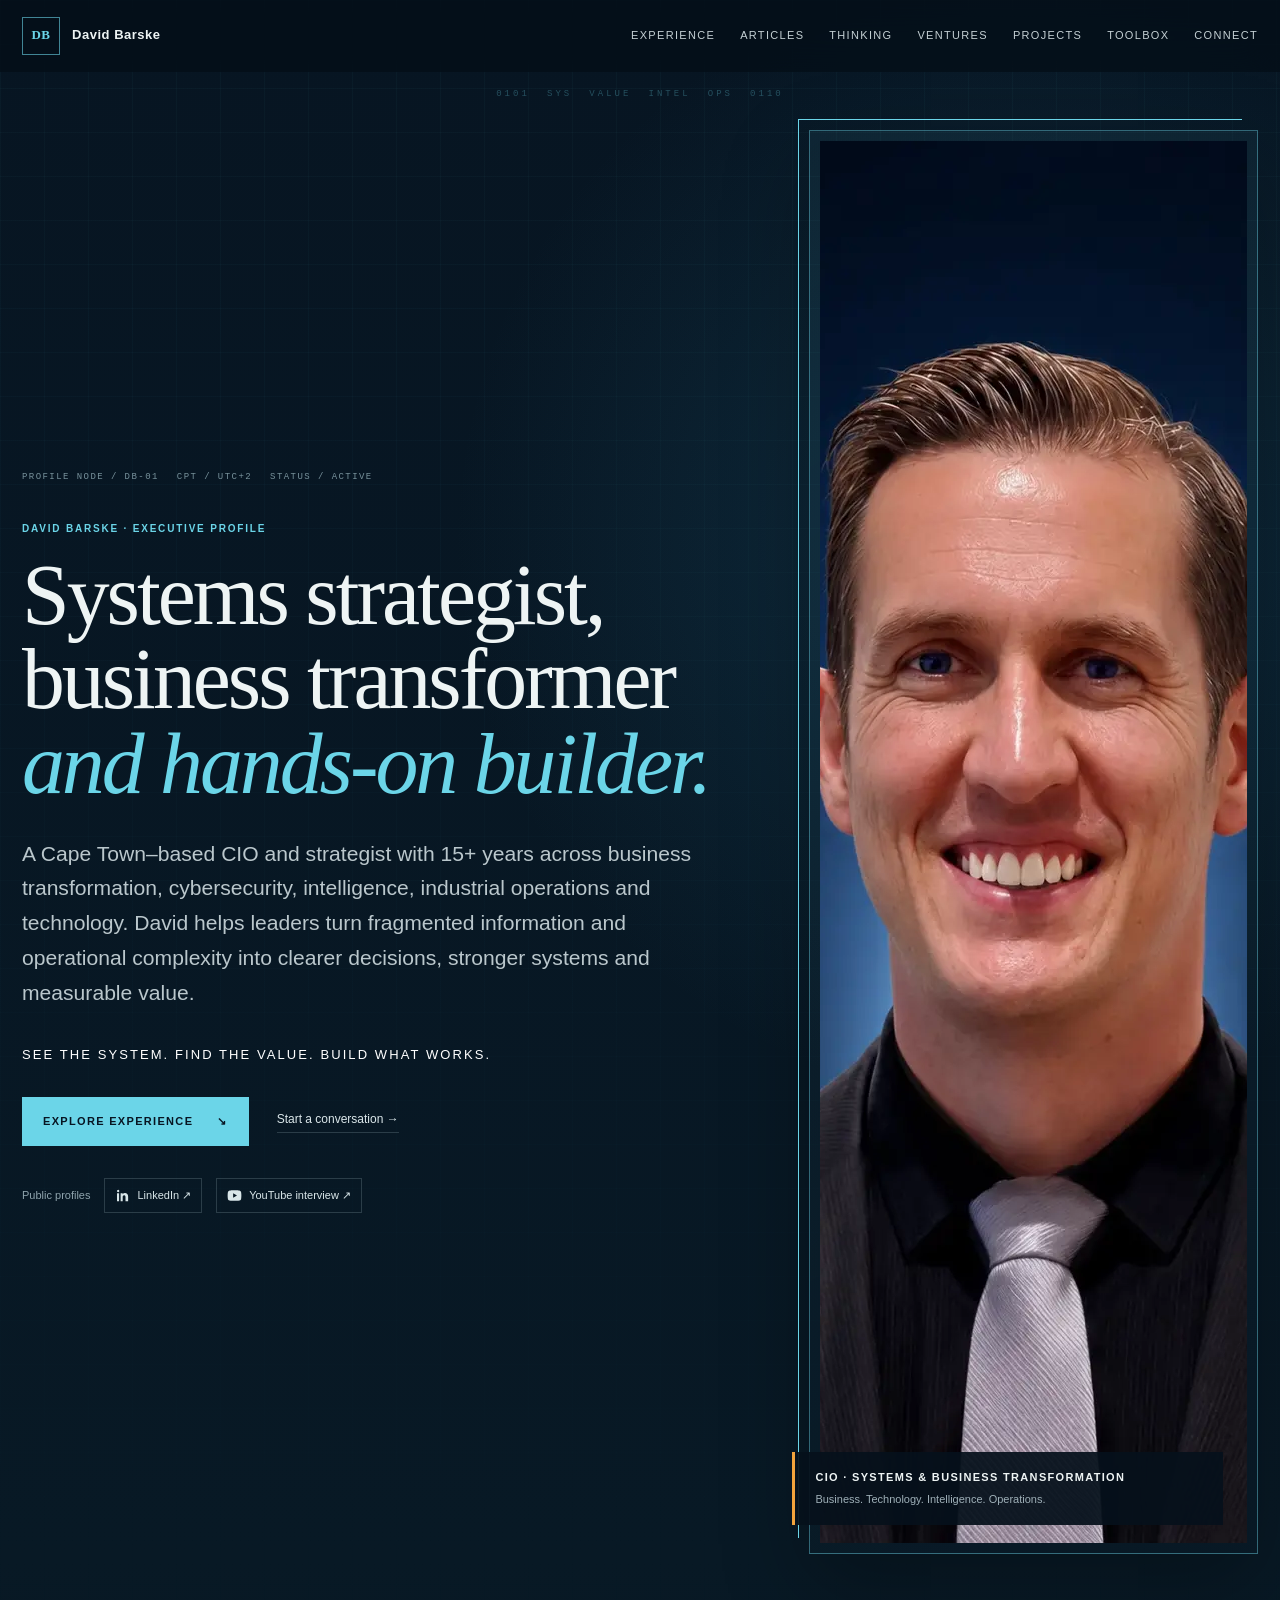
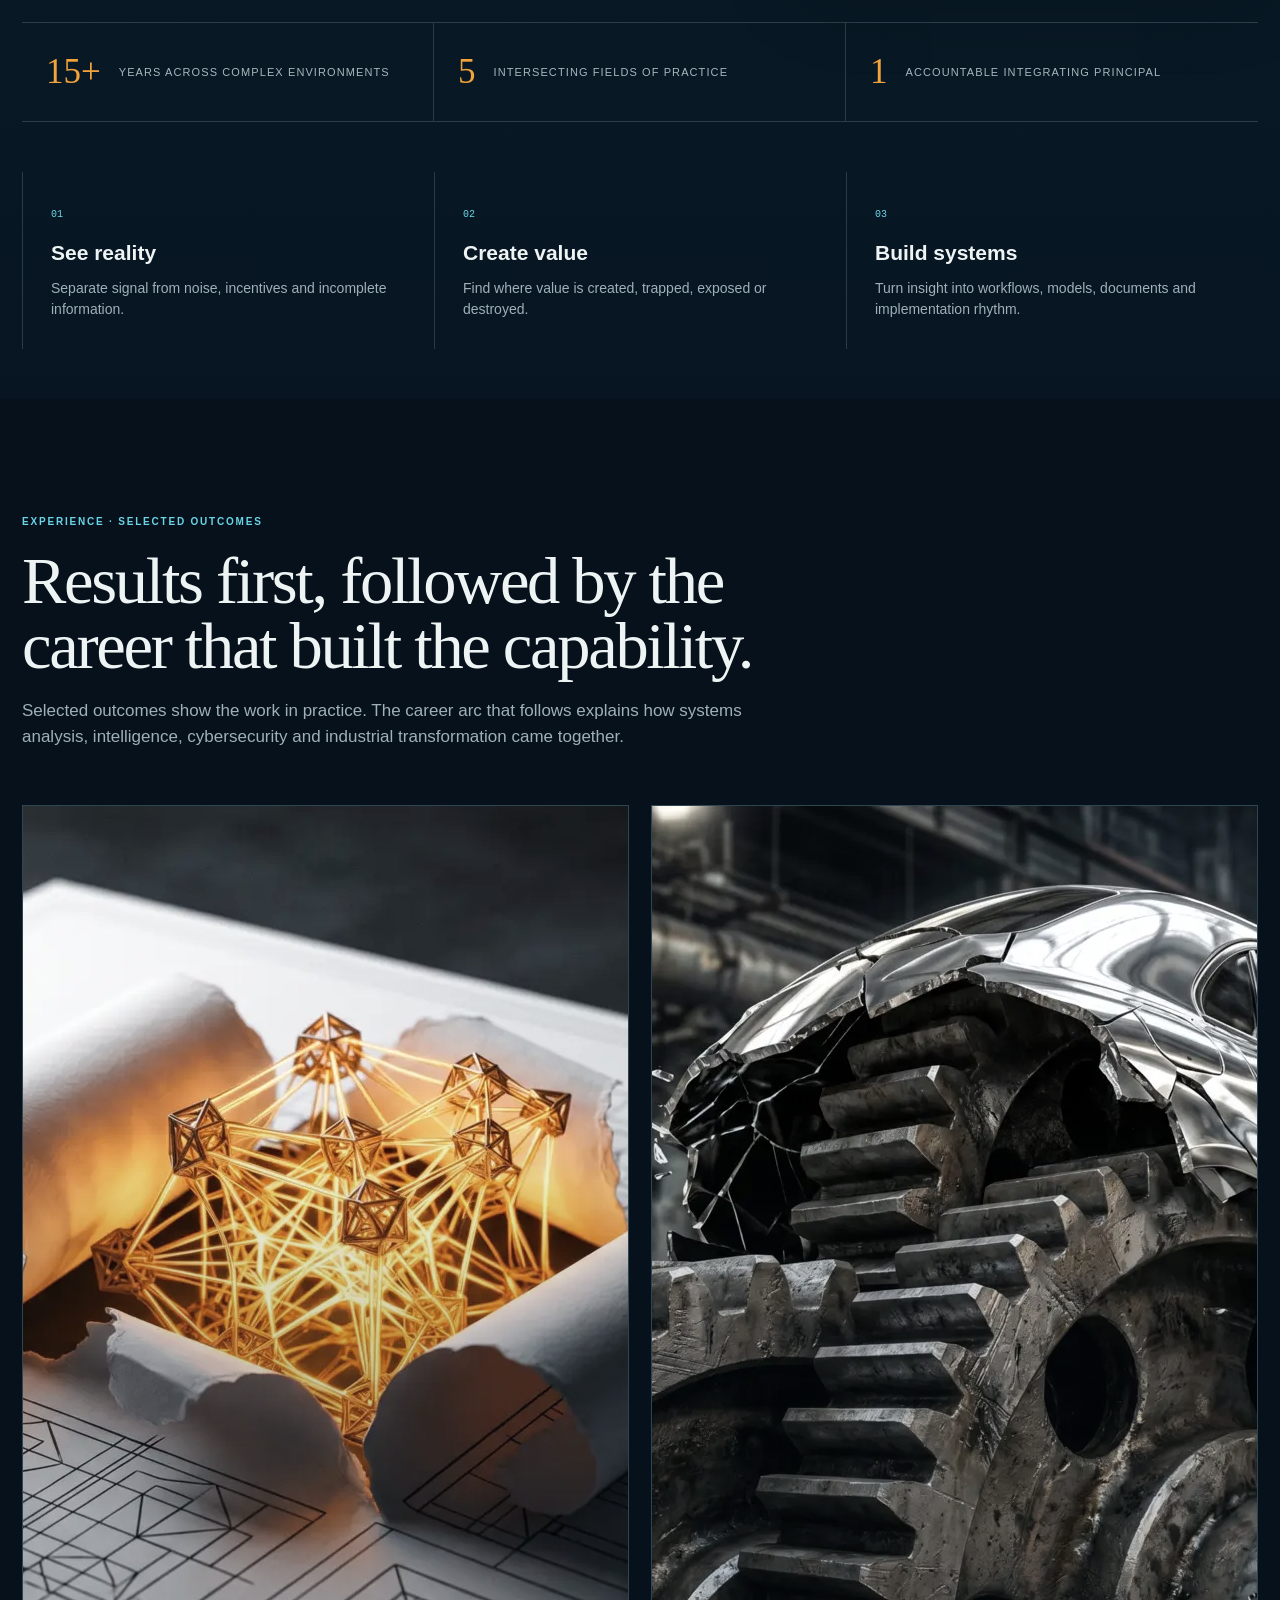
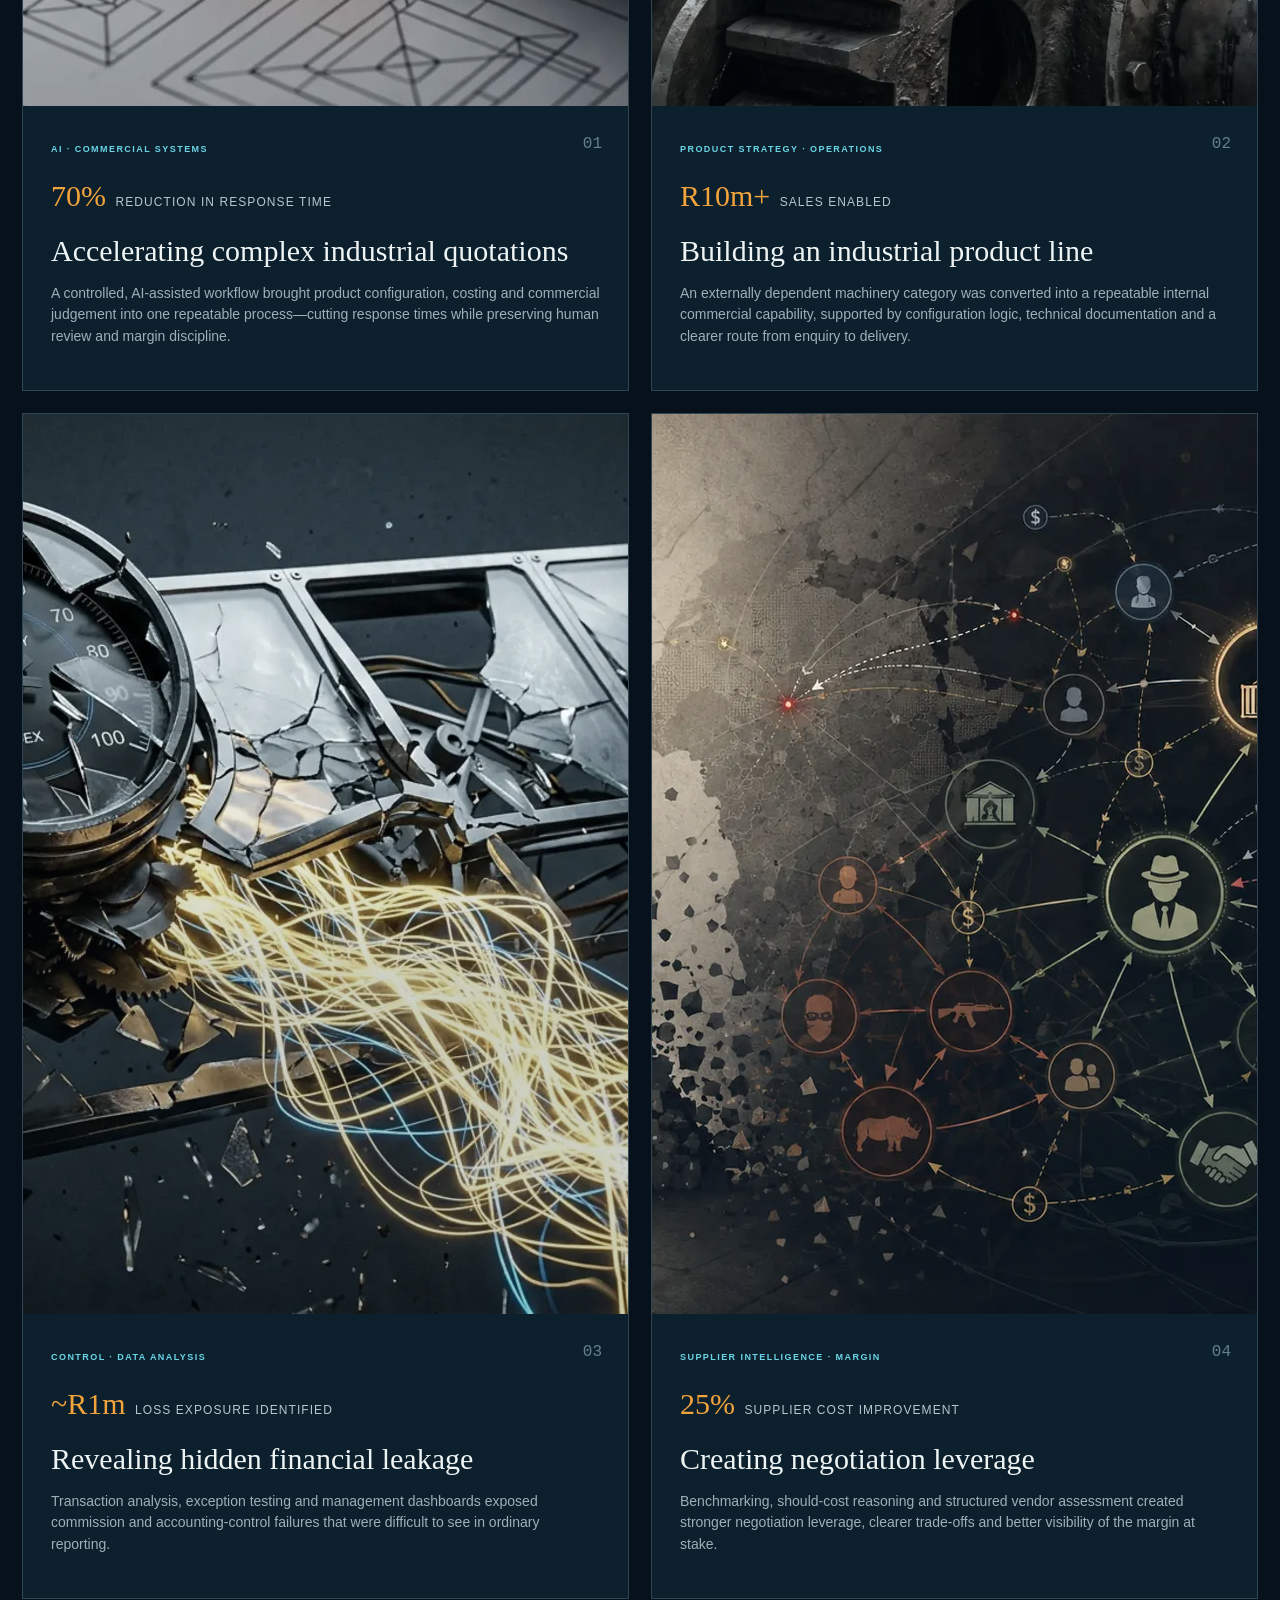
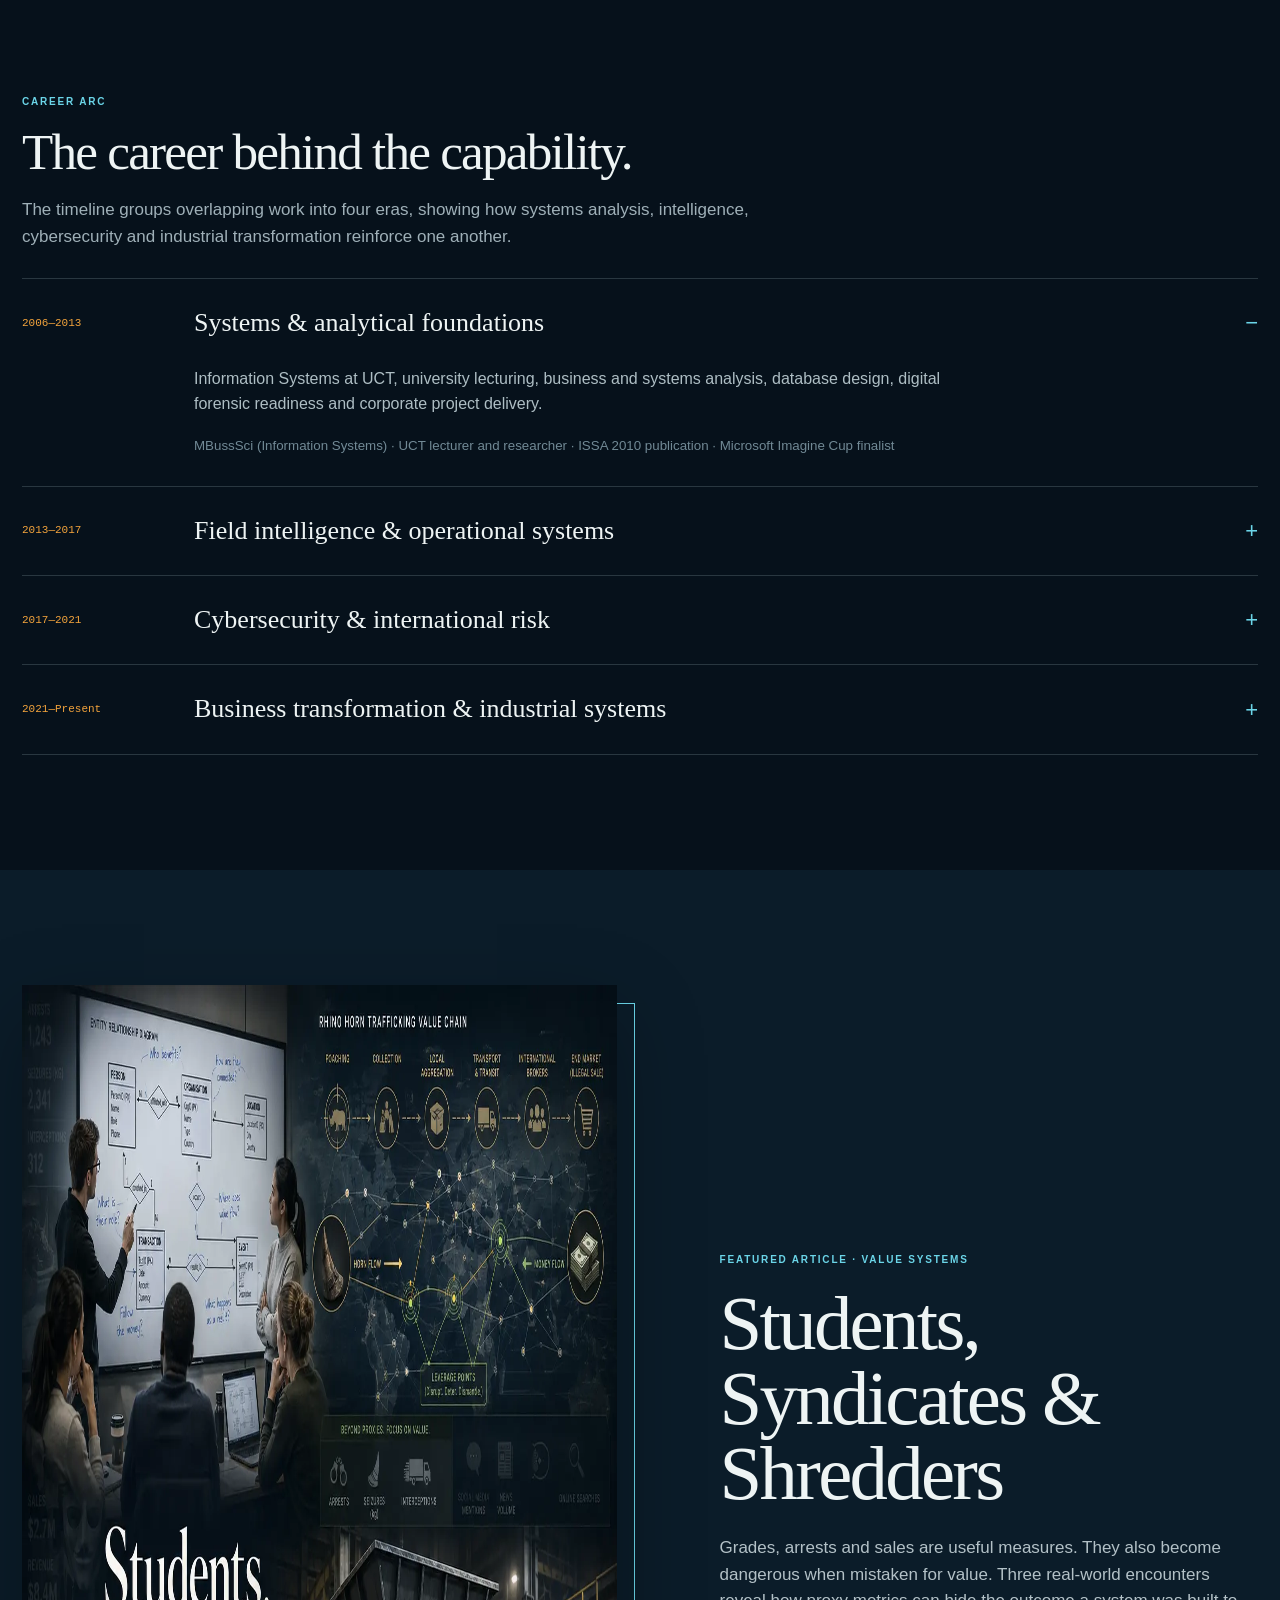
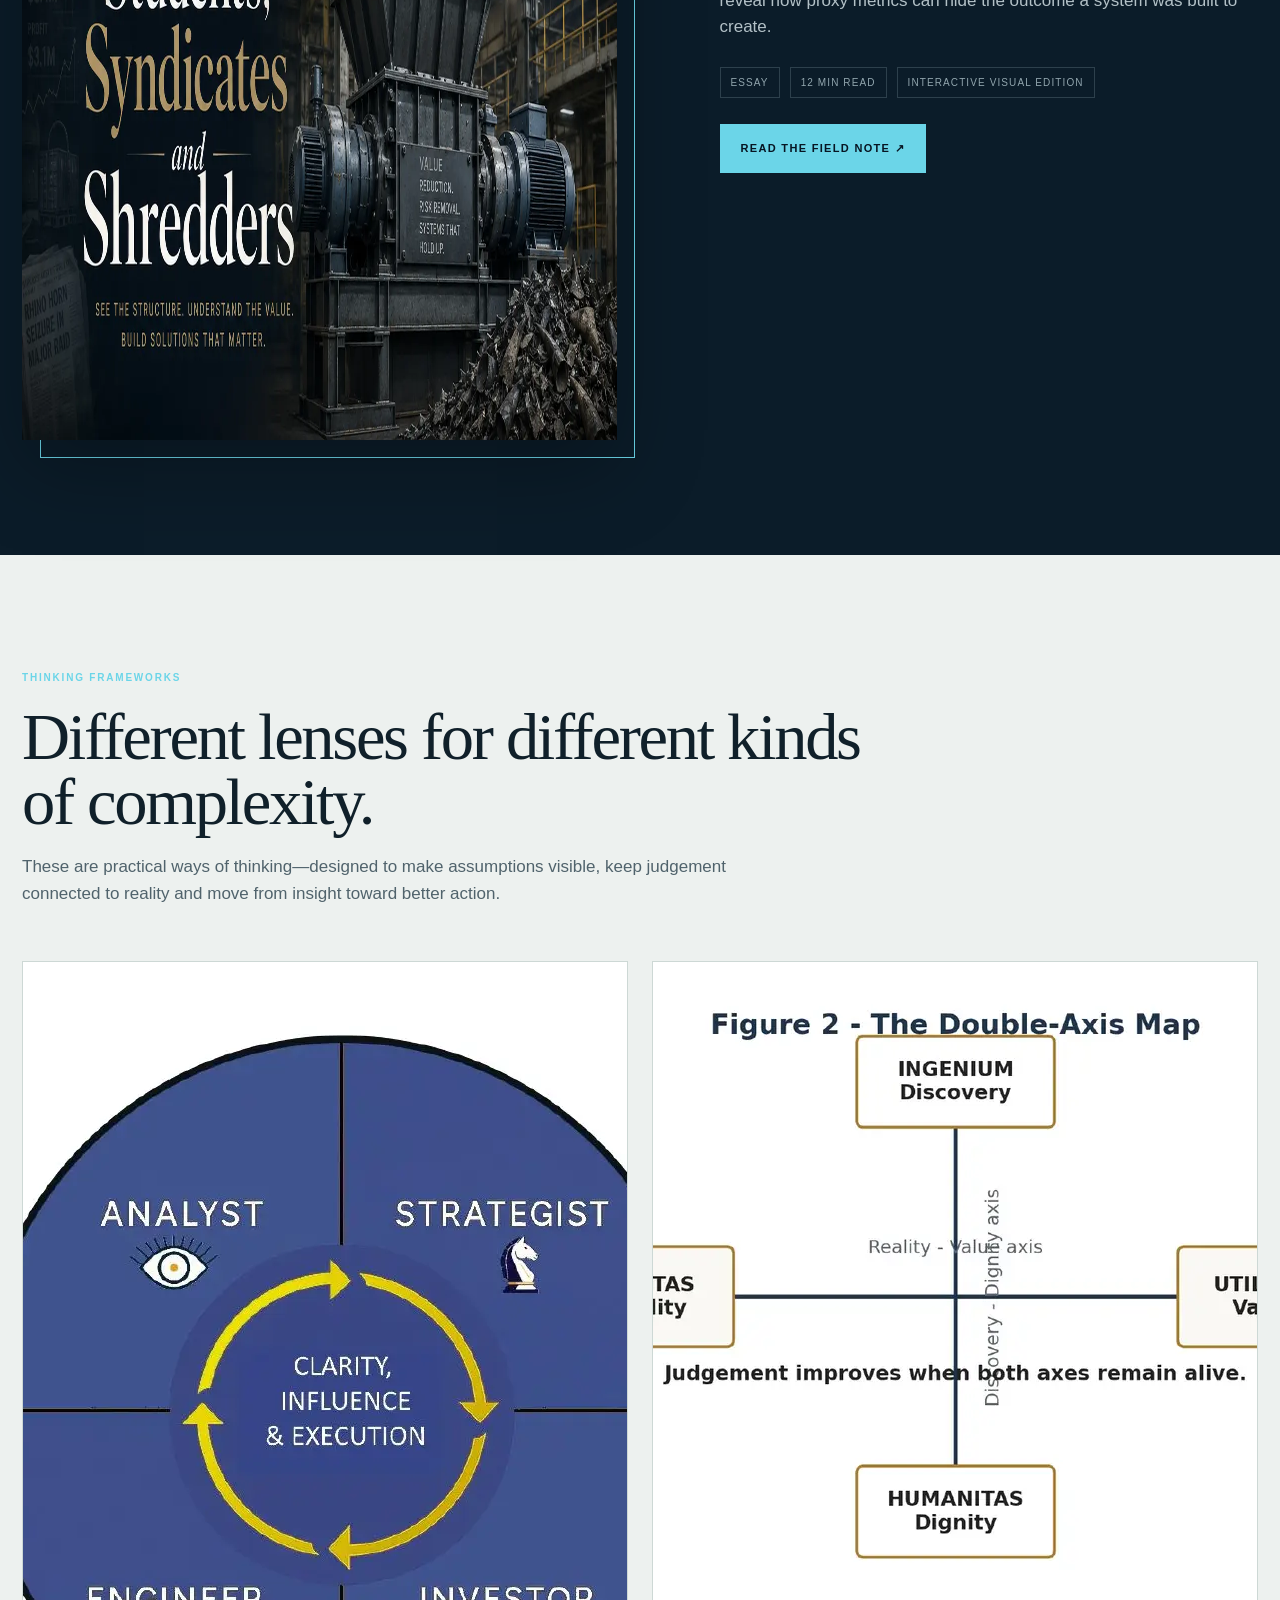
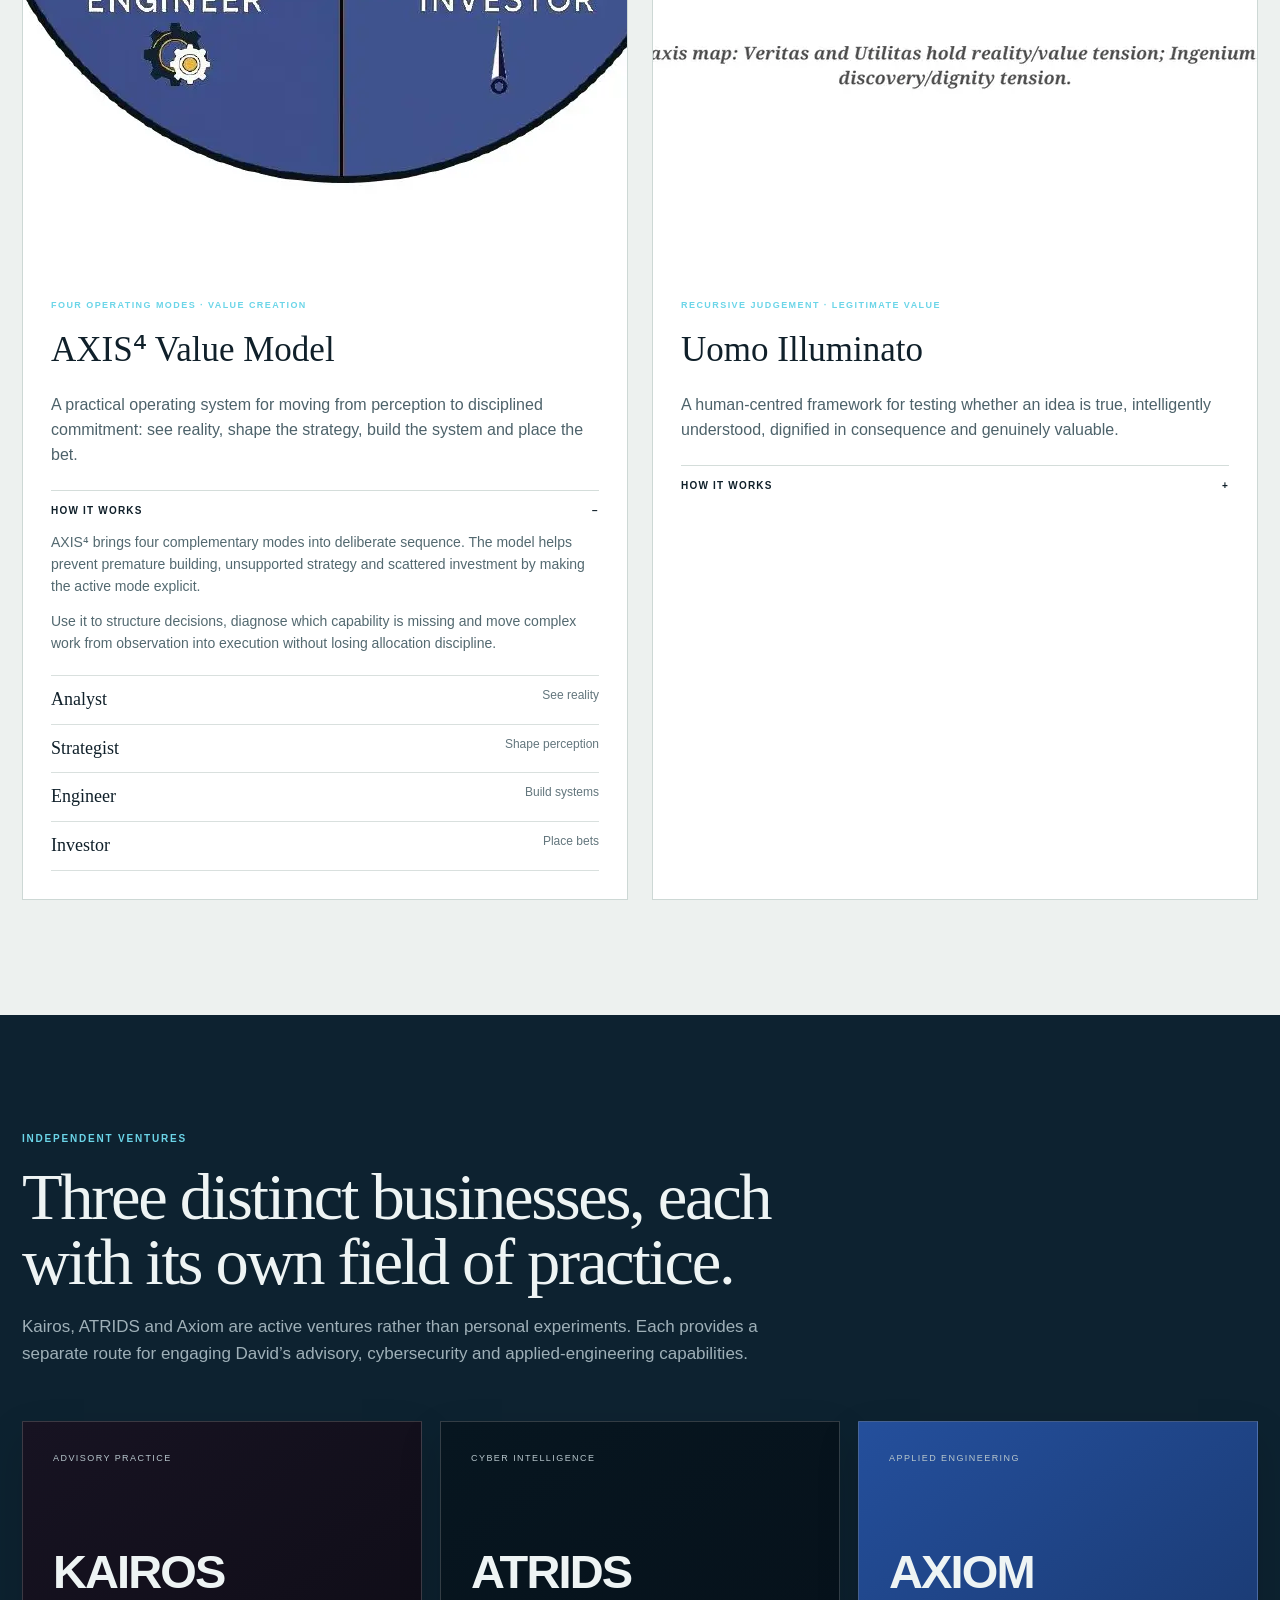
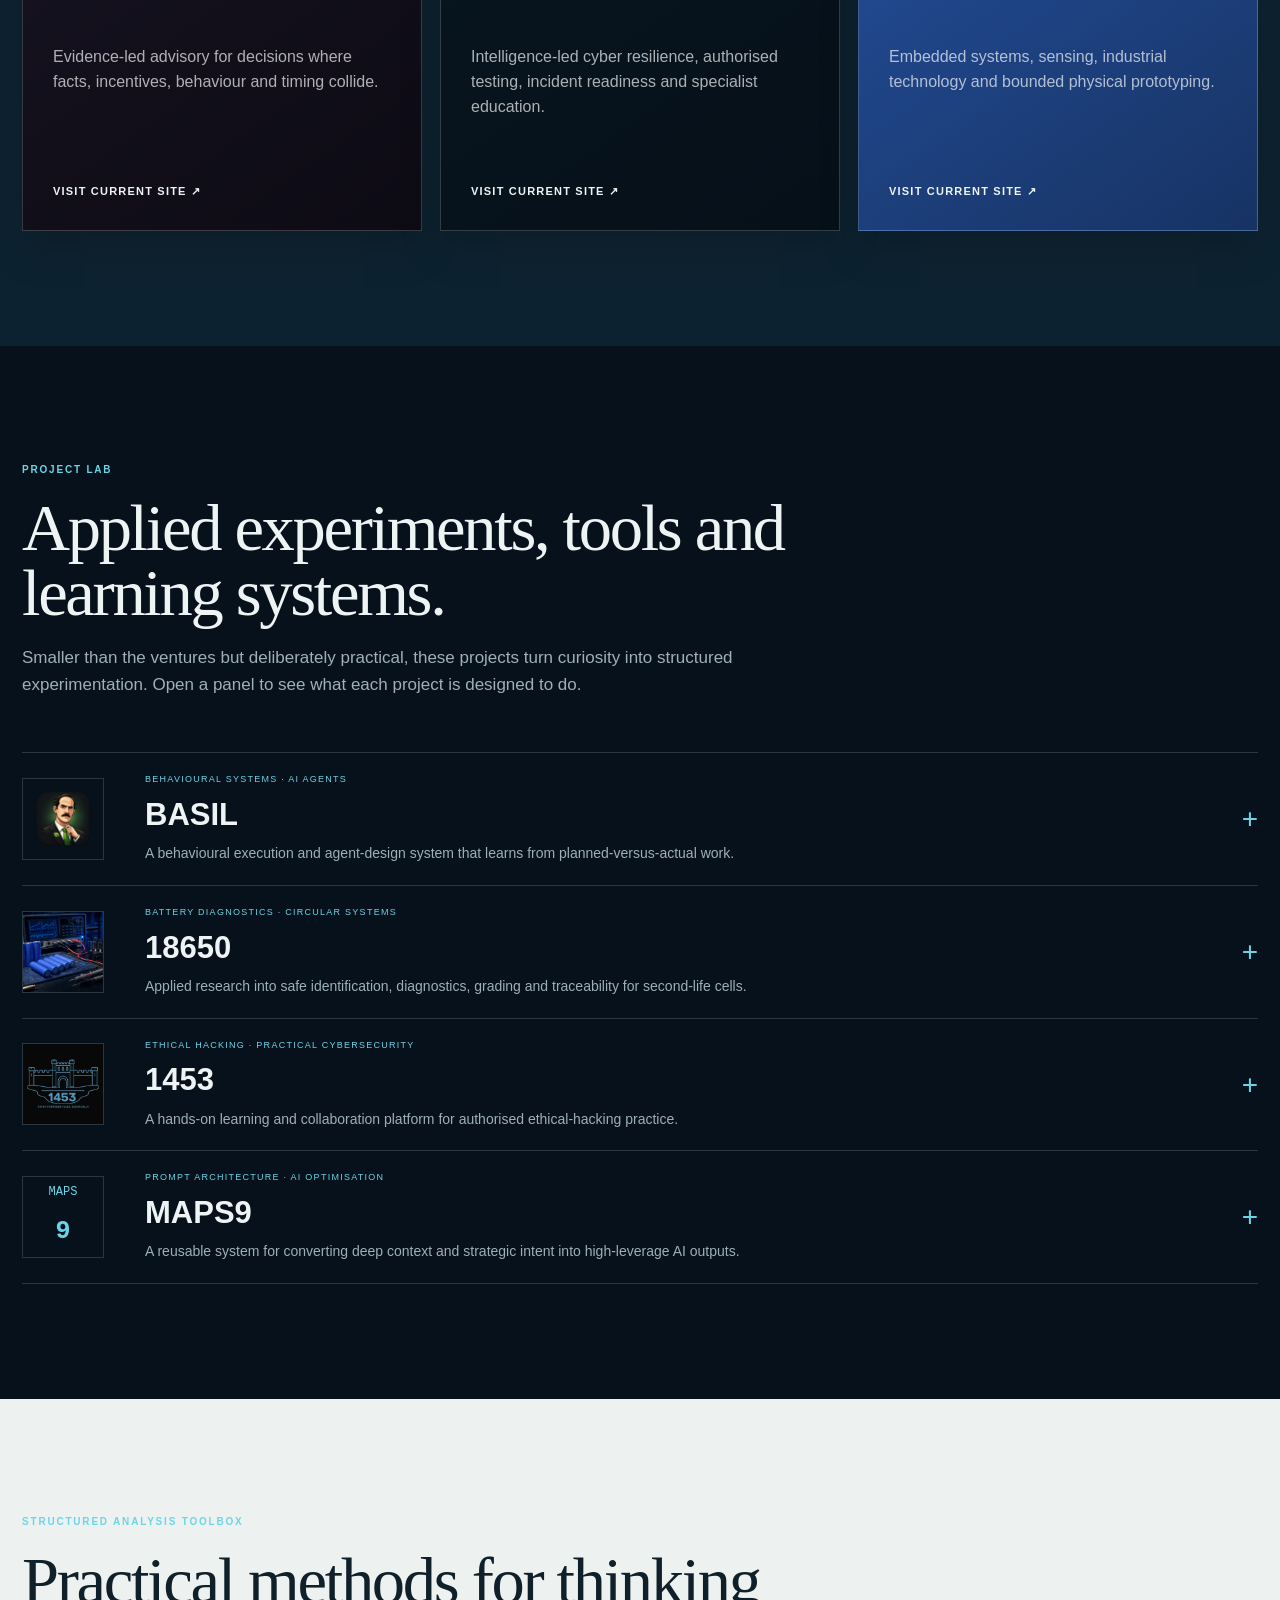
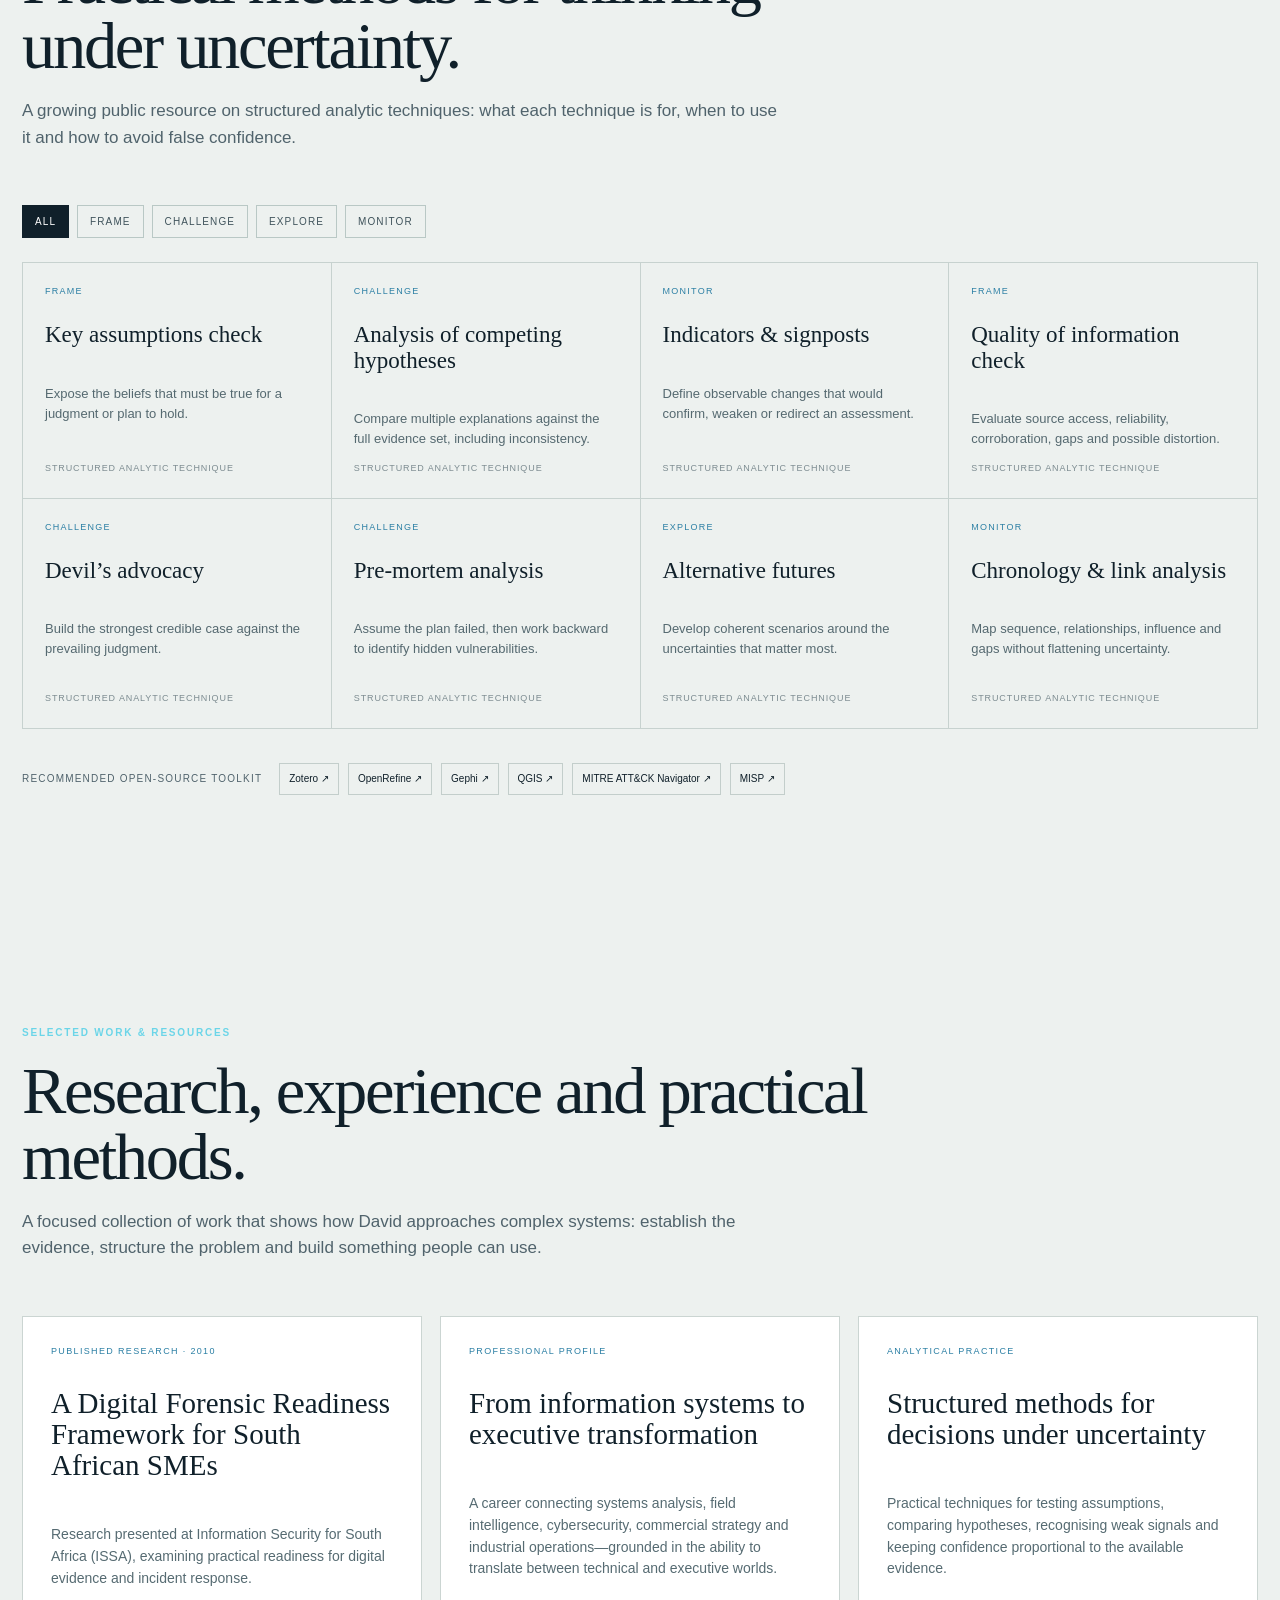
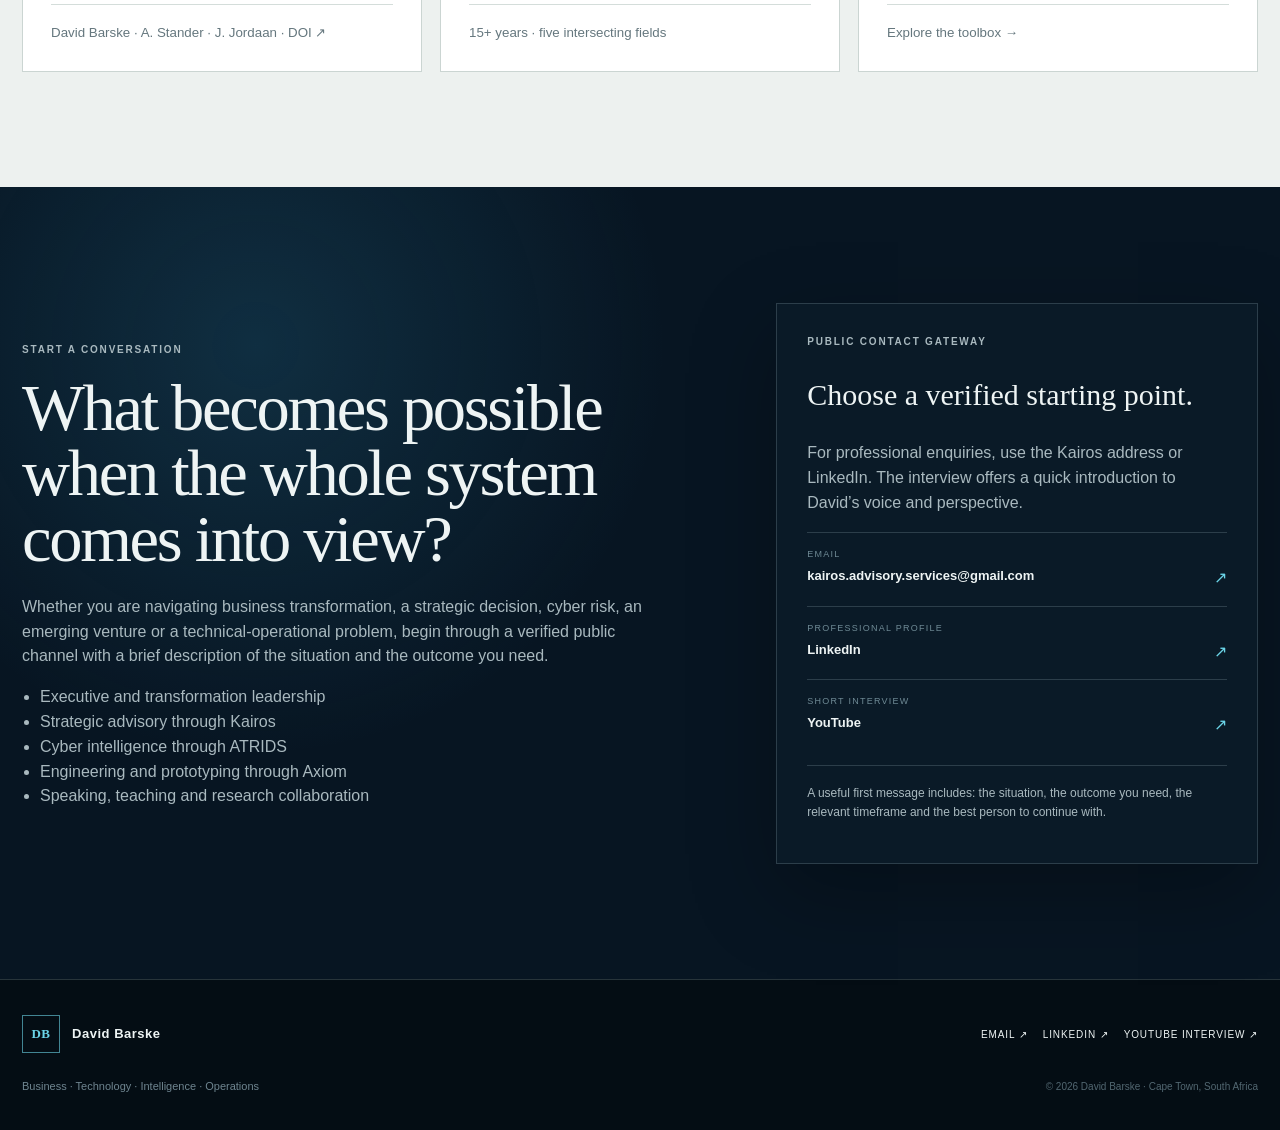
<file: _bak/index.html>
<!doctype html>
<html lang="en-ZA">
<head>
  <meta charset="utf-8">
  <meta name="viewport" content="width=device-width, initial-scale=1">
  <title>David Barske | Systems, Strategy & Business Transformation</title>
  <meta name="description" content="David Barske is a Cape Town-based systems strategist, business transformer and hands-on builder working across business, technology, intelligence and operations.">
  <meta name="theme-color" content="#071522">
  <meta name="referrer" content="strict-origin-when-cross-origin">
  <meta http-equiv="Content-Security-Policy" content="default-src 'self'; img-src 'self' data:; style-src 'self' 'unsafe-inline'; script-src 'self'; object-src 'none'; base-uri 'self'; form-action 'self' mailto:; frame-ancestors 'none'; upgrade-insecure-requests">
  <link rel="canonical" href="https://davidbarske.github.io/Profile/">
  <meta property="og:title" content="David Barske | Systems, Strategy & Business Transformation">
  <meta property="og:description" content="See the system. Find the value. Build what works.">
  <meta property="og:type" content="website">
  <meta property="og:url" content="https://davidbarske.github.io/Profile/">
  <meta property="og:image" content="https://davidbarske.github.io/Profile/david-barske-blue.webp">
  <link rel="stylesheet" href="styles.css">
  <script src="script.js" defer></script>
</head>
<body>
  <a class="skip-link" href="#profile-content">Skip to profile content</a>
  <header class="site-header" data-header>
    <a class="brand" href="#top" aria-label="David Barske home"><span class="brand-mark">DB</span><span>David Barske</span></a>
    <button class="menu-button" type="button" aria-expanded="false" aria-controls="site-nav" data-menu-button><span></span><span></span><span></span><b>Menu</b></button>
    <nav id="site-nav" class="site-nav" data-nav aria-label="Primary navigation">
      <a href="#experience">Experience</a><a href="#articles">Articles</a><a href="#thinking">Thinking</a><a href="#ventures">Ventures</a><a href="#projects">Projects</a><a href="#toolbox">Toolbox</a><a href="#contact">Connect</a>
    </nav>
  </header>

  <main id="profile-content">
    <section class="hero" id="top">
      <div class="signal-line" aria-hidden="true">0101&nbsp;&nbsp;SYS&nbsp;&nbsp;VALUE&nbsp;&nbsp;INTEL&nbsp;&nbsp;OPS&nbsp;&nbsp;0110</div>
      <div class="hero-grid page-shell">
        <div class="hero-copy reveal">
          <p class="node-label">PROFILE NODE / DB-01 <span>CPT / UTC+2</span> <span>STATUS / ACTIVE</span></p>
          <p class="eyebrow">David Barske · Executive profile</p>
          <h1>Systems strategist,<br>business transformer<br><em>and hands-on builder.</em></h1>
          <p class="hero-intro">A Cape Town–based CIO and strategist with 15+ years across business transformation, cybersecurity, intelligence, industrial operations and technology. David helps leaders turn fragmented information and operational complexity into clearer decisions, stronger systems and measurable value.</p>
          <p class="strapline">See the system. Find the value. Build what works.</p>
          <div class="hero-actions"><a class="button primary" href="#experience">Explore experience <span>↘</span></a><a class="text-link" href="#contact">Start a conversation →</a></div>
          <div class="social-strip" aria-label="Public profiles">
            <span>Public profiles</span>
            <a href="https://www.linkedin.com/in/david-barske-sa/" target="_blank" rel="noopener noreferrer" aria-label="David Barske on LinkedIn"><svg viewBox="0 0 24 24" aria-hidden="true"><path d="M6.5 8.2H3.2V21h3.3V8.2ZM4.9 3A1.9 1.9 0 1 0 5 6.8 1.9 1.9 0 0 0 4.9 3ZM21 13.7c0-3.9-2.1-5.8-4.9-5.8a4.2 4.2 0 0 0-3.8 2.1V8.2H9V21h3.3v-6.3c0-1.7.3-3.3 2.4-3.3s2.1 1.9 2.1 3.4V21H21v-7.3Z"/></svg>LinkedIn ↗</a>
            <a href="https://www.youtube.com/shorts/T9wILvRZG7Y" target="_blank" rel="noopener noreferrer" aria-label="David Barske YouTube interview"><svg viewBox="0 0 24 24" aria-hidden="true"><path d="M22.5 6.2a2.8 2.8 0 0 0-2-2C18.7 3.7 12 3.7 12 3.7s-6.7 0-8.5.5a2.8 2.8 0 0 0-2 2A29.3 29.3 0 0 0 1 12a29.3 29.3 0 0 0 .5 5.8 2.8 2.8 0 0 0 2 2c1.8.5 8.5.5 8.5.5s6.7 0 8.5-.5a2.8 2.8 0 0 0 2-2A29.3 29.3 0 0 0 23 12a29.3 29.3 0 0 0-.5-5.8ZM9.8 15.6V8.4l6.2 3.6-6.2 3.6Z"/></svg>YouTube interview ↗</a>
          </div>
        </div>
        <figure class="portrait-card reveal">
          <img src="david-barske-blue.webp" width="1122" height="1402" alt="Portrait of David Barske">
          <figcaption><b>CIO · Systems & business transformation</b><span>Business. Technology. Intelligence. Operations.</span></figcaption>
        </figure>
      </div>
      <div class="metric-row page-shell" aria-label="Profile metrics">
        <div><strong>15+</strong><span>years across complex environments</span></div><div><strong>5</strong><span>intersecting fields of practice</span></div><div><strong>1</strong><span>accountable integrating principal</span></div>
      </div>
      <div class="operating-rhythm page-shell">
        <article><span>01</span><h2>See reality</h2><p>Separate signal from noise, incentives and incomplete information.</p></article>
        <article><span>02</span><h2>Create value</h2><p>Find where value is created, trapped, exposed or destroyed.</p></article>
        <article><span>03</span><h2>Build systems</h2><p>Turn insight into workflows, models, documents and implementation rhythm.</p></article>
      </div>
    </section>

    <section class="section dark-section" id="experience">
      <div class="page-shell">
        <header class="section-heading reveal"><p class="eyebrow">Experience · Selected outcomes</p><h2>Results first, followed by the career that built the capability.</h2><p>Selected outcomes show the work in practice. The career arc that follows explains how systems analysis, intelligence, cybersecurity and industrial transformation came together.</p></header>
        <div class="outcome-grid">
          <article class="outcome-card reveal"><img src="outcomes/quoting.webp" width="1400" height="900" alt="Technical drawings and a connected digital model representing an engineering quotation workflow"><div class="card-body"><span class="card-number">01</span><p class="tag">AI · Commercial systems</p><p class="result"><strong>70%</strong> reduction in response time</p><h3>Accelerating complex industrial quotations</h3><p>A controlled, AI-assisted workflow brought product configuration, costing and commercial judgement into one repeatable process—cutting response times while preserving human review and margin discipline.</p></div></article>
          <article class="outcome-card reveal"><img src="outcomes/product-line.webp" width="1400" height="900" alt="Industrial shredding machinery in a manufacturing environment"><div class="card-body"><span class="card-number">02</span><p class="tag">Product strategy · Operations</p><p class="result"><strong>R10m+</strong> sales enabled</p><h3>Building an industrial product line</h3><p>An externally dependent machinery category was converted into a repeatable internal commercial capability, supported by configuration logic, technical documentation and a clearer route from enquiry to delivery.</p></div></article>
          <article class="outcome-card reveal"><img src="outcomes/financial-control.webp" width="1400" height="900" alt="A fractured analytical dashboard representing hidden financial exceptions"><div class="card-body"><span class="card-number">03</span><p class="tag">Control · Data analysis</p><p class="result"><strong>~R1m</strong> loss exposure identified</p><h3>Revealing hidden financial leakage</h3><p>Transaction analysis, exception testing and management dashboards exposed commission and accounting-control failures that were difficult to see in ordinary reporting.</p></div></article>
          <article class="outcome-card reveal"><img src="outcomes/supplier-intelligence.webp" width="1400" height="900" alt="A detailed network of suppliers, logistics routes and industrial stakeholders"><div class="card-body"><span class="card-number">04</span><p class="tag">Supplier intelligence · Margin</p><p class="result"><strong>25%</strong> supplier cost improvement</p><h3>Creating negotiation leverage</h3><p>Benchmarking, should-cost reasoning and structured vendor assessment created stronger negotiation leverage, clearer trade-offs and better visibility of the margin at stake.</p></div></article>
        </div>
        <div class="career-block reveal">
          <div class="section-heading compact"><p class="eyebrow">Career arc</p><h2>The career behind the capability.</h2><p>The timeline groups overlapping work into four eras, showing how systems analysis, intelligence, cybersecurity and industrial transformation reinforce one another.</p></div>
          <div class="accordion" data-accordion>
            <details open><summary><span>2006—2013</span><b>Systems & analytical foundations</b><i>−</i></summary><div><p>Information Systems at UCT, university lecturing, business and systems analysis, database design, digital forensic readiness and corporate project delivery.</p><small>MBussSci (Information Systems) · UCT lecturer and researcher · ISSA 2010 publication · Microsoft Imagine Cup finalist</small></div></details>
            <details><summary><span>2013—2017</span><b>Field intelligence & operational systems</b><i>+</i></summary><div><p>Intelligence systems, GIS, link analysis, structured reasoning and operational coordination in high-risk conservation and organised-crime-adjacent environments.</p><small>Kruger joint operations room · Pathfinder · Head of Analysis, Rhula Intelligence Solutions</small></div></details>
            <details><summary><span>2017—2021</span><b>Cybersecurity & international risk</b><i>+</i></summary><div><p>Cyber intelligence, strategic risk, secure collaboration and information analysis across African and international stakeholder environments.</p><small>Co-founder, ATRIDS SA · Head of Research & Analysis, Focus Africa · Director of Information Systems, Focused Conservation</small></div></details>
            <details><summary><span>2021—Present</span><b>Business transformation & industrial systems</b><i>+</i></summary><div><p>Founder-led transformation, operational systems, AI-assisted workflows, commercial decision support and technical-to-executive translation.</p><small>Independent advisory · CIO, Bulkmatech Cape · Kairos and Axiom venture development</small></div></details>
          </div>
        </div>
      </div>
    </section>

    <section class="section feature-section" id="articles">
      <div class="page-shell feature-grid">
        <figure class="feature-image reveal"><img src="sss/hero.webp" width="1491" height="1055" alt="Students, Syndicates and Shredders conceptual cover artwork"></figure>
        <div class="feature-copy reveal"><p class="eyebrow">Featured article · Value systems</p><h2>Students,<br>Syndicates &<br>Shredders</h2><p>Grades, arrests and sales are useful measures. They also become dangerous when mistaken for value. Three real-world encounters reveal how proxy metrics can hide the outcome a system was built to create.</p><div class="article-meta"><span>Essay</span><span>12 min read</span><span>Interactive visual edition</span></div><a class="button primary" href="students-syndicates-shredders/">Read the field note ↗</a></div>
      </div>
    </section>

    <section class="section light-section" id="thinking">
      <div class="page-shell"><header class="section-heading reveal"><p class="eyebrow">Thinking frameworks</p><h2>Different lenses for different kinds of complexity.</h2><p>These are practical ways of thinking—designed to make assumptions visible, keep judgement connected to reality and move from insight toward better action.</p></header>
        <div class="framework-grid">
          <article class="framework-card reveal"><img src="thinking/axis4.webp" width="1200" height="900" alt="The AXIS4 circular value model showing Analyst, Strategist, Engineer and Investor operating modes"><div><p class="tag">Four operating modes · Value creation</p><h3>AXIS⁴ Value Model</h3><p class="lead">A practical operating system for moving from perception to disciplined commitment: see reality, shape the strategy, build the system and place the bet.</p><details open><summary>How it works <span>−</span></summary><p>AXIS⁴ brings four complementary modes into deliberate sequence. The model helps prevent premature building, unsupported strategy and scattered investment by making the active mode explicit.</p><p>Use it to structure decisions, diagnose which capability is missing and move complex work from observation into execution without losing allocation discipline.</p><ul class="mode-list"><li><b>Analyst</b><span>See reality</span></li><li><b>Strategist</b><span>Shape perception</span></li><li><b>Engineer</b><span>Build systems</span></li><li><b>Investor</b><span>Place bets</span></li></ul></details></div></article>
          <article class="framework-card reveal"><img src="thinking/uomo-illuminato.webp" width="1200" height="900" alt="The Uomo Illuminato double-axis map connecting Veritas, Ingenium, Humanitas and Utilitas"><div><p class="tag">Recursive judgement · Legitimate value</p><h3>Uomo Illuminato</h3><p class="lead">A human-centred framework for testing whether an idea is true, intelligently understood, dignified in consequence and genuinely valuable.</p><details><summary>How it works <span>+</span></summary><p>Uomo Illuminato is not a linear checklist. Its four fields interrogate and correct one another, keeping cleverness connected to evidence, human dignity and value that is realised rather than merely claimed.</p><p>Use it where truth is uncomfortable, incentives distort behaviour, people carry hidden costs or an apparently clever solution risks becoming manipulative or extractive.</p><ul class="mode-list"><li><b>Veritas</b><span>What is real?</span></li><li><b>Ingenium</b><span>What can be discovered?</span></li><li><b>Humanitas</b><span>Who remains human?</span></li><li><b>Utilitas</b><span>What value actually lands?</span></li></ul></details></div></article>
        </div>
      </div>
    </section>

    <section class="section ventures-section" id="ventures"><div class="page-shell"><header class="section-heading reveal"><p class="eyebrow">Independent ventures</p><h2>Three distinct businesses, each with its own field of practice.</h2><p>Kairos, ATRIDS and Axiom are active ventures rather than personal experiments. Each provides a separate route for engaging David’s advisory, cybersecurity and applied-engineering capabilities.</p></header>
      <div class="venture-grid">
        <a class="venture-card kairos reveal" href="https://davidbarske.github.io/KAIROS/" target="_blank" rel="noopener noreferrer"><span class="venture-type">Advisory practice</span><h3>KAIROS</h3><p>Evidence-led advisory for decisions where facts, incentives, behaviour and timing collide.</p><b>Visit current site ↗</b></a>
        <a class="venture-card atrids reveal" href="https://davidbarske.github.io/ATRIDS-SA/" target="_blank" rel="noopener noreferrer"><span class="venture-type">Cyber intelligence</span><h3>ATRIDS</h3><p>Intelligence-led cyber resilience, authorised testing, incident readiness and specialist education.</p><b>Visit current site ↗</b></a>
        <a class="venture-card axiom reveal" href="https://davidbarske.github.io/AXIOM/" target="_blank" rel="noopener noreferrer"><span class="venture-type">Applied engineering</span><h3>AXIOM</h3><p>Embedded systems, sensing, industrial technology and bounded physical prototyping.</p><b>Visit current site ↗</b></a>
      </div></div></section>

    <section class="section dark-section" id="projects"><div class="page-shell"><header class="section-heading reveal"><p class="eyebrow">Project lab</p><h2>Applied experiments, tools and learning systems.</h2><p>Smaller than the ventures but deliberately practical, these projects turn curiosity into structured experimentation. Open a panel to see what each project is designed to do.</p></header>
      <div class="project-list">
        <details class="project-card reveal"><summary><img src="projects/basil-icon.webp" width="768" height="768" alt=""><span><small>Behavioural systems · AI agents</small><b>BASIL</b><em>A behavioural execution and agent-design system that learns from planned-versus-actual work.</em></span><i>+</i></summary><div><p>BASIL reduces capture friction, routes work through named subsystems and uses continuous feedback to improve estimation, prioritisation and follow-through. It is both a practical command system and a testbed for adaptive personal agents.</p><ul><li>Low-friction capture</li><li>Task orchestration</li><li>Behavioural feedback</li><li>Agent architecture</li></ul></div></details>
        <details class="project-card reveal"><summary><img src="projects/18650-lab.webp" width="1400" height="900" alt=""><span><small>Battery diagnostics · Circular systems</small><b>18650</b><em>Applied research into safe identification, diagnostics, grading and traceability for second-life cells.</em></span><i>+</i></summary><div><p>The project explores a repeatable evidence chain for battery decisions: identify the cell, preserve provenance, measure condition, grade potential use and keep safety controls visible throughout the process.</p><ul><li>Cell identification</li><li>Safe testing</li><li>Condition grading</li><li>Traceability</li></ul></div></details>
        <details class="project-card reveal"><summary><img src="projects/1453-icon.webp" width="1000" height="1000" alt=""><span><small>Ethical hacking · Practical cybersecurity</small><b>1453</b><em>A hands-on learning and collaboration platform for authorised ethical-hacking practice.</em></span><i>+</i></summary><div><p>1453 organises a progressive home-lab journey from operating-system and infrastructure fundamentals through controlled network assessment, field logging and practical cybersecurity exercises. Theory supports the work; authorised practice begins immediately.</p><ul><li>Home lab</li><li>Ethical testing</li><li>Field notes</li><li>Progressive skills</li></ul></div></details>
        <details class="project-card maps reveal"><summary><div class="maps-icon">MAPS<br><strong>9</strong></div><span><small>Prompt architecture · AI optimisation</small><b>MAPS9</b><em>A reusable system for converting deep context and strategic intent into high-leverage AI outputs.</em></span><i>+</i></summary><div><p>MAPS9 combines strategic thinking, cross-disciplinary synthesis and psychological insight with structured scaffolds for planning, analysis, communication, decisions and rapid prototyping. Its Byzantium Protocol adds precision, compression, contradiction checks and drift control.</p><ul><li>Prompt scaffolds</li><li>Context encoding</li><li>Rapid prototyping</li><li>Byzantium Protocol</li></ul></div></details>
      </div>
    </div></section>

    <section class="section toolbox-section" id="toolbox"><div class="page-shell"><header class="section-heading reveal"><p class="eyebrow">Structured analysis toolbox</p><h2>Practical methods for thinking under uncertainty.</h2><p>A growing public resource on structured analytic techniques: what each technique is for, when to use it and how to avoid false confidence.</p></header>
      <div class="filter-bar" role="group" aria-label="Filter analysis techniques"><button class="active" data-filter="all">All</button><button data-filter="frame">Frame</button><button data-filter="challenge">Challenge</button><button data-filter="explore">Explore</button><button data-filter="monitor">Monitor</button></div>
      <div class="tool-grid" data-tool-grid>
        <article data-category="frame"><span>Frame</span><h3>Key assumptions check</h3><p>Expose the beliefs that must be true for a judgment or plan to hold.</p><small>Structured analytic technique</small></article>
        <article data-category="challenge"><span>Challenge</span><h3>Analysis of competing hypotheses</h3><p>Compare multiple explanations against the full evidence set, including inconsistency.</p><small>Structured analytic technique</small></article>
        <article data-category="monitor"><span>Monitor</span><h3>Indicators & signposts</h3><p>Define observable changes that would confirm, weaken or redirect an assessment.</p><small>Structured analytic technique</small></article>
        <article data-category="frame"><span>Frame</span><h3>Quality of information check</h3><p>Evaluate source access, reliability, corroboration, gaps and possible distortion.</p><small>Structured analytic technique</small></article>
        <article data-category="challenge"><span>Challenge</span><h3>Devil’s advocacy</h3><p>Build the strongest credible case against the prevailing judgment.</p><small>Structured analytic technique</small></article>
        <article data-category="challenge"><span>Challenge</span><h3>Pre-mortem analysis</h3><p>Assume the plan failed, then work backward to identify hidden vulnerabilities.</p><small>Structured analytic technique</small></article>
        <article data-category="explore"><span>Explore</span><h3>Alternative futures</h3><p>Develop coherent scenarios around the uncertainties that matter most.</p><small>Structured analytic technique</small></article>
        <article data-category="monitor"><span>Monitor</span><h3>Chronology & link analysis</h3><p>Map sequence, relationships, influence and gaps without flattening uncertainty.</p><small>Structured analytic technique</small></article>
      </div>
      <div class="toolkit reveal"><span>Recommended open-source toolkit</span><a href="https://www.zotero.org/" target="_blank" rel="noopener noreferrer">Zotero ↗</a><a href="https://openrefine.org/" target="_blank" rel="noopener noreferrer">OpenRefine ↗</a><a href="https://gephi.org/" target="_blank" rel="noopener noreferrer">Gephi ↗</a><a href="https://www.qgis.org/" target="_blank" rel="noopener noreferrer">QGIS ↗</a><a href="https://mitre-attack.github.io/attack-navigator/" target="_blank" rel="noopener noreferrer">MITRE ATT&CK Navigator ↗</a><a href="https://www.misp-project.org/" target="_blank" rel="noopener noreferrer">MISP ↗</a></div>
    </div></section>

    <section class="section resources-section"><div class="page-shell"><header class="section-heading reveal"><p class="eyebrow">Selected work & resources</p><h2>Research, experience and practical methods.</h2><p>A focused collection of work that shows how David approaches complex systems: establish the evidence, structure the problem and build something people can use.</p></header>
      <div class="resource-grid">
        <a class="resource-card reveal" href="https://doi.org/10.1109/ISSA.2010.5588281" target="_blank" rel="noopener noreferrer"><span>Published research · 2010</span><h3>A Digital Forensic Readiness Framework for South African SMEs</h3><p>Research presented at Information Security for South Africa (ISSA), examining practical readiness for digital evidence and incident response.</p><small>David Barske · A. Stander · J. Jordaan · DOI ↗</small></a>
        <article class="resource-card reveal"><span>Professional profile</span><h3>From information systems to executive transformation</h3><p>A career connecting systems analysis, field intelligence, cybersecurity, commercial strategy and industrial operations—grounded in the ability to translate between technical and executive worlds.</p><small>15+ years · five intersecting fields</small></article>
        <a class="resource-card reveal" href="#toolbox"><span>Analytical practice</span><h3>Structured methods for decisions under uncertainty</h3><p>Practical techniques for testing assumptions, comparing hypotheses, recognising weak signals and keeping confidence proportional to the available evidence.</p><small>Explore the toolbox →</small></a>
      </div>
    </div></section>

    <section class="section contact-section" id="contact"><div class="page-shell contact-grid"><div class="reveal"><p class="eyebrow">Start a conversation</p><h2>What becomes possible when the whole system comes into view?</h2><p>Whether you are navigating business transformation, a strategic decision, cyber risk, an emerging venture or a technical-operational problem, begin through a verified public channel with a brief description of the situation and the outcome you need.</p><ul><li>Executive and transformation leadership</li><li>Strategic advisory through Kairos</li><li>Cyber intelligence through ATRIDS</li><li>Engineering and prototyping through Axiom</li><li>Speaking, teaching and research collaboration</li></ul></div>
      <aside class="contact-gateway reveal"><p class="eyebrow">Public contact gateway</p><h3>Choose a verified starting point.</h3><p>For professional enquiries, use the Kairos address or LinkedIn. The interview offers a quick introduction to David’s voice and perspective.</p><a class="contact-option" href="mailto:kairos.advisory.services@gmail.com?subject=Professional%20enquiry%20for%20David%20Barske"><span>Email</span><b>kairos.advisory.services@gmail.com</b><i>↗</i></a><a class="contact-option" href="https://www.linkedin.com/in/david-barske-sa/" target="_blank" rel="noopener noreferrer"><span>Professional profile</span><b>LinkedIn</b><i>↗</i></a><a class="contact-option" href="https://www.youtube.com/shorts/T9wILvRZG7Y" target="_blank" rel="noopener noreferrer"><span>Short interview</span><b>YouTube</b><i>↗</i></a><p class="message-guide">A useful first message includes: the situation, the outcome you need, the relevant timeframe and the best person to continue with.</p></aside>
    </div></section>
  </main>

  <footer class="site-footer"><div class="page-shell"><a class="brand" href="#top"><span class="brand-mark">DB</span><span>David Barske</span></a><div class="footer-links"><a href="mailto:kairos.advisory.services@gmail.com">Email ↗</a><a href="https://www.linkedin.com/in/david-barske-sa/" target="_blank" rel="noopener noreferrer">LinkedIn ↗</a><a href="https://www.youtube.com/shorts/T9wILvRZG7Y" target="_blank" rel="noopener noreferrer">YouTube interview ↗</a></div><p>Business · Technology · Intelligence · Operations</p><small>© <span data-year>2026</span> David Barske · Cape Town, South Africa</small></div></footer>
</body>
</html>
</file>
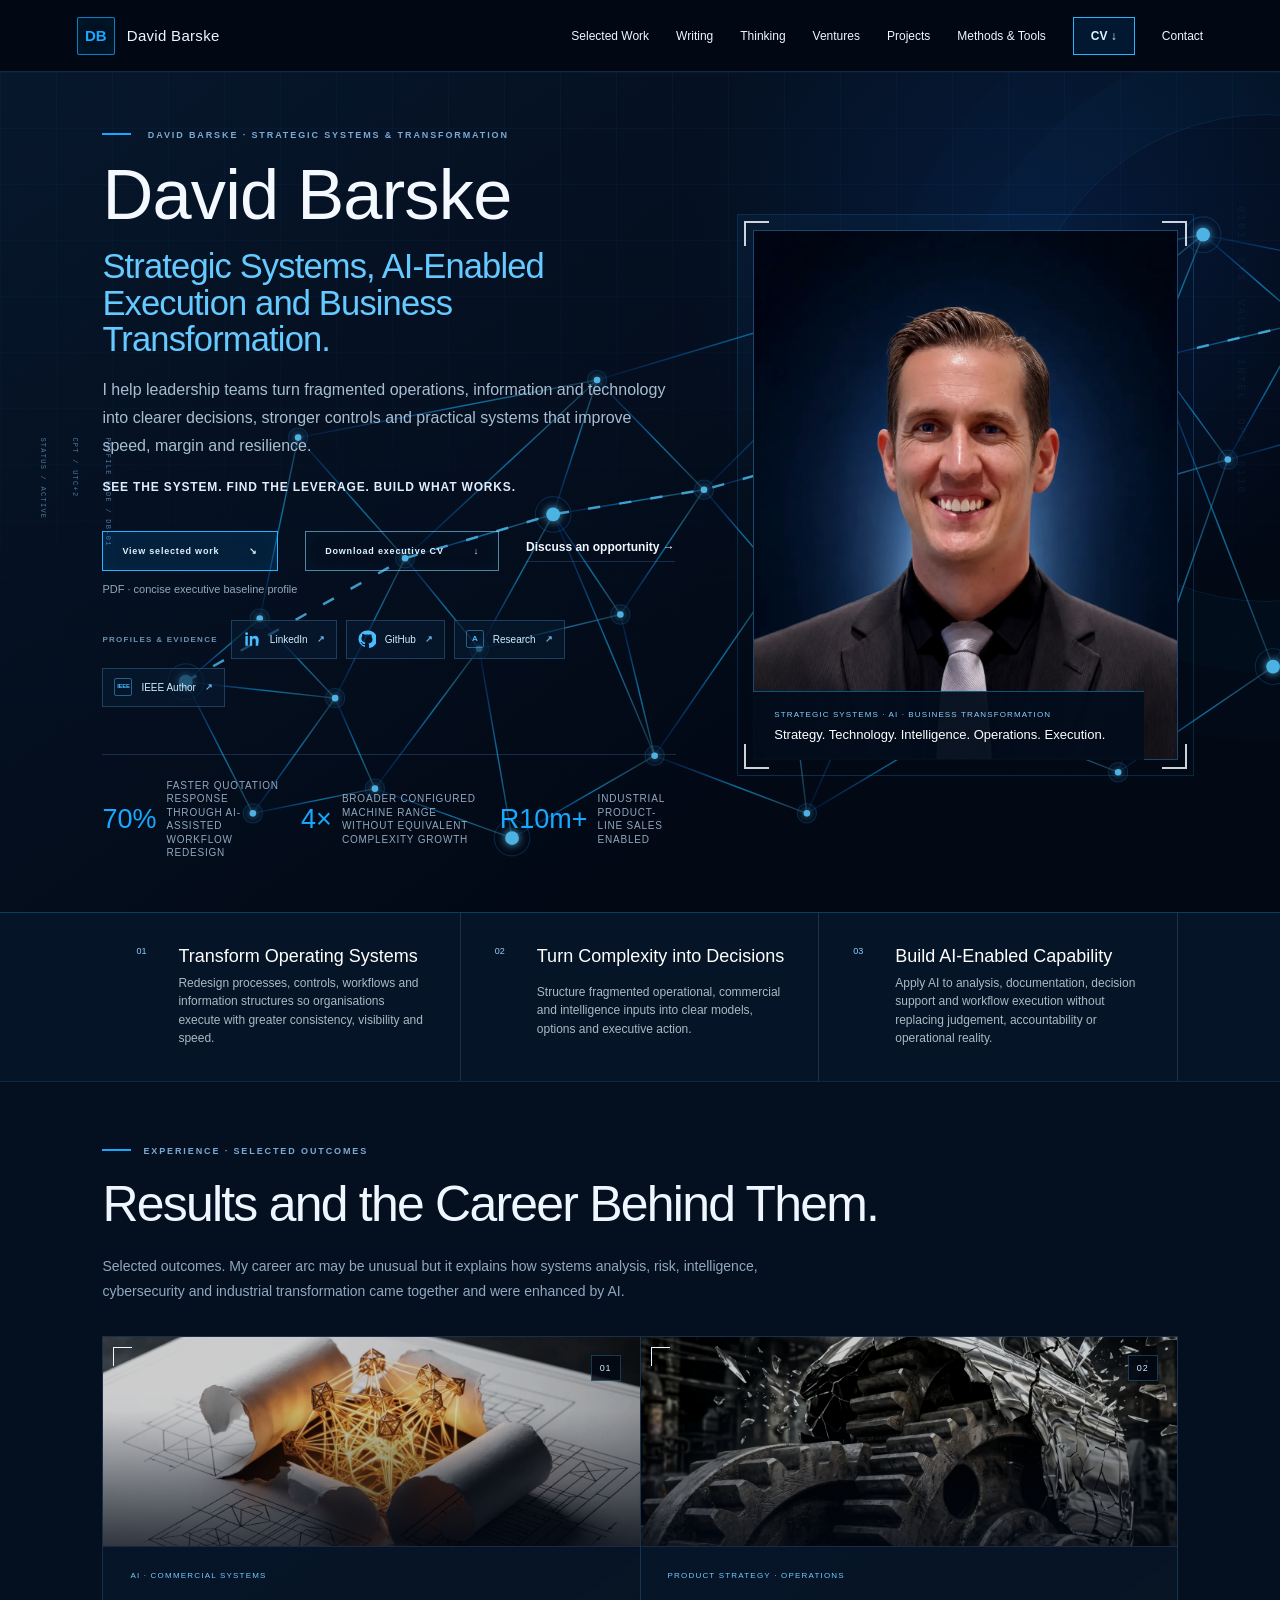
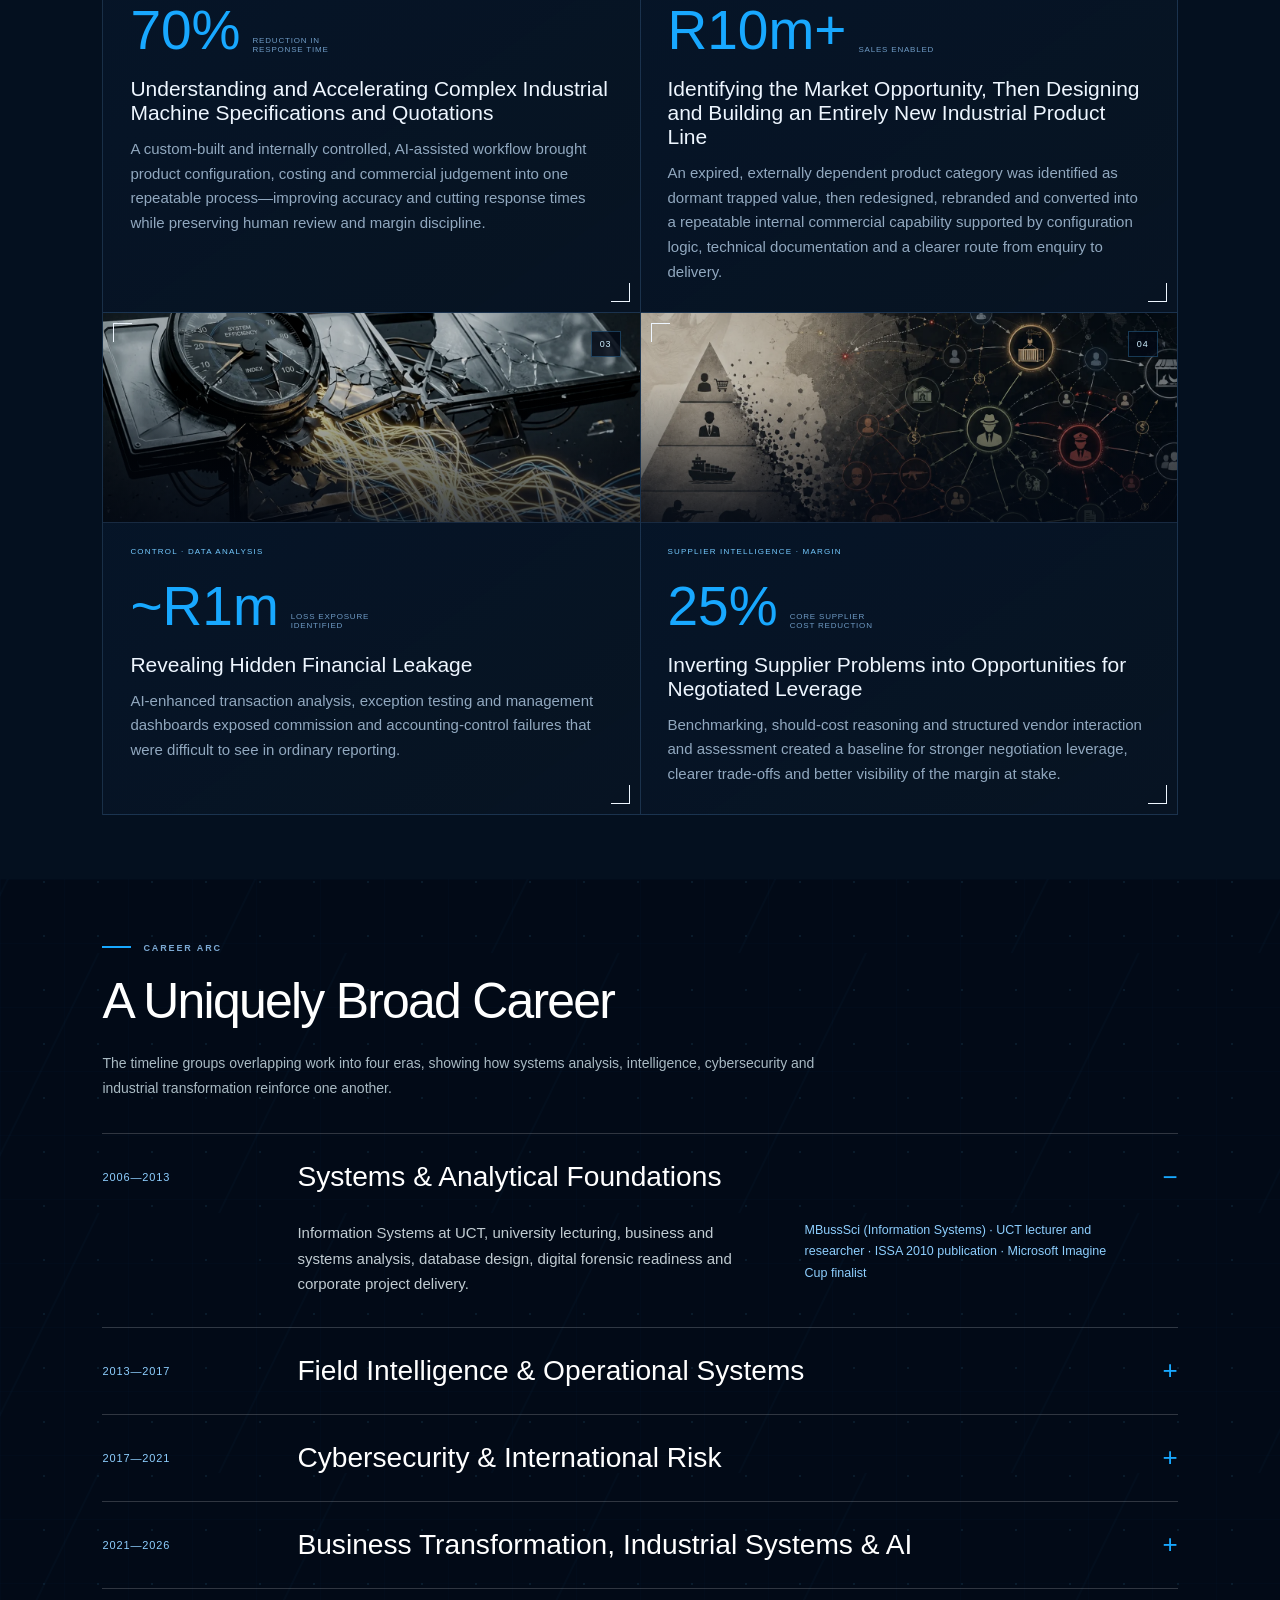
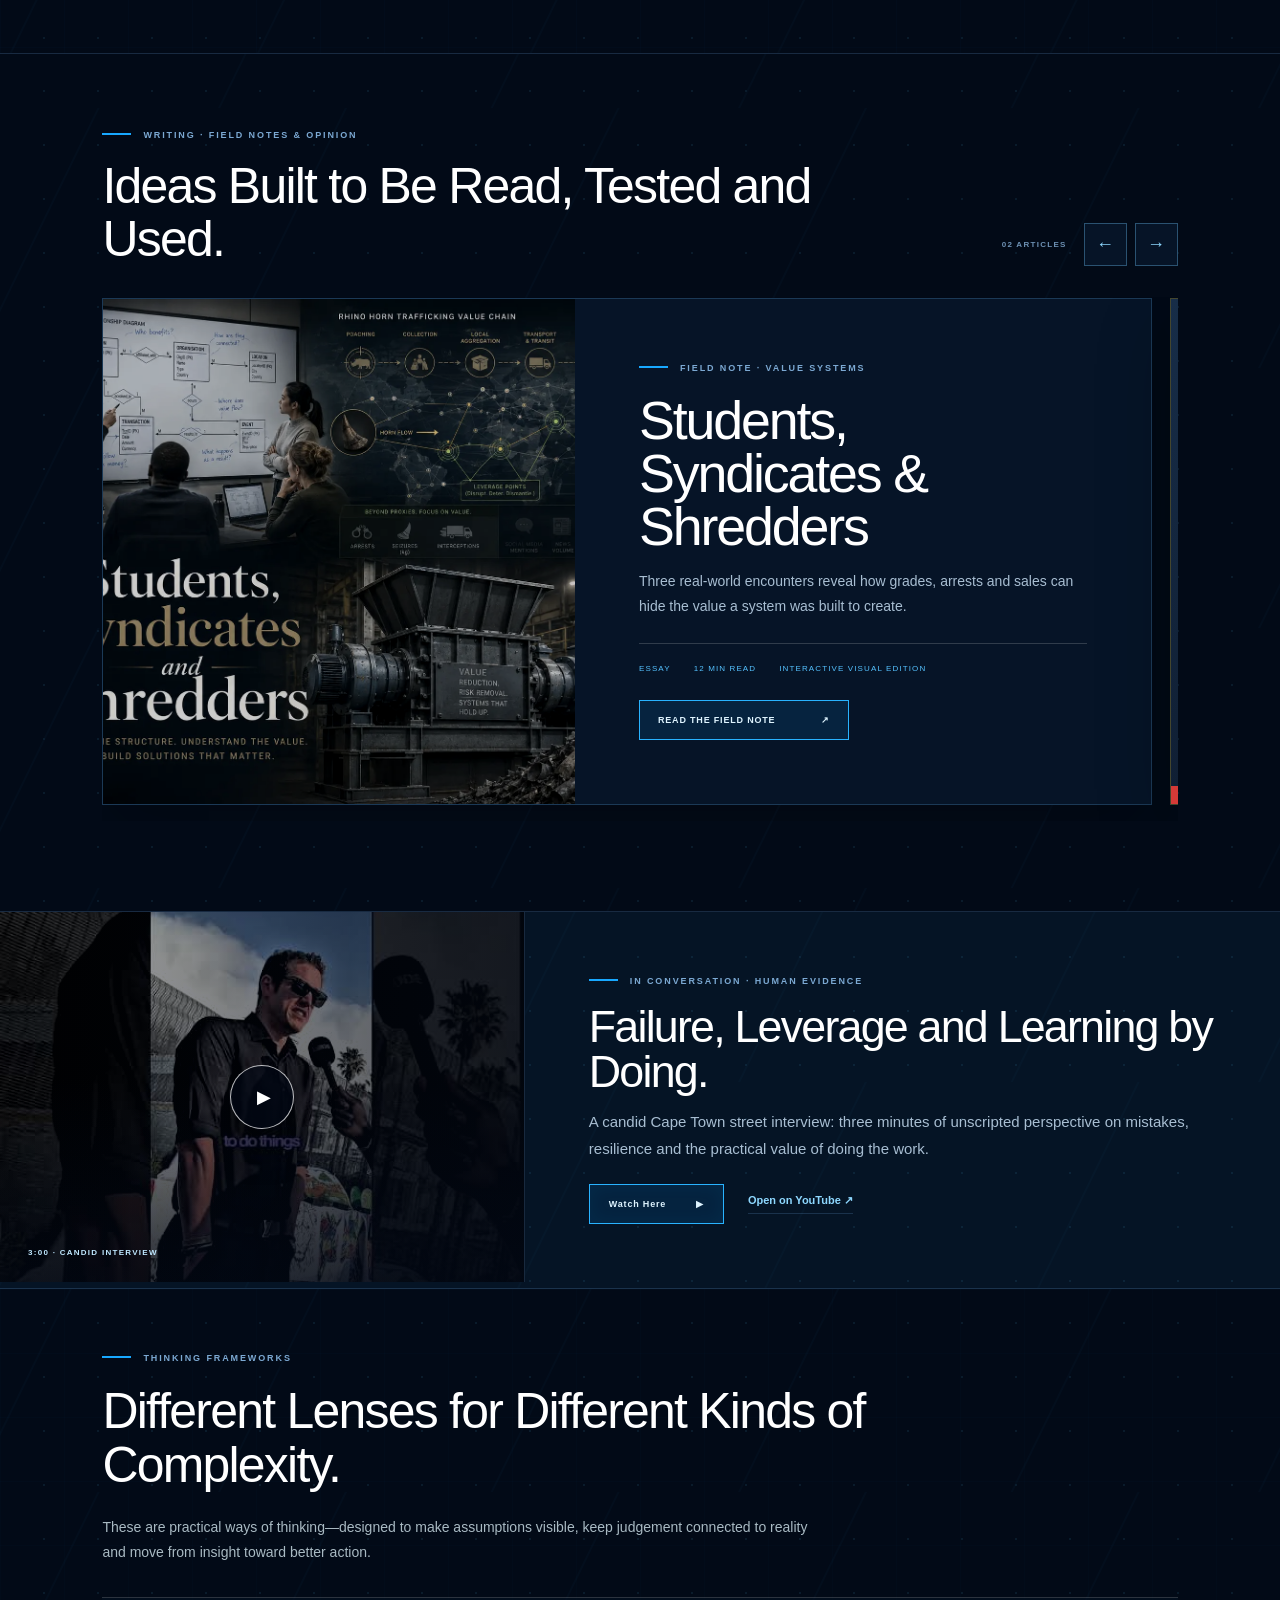
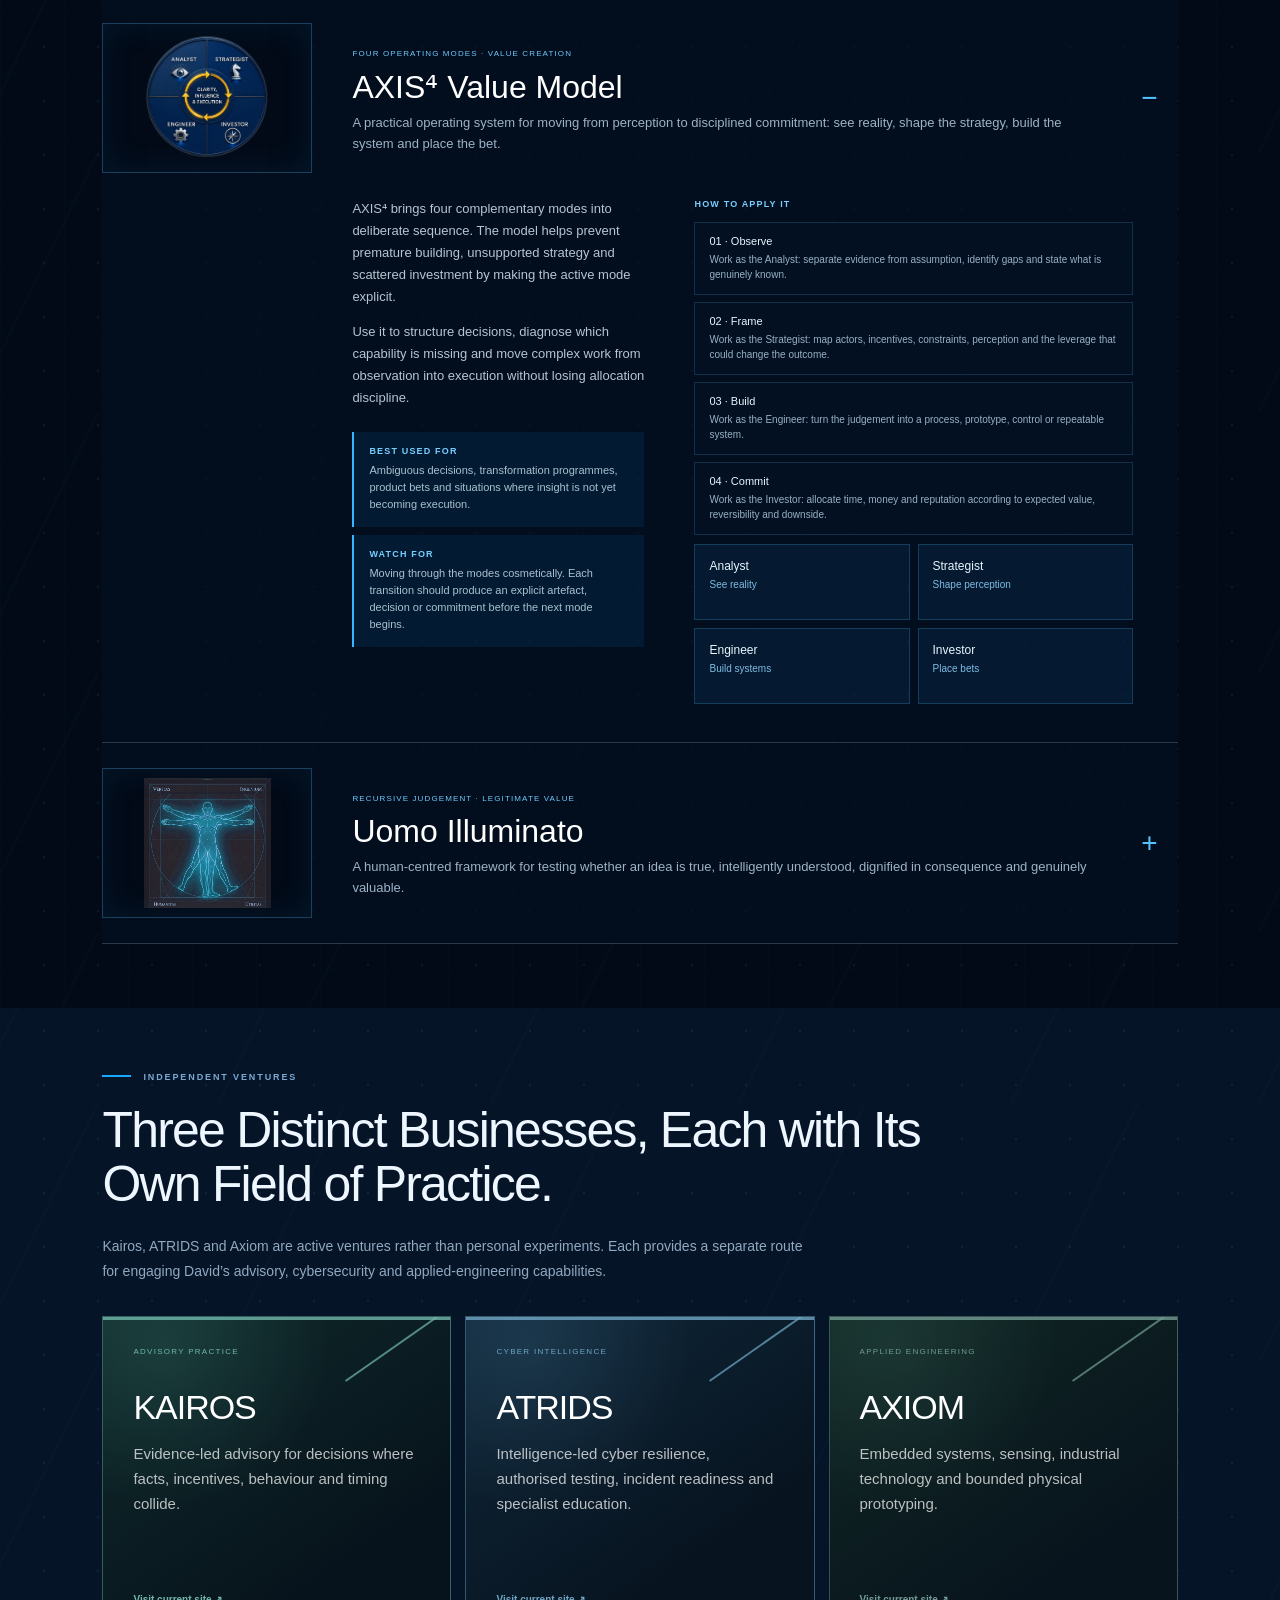
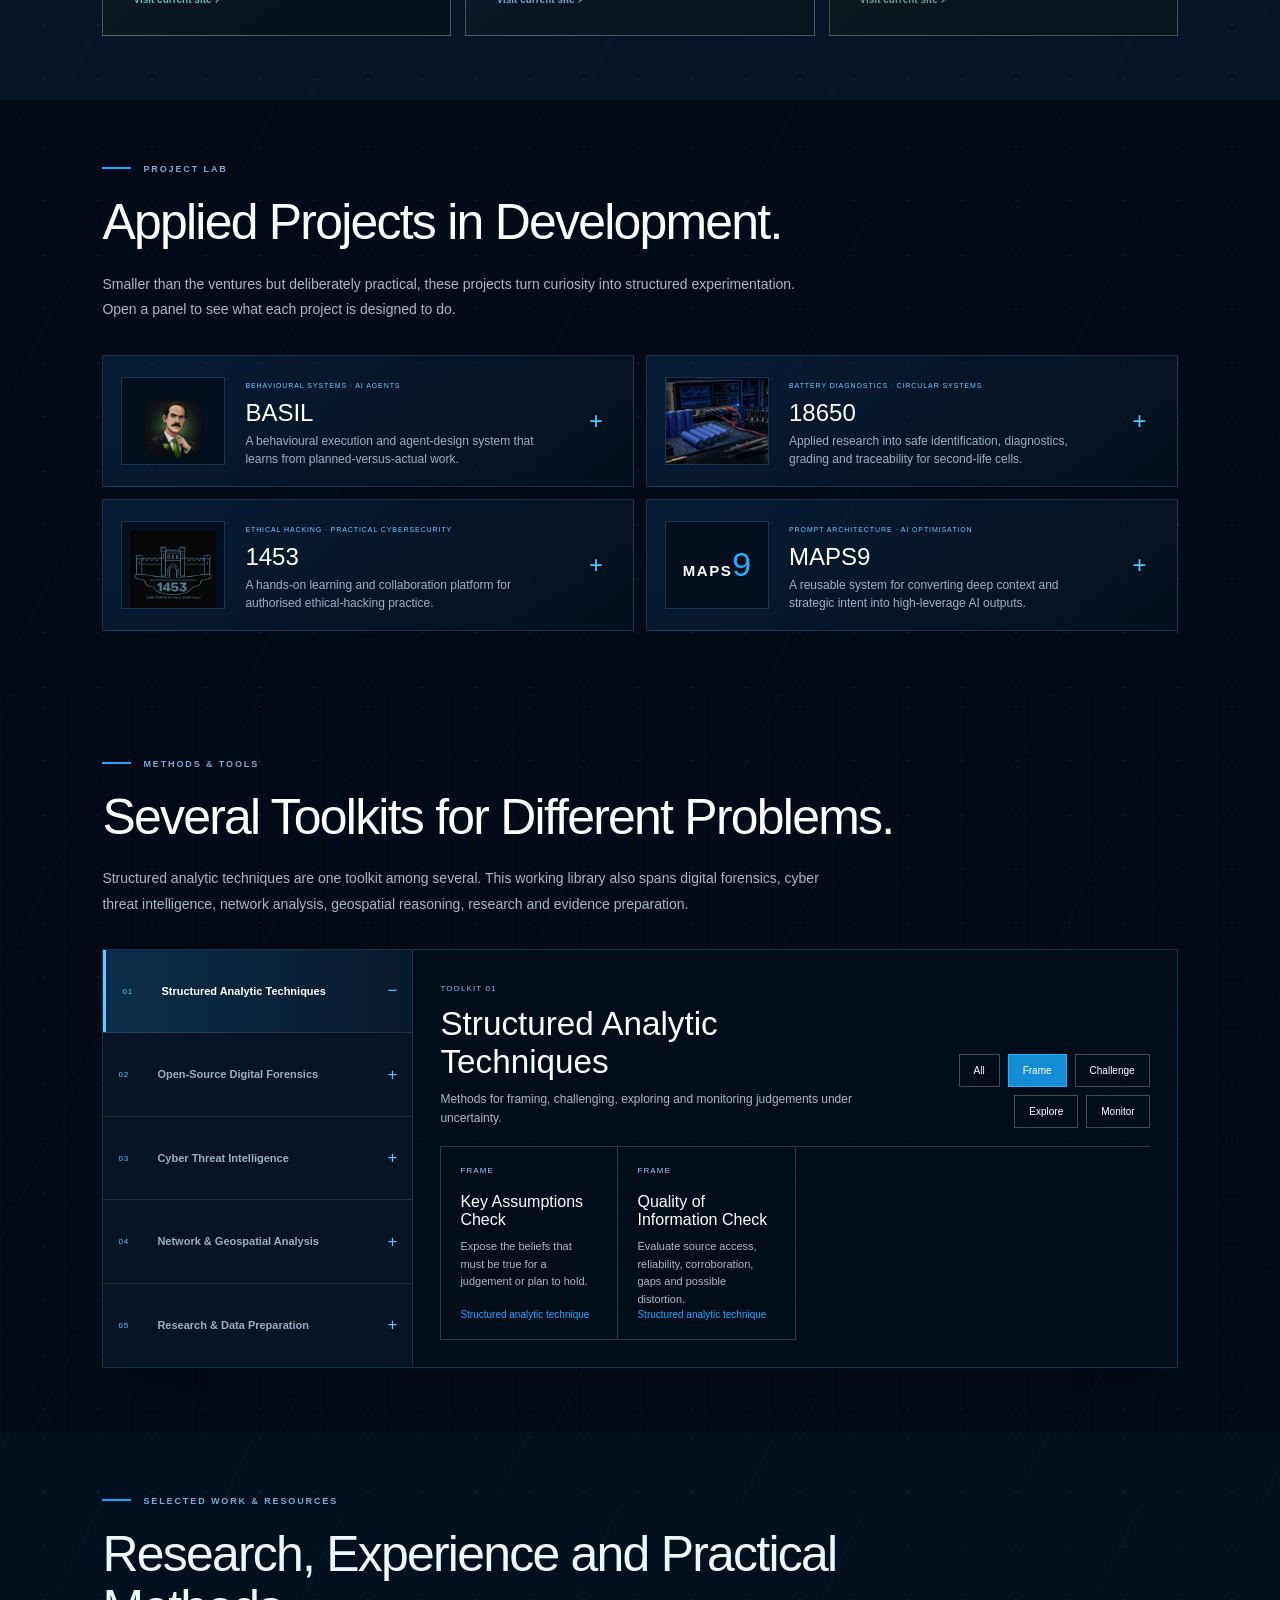
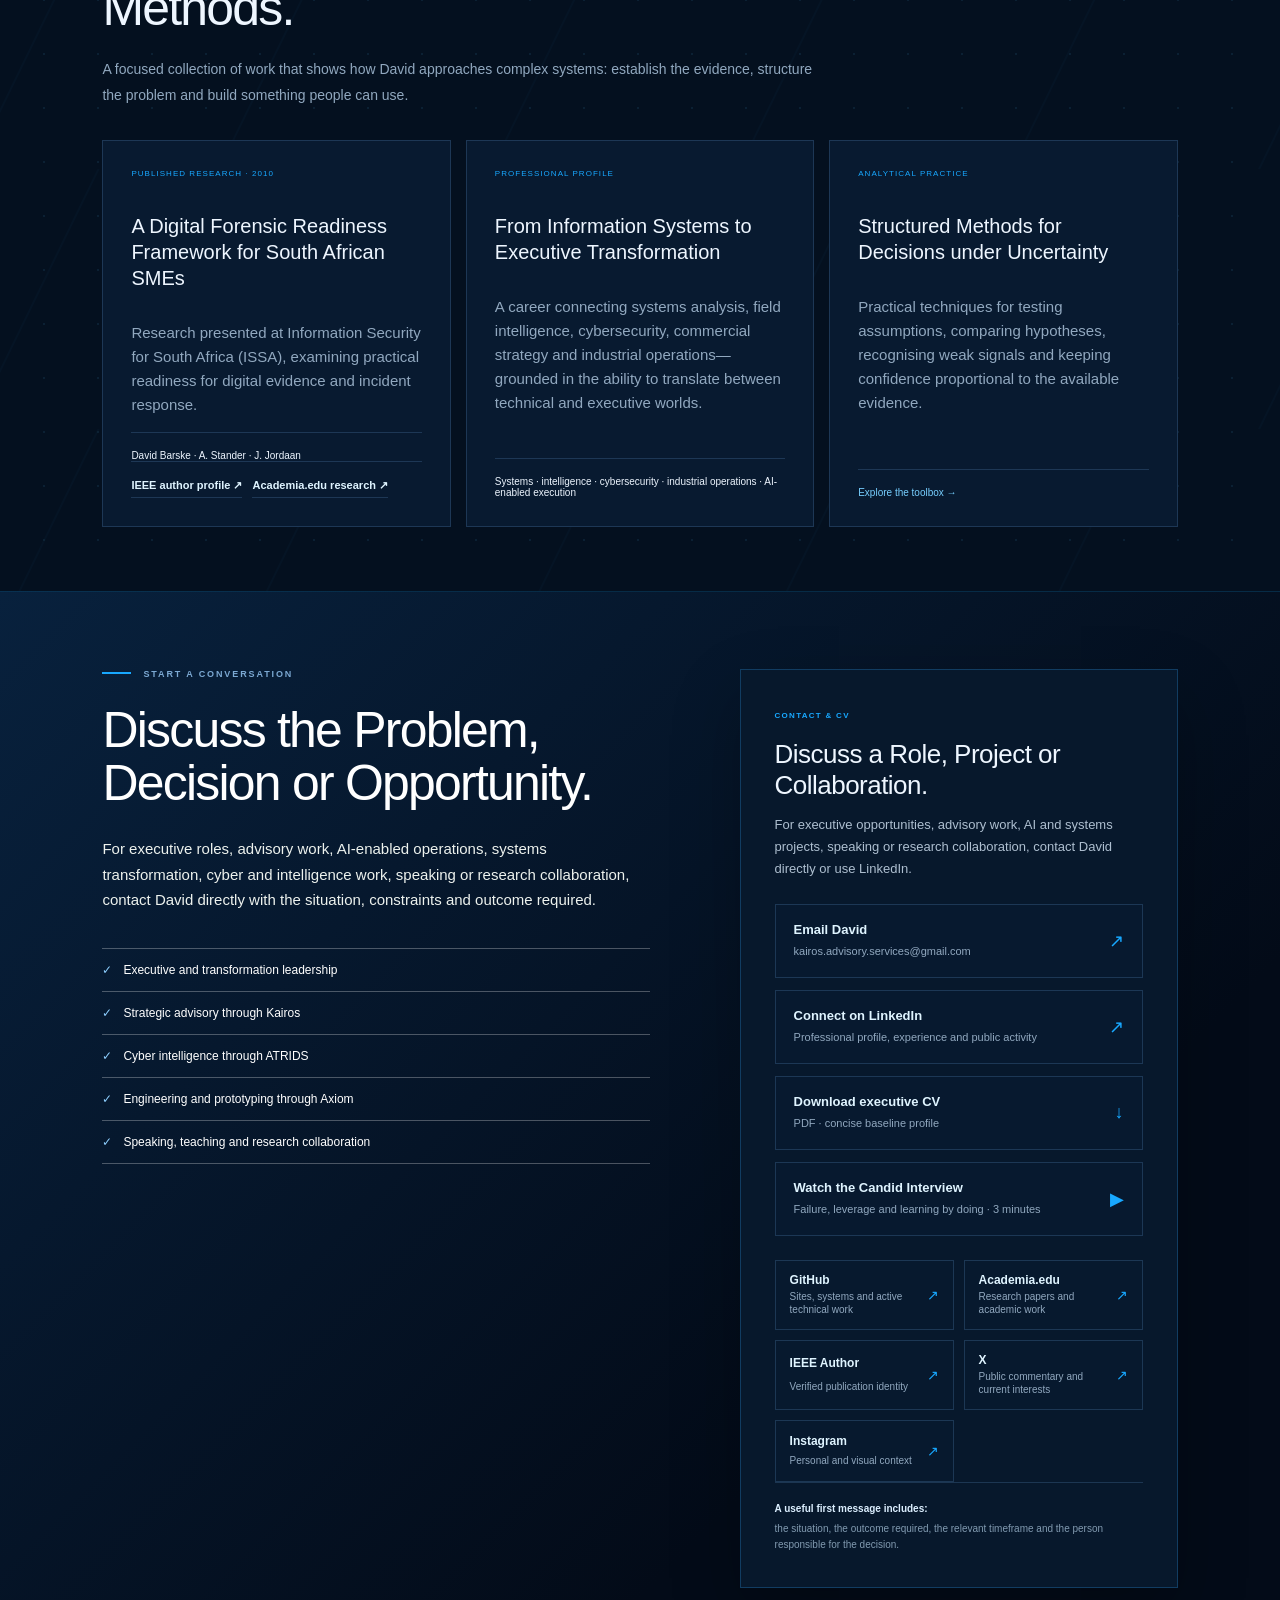
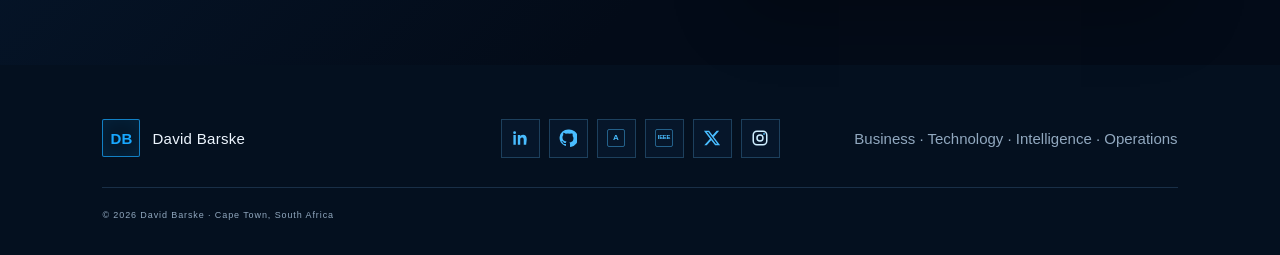
<file: docs/index.html>
<!doctype html>
<html lang="en-GB">
  <head>
    <meta charset="utf-8" />
    <meta name="viewport" content="width=device-width,initial-scale=1" />
    <title>David Barske | Strategic Systems &amp; AI Transformation</title>
    <meta
      name="description"
      content="David Barske helps leadership teams turn fragmented operations, information and technology into clearer decisions, stronger controls and practical systems that improve speed, margin and resilience."
    />
    <meta name="robots" content="index, follow" />
    <link rel="canonical" href="https://davidbarske.github.io/Profile/" />
    <meta
      property="og:title"
      content="David Barske | Strategic Systems, AI & Business Transformation"
    />
    <meta
      property="og:description"
      content="David Barske helps leadership teams turn fragmented operations, information and technology into clearer decisions, stronger controls and practical systems that improve speed, margin and resilience."
    />
    <meta property="og:type" content="website" />
    <meta property="og:url" content="https://davidbarske.github.io/Profile/" />
    <meta
      property="og:image"
      content="https://davidbarske.github.io/Profile/david-barske-blue.webp"
    />
    <meta name="twitter:card" content="summary_large_image" />
    <meta
      name="twitter:title"
      content="David Barske | Strategic Systems, AI & Business Transformation"
    />
    <meta
      name="twitter:description"
      content="David Barske helps leadership teams turn fragmented operations, information and technology into clearer decisions, stronger controls and practical systems that improve speed, margin and resilience."
    />
    <meta
      name="twitter:image"
      content="https://davidbarske.github.io/Profile/david-barske-blue.webp"
    />
    <meta name="author" content="David Barske" />
    <link rel="stylesheet" href="./assets/css/site-v2.css" />
    <link rel="stylesheet" href="./assets/css/site-overrides.css" />
    <script
      async
      src="https://www.googletagmanager.com/gtag/js?id=G-19KLFX5LNG"
    ></script>
    <script>
      window.dataLayer = window.dataLayer || [];
      function gtag() {
        dataLayer.push(arguments);
      }
      gtag("js", new Date());
      gtag("config", "G-19KLFX5LNG");
    </script>
    <script defer src="./assets/js/site-static.js"></script>
  </head>
  <body>
    <main id="main-content">
      <a class="skip-link" href="#top">Skip to profile content</a>
      <header class="site-header">
        <a class="brand" href="#top" aria-label="David Barske home"
          ><span>DB</span><b>David Barske</b></a
        ><button
          class="menu-toggle"
          type="button"
          aria-expanded="false"
          aria-controls="primary-navigation"
        >
          <span aria-hidden="true">☰</span><b>Menu</b>
        </button>
        <nav id="primary-navigation" class="" aria-label="Primary navigation">
          <a href="#experience">Selected Work</a><a href="#articles">Writing</a
          ><a href="#thinking">Thinking</a><a href="#ventures">Ventures</a
          ><a href="#projects">Projects</a
          ><a href="#toolbox">Methods &amp; Tools</a
          ><a
            class="nav-cv"
            href="./downloads/David_Barske_Executive_CV.pdf"
            download=""
            >CV ↓</a
          ><a href="#contact">Contact</a>
        </nav>
      </header>
      <section class="hero" id="top">
        <div class="technical-field" aria-hidden="true">
          <svg viewBox="0 0 1000 600" preserveAspectRatio="xMidYMid slice">
            <defs>
              <linearGradient id="network-line" x1="0" x2="1">
                <stop
                  offset="0"
                  stop-color="#1269ff"
                  stop-opacity="0.12"
                ></stop>
                <stop
                  offset="0.55"
                  stop-color="#12b7ff"
                  stop-opacity="0.65"
                ></stop>
                <stop offset="1" stop-color="#69d7ff" stop-opacity="0.2"></stop>
              </linearGradient>
              <filter
                id="node-glow"
                x="-200%"
                y="-200%"
                width="400%"
                height="400%"
              >
                <feGaussianBlur stdDeviation="3" result="blur"></feGaussianBlur>
                <feMerge>
                  <feMergeNode in="blur"></feMergeNode>
                  <feMergeNode in="SourceGraphic"></feMergeNode>
                </feMerge>
              </filter>
            </defs>
            <g class="network-lines">
              <line x1="38" y1="414" x2="92" y2="368"></line>
              <line x1="38" y1="414" x2="147" y2="426"></line>
              <line x1="38" y1="414" x2="87" y2="510"></line>
              <line x1="92" y1="368" x2="147" y2="426"></line>
              <line x1="92" y1="368" x2="120" y2="236"></line>
              <line x1="147" y1="426" x2="198" y2="324"></line>
              <line x1="147" y1="426" x2="87" y2="510"></line>
              <line x1="147" y1="426" x2="176" y2="492"></line>
              <line x1="198" y1="324" x2="252" y2="390"></line>
              <line x1="198" y1="324" x2="306" y2="292"></line>
              <line x1="198" y1="324" x2="120" y2="236"></line>
              <line x1="252" y1="390" x2="306" y2="292"></line>
              <line x1="252" y1="390" x2="355" y2="365"></line>
              <line x1="252" y1="390" x2="176" y2="492"></line>
              <line x1="252" y1="390" x2="276" y2="528"></line>
              <line x1="306" y1="292" x2="355" y2="365"></line>
              <line x1="306" y1="292" x2="416" y2="274"></line>
              <line x1="306" y1="292" x2="338" y2="194"></line>
              <line x1="355" y1="365" x2="416" y2="274"></line>
              <line x1="355" y1="365" x2="380" y2="468"></line>
              <line x1="416" y1="274" x2="470" y2="337"></line>
              <line x1="416" y1="274" x2="524" y2="244"></line>
              <line x1="416" y1="274" x2="338" y2="194"></line>
              <line x1="470" y1="337" x2="524" y2="244"></line>
              <line x1="470" y1="337" x2="580" y2="308"></line>
              <line x1="470" y1="337" x2="380" y2="468"></line>
              <line x1="470" y1="337" x2="491" y2="510"></line>
              <line x1="524" y1="244" x2="580" y2="308"></line>
              <line x1="524" y1="244" x2="635" y2="205"></line>
              <line x1="524" y1="244" x2="565" y2="126"></line>
              <line x1="580" y1="308" x2="635" y2="205"></line>
              <line x1="580" y1="308" x2="684" y2="285"></line>
              <line x1="580" y1="308" x2="491" y2="510"></line>
              <line x1="580" y1="308" x2="612" y2="438"></line>
              <line x1="635" y1="205" x2="684" y2="285"></line>
              <line x1="635" y1="205" x2="744" y2="178"></line>
              <line x1="635" y1="205" x2="565" y2="126"></line>
              <line x1="684" y1="285" x2="744" y2="178"></line>
              <line x1="684" y1="285" x2="798" y2="252"></line>
              <line x1="684" y1="285" x2="612" y2="438"></line>
              <line x1="744" y1="178" x2="798" y2="252"></line>
              <line x1="744" y1="178" x2="854" y2="152"></line>
              <line x1="744" y1="178" x2="780" y2="88"></line>
              <line x1="798" y1="252" x2="854" y2="152"></line>
              <line x1="798" y1="252" x2="913" y2="220"></line>
              <line x1="798" y1="252" x2="718" y2="480"></line>
              <line x1="854" y1="152" x2="913" y2="220"></line>
              <line x1="854" y1="152" x2="966" y2="126"></line>
              <line x1="854" y1="152" x2="780" y2="88"></line>
              <line x1="913" y1="220" x2="966" y2="126"></line>
              <line x1="913" y1="220" x2="831" y2="403"></line>
              <line x1="913" y1="220" x2="910" y2="326"></line>
              <line x1="87" y1="510" x2="176" y2="492"></line>
              <line x1="176" y1="492" x2="276" y2="528"></line>
              <line x1="276" y1="528" x2="380" y2="468"></line>
              <line x1="380" y1="468" x2="491" y2="510"></line>
              <line x1="491" y1="510" x2="612" y2="438"></line>
              <line x1="612" y1="438" x2="718" y2="480"></line>
              <line x1="718" y1="480" x2="831" y2="403"></line>
              <line x1="831" y1="403" x2="940" y2="452"></line>
              <line x1="831" y1="403" x2="910" y2="326"></line>
              <line x1="940" y1="452" x2="910" y2="326"></line>
              <line x1="120" y1="236" x2="338" y2="194"></line>
              <line x1="338" y1="194" x2="565" y2="126"></line>
              <line x1="565" y1="126" x2="780" y2="88"></line>
              <line x1="780" y1="88" x2="966" y2="126"></line>
              <line x1="910" y1="326" x2="940" y2="452"></line>
              <line x1="198" y1="324" x2="338" y2="194"></line>
              <line x1="416" y1="274" x2="565" y2="126"></line>
              <line x1="635" y1="205" x2="780" y2="88"></line>
              <line x1="854" y1="152" x2="910" y2="326"></line>
              <line x1="306" y1="292" x2="380" y2="468"></line>
              <line x1="524" y1="244" x2="612" y2="438"></line>
              <line x1="744" y1="178" x2="831" y2="403"></line>
            </g>
            <polyline
              class="signal-path"
              points="38,414 198,324 306,292 416,274 524,244 635,205 744,178 854,152 966,126"
            ></polyline>
            <g class="network-nodes">
              <g>
                <circle cx="38" cy="414" r="5"></circle>
                <circle class="node-halo" cx="38" cy="414" r="13"></circle>
              </g>
              <g>
                <circle cx="92" cy="368" r="2.4"></circle>
                <circle class="node-halo" cx="92" cy="368" r="7"></circle>
              </g>
              <g>
                <circle cx="147" cy="426" r="2.4"></circle>
                <circle class="node-halo" cx="147" cy="426" r="7"></circle>
              </g>
              <g>
                <circle cx="198" cy="324" r="2.4"></circle>
                <circle class="node-halo" cx="198" cy="324" r="7"></circle>
              </g>
              <g>
                <circle cx="252" cy="390" r="2.4"></circle>
                <circle class="node-halo" cx="252" cy="390" r="7"></circle>
              </g>
              <g>
                <circle cx="306" cy="292" r="5"></circle>
                <circle class="node-halo" cx="306" cy="292" r="13"></circle>
              </g>
              <g>
                <circle cx="355" cy="365" r="2.4"></circle>
                <circle class="node-halo" cx="355" cy="365" r="7"></circle>
              </g>
              <g>
                <circle cx="416" cy="274" r="2.4"></circle>
                <circle class="node-halo" cx="416" cy="274" r="7"></circle>
              </g>
              <g>
                <circle cx="470" cy="337" r="2.4"></circle>
                <circle class="node-halo" cx="470" cy="337" r="7"></circle>
              </g>
              <g>
                <circle cx="524" cy="244" r="2.4"></circle>
                <circle class="node-halo" cx="524" cy="244" r="7"></circle>
              </g>
              <g>
                <circle cx="580" cy="308" r="5"></circle>
                <circle class="node-halo" cx="580" cy="308" r="13"></circle>
              </g>
              <g>
                <circle cx="635" cy="205" r="2.4"></circle>
                <circle class="node-halo" cx="635" cy="205" r="7"></circle>
              </g>
              <g>
                <circle cx="684" cy="285" r="2.4"></circle>
                <circle class="node-halo" cx="684" cy="285" r="7"></circle>
              </g>
              <g>
                <circle cx="744" cy="178" r="2.4"></circle>
                <circle class="node-halo" cx="744" cy="178" r="7"></circle>
              </g>
              <g>
                <circle cx="798" cy="252" r="2.4"></circle>
                <circle class="node-halo" cx="798" cy="252" r="7"></circle>
              </g>
              <g>
                <circle cx="854" cy="152" r="5"></circle>
                <circle class="node-halo" cx="854" cy="152" r="13"></circle>
              </g>
              <g>
                <circle cx="913" cy="220" r="2.4"></circle>
                <circle class="node-halo" cx="913" cy="220" r="7"></circle>
              </g>
              <g>
                <circle cx="966" cy="126" r="2.4"></circle>
                <circle class="node-halo" cx="966" cy="126" r="7"></circle>
              </g>
              <g>
                <circle cx="87" cy="510" r="2.4"></circle>
                <circle class="node-halo" cx="87" cy="510" r="7"></circle>
              </g>
              <g>
                <circle cx="176" cy="492" r="2.4"></circle>
                <circle class="node-halo" cx="176" cy="492" r="7"></circle>
              </g>
              <g>
                <circle cx="276" cy="528" r="5"></circle>
                <circle class="node-halo" cx="276" cy="528" r="13"></circle>
              </g>
              <g>
                <circle cx="380" cy="468" r="2.4"></circle>
                <circle class="node-halo" cx="380" cy="468" r="7"></circle>
              </g>
              <g>
                <circle cx="491" cy="510" r="2.4"></circle>
                <circle class="node-halo" cx="491" cy="510" r="7"></circle>
              </g>
              <g>
                <circle cx="612" cy="438" r="2.4"></circle>
                <circle class="node-halo" cx="612" cy="438" r="7"></circle>
              </g>
              <g>
                <circle cx="718" cy="480" r="2.4"></circle>
                <circle class="node-halo" cx="718" cy="480" r="7"></circle>
              </g>
              <g>
                <circle cx="831" cy="403" r="5"></circle>
                <circle class="node-halo" cx="831" cy="403" r="13"></circle>
              </g>
              <g>
                <circle cx="940" cy="452" r="2.4"></circle>
                <circle class="node-halo" cx="940" cy="452" r="7"></circle>
              </g>
              <g>
                <circle cx="120" cy="236" r="2.4"></circle>
                <circle class="node-halo" cx="120" cy="236" r="7"></circle>
              </g>
              <g>
                <circle cx="338" cy="194" r="2.4"></circle>
                <circle class="node-halo" cx="338" cy="194" r="7"></circle>
              </g>
              <g>
                <circle cx="565" cy="126" r="2.4"></circle>
                <circle class="node-halo" cx="565" cy="126" r="7"></circle>
              </g>
              <g>
                <circle cx="780" cy="88" r="5"></circle>
                <circle class="node-halo" cx="780" cy="88" r="13"></circle>
              </g>
              <g>
                <circle cx="910" cy="326" r="2.4"></circle>
                <circle class="node-halo" cx="910" cy="326" r="7"></circle>
              </g>
            </g>
          </svg>
        </div>
        <div class="data-rain" aria-hidden="true">
          0101  SYS  VALUE  INTEL  OPS  0110
        </div>
        <div class="hero-telemetry" aria-hidden="true">
          <span>PROFILE NODE / DB-01</span><span>CPT / UTC+2</span
          ><span>STATUS / ACTIVE</span>
        </div>
        <div class="hero-copy">
          <p class="eyebrow">
            DAVID BARSKE · STRATEGIC SYSTEMS &amp; TRANSFORMATION
          </p>
          <h1>
            <span>David Barske</span
            ><small
              >Strategic Systems, AI-Enabled Execution and Business
              Transformation.</small
            >
          </h1>
          <p class="lead">
            I help leadership teams turn fragmented operations, information and
            technology into clearer decisions, stronger controls and practical
            systems that improve speed, margin and resilience.
          </p>
          <p class="signature-line">
            See the system. Find the leverage. Build what works.
          </p>
          <div class="hero-actions">
            <a class="primary-button" href="#experience"
              >View selected work <span>↘</span></a
            ><a
              class="primary-button cv-button"
              href="./downloads/David_Barske_Executive_CV.pdf"
              download=""
              >Download executive CV <span>↓</span></a
            ><a class="text-link" href="#contact">Discuss an opportunity →</a>
          </div>
          <p class="download-note">PDF · concise executive baseline profile</p>
          <div
            class="public-links"
            aria-label="Professional profiles and research evidence"
          >
            <span class="public-links-label">Profiles &amp; evidence</span
            ><a
              class="social-link"
              href="https://www.linkedin.com/in/david-barske-sa/"
              target="_blank"
              rel="me noopener noreferrer"
              aria-label="View David Barske on LinkedIn (opens in a new tab)"
              ><svg viewBox="0 0 24 24" aria-hidden="true" focusable="false">
                <path
                  d="M6.4 8.1H3.2V21h3.2V8.1ZM4.8 3A1.9 1.9 0 1 0 4.8 6.8 1.9 1.9 0 0 0 4.8 3ZM21 13.6c0-3.9-2.1-5.8-4.9-5.8-2.3 0-3.3 1.2-3.8 2.1V8.1H9.1V21h3.2v-6.4c0-1.7.3-3.4 2.5-3.4 2.1 0 2.2 2 2.2 3.5V21h3.2l.8-7.4Z"
                ></path></svg
              ><span>LinkedIn</span><b aria-hidden="true">↗</b></a
            ><a
              class="social-link"
              href="https://github.com/davidbarske"
              target="_blank"
              rel="me noopener noreferrer"
              aria-label="View David Barske on GitHub (opens in a new tab)"
              ><svg viewBox="0 0 24 24" aria-hidden="true" focusable="false">
                <path
                  d="M12 .7a11.3 11.3 0 0 0-3.6 22c.6.1.8-.3.8-.6v-2.2c-3.3.7-4-1.4-4-1.4-.5-1.3-1.3-1.7-1.3-1.7-1.1-.7.1-.7.1-.7 1.2.1 1.8 1.2 1.8 1.2 1.1 1.8 2.8 1.3 3.5 1 .1-.8.4-1.3.7-1.6-2.6-.3-5.4-1.3-5.4-5.6 0-1.2.4-2.2 1.2-3-.1-.3-.5-1.5.1-3 0 0 1-.3 3.1 1.2a10.7 10.7 0 0 1 5.7 0C16.8 6 18 6.2 18 6.2c.6 1.5.2 2.7.1 3 .8.8 1.2 1.8 1.2 3 0 4.3-2.8 5.3-5.4 5.6.4.4.8 1.1.8 2.2v3.3c0 .3.2.7.8.6A11.3 11.3 0 0 0 12 .7Z"
                ></path></svg
              ><span>GitHub</span><b aria-hidden="true">↗</b></a
            ><a
              class="social-link"
              href="https://uct.academia.edu/DavidBarske"
              target="_blank"
              rel="me noopener noreferrer"
              aria-label="View David Barske&#x27;s research on Academia.edu (opens in a new tab)"
              ><i class="profile-mark" aria-hidden="true">A</i
              ><span>Research</span><b aria-hidden="true">↗</b></a
            ><a
              class="social-link"
              href="https://ieeexplore.ieee.org/author/38193956600"
              target="_blank"
              rel="me noopener noreferrer"
              aria-label="View David Barske&#x27;s IEEE author profile (opens in a new tab)"
              ><i class="profile-mark ieee" aria-hidden="true">IEEE</i
              ><span>IEEE Author</span><b aria-hidden="true">↗</b></a
            >
          </div>
          <div class="proof-row" aria-label="Selected professional outcomes">
            <div>
              <strong>70%</strong
              ><span
                >Faster quotation response through AI-assisted workflow
                redesign</span
              >
            </div>
            <div>
              <strong>4×</strong
              ><span
                >Broader configured machine range without equivalent complexity
                growth</span
              >
            </div>
            <div>
              <strong>R10m+</strong
              ><span>Industrial product-line sales enabled</span>
            </div>
          </div>
        </div>
        <figure class="portrait-card">
          <span class="frame-corner top-left" aria-hidden="true"></span
          ><span class="frame-corner top-right" aria-hidden="true"></span
          ><span class="frame-corner bottom-left" aria-hidden="true"></span
          ><span class="frame-corner bottom-right" aria-hidden="true"></span>
          <div class="portrait-frame">
            <img
              src="./david-barske-blue.webp"
              alt="Portrait of David Barske"
              width="1122"
              height="1402"
              fetchpriority="high"
            />
          </div>
          <figcaption>
            <small>STRATEGIC SYSTEMS · AI · BUSINESS TRANSFORMATION</small
            ><strong
              >Strategy. Technology. Intelligence. Operations.
              Execution.</strong
            >
          </figcaption>
        </figure>
      </section>
      <section class="operating-model" aria-label="Core areas of work">
        <div>
          <small>01</small><strong>Transform Operating Systems</strong
          ><span
            >Redesign processes, controls, workflows and information structures
            so organisations execute with greater consistency, visibility and
            speed.</span
          >
        </div>
        <div>
          <small>02</small><strong>Turn Complexity into Decisions</strong
          ><span
            >Structure fragmented operational, commercial and intelligence
            inputs into clear models, options and executive action.</span
          >
        </div>
        <div>
          <small>03</small><strong>Build AI-Enabled Capability</strong
          ><span
            >Apply AI to analysis, documentation, decision support and workflow
            execution without replacing judgement, accountability or operational
            reality.</span
          >
        </div>
      </section>
      <div class="experience-group" id="experience">
        <section class="section selected-work">
          <div class="section-intro">
            <p class="eyebrow">EXPERIENCE · SELECTED OUTCOMES</p>
            <h2>Results and the Career Behind Them.</h2>
            <p>
              Selected outcomes. My career arc may be unusual but it explains
              how systems analysis, risk, intelligence, cybersecurity and
              industrial transformation came together and were enhanced by AI.
            </p>
          </div>
          <div class="outcome-grid">
            <article class="outcome-card">
              <div class="outcome-image">
                <img
                  src="./outcomes/quoting.webp"
                  alt="Technical drawings and a connected digital model representing an engineering quotation workflow"
                  width="1400"
                  height="900"
                  loading="lazy"
                  decoding="async"
                /><span class="card-number">0<!-- -->1</span>
              </div>
              <div class="outcome-body">
                <small class="case-category">AI · COMMERCIAL SYSTEMS</small>
                <div class="metric">
                  <strong>70%</strong><small>reduction in response time</small>
                </div>
                <h3>
                  Understanding and Accelerating Complex Industrial Machine
                  Specifications and Quotations
                </h3>
                <p>
                  A custom-built and internally controlled, AI-assisted workflow
                  brought product configuration, costing and commercial
                  judgement into one repeatable process—improving accuracy and
                  cutting response times while preserving human review and
                  margin discipline.
                </p>
              </div>
            </article>
            <article class="outcome-card">
              <div class="outcome-image">
                <img
                  src="./outcomes/product-line.webp"
                  alt="Novel industrial shredding machinery in a manufacturing environment"
                  width="1400"
                  height="900"
                  loading="lazy"
                  decoding="async"
                /><span class="card-number">0<!-- -->2</span>
              </div>
              <div class="outcome-body">
                <small class="case-category"
                  >PRODUCT STRATEGY · OPERATIONS</small
                >
                <div class="metric">
                  <strong>R10m+</strong><small>sales enabled</small>
                </div>
                <h3>
                  Identifying the Market Opportunity, Then Designing and
                  Building an Entirely New Industrial Product Line
                </h3>
                <p>
                  An expired, externally dependent product category was
                  identified as dormant trapped value, then redesigned,
                  rebranded and converted into a repeatable internal commercial
                  capability supported by configuration logic, technical
                  documentation and a clearer route from enquiry to delivery.
                </p>
              </div>
            </article>
            <article class="outcome-card">
              <div class="outcome-image">
                <img
                  src="./outcomes/financial-control.webp"
                  alt="A fractured analytical dashboard representing hidden financial exceptions"
                  width="1400"
                  height="900"
                  loading="lazy"
                  decoding="async"
                /><span class="card-number">0<!-- -->3</span>
              </div>
              <div class="outcome-body">
                <small class="case-category">CONTROL · DATA ANALYSIS</small>
                <div class="metric">
                  <strong>~R1m</strong><small>loss exposure identified</small>
                </div>
                <h3>Revealing Hidden Financial Leakage</h3>
                <p>
                  AI-enhanced transaction analysis, exception testing and
                  management dashboards exposed commission and
                  accounting-control failures that were difficult to see in
                  ordinary reporting.
                </p>
              </div>
            </article>
            <article class="outcome-card">
              <div class="outcome-image">
                <img
                  src="./outcomes/supplier-intelligence.webp"
                  alt="A detailed network of suppliers, logistics routes and industrial stakeholders"
                  width="1400"
                  height="900"
                  loading="lazy"
                  decoding="async"
                /><span class="card-number">0<!-- -->4</span>
              </div>
              <div class="outcome-body">
                <small class="case-category"
                  >SUPPLIER INTELLIGENCE · MARGIN</small
                >
                <div class="metric">
                  <strong>25%</strong
                  ><small>core supplier cost reduction</small>
                </div>
                <h3>
                  Inverting Supplier Problems into Opportunities for Negotiated
                  Leverage
                </h3>
                <p>
                  Benchmarking, should-cost reasoning and structured vendor
                  interaction and assessment created a baseline for stronger
                  negotiation leverage, clearer trade-offs and better visibility
                  of the margin at stake.
                </p>
              </div>
            </article>
          </div>
        </section>
        <section class="section career">
          <div class="section-intro light">
            <p class="eyebrow">CAREER ARC</p>
            <h2>A Uniquely Broad Career</h2>
            <p>
              The timeline groups overlapping work into four eras, showing how
              systems analysis, intelligence, cybersecurity and industrial
              transformation reinforce one another.
            </p>
          </div>
          <div class="timeline">
            <article class="era open">
              <button type="button" aria-expanded="true" aria-controls="era-0">
                <span>2006—2013</span
                ><strong>Systems &amp; Analytical Foundations</strong><i>−</i>
              </button>
              <div class="era-detail" id="era-0">
                <p>
                  Information Systems at UCT, university lecturing, business and
                  systems analysis, database design, digital forensic readiness
                  and corporate project delivery.
                </p>
                <small
                  >MBussSci (Information Systems) · UCT lecturer and researcher
                  · ISSA 2010 publication · Microsoft Imagine Cup
                  finalist</small
                >
              </div>
            </article>
            <article class="era">
              <button type="button" aria-expanded="false" aria-controls="era-1">
                <span>2013—2017</span
                ><strong>Field Intelligence &amp; Operational Systems</strong
                ><i>+</i>
              </button>
              <div class="era-detail" id="era-1" hidden="">
                <p>
                  Intelligence systems, GIS, link analysis, structured reasoning
                  and operational coordination in high-risk conservation and
                  organised-crime-adjacent environments.
                </p>
                <small
                  >Kruger joint operations room · Pathfinder · Head of Analysis,
                  Rhula Intelligence Solutions</small
                >
              </div>
            </article>
            <article class="era">
              <button type="button" aria-expanded="false" aria-controls="era-2">
                <span>2017—2021</span
                ><strong>Cybersecurity &amp; International Risk</strong><i>+</i>
              </button>
              <div class="era-detail" id="era-2" hidden="">
                <p>
                  Cyber intelligence, strategic risk, secure collaboration and
                  information analysis across African and international
                  stakeholder environments.
                </p>
                <small
                  >Co-founder, ATRIDS SA · Head of Research &amp; Analysis,
                  Focus Africa · Director of Information Systems, Focused
                  Conservation</small
                >
              </div>
            </article>
            <article class="era">
              <button type="button" aria-expanded="false" aria-controls="era-3">
                <span>2021—2026</span
                ><strong
                  >Business Transformation, Industrial Systems &amp; AI</strong
                ><i>+</i>
              </button>
              <div class="era-detail" id="era-3" hidden="">
                <p>
                  Founder-led transformation, operational systems, AI-assisted
                  workflows, commercial decision support and
                  technical-to-executive translation.
                </p>
                <small
                  >Former CIO, Bulkmatech Cape · Independent advisory · Kairos
                  and Axiom venture development</small
                >
              </div>
            </article>
          </div>
        </section>
      </div>
      <section class="writing-shelf" id="articles">
        <div class="writing-heading">
          <div>
            <p class="eyebrow">WRITING · FIELD NOTES &amp; OPINION</p>
            <h2>Ideas Built to Be Read, Tested and Used.</h2>
          </div>
          <div class="writing-controls" aria-label="Scroll through articles">
            <span>02 ARTICLES</span
            ><button type="button" aria-label="Previous article">←</button
            ><button type="button" aria-label="Next article">→</button>
          </div>
        </div>
        <div class="writing-track" tabindex="0" aria-label="Article library">
          <article class="writing-card proxy-card">
            <a
              class="writing-art"
              href="./students-syndicates-shredders"
              aria-label="Read Students, Syndicates and Shredders"
              ><img
                src="./sss/hero.webp"
                alt="Students, Syndicates and Shredders conceptual cover artwork"
                width="1491"
                height="1055"
                loading="lazy"
                decoding="async"
            /></a>
            <div class="writing-copy">
              <p class="eyebrow">FIELD NOTE · VALUE SYSTEMS</p>
              <a href="./students-syndicates-shredders"
                ><h3>Students, Syndicates &amp; Shredders</h3></a
              >
              <p>
                Three real-world encounters reveal how grades, arrests and sales
                can hide the value a system was built to create.
              </p>
              <div class="featured-meta">
                <span>Essay</span><span>12 min read</span
                ><span>Interactive visual edition</span>
              </div>
              <a class="writing-link" href="./students-syndicates-shredders"
                >Read the Field Note <span>↗</span></a
              >
            </div>
          </article>
          <article class="writing-card probability-card">
            <a
              class="writing-art probability-art"
              href="./privilege-of-probability"
              aria-label="Read The Privilege of Probability"
            >
              <span class="probability-rings" aria-hidden="true"
                ><i></i><i></i><i></i><i></i><i></i
              ></span>
              <span class="probability-stripes" aria-hidden="true"
                ><i></i><i></i><i></i><i></i
              ></span>
              <small>OPINION / SOUTH AFRICAN NATIONAL LOTTERY</small>
              <strong>The Privilege<br />of Probability</strong>
              <em>The Affluent Myopia of the SA Lottery</em>
            </a>
            <div class="writing-copy">
              <p class="eyebrow">OPINION · ECONOMICS, HOPE &amp; RATIONALITY</p>
              <a href="./privilege-of-probability"
                ><h3>The Privilege of Probability</h3></a
              >
              <p>
                The judgement of a lottery ticket changes when anticipation,
                unequal access to possibility and the psychological utility of
                hope enter the ledger.
              </p>
              <div class="featured-meta">
                <span>Opinion</span><span>10 min read</span
                ><span>South Africa · July 2026</span>
              </div>
              <a class="writing-link" href="./privilege-of-probability"
                >Read the Article <span>↗</span></a
              >
            </div>
          </article>
        </div>
      </section>
      <section class="conversation-section" id="conversation">
        <button
          class="conversation-thumbnail"
          type="button"
          aria-label="Play candid three-minute interview with David Barske"
        >
          <img
            src="./interview-still.jpg"
            alt="Still from David Barske&#x27;s candid Cape Town interview"
            width="480"
            height="360"
            loading="lazy"
            decoding="async"
          /><span class="conversation-play" aria-hidden="true">▶</span
          ><small>3:00 · CANDID INTERVIEW</small>
        </button>
        <div class="conversation-copy">
          <p class="eyebrow">IN CONVERSATION · HUMAN EVIDENCE</p>
          <h2>Failure, Leverage and Learning by Doing.</h2>
          <p>
            A candid Cape Town street interview: three minutes of unscripted
            perspective on mistakes, resilience and the practical value of doing
            the work.
          </p>
          <div>
            <button type="button" class="primary-button">
              Watch Here <span>▶</span></button
            ><a
              href="https://www.youtube.com/shorts/T9wILvRZG7Y"
              target="_blank"
              rel="noopener noreferrer"
              >Open on YouTube ↗</a
            >
          </div>
        </div>
      </section>
      <section class="section thinking-frameworks" id="thinking">
        <div class="section-intro light">
          <p class="eyebrow">THINKING FRAMEWORKS</p>
          <h2>Different Lenses for Different Kinds of Complexity.</h2>
          <p>
            These are practical ways of thinking—designed to make assumptions
            visible, keep judgement connected to reality and move from insight
            toward better action.
          </p>
        </div>
        <div class="framework-list">
          <article class="framework open">
            <button
              type="button"
              aria-expanded="true"
              aria-controls="framework-axis4"
            >
              <div class="framework-image">
                <img
                  src="./thinking/axis4-display.webp"
                  alt="The AXIS4 circular value model showing Analyst, Strategist, Engineer and Investor operating modes"
                  width="1200"
                  height="900"
                  loading="lazy"
                  decoding="async"
                />
              </div>
              <div>
                <small>FOUR OPERATING MODES · VALUE CREATION</small>
                <h3>AXIS⁴ Value Model</h3>
                <p>
                  A practical operating system for moving from perception to
                  disciplined commitment: see reality, shape the strategy, build
                  the system and place the bet.
                </p>
              </div>
              <i>−</i>
            </button>
            <div class="framework-detail" id="framework-axis4">
              <div class="framework-copy">
                <p>
                  AXIS⁴ brings four complementary modes into deliberate
                  sequence. The model helps prevent premature building,
                  unsupported strategy and scattered investment by making the
                  active mode explicit.
                </p>
                <p>
                  Use it to structure decisions, diagnose which capability is
                  missing and move complex work from observation into execution
                  without losing allocation discipline.
                </p>
                <div class="framework-notes">
                  <div>
                    <strong>Best Used For</strong
                    ><span
                      >Ambiguous decisions, transformation programmes, product
                      bets and situations where insight is not yet becoming
                      execution.</span
                    >
                  </div>
                  <div>
                    <strong>Watch For</strong
                    ><span
                      >Moving through the modes cosmetically. Each transition
                      should produce an explicit artefact, decision or
                      commitment before the next mode begins.</span
                    >
                  </div>
                </div>
              </div>
              <div class="framework-practice">
                <h4>How to Apply It</h4>
                <div class="framework-steps">
                  <div>
                    <strong>01 · Observe</strong
                    ><span
                      >Work as the Analyst: separate evidence from assumption,
                      identify gaps and state what is genuinely known.</span
                    >
                  </div>
                  <div>
                    <strong>02 · Frame</strong
                    ><span
                      >Work as the Strategist: map actors, incentives,
                      constraints, perception and the leverage that could change
                      the outcome.</span
                    >
                  </div>
                  <div>
                    <strong>03 · Build</strong
                    ><span
                      >Work as the Engineer: turn the judgement into a process,
                      prototype, control or repeatable system.</span
                    >
                  </div>
                  <div>
                    <strong>04 · Commit</strong
                    ><span
                      >Work as the Investor: allocate time, money and reputation
                      according to expected value, reversibility and
                      downside.</span
                    >
                  </div>
                </div>
                <div class="framework-fields">
                  <div><strong>Analyst</strong><span>See reality</span></div>
                  <div>
                    <strong>Strategist</strong><span>Shape perception</span>
                  </div>
                  <div><strong>Engineer</strong><span>Build systems</span></div>
                  <div><strong>Investor</strong><span>Place bets</span></div>
                </div>
              </div>
            </div>
          </article>
          <article class="framework">
            <button
              type="button"
              aria-expanded="false"
              aria-controls="framework-uomo"
            >
              <div class="framework-image">
                <img
                  src="./thinking/uomo-illuminato-display.webp"
                  alt="The Uomo Illuminato double-axis map connecting Veritas, Ingenium, Humanitas and Utilitas"
                  width="1200"
                  height="900"
                  loading="lazy"
                  decoding="async"
                />
              </div>
              <div>
                <small>RECURSIVE JUDGEMENT · LEGITIMATE VALUE</small>
                <h3>Uomo Illuminato</h3>
                <p>
                  A human-centred framework for testing whether an idea is true,
                  intelligently understood, dignified in consequence and
                  genuinely valuable.
                </p>
              </div>
              <i>+</i>
            </button>
            <div class="framework-detail" id="framework-uomo" hidden="">
              <div class="framework-copy">
                <p>
                  Uomo Illuminato is not a linear checklist. Its four fields
                  interrogate and correct one another, keeping cleverness
                  connected to evidence, human dignity and value that is
                  realised rather than merely claimed.
                </p>
                <p>
                  Use it where truth is uncomfortable, incentives distort
                  behaviour, people carry hidden costs or an apparently clever
                  solution risks becoming manipulative or extractive.
                </p>
                <div class="framework-notes">
                  <div>
                    <strong>Best Used For</strong
                    ><span
                      >High-stakes people and system decisions, responsible
                      innovation, ethical commercial design and choices where
                      declared value may differ from lived consequence.</span
                    >
                  </div>
                  <div>
                    <strong>Watch For</strong
                    ><span
                      >Treating Humanitas as a sentimental veto or Utilitas as
                      narrow financial output. The model works when each field
                      is allowed to challenge the others.</span
                    >
                  </div>
                </div>
              </div>
              <div class="framework-practice">
                <h4>How to Apply It</h4>
                <div class="framework-steps">
                  <div>
                    <strong>01 · Veritas</strong
                    ><span
                      >Establish what is true: evidence, uncertainty,
                      contradiction and the limits of current knowledge.</span
                    >
                  </div>
                  <div>
                    <strong>02 · Ingenium</strong
                    ><span
                      >Generate and test alternatives: what can be discovered,
                      reframed or designed differently?</span
                    >
                  </div>
                  <div>
                    <strong>03 · Humanitas</strong
                    ><span
                      >Trace consequences through real people: dignity, agency,
                      burden, exclusion and unintended harm.</span
                    >
                  </div>
                  <div>
                    <strong>04 · Utilitas</strong
                    ><span
                      >Verify that useful value actually lands, then loop back
                      whenever delivery contradicts truth or human
                      consequence.</span
                    >
                  </div>
                </div>
                <div class="framework-fields">
                  <div><strong>Veritas</strong><span>What is real?</span></div>
                  <div>
                    <strong>Ingenium</strong
                    ><span>What can be discovered?</span>
                  </div>
                  <div>
                    <strong>Humanitas</strong><span>Who remains human?</span>
                  </div>
                  <div>
                    <strong>Utilitas</strong
                    ><span>What value actually lands?</span>
                  </div>
                </div>
              </div>
            </div>
          </article>
        </div>
      </section>
      <section class="section ventures" id="ventures">
        <div class="section-intro">
          <p class="eyebrow">INDEPENDENT VENTURES</p>
          <h2>
            Three Distinct Businesses, Each with Its Own Field of Practice.
          </h2>
          <p>
            Kairos, ATRIDS and Axiom are active ventures rather than personal
            experiments. Each provides a separate route for engaging David’s
            advisory, cybersecurity and applied-engineering capabilities.
          </p>
        </div>
        <div class="project-grid">
          <a
            class="project kairos"
            href="https://davidbarske.github.io/KAIROS/"
            target="_blank"
            rel="noopener noreferrer"
            ><small>ADVISORY PRACTICE</small>
            <h3>KAIROS</h3>
            <p>
              Evidence-led advisory for decisions where facts, incentives,
              behaviour and timing collide.
            </p>
            <b>Visit current site ↗</b></a
          ><a
            class="project atrids"
            href="https://davidbarske.github.io/ATRIDS-SA/"
            target="_blank"
            rel="noopener noreferrer"
            ><small>CYBER INTELLIGENCE</small>
            <h3>ATRIDS</h3>
            <p>
              Intelligence-led cyber resilience, authorised testing, incident
              readiness and specialist education.
            </p>
            <b>Visit current site ↗</b></a
          ><a
            class="project axiom"
            href="https://davidbarske.github.io/AXIOM/"
            target="_blank"
            rel="noopener noreferrer"
            ><small>APPLIED ENGINEERING</small>
            <h3>AXIOM</h3>
            <p>
              Embedded systems, sensing, industrial technology and bounded
              physical prototyping.
            </p>
            <b>Visit current site ↗</b></a
          >
        </div>
      </section>
      <section class="section projects" id="projects">
        <div class="section-intro light">
          <p class="eyebrow">PROJECT LAB</p>
          <h2>Applied Projects in Development.</h2>
          <p>
            Smaller than the ventures but deliberately practical, these projects
            turn curiosity into structured experimentation. Open a panel to see
            what each project is designed to do.
          </p>
        </div>
        <div class="compact-project-grid">
          <article class="compact-project">
            <button
              type="button"
              aria-expanded="false"
              aria-controls="project-basil"
            >
              <div class="project-thumb project-basil">
                <img
                  src="./projects/basil-icon.webp"
                  alt=""
                  loading="lazy"
                  decoding="async"
                />
              </div>
              <div>
                <small>BEHAVIOURAL SYSTEMS · AI AGENTS</small>
                <h3>BASIL</h3>
                <p>
                  A behavioural execution and agent-design system that learns
                  from planned-versus-actual work.
                </p>
              </div>
              <i>+</i>
            </button>
            <div class="compact-project-detail" id="project-basil" hidden="">
              <p>
                BASIL reduces capture friction, routes work through named
                subsystems and uses continuous feedback to improve estimation,
                prioritisation and follow-through. It is both a practical
                command system and a testbed for adaptive personal agents.
              </p>
              <div>
                <span>Low-friction capture</span><span>Task orchestration</span
                ><span>Behavioural feedback</span
                ><span>Agent architecture</span>
              </div>
            </div>
          </article>
          <article class="compact-project">
            <button
              type="button"
              aria-expanded="false"
              aria-controls="project-18650"
            >
              <div class="project-thumb project-18650">
                <img
                  src="./projects/18650-lab.webp"
                  alt=""
                  loading="lazy"
                  decoding="async"
                />
              </div>
              <div>
                <small>BATTERY DIAGNOSTICS · CIRCULAR SYSTEMS</small>
                <h3>18650</h3>
                <p>
                  Applied research into safe identification, diagnostics,
                  grading and traceability for second-life cells.
                </p>
              </div>
              <i>+</i>
            </button>
            <div class="compact-project-detail" id="project-18650" hidden="">
              <p>
                The project explores a repeatable evidence chain for battery
                decisions: identify the cell, preserve provenance, measure
                condition, grade potential use and keep safety controls visible
                throughout the process.
              </p>
              <div>
                <span>Cell identification</span><span>Safe testing</span
                ><span>Condition grading</span><span>Traceability</span>
              </div>
            </div>
          </article>
          <article class="compact-project">
            <button
              type="button"
              aria-expanded="false"
              aria-controls="project-1453"
            >
              <div class="project-thumb project-1453">
                <img
                  src="./projects/1453-icon.webp"
                  alt=""
                  loading="lazy"
                  decoding="async"
                />
              </div>
              <div>
                <small>ETHICAL HACKING · PRACTICAL CYBERSECURITY</small>
                <h3>1453</h3>
                <p>
                  A hands-on learning and collaboration platform for authorised
                  ethical-hacking practice.
                </p>
              </div>
              <i>+</i>
            </button>
            <div class="compact-project-detail" id="project-1453" hidden="">
              <p>
                1453 organises a progressive home-lab journey from
                operating-system and infrastructure fundamentals through
                controlled network assessment, field logging and practical
                cybersecurity exercises. Theory supports the work; authorised
                practice begins immediately.
              </p>
              <div>
                <span>Home lab</span><span>Ethical testing</span
                ><span>Field notes</span><span>Progressive skills</span>
              </div>
            </div>
          </article>
          <article class="compact-project">
            <button
              type="button"
              aria-expanded="false"
              aria-controls="project-maps9"
            >
              <div class="project-thumb project-maps9">
                <div class="mini-maps9"><strong>MAPS</strong><em>9</em></div>
              </div>
              <div>
                <small>PROMPT ARCHITECTURE · AI OPTIMISATION</small>
                <h3>MAPS9</h3>
                <p>
                  A reusable system for converting deep context and strategic
                  intent into high-leverage AI outputs.
                </p>
              </div>
              <i>+</i>
            </button>
            <div class="compact-project-detail" id="project-maps9" hidden="">
              <p>
                MAPS9 combines strategic thinking, cross-disciplinary synthesis
                and psychological insight with structured scaffolds for
                planning, analysis, communication, decisions and rapid
                prototyping. Its Byzantium Protocol adds precision, compression,
                contradiction checks and drift control.
              </p>
              <div>
                <span>Prompt scaffolds</span><span>Context encoding</span
                ><span>Rapid prototyping</span><span>Byzantium Protocol</span>
              </div>
            </div>
          </article>
        </div>
      </section>
      <section class="section toolbox" id="toolbox">
        <div class="section-intro light toolbox-intro">
          <p class="eyebrow">METHODS &amp; TOOLS</p>
          <h2>Several Toolkits for Different Problems.</h2>
          <p>
            Structured analytic techniques are one toolkit among several. This
            working library also spans digital forensics, cyber threat
            intelligence, network analysis, geospatial reasoning, research and
            evidence preparation.
          </p>
        </div>
        <div class="toolkit-browser">
          <div
            class="toolkit-tabs"
            role="tablist"
            aria-label="Select a practical toolkit"
          >
            <button
              type="button"
              role="tab"
              aria-selected="true"
              aria-controls="active-toolkit"
              class="active"
            >
              <small>01</small><span>Structured Analytic Techniques</span
              ><b>−</b></button
            ><button
              type="button"
              role="tab"
              aria-selected="false"
              aria-controls="active-toolkit"
              class=""
            >
              <small>02</small><span>Open-Source Digital Forensics</span
              ><b>+</b></button
            ><button
              type="button"
              role="tab"
              aria-selected="false"
              aria-controls="active-toolkit"
              class=""
            >
              <small>03</small><span>Cyber Threat Intelligence</span
              ><b>+</b></button
            ><button
              type="button"
              role="tab"
              aria-selected="false"
              aria-controls="active-toolkit"
              class=""
            >
              <small>04</small><span>Network &amp; Geospatial Analysis</span
              ><b>+</b></button
            ><button
              type="button"
              role="tab"
              aria-selected="false"
              aria-controls="active-toolkit"
              class=""
            >
              <small>05</small><span>Research &amp; Data Preparation</span
              ><b>+</b>
            </button>
          </div>
          <div
            class="toolkit-panel"
            id="active-toolkit"
            role="tabpanel"
            aria-live="polite"
          >
            <div class="toolbox-head compact">
              <div class="toolbox-subhead">
                <small>TOOLKIT 01</small>
                <h3>Structured Analytic Techniques</h3>
                <p>
                  Methods for framing, challenging, exploring and monitoring
                  judgements under uncertainty.
                </p>
              </div>
              <div
                class="filters"
                role="group"
                aria-label="Filter analytical techniques"
              >
                <button type="button" class="" aria-pressed="false">All</button
                ><button type="button" class="active" aria-pressed="true">
                  Frame</button
                ><button type="button" class="" aria-pressed="false">
                  Challenge</button
                ><button type="button" class="" aria-pressed="false">
                  Explore</button
                ><button type="button" class="" aria-pressed="false">
                  Monitor
                </button>
              </div>
            </div>
            <div class="method-grid compact" aria-live="polite">
              <article>
                <small>Frame</small>
                <h3>Key Assumptions Check</h3>
                <p>
                  Expose the beliefs that must be true for a judgement or plan
                  to hold.
                </p>
                <span>Structured analytic technique</span>
              </article>
              <article>
                <small>Frame</small>
                <h3>Quality of Information Check</h3>
                <p>
                  Evaluate source access, reliability, corroboration, gaps and
                  possible distortion.
                </p>
                <span>Structured analytic technique</span>
              </article>
            </div>
          </div>
        </div>
      </section>
      <section class="section evidence" id="resources">
        <div class="section-intro">
          <p class="eyebrow">SELECTED WORK &amp; RESOURCES</p>
          <h2>Research, Experience and Practical Methods.</h2>
          <p>
            A focused collection of work that shows how David approaches complex
            systems: establish the evidence, structure the problem and build
            something people can use.
          </p>
        </div>
        <div class="evidence-grid">
          <article>
            <small>PUBLISHED RESEARCH · 2010</small>
            <h3>
              A Digital Forensic Readiness Framework for South African SMEs
            </h3>
            <p>
              Research presented at Information Security for South Africa
              (ISSA), examining practical readiness for digital evidence and
              incident response.
            </p>
            <span>David Barske · A. Stander · J. Jordaan</span>
            <div class="evidence-links">
              <a
                href="https://ieeexplore.ieee.org/author/38193956600"
                target="_blank"
                rel="me noopener noreferrer"
                >IEEE author profile ↗</a
              ><a
                href="https://uct.academia.edu/DavidBarske"
                target="_blank"
                rel="me noopener noreferrer"
                >Academia.edu research ↗</a
              >
            </div>
          </article>
          <article>
            <small>PROFESSIONAL PROFILE</small>
            <h3>From Information Systems to Executive Transformation</h3>
            <p>
              A career connecting systems analysis, field intelligence,
              cybersecurity, commercial strategy and industrial
              operations—grounded in the ability to translate between technical
              and executive worlds.
            </p>
            <span
              >Systems · intelligence · cybersecurity · industrial operations ·
              AI-enabled execution</span
            >
          </article>
          <article>
            <small>ANALYTICAL PRACTICE</small>
            <h3>Structured Methods for Decisions under Uncertainty</h3>
            <p>
              Practical techniques for testing assumptions, comparing
              hypotheses, recognising weak signals and keeping confidence
              proportional to the available evidence.
            </p>
            <a href="#toolbox">Explore the toolbox →</a>
          </article>
        </div>
      </section>
      <section class="contact" id="contact">
        <div class="contact-copy">
          <p class="eyebrow">START A CONVERSATION</p>
          <h2>Discuss the Problem, Decision or Opportunity.</h2>
          <p>
            For executive roles, advisory work, AI-enabled operations, systems
            transformation, cyber and intelligence work, speaking or research
            collaboration, contact David directly with the situation,
            constraints and outcome required.
          </p>
          <ul>
            <li>Executive and transformation leadership</li>
            <li>Strategic advisory through Kairos</li>
            <li>Cyber intelligence through ATRIDS</li>
            <li>Engineering and prototyping through Axiom</li>
            <li>Speaking, teaching and research collaboration</li>
          </ul>
        </div>
        <aside class="contact-gateway">
          <small>CONTACT &amp; CV</small>
          <h3>Discuss a Role, Project or Collaboration.</h3>
          <p>
            For executive opportunities, advisory work, AI and systems projects,
            speaking or research collaboration, contact David directly or use
            LinkedIn.
          </p>
          <div
            class="contact-action-list"
            aria-label="Professional contact and profile actions"
          >
            <a
              class="contact-action"
              href="mailto:kairos.advisory.services@gmail.com?subject=Professional%20enquiry%20for%20David%20Barske"
              ><span>Email David</span
              ><small>kairos.advisory.services@gmail.com</small><b>↗</b></a
            ><a
              class="contact-action"
              href="https://www.linkedin.com/in/david-barske-sa/"
              target="_blank"
              rel="noopener noreferrer"
              ><span>Connect on LinkedIn</span
              ><small
                >Professional profile, experience and public activity</small
              ><b>↗</b></a
            ><a
              class="contact-action"
              href="./downloads/David_Barske_Executive_CV.pdf"
              download=""
              ><span>Download executive CV</span
              ><small>PDF · concise baseline profile</small><b>↓</b></a
            ><a class="contact-action" href="#conversation"
              ><span>Watch the Candid Interview</span
              ><small>Failure, leverage and learning by doing · 3 minutes</small
              ><b>▶</b></a
            >
          </div>
          <div
            class="profile-directory"
            aria-label="Public profiles and research identifiers"
          >
            <a
              href="https://github.com/davidbarske"
              target="_blank"
              rel="me noopener noreferrer"
              ><strong>GitHub</strong
              ><small>Sites, systems and active technical work</small
              ><b>↗</b></a
            ><a
              href="https://uct.academia.edu/DavidBarske"
              target="_blank"
              rel="me noopener noreferrer"
              ><strong>Academia.edu</strong
              ><small>Research papers and academic work</small><b>↗</b></a
            ><a
              href="https://ieeexplore.ieee.org/author/38193956600"
              target="_blank"
              rel="me noopener noreferrer"
              ><strong>IEEE Author</strong
              ><small>Verified publication identity</small><b>↗</b></a
            ><a
              href="https://x.com/davidbarske"
              target="_blank"
              rel="me noopener noreferrer"
              ><strong>X</strong
              ><small>Public commentary and current interests</small
              ><b>↗</b></a
            ><a
              href="https://www.instagram.com/davidbarske/"
              target="_blank"
              rel="me noopener noreferrer"
              ><strong>Instagram</strong
              ><small>Personal and visual context</small><b>↗</b></a
            >
          </div>
          <div class="contact-note">
            <strong>A useful first message includes:</strong
            ><span
              >the situation, the outcome required, the relevant timeframe and
              the person responsible for the decision.</span
            >
          </div>
        </aside>
      </section>
      <footer>
        <div class="brand"><span>DB</span><b>David Barske</b></div>
        <div
          class="public-links compact"
          aria-label="Public profiles, research and media"
        >
          <a
            class="social-link"
            href="https://www.linkedin.com/in/david-barske-sa/"
            target="_blank"
            rel="me noopener noreferrer"
            aria-label="View David Barske on LinkedIn (opens in a new tab)"
            ><svg viewBox="0 0 24 24" aria-hidden="true" focusable="false">
              <path
                d="M6.4 8.1H3.2V21h3.2V8.1ZM4.8 3A1.9 1.9 0 1 0 4.8 6.8 1.9 1.9 0 0 0 4.8 3ZM21 13.6c0-3.9-2.1-5.8-4.9-5.8-2.3 0-3.3 1.2-3.8 2.1V8.1H9.1V21h3.2v-6.4c0-1.7.3-3.4 2.5-3.4 2.1 0 2.2 2 2.2 3.5V21h3.2l.8-7.4Z"
              ></path></svg
            ><span>LinkedIn</span></a
          ><a
            class="social-link"
            href="https://github.com/davidbarske"
            target="_blank"
            rel="me noopener noreferrer"
            aria-label="View David Barske on GitHub (opens in a new tab)"
            ><svg viewBox="0 0 24 24" aria-hidden="true" focusable="false">
              <path
                d="M12 .7a11.3 11.3 0 0 0-3.6 22c.6.1.8-.3.8-.6v-2.2c-3.3.7-4-1.4-4-1.4-.5-1.3-1.3-1.7-1.3-1.7-1.1-.7.1-.7.1-.7 1.2.1 1.8 1.2 1.8 1.2 1.1 1.8 2.8 1.3 3.5 1 .1-.8.4-1.3.7-1.6-2.6-.3-5.4-1.3-5.4-5.6 0-1.2.4-2.2 1.2-3-.1-.3-.5-1.5.1-3 0 0 1-.3 3.1 1.2a10.7 10.7 0 0 1 5.7 0C16.8 6 18 6.2 18 6.2c.6 1.5.2 2.7.1 3 .8.8 1.2 1.8 1.2 3 0 4.3-2.8 5.3-5.4 5.6.4.4.8 1.1.8 2.2v3.3c0 .3.2.7.8.6A11.3 11.3 0 0 0 12 .7Z"
              ></path></svg
            ><span>GitHub</span></a
          ><a
            class="social-link"
            href="https://uct.academia.edu/DavidBarske"
            target="_blank"
            rel="me noopener noreferrer"
            aria-label="View David Barske&#x27;s research on Academia.edu (opens in a new tab)"
            ><i class="profile-mark" aria-hidden="true">A</i
            ><span>Research</span></a
          ><a
            class="social-link"
            href="https://ieeexplore.ieee.org/author/38193956600"
            target="_blank"
            rel="me noopener noreferrer"
            aria-label="View David Barske&#x27;s IEEE author profile (opens in a new tab)"
            ><i class="profile-mark ieee" aria-hidden="true">IEEE</i
            ><span>IEEE Author</span></a
          ><a
            class="social-link"
            href="https://x.com/davidbarske"
            target="_blank"
            rel="me noopener noreferrer"
            aria-label="View David Barske on X (opens in a new tab)"
            ><svg viewBox="0 0 24 24" aria-hidden="true" focusable="false">
              <path
                d="M18.244 2.25h3.308l-7.227 8.26 8.502 11.24H16.17l-5.214-6.817L4.99 21.75H1.68l7.73-8.835L1.254 2.25H8.08l4.713 6.231 5.45-6.231Zm-1.161 17.52h1.833L7.084 4.126H5.117L17.083 19.77Z"
              ></path></svg
            ><span>X</span></a
          ><a
            class="social-link"
            href="https://www.instagram.com/davidbarske/"
            target="_blank"
            rel="me noopener noreferrer"
            aria-label="View David Barske on Instagram (opens in a new tab)"
            ><svg viewBox="0 0 24 24" aria-hidden="true" focusable="false">
              <rect
                x="3"
                y="3"
                width="18"
                height="18"
                rx="5"
                fill="none"
                stroke="currentColor"
                stroke-width="2"
              ></rect>
              <circle
                cx="12"
                cy="12"
                r="4"
                fill="none"
                stroke="currentColor"
                stroke-width="2"
              ></circle>
              <circle cx="17.4" cy="6.6" r="1.2"></circle></svg
            ><span>Instagram</span></a
          >
        </div>
        <p>Business · Technology · Intelligence · Operations</p>
        <small>© 2026 David Barske · Cape Town, South Africa</small>
      </footer>
    </main>
  </body>
</html>
</file>
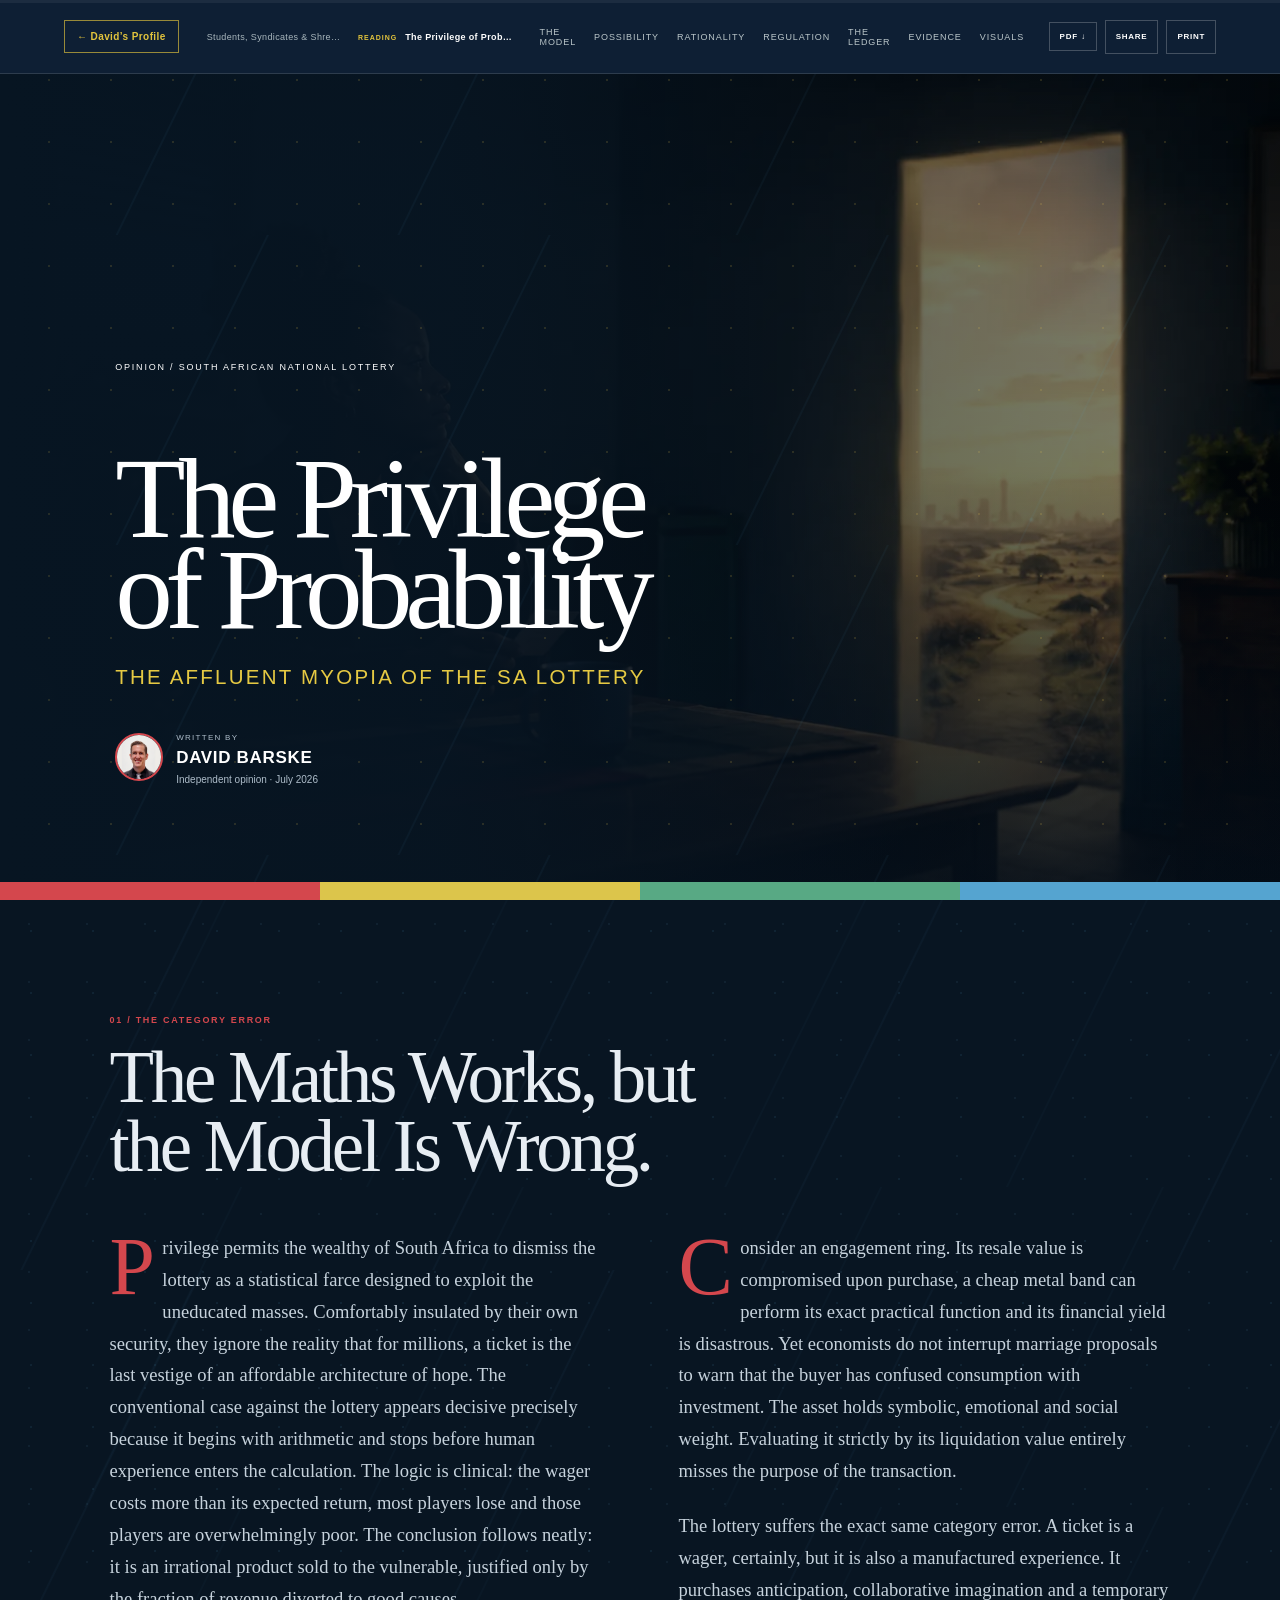
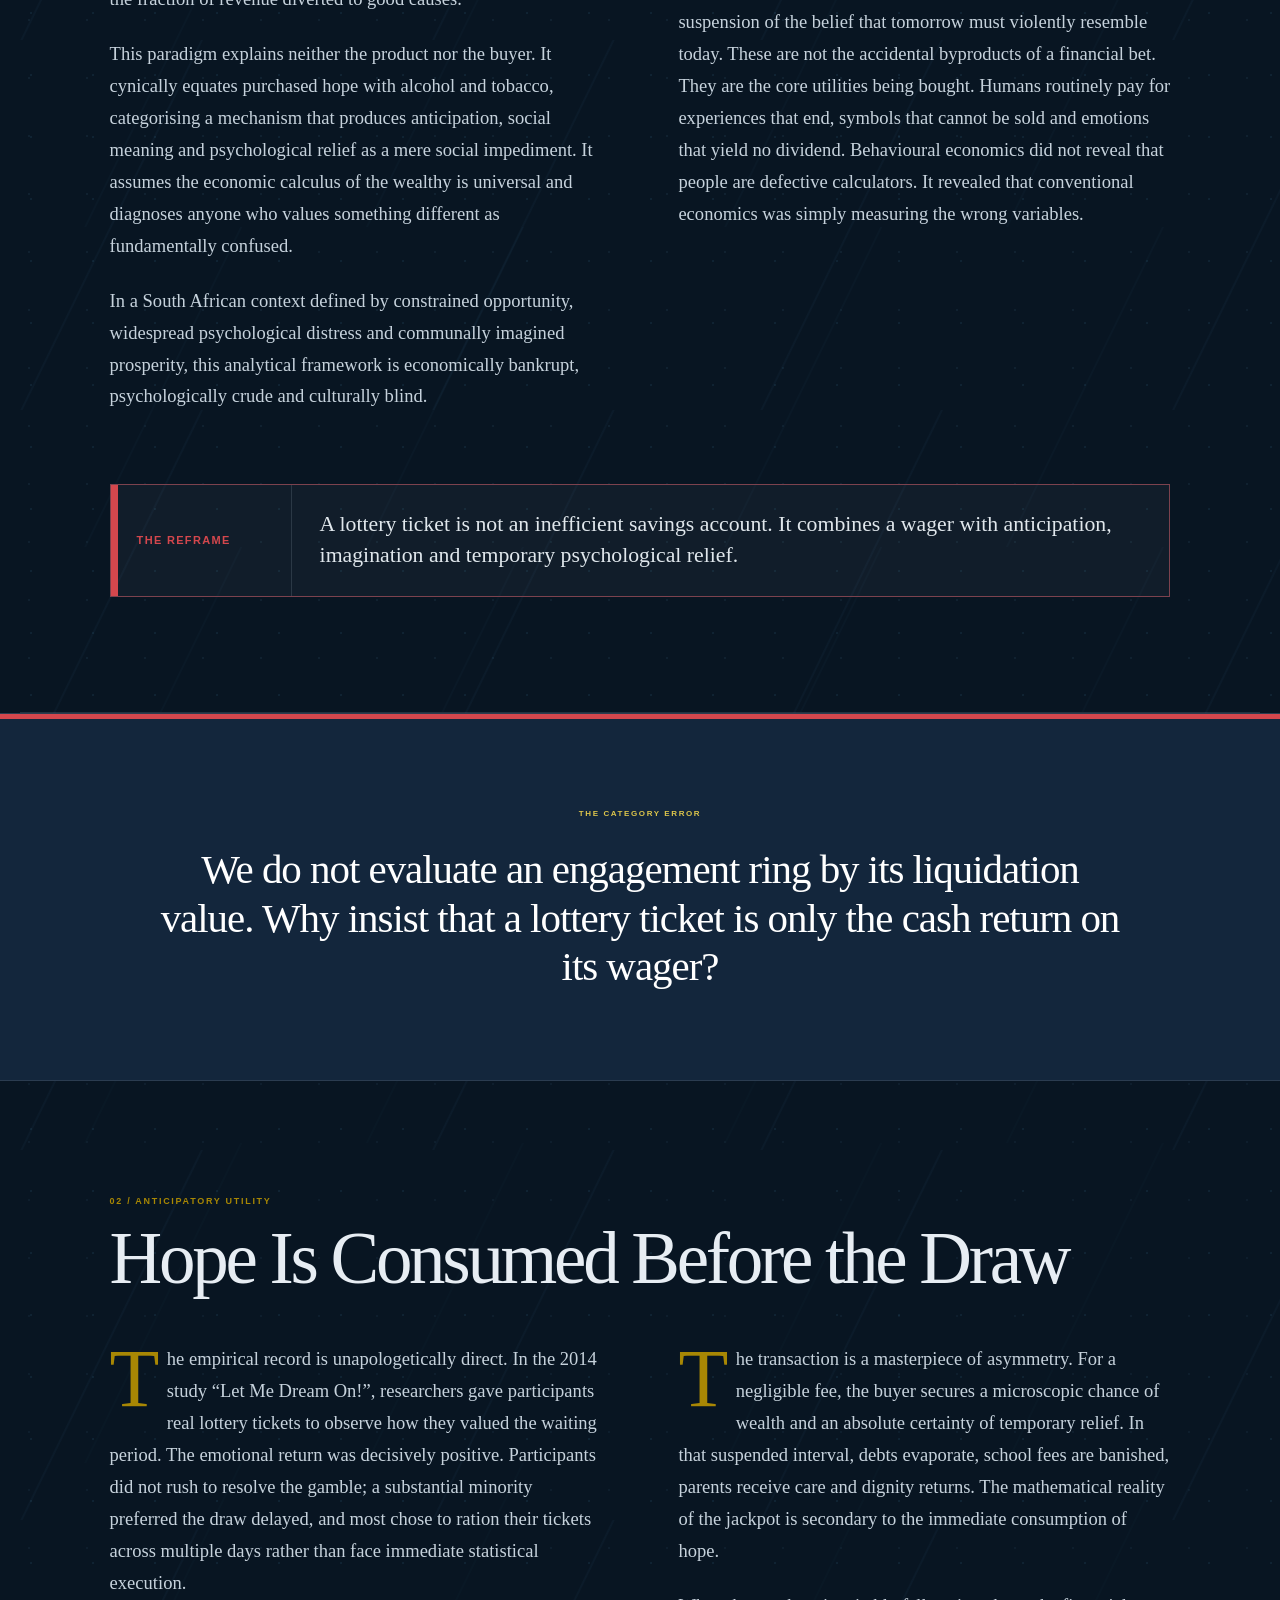
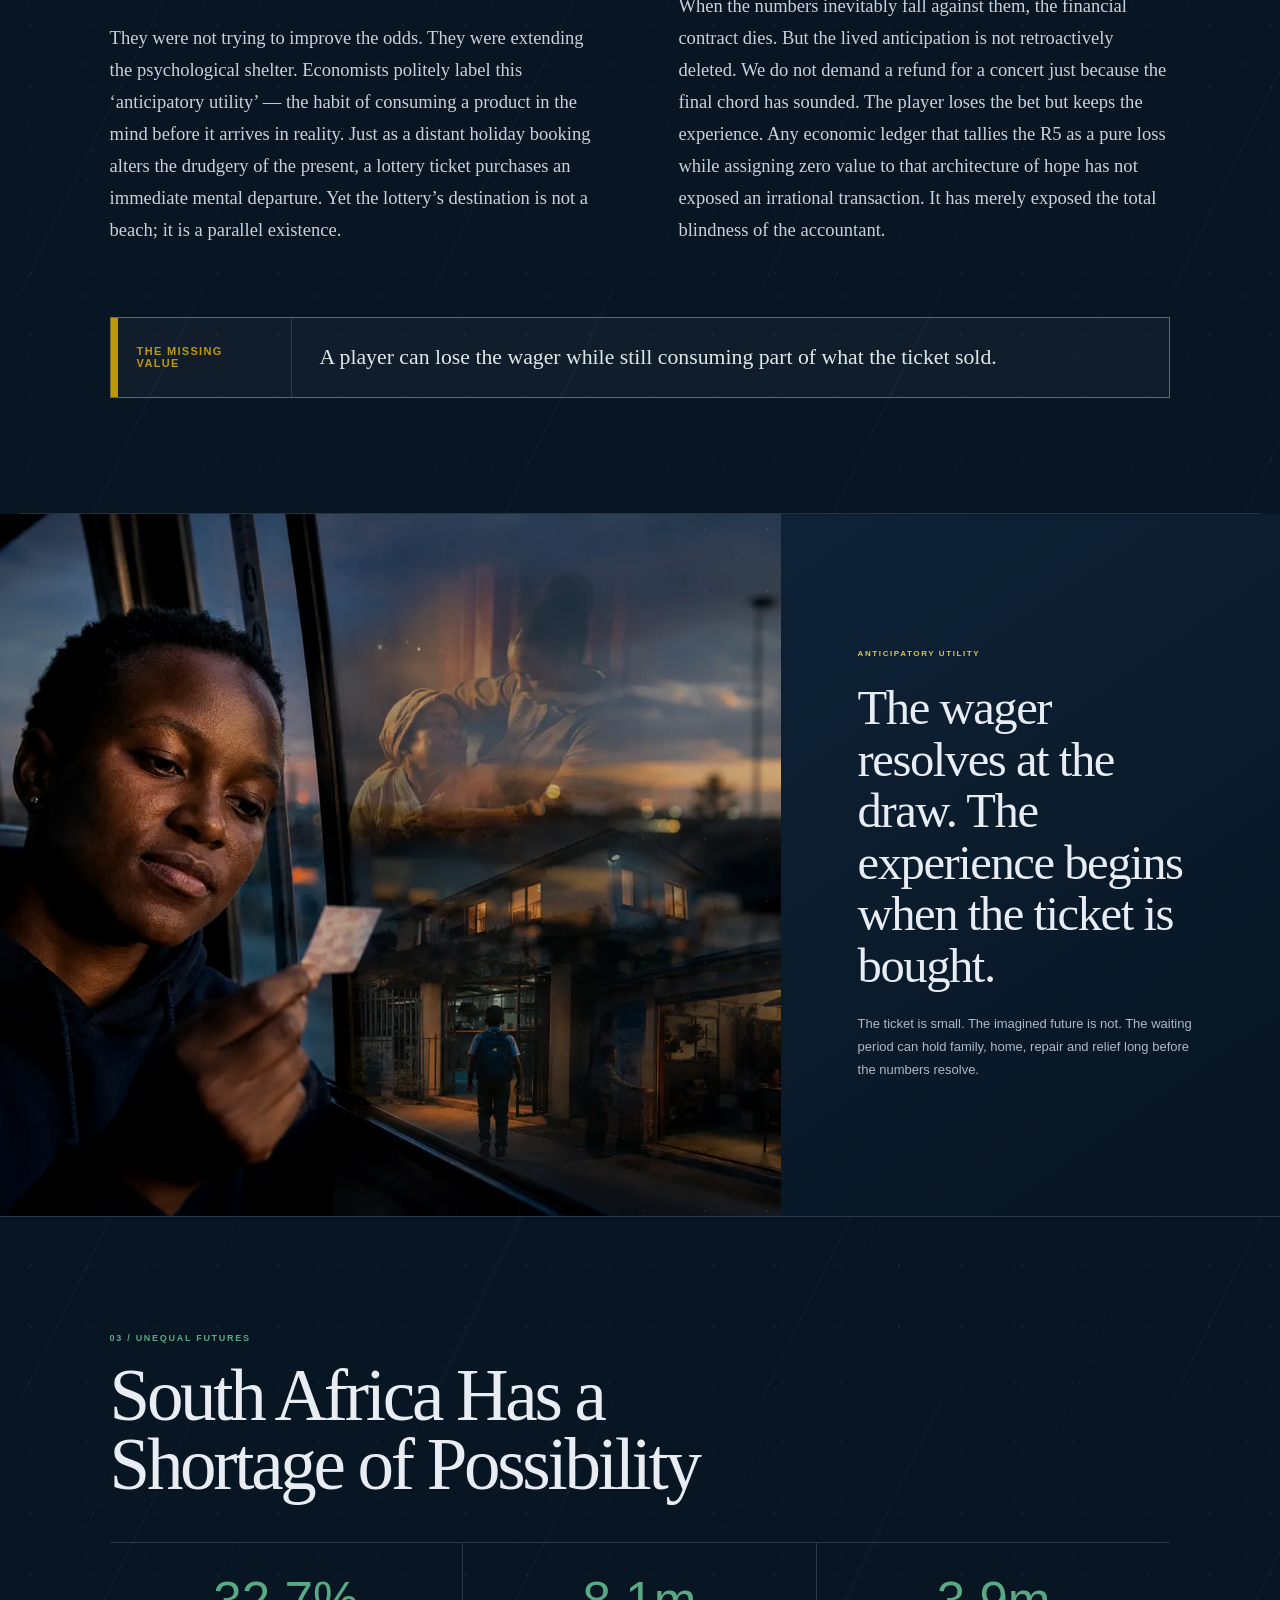
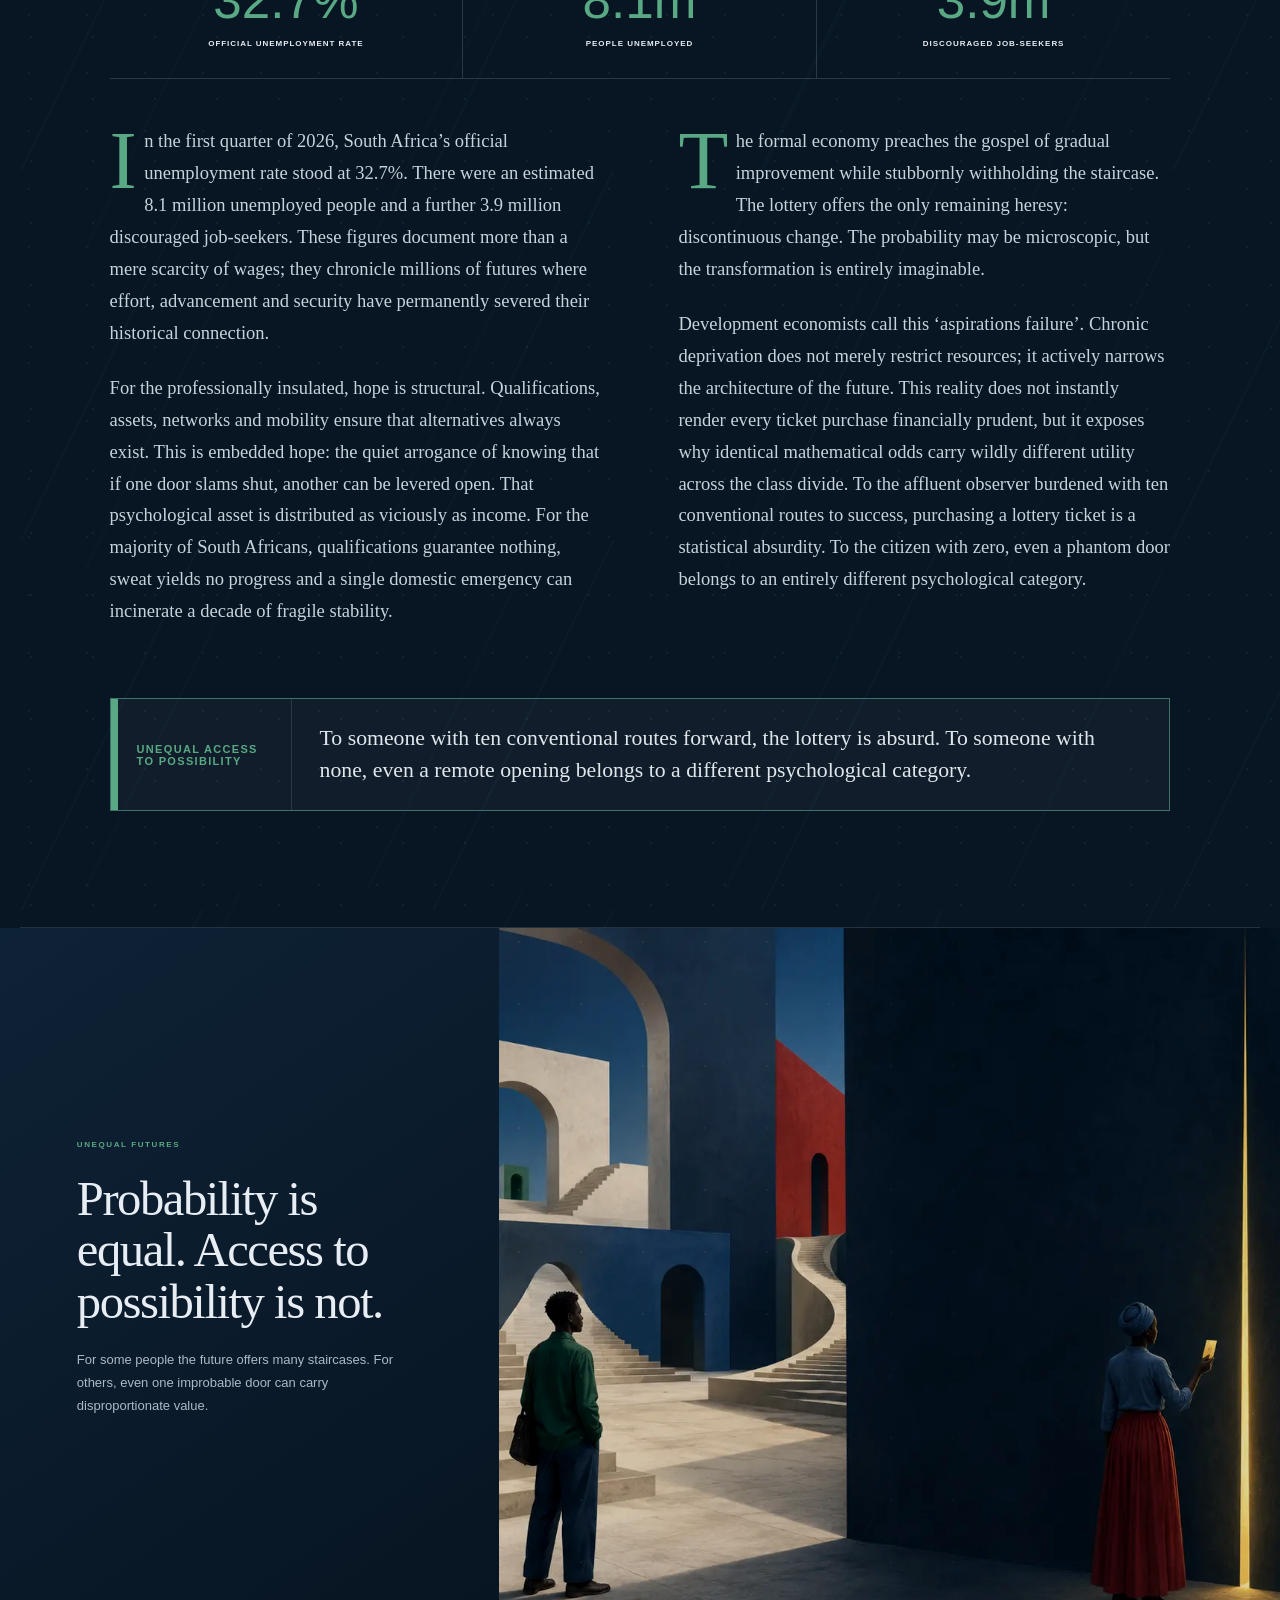
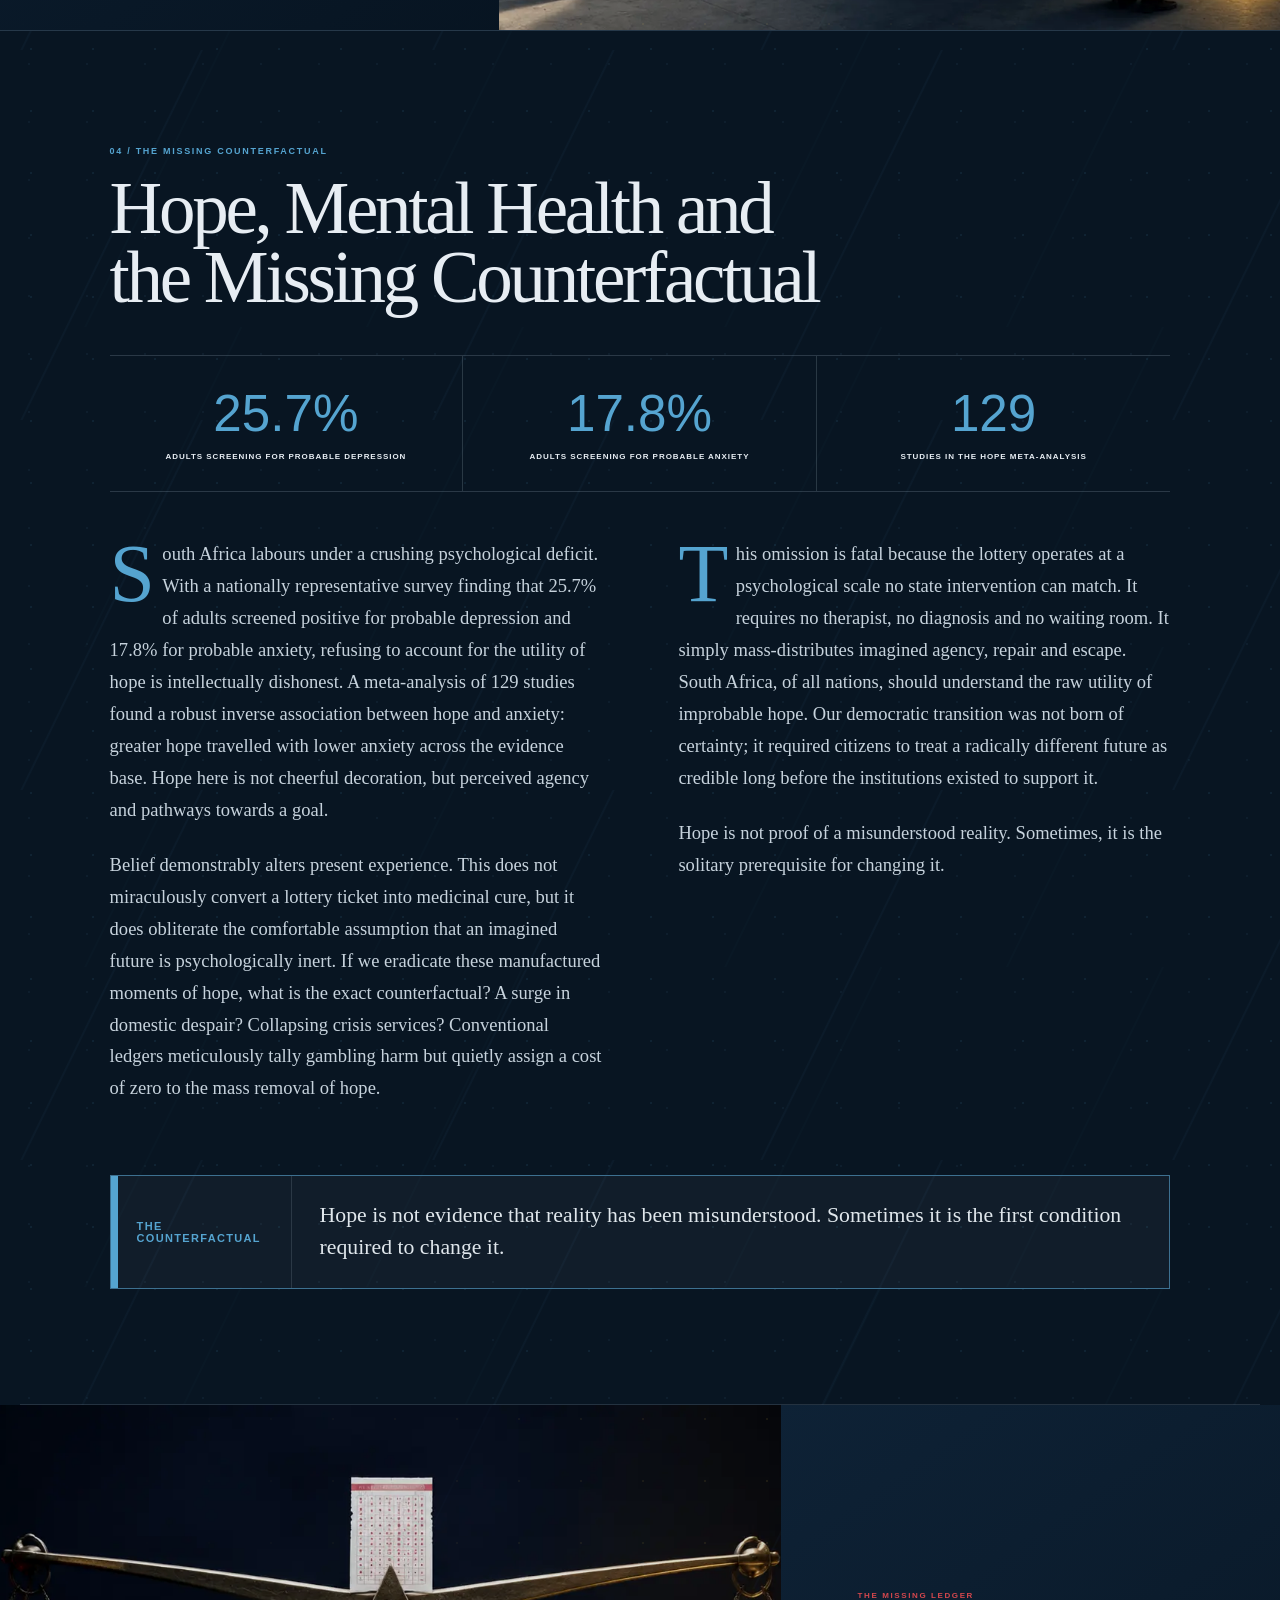
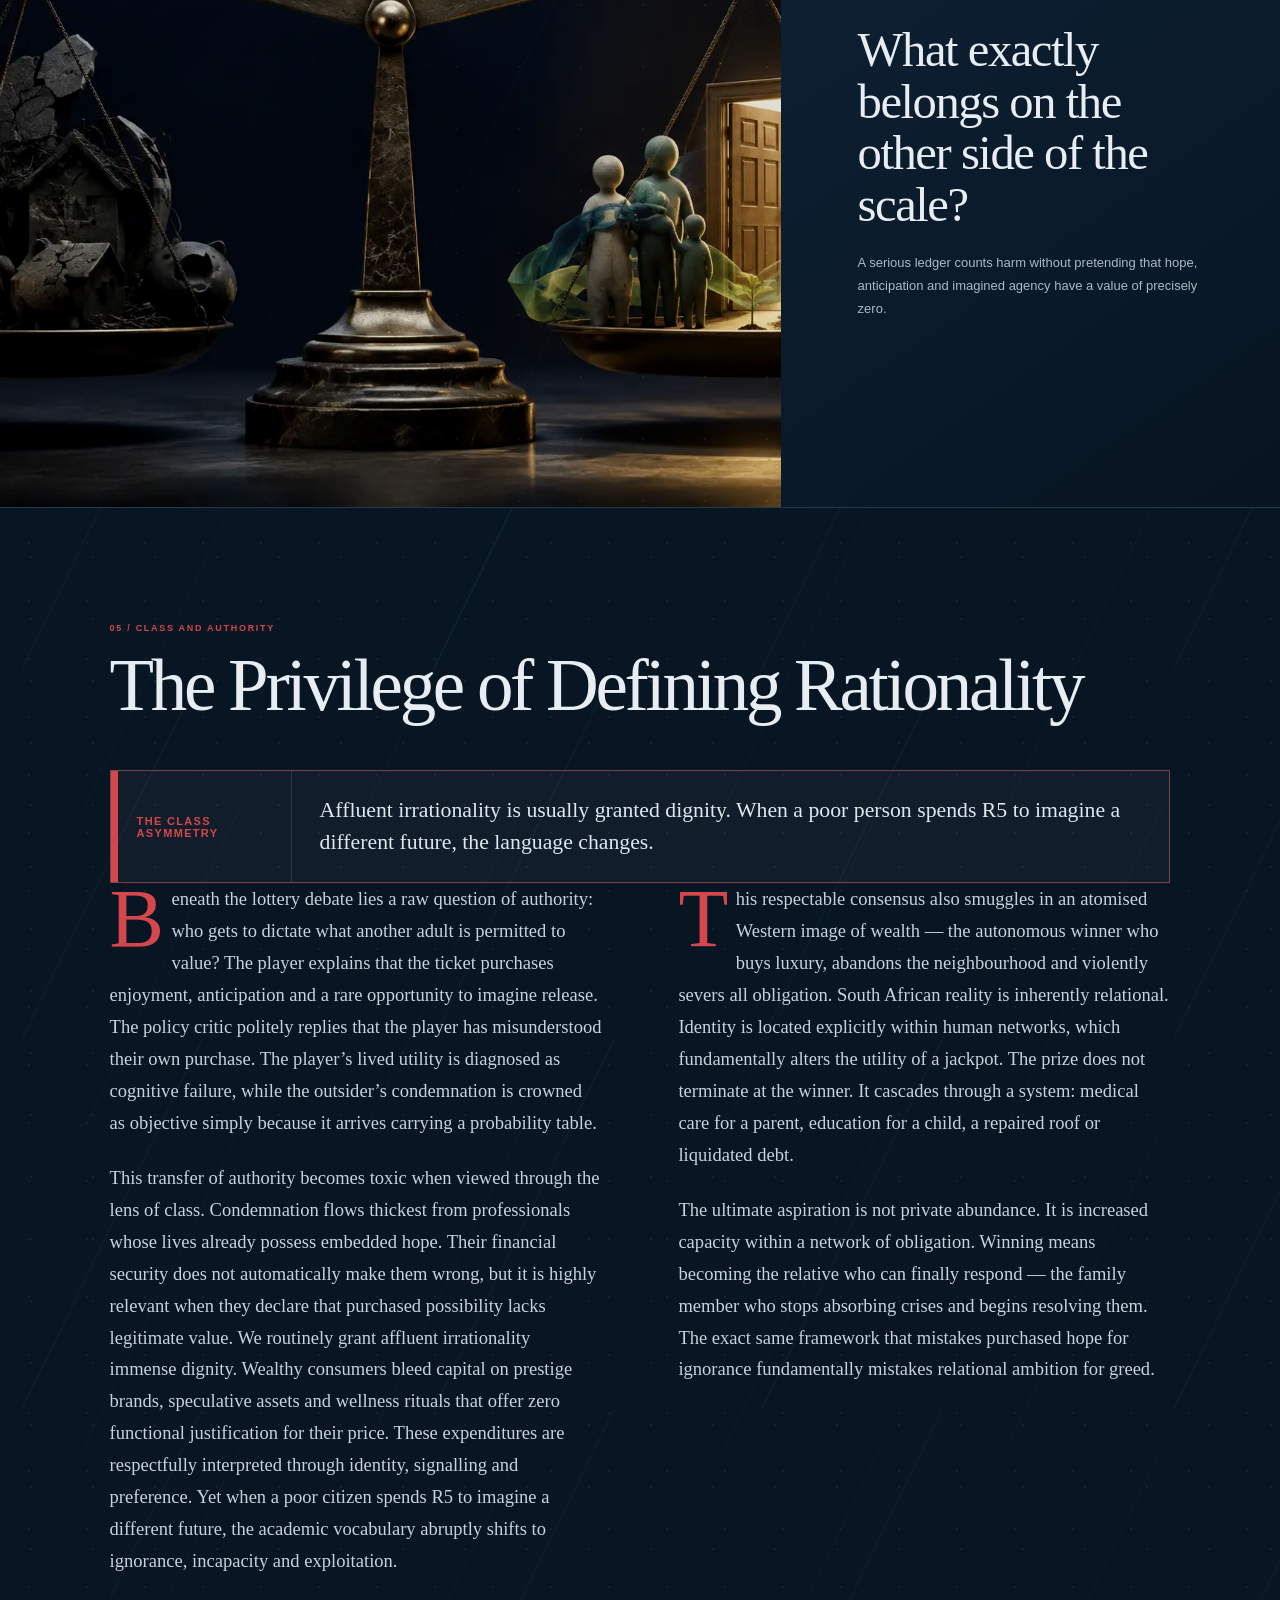
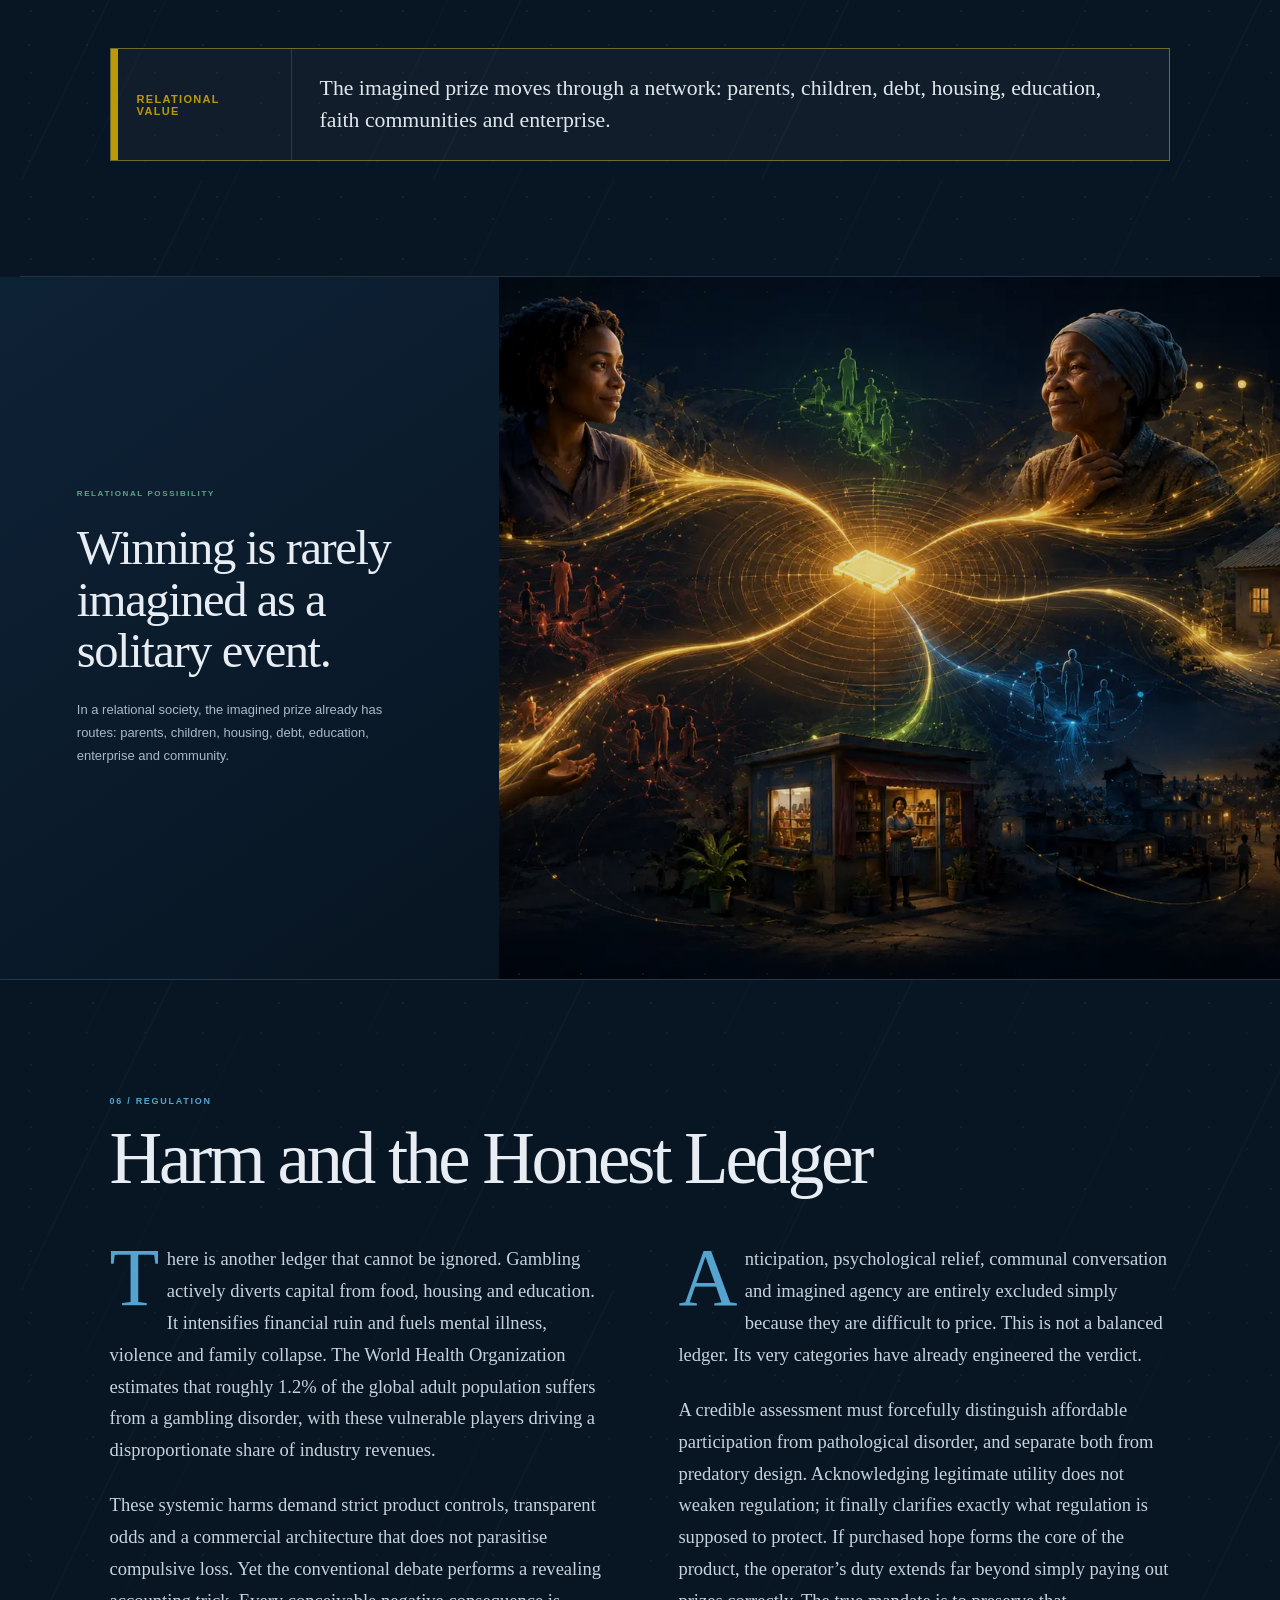
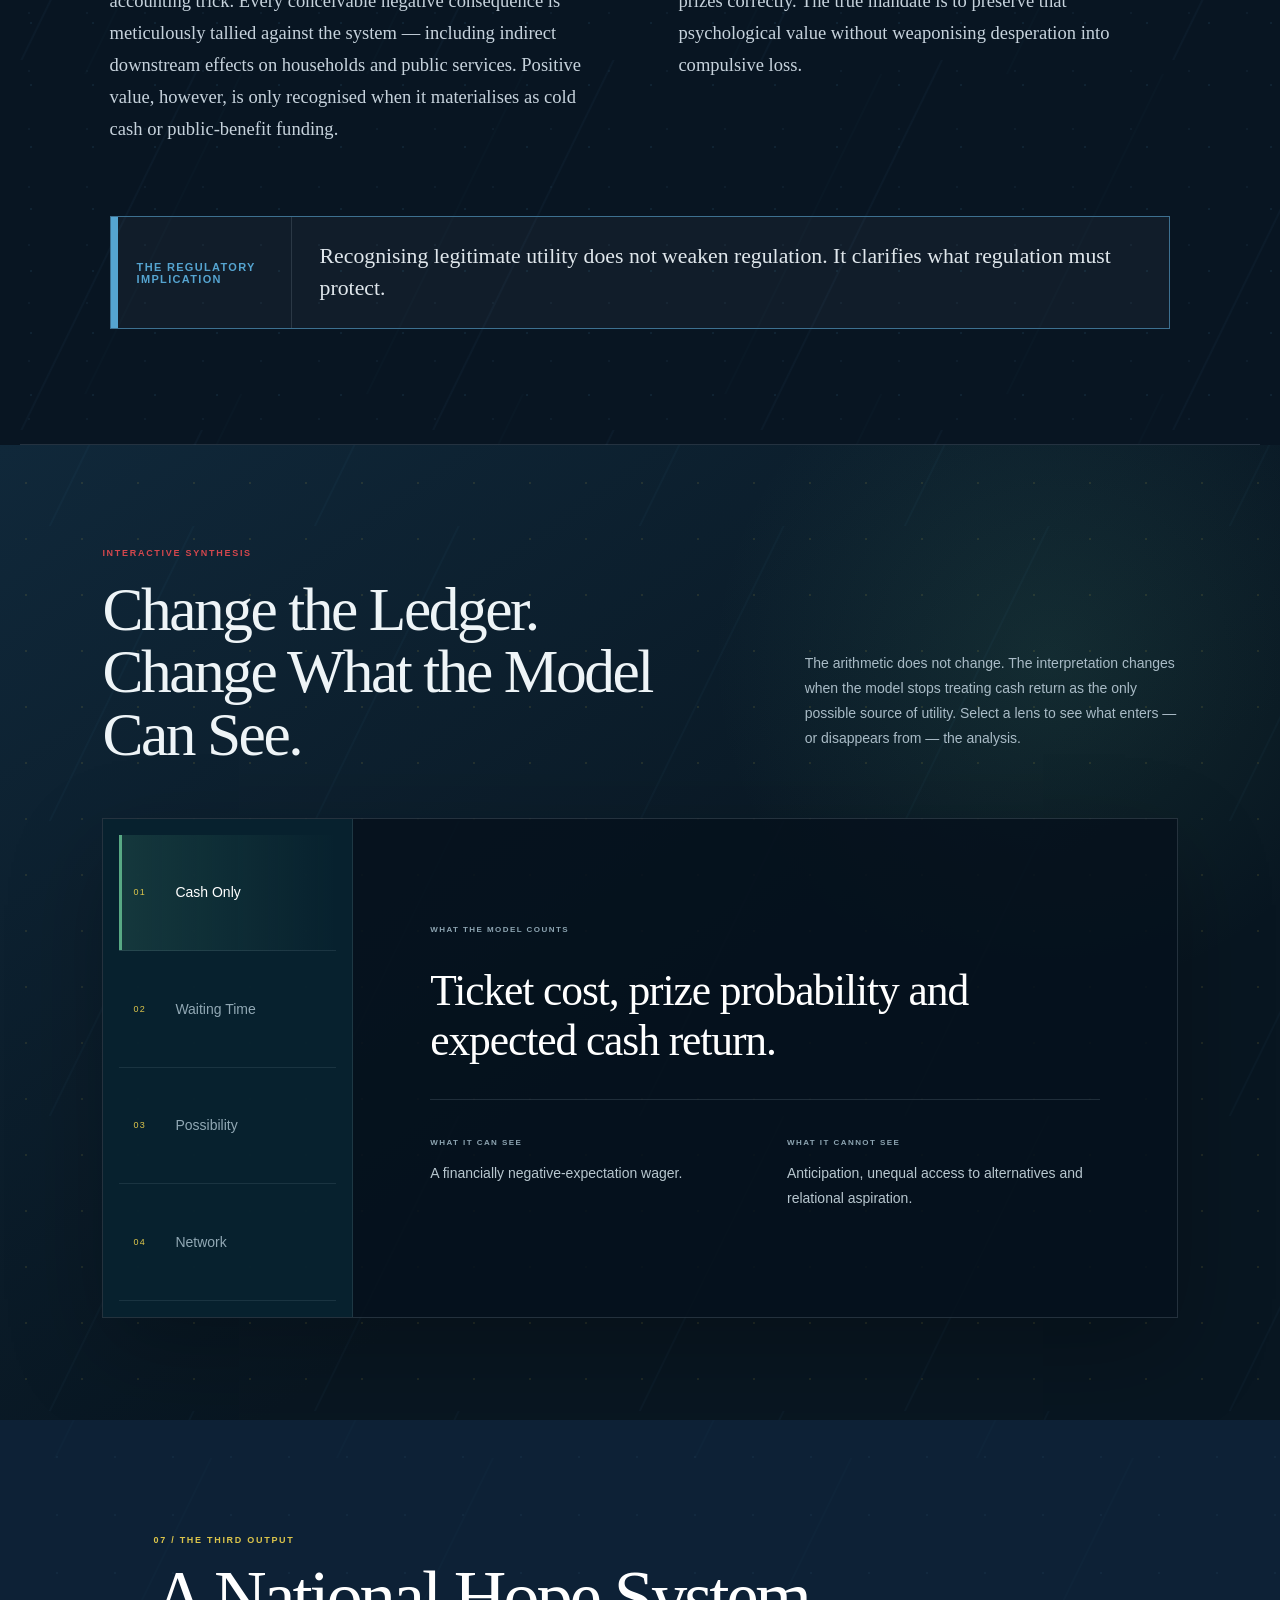
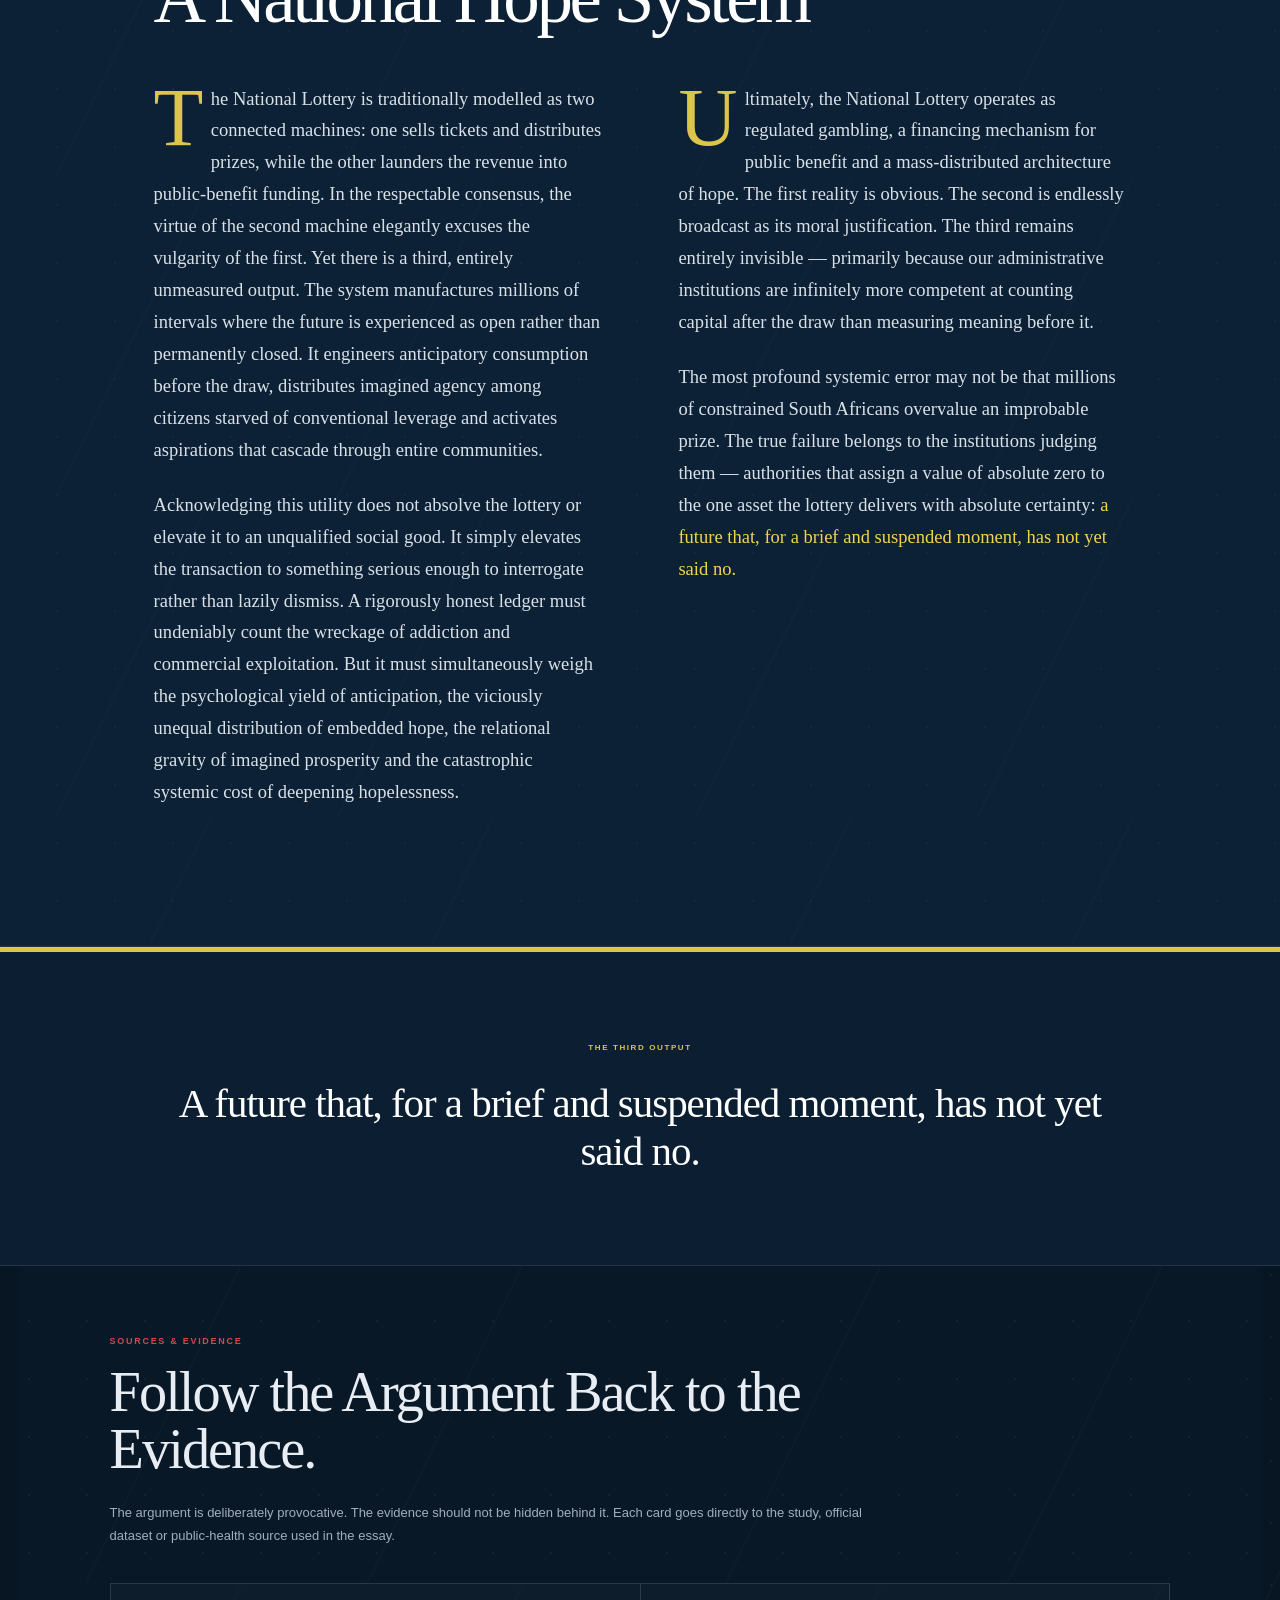
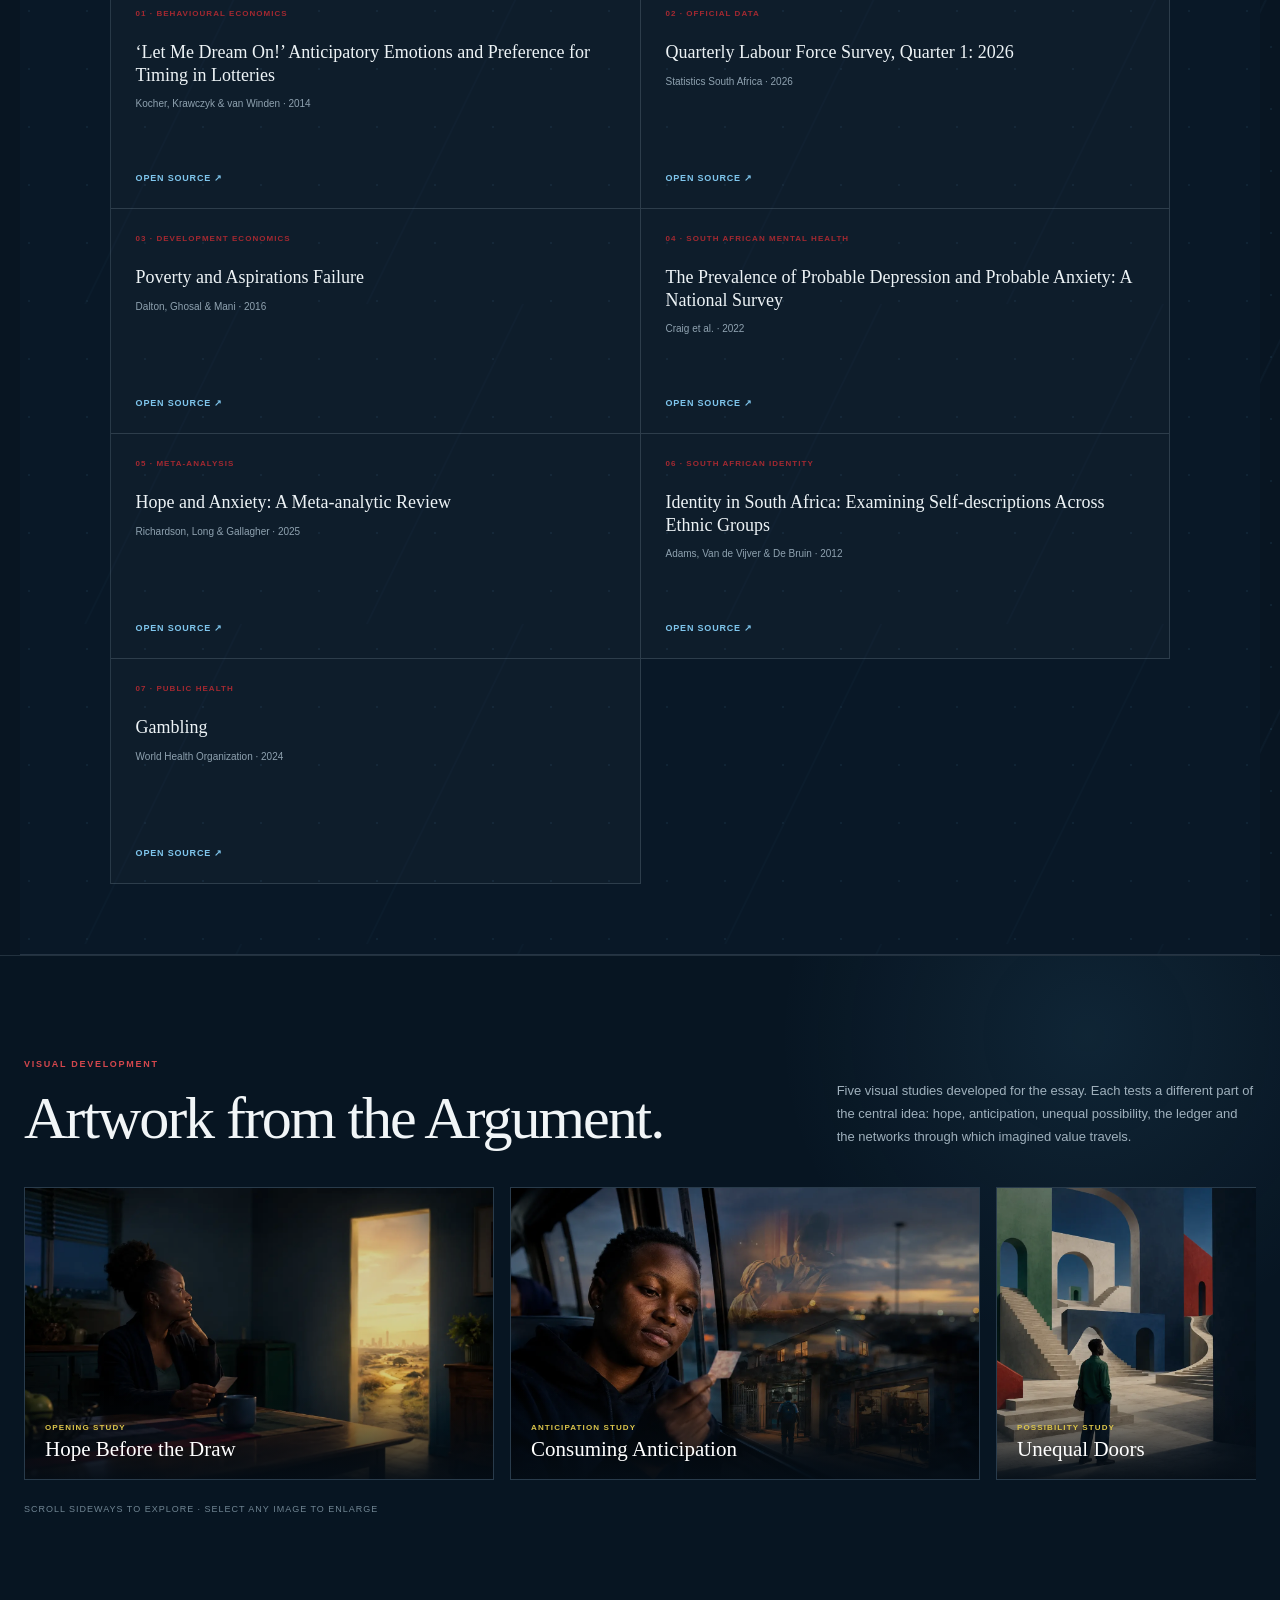
<file: docs/privilege-of-probability/index.html>
<!doctype html>
<html lang="en-GB">
  <head>
    <meta charset="utf-8" />
    <meta name="viewport" content="width=device-width,initial-scale=1" />
    <title>The Privilege of Probability | David Barske</title>
    <meta
      name="description"
      content="The judgement of a lottery ticket changes when anticipation, unequal access to possibility and the psychological utility of hope enter the ledger."
    />
    <meta name="robots" content="index, follow" />
    <link
      rel="canonical"
      href="https://davidbarske.github.io/Profile/privilege-of-probability/"
    />
    <meta
      property="og:title"
      content="The Privilege of Probability | David Barske"
    />
    <meta
      property="og:description"
      content="The judgement of a lottery ticket changes when anticipation, unequal access to possibility and the psychological utility of hope enter the ledger."
    />
    <meta property="og:type" content="article" />
    <meta
      property="og:url"
      content="https://davidbarske.github.io/Profile/privilege-of-probability/"
    />
    <meta
      property="og:image"
      content="https://davidbarske.github.io/Profile/probability/hope-at-table.webp"
    />
    <meta name="twitter:card" content="summary_large_image" />
    <meta
      name="twitter:title"
      content="The Privilege of Probability | David Barske"
    />
    <meta
      name="twitter:description"
      content="The judgement of a lottery ticket changes when anticipation, unequal access to possibility and the psychological utility of hope enter the ledger."
    />
    <meta
      name="twitter:image"
      content="https://davidbarske.github.io/Profile/probability/hope-at-table.webp"
    />
    <meta name="author" content="David Barske" />
    <link rel="stylesheet" href="../assets/css/site-v2.css" />
    <link rel="stylesheet" href="../assets/css/site-overrides.css" />
    <script
      async
      src="https://www.googletagmanager.com/gtag/js?id=G-19KLFX5LNG"
    ></script>
    <script>
      window.dataLayer = window.dataLayer || [];
      function gtag() {
        dataLayer.push(arguments);
      }
      gtag("js", new Date());
      gtag("config", "G-19KLFX5LNG");
    </script>
    <script defer src="../assets/js/article-static.js"></script>
  </head>
  <body>
    <main class="probability-article" id="article-top">
      <div class="reading-progress" aria-hidden="true"><i></i></div>
      <header class="article-chrome">
        <a href="../" class="article-profile-return">← David’s Profile</a
        ><button
          class="article-menu-toggle"
          type="button"
          aria-expanded="false"
          aria-controls="article-navigation"
        >
          <span aria-hidden="true">☰</span><b>Navigate</b>
        </button>
        <nav id="article-navigation" class="" aria-label="Article navigation">
          <div class="article-directory" aria-label="Choose an article">
            <a href="../students-syndicates-shredders" class=""
              >Students, Syndicates &amp; Shredders</a
            ><a href="../privilege-of-probability" class="active"
              >The Privilege of Probability</a
            >
          </div>
          <div class="article-section-links">
            <a href="#model">The Model</a><a href="#possibility">Possibility</a
            ><a href="#rationality">Rationality</a
            ><a href="#harm">Regulation</a><a href="#ledger">The Ledger</a
            ><a href="#evidence">Evidence</a><a href="#visuals">Visuals</a>
          </div>
        </nav>
        <div class="article-header-actions">
          <a
            class="article-pdf"
            href="../downloads/The_Privilege_of_Probability.pdf"
            download=""
            >PDF ↓</a
          >
          <div class="article-actions compact" aria-label="Article actions">
            <button type="button" aria-live="polite">Share</button
            ><button type="button">Print</button
            ><a
              href="mailto:kairos.advisory.services@gmail.com?subject=Response%20to%3A%20The%20Privilege%20of%20Probability"
              >Respond</a
            >
          </div>
        </div>
      </header>
      <section class="prob-cover">
        <img
          class="prob-cover-art"
          src="../probability/hope-at-table.webp"
          alt="Conceptual illustration of a woman holding a lottery ticket while looking towards an open, sunlit future"
          width="1672"
          height="941"
          fetchpriority="high"
        />
        <div class="prob-cover-shade" aria-hidden="true"></div>
        <div class="cover-copy">
          <small>OPINION / SOUTH AFRICAN NATIONAL LOTTERY</small>
          <h1>The Privilege<br />of Probability</h1>
          <p>The Affluent Myopia of the SA Lottery</p>
          <div class="prob-byline">
            <img src="../david-barske.webp" alt="" /><span>Written by</span
            ><strong>David Barske</strong
            ><em>Independent opinion · July 2026</em>
          </div>
        </div>
        <div class="cover-bars" aria-hidden="true">
          <i></i><i></i><i></i><i></i>
        </div>
      </section>
      <article class="prob-body">
        <section id="model" class="prob-section red-section">
          <p class="prob-kicker">01 / The Category Error</p>
          <h2>The Maths Works, but the Model Is Wrong.</h2>
          <div class="prob-columns">
            <div>
              <p>
                Privilege permits the wealthy of South Africa to dismiss the
                lottery as a statistical farce designed to exploit the
                uneducated masses. Comfortably insulated by their own security,
                they ignore the reality that for millions, a ticket is the last
                vestige of an affordable architecture of hope. The conventional
                case against the lottery appears decisive precisely because it
                begins with arithmetic and stops before human experience enters
                the calculation. The logic is clinical: the wager costs more
                than its expected return, most players lose and those players
                are overwhelmingly poor. The conclusion follows neatly: it is an
                irrational product sold to the vulnerable, justified only by the
                fraction of revenue diverted to good causes.
              </p>
              <p>
                This paradigm explains neither the product nor the buyer. It
                cynically equates purchased hope with alcohol and tobacco,
                categorising a mechanism that produces anticipation, social
                meaning and psychological relief as a mere social impediment. It
                assumes the economic calculus of the wealthy is universal and
                diagnoses anyone who values something different as fundamentally
                confused.
              </p>
              <p>
                In a South African context defined by constrained opportunity,
                widespread psychological distress and communally imagined
                prosperity, this analytical framework is economically bankrupt,
                psychologically crude and culturally blind.
              </p>
            </div>
            <div>
              <p>
                Consider an engagement ring. Its resale value is compromised
                upon purchase, a cheap metal band can perform its exact
                practical function and its financial yield is disastrous. Yet
                economists do not interrupt marriage proposals to warn that the
                buyer has confused consumption with investment. The asset holds
                symbolic, emotional and social weight. Evaluating it strictly by
                its liquidation value entirely misses the purpose of the
                transaction.
              </p>
              <p>
                The lottery suffers the exact same category error. A ticket is a
                wager, certainly, but it is also a manufactured experience. It
                purchases anticipation, collaborative imagination and a
                temporary suspension of the belief that tomorrow must violently
                resemble today. These are not the accidental byproducts of a
                financial bet. They are the core utilities being bought. Humans
                routinely pay for experiences that end, symbols that cannot be
                sold and emotions that yield no dividend. Behavioural economics
                did not reveal that people are defective calculators. It
                revealed that conventional economics was simply measuring the
                wrong variables.
              </p>
            </div>
          </div>
          <aside class="prob-callout red">
            <strong>The Reframe</strong>
            <p>
              A lottery ticket is not an inefficient savings account. It
              combines a wager with anticipation, imagination and temporary
              psychological relief.
            </p>
          </aside>
        </section>
        <aside class="prob-interlude red-interlude">
          <small>THE CATEGORY ERROR</small>
          <blockquote>
            We do not evaluate an engagement ring by its liquidation value. Why
            insist that a lottery ticket is only the cash return on its wager?
          </blockquote>
        </aside>
        <section class="prob-section yellow-section">
          <p class="prob-kicker">02 / Anticipatory Utility</p>
          <h2>Hope Is Consumed Before the Draw</h2>
          <div class="prob-columns">
            <div>
              <p>
                The empirical record is unapologetically direct. In the 2014
                study “Let Me Dream On!”, researchers gave participants real
                lottery tickets to observe how they valued the waiting period.
                The emotional return was decisively positive. Participants did
                not rush to resolve the gamble; a substantial minority preferred
                the draw delayed, and most chose to ration their tickets across
                multiple days rather than face immediate statistical execution.
              </p>
              <p>
                They were not trying to improve the odds. They were extending
                the psychological shelter. Economists politely label this
                ‘anticipatory utility’ — the habit of consuming a product in the
                mind before it arrives in reality. Just as a distant holiday
                booking alters the drudgery of the present, a lottery ticket
                purchases an immediate mental departure. Yet the lottery’s
                destination is not a beach; it is a parallel existence.
              </p>
            </div>
            <div>
              <p>
                The transaction is a masterpiece of asymmetry. For a negligible
                fee, the buyer secures a microscopic chance of wealth and an
                absolute certainty of temporary relief. In that suspended
                interval, debts evaporate, school fees are banished, parents
                receive care and dignity returns. The mathematical reality of
                the jackpot is secondary to the immediate consumption of hope.
              </p>
              <p>
                When the numbers inevitably fall against them, the financial
                contract dies. But the lived anticipation is not retroactively
                deleted. We do not demand a refund for a concert just because
                the final chord has sounded. The player loses the bet but keeps
                the experience. Any economic ledger that tallies the R5 as a
                pure loss while assigning zero value to that architecture of
                hope has not exposed an irrational transaction. It has merely
                exposed the total blindness of the accountant.
              </p>
            </div>
          </div>
          <aside class="prob-callout yellow">
            <strong>The Missing Value</strong>
            <p>
              A player can lose the wager while still consuming part of what the
              ticket sold.
            </p>
          </aside>
        </section>
        <figure class="prob-media-break prob-story-break dream-break">
          <img
            src="../probability/dreaming-on-bus.webp"
            alt="Conceptual illustration of a lottery player on a bus imagining family, home and possibility"
            width="1672"
            height="941"
            loading="lazy"
            decoding="async"
          />
          <figcaption>
            <small>ANTICIPATORY UTILITY</small>
            <strong
              >The wager resolves at the draw. The experience begins when the
              ticket is bought.</strong
            >
            <span
              >The ticket is small. The imagined future is not. The waiting
              period can hold family, home, repair and relief long before the
              numbers resolve.</span
            >
          </figcaption>
        </figure>
        <section id="possibility" class="prob-section green-section">
          <p class="prob-kicker">03 / Unequal Futures</p>
          <h2>South Africa Has a Shortage of Possibility</h2>
          <div class="prob-metrics">
            <div>
              <strong>32.7%</strong><span>Official Unemployment Rate</span>
            </div>
            <div><strong>8.1m</strong><span>People Unemployed</span></div>
            <div><strong>3.9m</strong><span>Discouraged Job-Seekers</span></div>
          </div>
          <div class="prob-columns">
            <div>
              <p>
                In the first quarter of 2026, South Africa’s official
                unemployment rate stood at 32.7%. There were an estimated 8.1
                million unemployed people and a further 3.9 million discouraged
                job-seekers. These figures document more than a mere scarcity of
                wages; they chronicle millions of futures where effort,
                advancement and security have permanently severed their
                historical connection.
              </p>
              <p>
                For the professionally insulated, hope is structural.
                Qualifications, assets, networks and mobility ensure that
                alternatives always exist. This is embedded hope: the quiet
                arrogance of knowing that if one door slams shut, another can be
                levered open. That psychological asset is distributed as
                viciously as income. For the majority of South Africans,
                qualifications guarantee nothing, sweat yields no progress and a
                single domestic emergency can incinerate a decade of fragile
                stability.
              </p>
            </div>
            <div>
              <p>
                The formal economy preaches the gospel of gradual improvement
                while stubbornly withholding the staircase. The lottery offers
                the only remaining heresy: discontinuous change. The probability
                may be microscopic, but the transformation is entirely
                imaginable.
              </p>
              <p>
                Development economists call this ‘aspirations failure’. Chronic
                deprivation does not merely restrict resources; it actively
                narrows the architecture of the future. This reality does not
                instantly render every ticket purchase financially prudent, but
                it exposes why identical mathematical odds carry wildly
                different utility across the class divide. To the affluent
                observer burdened with ten conventional routes to success,
                purchasing a lottery ticket is a statistical absurdity. To the
                citizen with zero, even a phantom door belongs to an entirely
                different psychological category.
              </p>
            </div>
          </div>
          <aside class="prob-callout green">
            <strong>Unequal Access to Possibility</strong>
            <p>
              To someone with ten conventional routes forward, the lottery is
              absurd. To someone with none, even a remote opening belongs to a
              different psychological category.
            </p>
          </aside>
        </section>
        <figure class="prob-media-break prob-story-break reverse unequal-break">
          <img
            src="../probability/unequal-doors.webp"
            alt="Conceptual illustration contrasting many routes forward with a single narrow opening"
            width="1672"
            height="941"
            loading="lazy"
            decoding="async"
          />
          <figcaption>
            <small>UNEQUAL FUTURES</small>
            <strong>Probability is equal. Access to possibility is not.</strong>
            <span
              >For some people the future offers many staircases. For others,
              even one improbable door can carry disproportionate value.</span
            >
          </figcaption>
        </figure>
        <section class="prob-section blue-section">
          <p class="prob-kicker">04 / The Missing Counterfactual</p>
          <h2>Hope, Mental Health and the Missing Counterfactual</h2>
          <div class="prob-metrics">
            <div>
              <strong>25.7%</strong
              ><span>Adults Screening for Probable Depression</span>
            </div>
            <div>
              <strong>17.8%</strong
              ><span>Adults Screening for Probable Anxiety</span>
            </div>
            <div>
              <strong>129</strong
              ><span>Studies in the Hope Meta-Analysis</span>
            </div>
          </div>
          <div class="prob-columns">
            <div>
              <p>
                South Africa labours under a crushing psychological deficit.
                With a nationally representative survey finding that 25.7% of
                adults screened positive for probable depression and 17.8% for
                probable anxiety, refusing to account for the utility of hope is
                intellectually dishonest. A meta-analysis of 129 studies found
                a robust inverse association between hope and anxiety: greater
                hope travelled with lower anxiety across the evidence base. Hope
                here is not cheerful decoration, but perceived agency and
                pathways towards a goal.
              </p>
              <p>
                Belief demonstrably alters present experience. This does not
                miraculously convert a lottery ticket into medicinal cure, but
                it does obliterate the comfortable assumption that an imagined
                future is psychologically inert. If we eradicate these
                manufactured moments of hope, what is the exact counterfactual?
                A surge in domestic despair? Collapsing crisis services?
                Conventional ledgers meticulously tally gambling harm but
                quietly assign a cost of zero to the mass removal of hope.
              </p>
            </div>
            <div>
              <p>
                This omission is fatal because the lottery operates at a
                psychological scale no state intervention can match. It requires
                no therapist, no diagnosis and no waiting room. It simply
                mass-distributes imagined agency, repair and escape. South
                Africa, of all nations, should understand the raw utility of
                improbable hope. Our democratic transition was not born of
                certainty; it required citizens to treat a radically different
                future as credible long before the institutions existed to
                support it.
              </p>
              <p>
                Hope is not proof of a misunderstood reality. Sometimes, it is
                the solitary prerequisite for changing it.
              </p>
            </div>
          </div>
          <aside class="prob-callout blue">
            <strong>The Counterfactual</strong>
            <p>
              Hope is not evidence that reality has been misunderstood.
              Sometimes it is the first condition required to change it.
            </p>
          </aside>
        </section>
        <figure class="prob-media-break prob-story-break scales-break">
          <img
            src="../probability/scales-of-possibility.webp"
            alt="Conceptual balance weighing deprivation against family, opportunity and a possible future"
            width="1672"
            height="941"
            loading="lazy"
            decoding="async"
          />
          <figcaption>
            <small>THE MISSING LEDGER</small>
            <strong>What exactly belongs on the other side of the scale?</strong>
            <span
              >A serious ledger counts harm without pretending that hope,
              anticipation and imagined agency have a value of precisely
              zero.</span
            >
          </figcaption>
        </figure>
        <section id="rationality" class="prob-section red-section">
          <p class="prob-kicker">05 / Class and Authority</p>
          <h2>The Privilege of Defining Rationality</h2>
          <aside class="prob-callout red">
            <strong>The Class Asymmetry</strong>
            <p>
              Affluent irrationality is usually granted dignity. When a poor
              person spends R5 to imagine a different future, the language
              changes.
            </p>
          </aside>
          <div class="prob-columns">
            <div>
              <p>
                Beneath the lottery debate lies a raw question of authority: who
                gets to dictate what another adult is permitted to value? The
                player explains that the ticket purchases enjoyment,
                anticipation and a rare opportunity to imagine release. The
                policy critic politely replies that the player has misunderstood
                their own purchase. The player’s lived utility is diagnosed as
                cognitive failure, while the outsider’s condemnation is crowned
                as objective simply because it arrives carrying a probability
                table.
              </p>
              <p>
                This transfer of authority becomes toxic when viewed through the
                lens of class. Condemnation flows thickest from professionals
                whose lives already possess embedded hope. Their financial
                security does not automatically make them wrong, but it is
                highly relevant when they declare that purchased possibility
                lacks legitimate value. We routinely grant affluent
                irrationality immense dignity. Wealthy consumers bleed capital
                on prestige brands, speculative assets and wellness rituals that
                offer zero functional justification for their price. These
                expenditures are respectfully interpreted through identity,
                signalling and preference. Yet when a poor citizen spends R5 to
                imagine a different future, the academic vocabulary abruptly
                shifts to ignorance, incapacity and exploitation.
              </p>
            </div>
            <div>
              <p>
                This respectable consensus also smuggles in an atomised Western
                image of wealth — the autonomous winner who buys luxury,
                abandons the neighbourhood and violently severs all obligation.
                South African reality is inherently relational. Identity is
                located explicitly within human networks, which fundamentally
                alters the utility of a jackpot. The prize does not terminate at
                the winner. It cascades through a system: medical care for a
                parent, education for a child, a repaired roof or liquidated
                debt.
              </p>
              <p>
                The ultimate aspiration is not private abundance. It is
                increased capacity within a network of obligation. Winning means
                becoming the relative who can finally respond — the family
                member who stops absorbing crises and begins resolving them. The
                exact same framework that mistakes purchased hope for ignorance
                fundamentally mistakes relational ambition for greed.
              </p>
            </div>
          </div>
          <aside class="prob-callout yellow">
            <strong>Relational Value</strong>
            <p>
              The imagined prize moves through a network: parents, children,
              debt, housing, education, faith communities and enterprise.
            </p>
          </aside>
        </section>
        <figure class="prob-media-break prob-story-break reverse network-break">
          <img
            src="../probability/shared-futures.webp"
            alt="Conceptual illustration of a lottery ticket connecting family, household, enterprise and community futures"
            width="1672"
            height="941"
            loading="lazy"
            decoding="async"
          />
          <figcaption>
            <small>RELATIONAL POSSIBILITY</small>
            <strong>Winning is rarely imagined as a solitary event.</strong>
            <span
              >In a relational society, the imagined prize already has routes:
              parents, children, housing, debt, education, enterprise and
              community.</span
            >
          </figcaption>
        </figure>
        <section id="harm" class="prob-section blue-section">
          <p class="prob-kicker">06 / Regulation</p>
          <h2>Harm and the Honest Ledger</h2>
          <div class="prob-columns">
            <div>
              <p>
                There is another ledger that cannot be ignored. Gambling
                actively diverts capital from food, housing and education. It
                intensifies financial ruin and fuels mental illness, violence
                and family collapse. The World Health Organization estimates
                that roughly 1.2% of the global adult population suffers from a
                gambling disorder, with these vulnerable players driving a
                disproportionate share of industry revenues.
              </p>
              <p>
                These systemic harms demand strict product controls, transparent
                odds and a commercial architecture that does not parasitise
                compulsive loss. Yet the conventional debate performs a
                revealing accounting trick. Every conceivable negative
                consequence is meticulously tallied against the system —
                including indirect downstream effects on households and public
                services. Positive value, however, is only recognised when it
                materialises as cold cash or public-benefit funding.
              </p>
            </div>
            <div>
              <p>
                Anticipation, psychological relief, communal conversation and
                imagined agency are entirely excluded simply because they are
                difficult to price. This is not a balanced ledger. Its very
                categories have already engineered the verdict.
              </p>
              <p>
                A credible assessment must forcefully distinguish affordable
                participation from pathological disorder, and separate both from
                predatory design. Acknowledging legitimate utility does not
                weaken regulation; it finally clarifies exactly what regulation
                is supposed to protect. If purchased hope forms the core of the
                product, the operator’s duty extends far beyond simply paying
                out prizes correctly. The true mandate is to preserve that
                psychological value without weaponising desperation into
                compulsive loss.
              </p>
            </div>
          </div>
          <aside class="prob-callout blue">
            <strong>The Regulatory Implication</strong>
            <p>
              Recognising legitimate utility does not weaken regulation. It
              clarifies what regulation must protect.
            </p>
          </aside>
        </section>
        <section class="prob-ledger-lab" id="ledger">
          <div class="prob-ledger-heading">
            <div>
              <p class="prob-kicker">INTERACTIVE SYNTHESIS</p>
              <h2>Change the Ledger.<br />Change What the Model Can See.</h2>
            </div>
            <p>
              The arithmetic does not change. The interpretation changes when
              the model stops treating cash return as the only possible source
              of utility. Select a lens to see what enters — or disappears from
              — the analysis.
            </p>
          </div>
          <div class="prob-ledger-interface">
            <div class="prob-ledger-tabs" role="tablist" aria-label="Change the analytical ledger">
              <button type="button" role="tab" aria-selected="true" class="active" data-ledger="cash"><span>01</span>Cash Only</button>
              <button type="button" role="tab" aria-selected="false" data-ledger="waiting"><span>02</span>Waiting Time</button>
              <button type="button" role="tab" aria-selected="false" data-ledger="possibility"><span>03</span>Possibility</button>
              <button type="button" role="tab" aria-selected="false" data-ledger="network"><span>04</span>Network</button>
            </div>
            <div class="prob-ledger-panel" role="tabpanel" aria-live="polite">
              <small>WHAT THE MODEL COUNTS</small>
              <strong class="ledger-counts">Ticket cost, prize probability and expected cash return.</strong>
              <div>
                <small>WHAT IT CAN SEE</small>
                <p class="ledger-sees">A financially negative-expectation wager.</p>
              </div>
              <div>
                <small>WHAT IT CANNOT SEE</small>
                <p class="ledger-misses">Anticipation, unequal access to alternatives and relational aspiration.</p>
              </div>
            </div>
          </div>
        </section>
        <section id="system" class="prob-section final-section">
          <p class="prob-kicker">07 / The Third Output</p>
          <h2>A National Hope System</h2>
          <div class="prob-columns">
            <div>
              <p>
                The National Lottery is traditionally modelled as two connected
                machines: one sells tickets and distributes prizes, while the
                other launders the revenue into public-benefit funding. In the
                respectable consensus, the virtue of the second machine
                elegantly excuses the vulgarity of the first. Yet there is a
                third, entirely unmeasured output. The system manufactures
                millions of intervals where the future is experienced as open
                rather than permanently closed. It engineers anticipatory
                consumption before the draw, distributes imagined agency among
                citizens starved of conventional leverage and activates
                aspirations that cascade through entire communities.
              </p>
              <p>
                Acknowledging this utility does not absolve the lottery or
                elevate it to an unqualified social good. It simply elevates the
                transaction to something serious enough to interrogate rather
                than lazily dismiss. A rigorously honest ledger must undeniably
                count the wreckage of addiction and commercial exploitation. But
                it must simultaneously weigh the psychological yield of
                anticipation, the viciously unequal distribution of embedded
                hope, the relational gravity of imagined prosperity and the
                catastrophic systemic cost of deepening hopelessness.
              </p>
            </div>
            <div>
              <p>
                Ultimately, the National Lottery operates as regulated gambling,
                a financing mechanism for public benefit and a mass-distributed
                architecture of hope. The first reality is obvious. The second
                is endlessly broadcast as its moral justification. The third
                remains entirely invisible — primarily because our
                administrative institutions are infinitely more competent at
                counting capital after the draw than measuring meaning before
                it.
              </p>
              <p>
                The most profound systemic error may not be that millions of
                constrained South Africans overvalue an improbable prize. The
                true failure belongs to the institutions judging them —
                authorities that assign a value of absolute zero to the one
                asset the lottery delivers with absolute certainty:
                <strong
                  >a future that, for a brief and suspended moment, has not yet
                  said no.</strong
                >
              </p>
            </div>
          </div>
        </section>
        <aside class="prob-interlude final-interlude">
          <small>THE THIRD OUTPUT</small>
          <blockquote>
            A future that, for a brief and suspended moment, has not yet said
            no.
          </blockquote>
        </aside>
        <section class="prob-sources" id="evidence">
          <p class="prob-kicker">Sources &amp; Evidence</p>
          <h2>Follow the Argument Back to the Evidence.</h2>
          <p class="prob-source-intro">
            The argument is deliberately provocative. The evidence should not be
            hidden behind it. Each card goes directly to the study, official
            dataset or public-health source used in the essay.
          </p>
          <div class="source-grid">
            <a
              href="https://doi.org/10.1016/j.jebo.2013.12.006"
              target="_blank"
              rel="noopener noreferrer"
              ><small
                >01<!-- -->
                ·
                <!-- -->BEHAVIOURAL ECONOMICS</small
              ><strong
                >‘Let Me Dream On!’ Anticipatory Emotions and Preference for
                Timing in Lotteries</strong
              ><span>Kocher, Krawczyk &amp; van Winden · 2014</span
              ><b>Open Source ↗</b></a
            ><a
              href="https://www.statssa.gov.za/publications/P0211/P02111stQuarter2026.pdf"
              target="_blank"
              rel="noopener noreferrer"
              ><small
                >02<!-- -->
                ·
                <!-- -->OFFICIAL DATA</small
              ><strong>Quarterly Labour Force Survey, Quarter 1: 2026</strong
              ><span>Statistics South Africa · 2026</span
              ><b>Open Source ↗</b></a
            ><a
              href="https://doi.org/10.1111/ecoj.12210"
              target="_blank"
              rel="noopener noreferrer"
              ><small
                >03<!-- -->
                ·
                <!-- -->DEVELOPMENT ECONOMICS</small
              ><strong>Poverty and Aspirations Failure</strong
              ><span>Dalton, Ghosal &amp; Mani · 2016</span
              ><b>Open Source ↗</b></a
            ><a
              href="https://doi.org/10.3389/fpubh.2022.986531"
              target="_blank"
              rel="noopener noreferrer"
              ><small
                >04<!-- -->
                ·
                <!-- -->SOUTH AFRICAN MENTAL HEALTH</small
              ><strong
                >The Prevalence of Probable Depression and Probable Anxiety: A
                National Survey</strong
              ><span>Craig et al. · 2022</span><b>Open Source ↗</b></a
            ><a
              href="https://doi.org/10.1002/jclp.70068"
              target="_blank"
              rel="noopener noreferrer"
              ><small
                >05<!-- -->
                ·
                <!-- -->META-ANALYSIS</small
              ><strong>Hope and Anxiety: A Meta-analytic Review</strong
              ><span>Richardson, Long &amp; Gallagher · 2025</span
              ><b>Open Source ↗</b></a
            ><a
              href="https://www.sciencedirect.com/science/article/abs/pii/S0147176711001210"
              target="_blank"
              rel="noopener noreferrer"
              ><small
                >06<!-- -->
                ·
                <!-- -->SOUTH AFRICAN IDENTITY</small
              ><strong
                >Identity in South Africa: Examining Self-descriptions Across
                Ethnic Groups</strong
              ><span>Adams, Van de Vijver &amp; De Bruin · 2012</span
              ><b>Open Source ↗</b></a
            ><a
              href="https://www.who.int/news-room/fact-sheets/detail/gambling"
              target="_blank"
              rel="noopener noreferrer"
              ><small
                >07<!-- -->
                ·
                <!-- -->PUBLIC HEALTH</small
              ><strong>Gambling</strong
              ><span>World Health Organization · 2024</span
              ><b>Open Source ↗</b></a
            >
          </div>
        </section>
        <section class="prob-artwork" id="visuals">
          <div class="prob-artwork-head">
            <div>
              <p class="prob-kicker">VISUAL DEVELOPMENT</p>
              <h2>Artwork from the Argument.</h2>
            </div>
            <p>
              Five visual studies developed for the essay. Each tests a different
              part of the central idea: hope, anticipation, unequal possibility,
              the ledger and the networks through which imagined value travels.
            </p>
          </div>
          <div class="prob-artwork-track" tabindex="0" aria-label="The Privilege of Probability artwork">
            <button type="button" class="prob-art-card gallery-item" aria-label="Open Hope before the draw">
              <img src="../probability/hope-at-table.webp" alt="A woman holding a lottery ticket at a table while a bright possible future appears through a doorway" width="1672" height="941" loading="lazy" decoding="async" />
              <span><small>Opening study</small><b>Hope Before the Draw</b></span>
            </button>
            <button type="button" class="prob-art-card gallery-item" aria-label="Open Consuming anticipation">
              <img src="../probability/dreaming-on-bus.webp" alt="A commuter holding a lottery ticket while imagined family and home scenes appear in the window" width="1672" height="941" loading="lazy" decoding="async" />
              <span><small>Anticipation study</small><b>Consuming Anticipation</b></span>
            </button>
            <button type="button" class="prob-art-card gallery-item" aria-label="Open Unequal doors">
              <img src="../probability/unequal-doors.webp" alt="Conceptual illustration of unequal access to possible futures" width="1672" height="941" loading="lazy" decoding="async" />
              <span><small>Possibility study</small><b>Unequal Doors</b></span>
            </button>
            <button type="button" class="prob-art-card gallery-item" aria-label="Open The missing ledger">
              <img src="../probability/scales-of-possibility.webp" alt="Conceptual illustration comparing conventional economic measures with psychological and social value" width="1672" height="941" loading="lazy" decoding="async" />
              <span><small>Ledger study</small><b>The Missing Ledger</b></span>
            </button>
            <button type="button" class="prob-art-card gallery-item" aria-label="Open Shared futures">
              <img src="../probability/shared-futures.webp" alt="Conceptual illustration of imagined prosperity moving through family and community relationships" width="1672" height="941" loading="lazy" decoding="async" />
              <span><small>Network study</small><b>Shared Futures</b></span>
            </button>
          </div>
          <p class="prob-artwork-hint">Scroll sideways to explore · select any image to enlarge</p>
        </section>
        <section class="prob-author-note">
          <div>
            <p class="prob-kicker">AUTHOR’S NOTE</p>
            <h2>About This Series</h2>
          </div>
          <div>
            <p>
              <strong>Independent Opinions</strong> takes familiar systems and
              deliberately tests the assumptions underneath them: what counts as
              value, whose definition of rationality controls the argument and
              what conventional analysis leaves out.
            </p>
            <p>
              The position is mine. Evidence is linked so that the reader can
              challenge the premise rather than merely accept the conclusion.
              The purpose is not contrarianism for its own sake; it is to ask
              whether the conventional model is actually describing the thing
              people experience.
            </p>
          </div>
        </section>
      </article>
      <aside class="article-pager" aria-label="Continue reading">
        <div>
          <small>CONTINUE READING</small>
          <h2>Students, Syndicates &amp; Shredders</h2>
          <p>Value Systems</p>
          <div class="article-actions" aria-label="Article actions">
            <button type="button" aria-live="polite">Share</button
            ><button type="button">Print</button
            ><a
              href="mailto:kairos.advisory.services@gmail.com?subject=Response%20to%3A%20The%20Privilege%20of%20Probability"
              >Respond</a
            >
          </div>
        </div>
        <a href="../students-syndicates-shredders"
          ><img
            src="../sss/hero.webp"
            alt=""
            loading="lazy"
            decoding="async"
          /><b>Read the Next Article <span>→</span></b></a
        >
      </aside>
      <footer class="prob-footer">
        <a href="../">← Return to David’s Profile</a
        ><a href="#article-top">Back to Top ↑</a
        ><span>© 2026 David Barske · Independent Opinion</span>
      </footer>
    </main>
  </body>
</html>
</file>
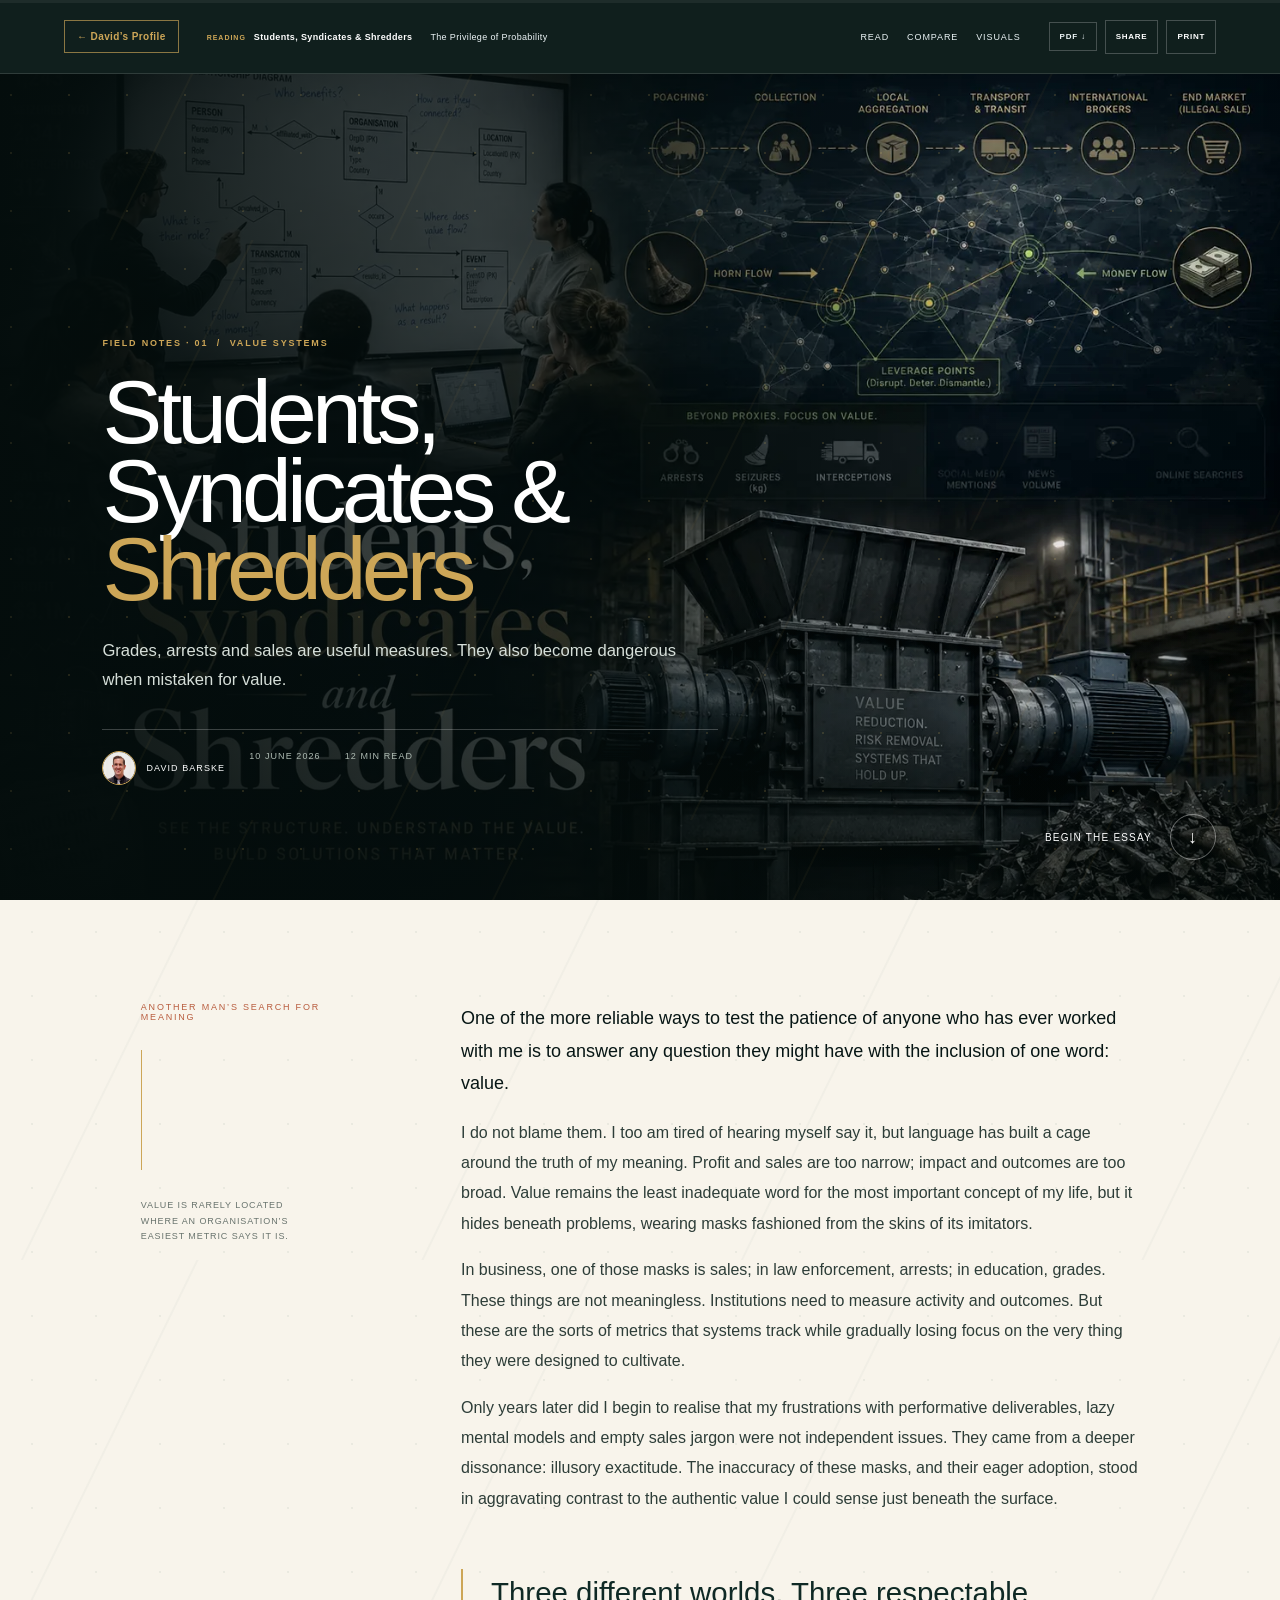
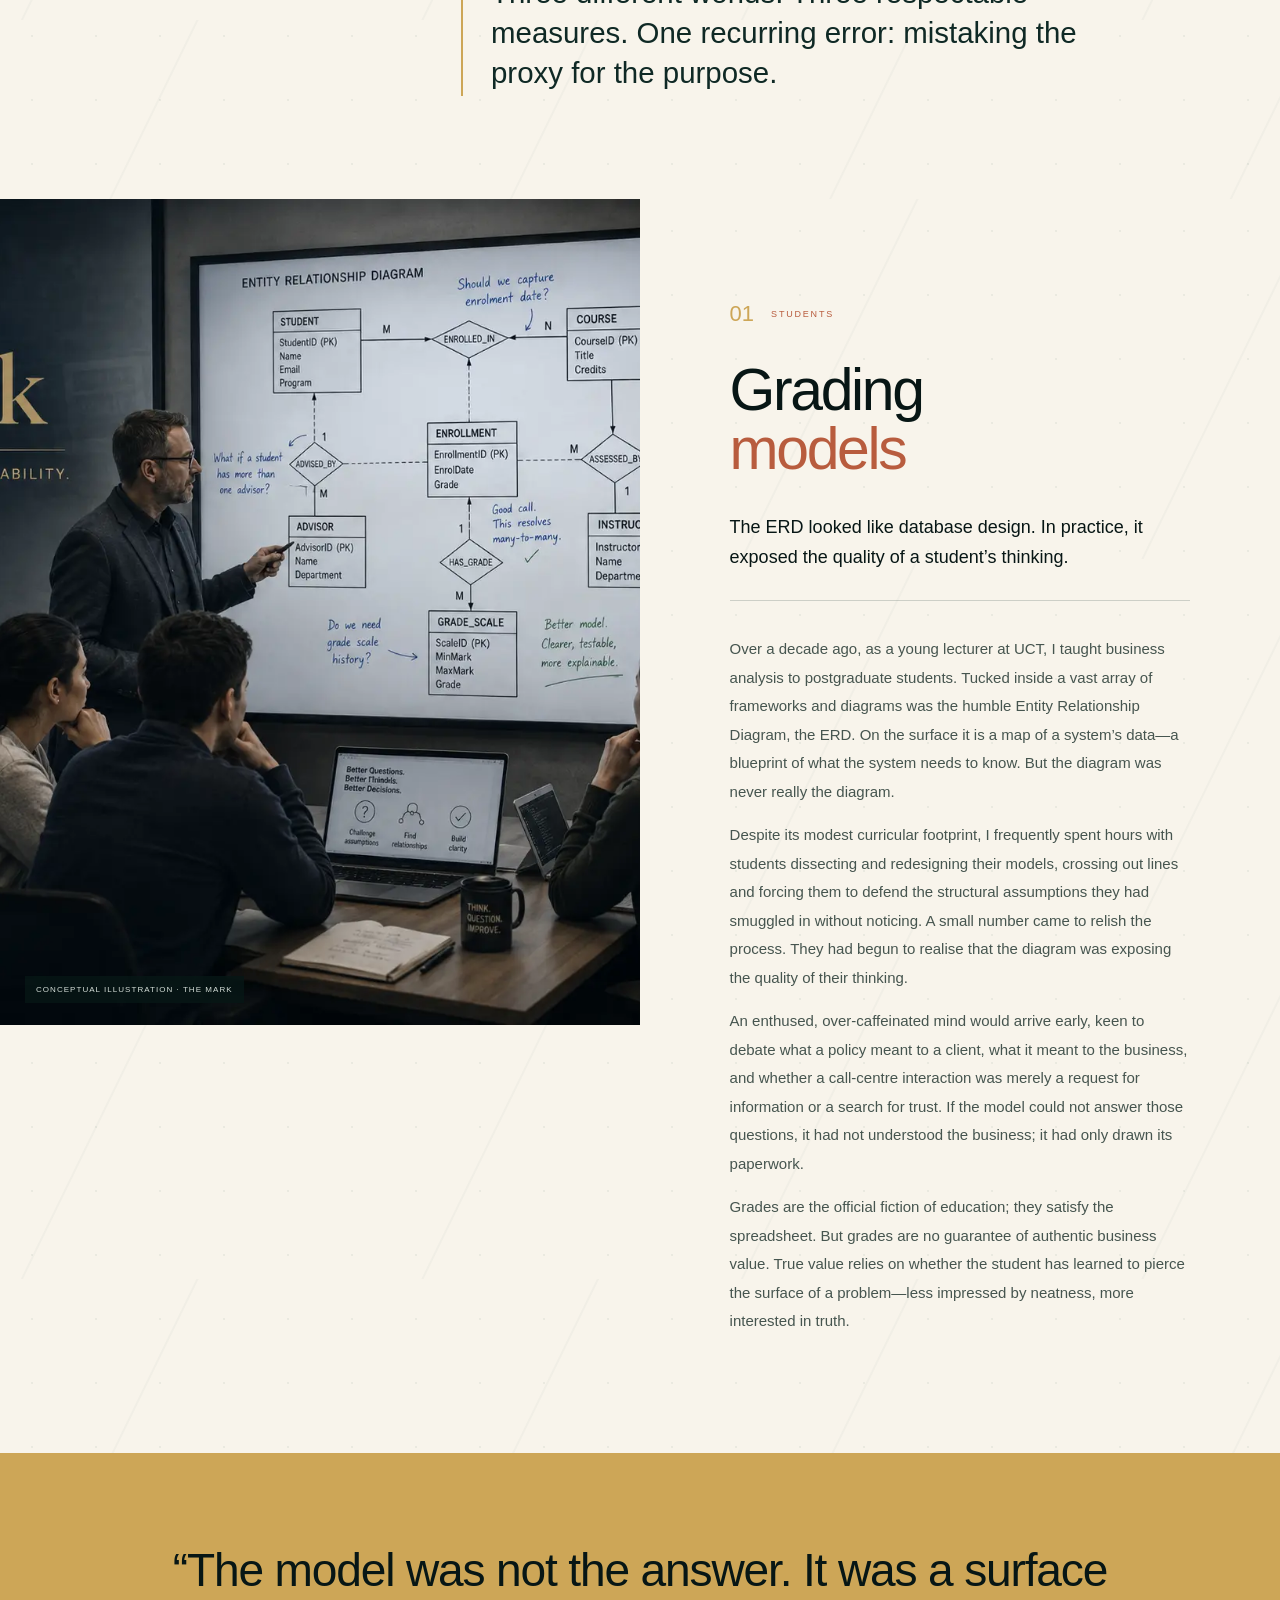
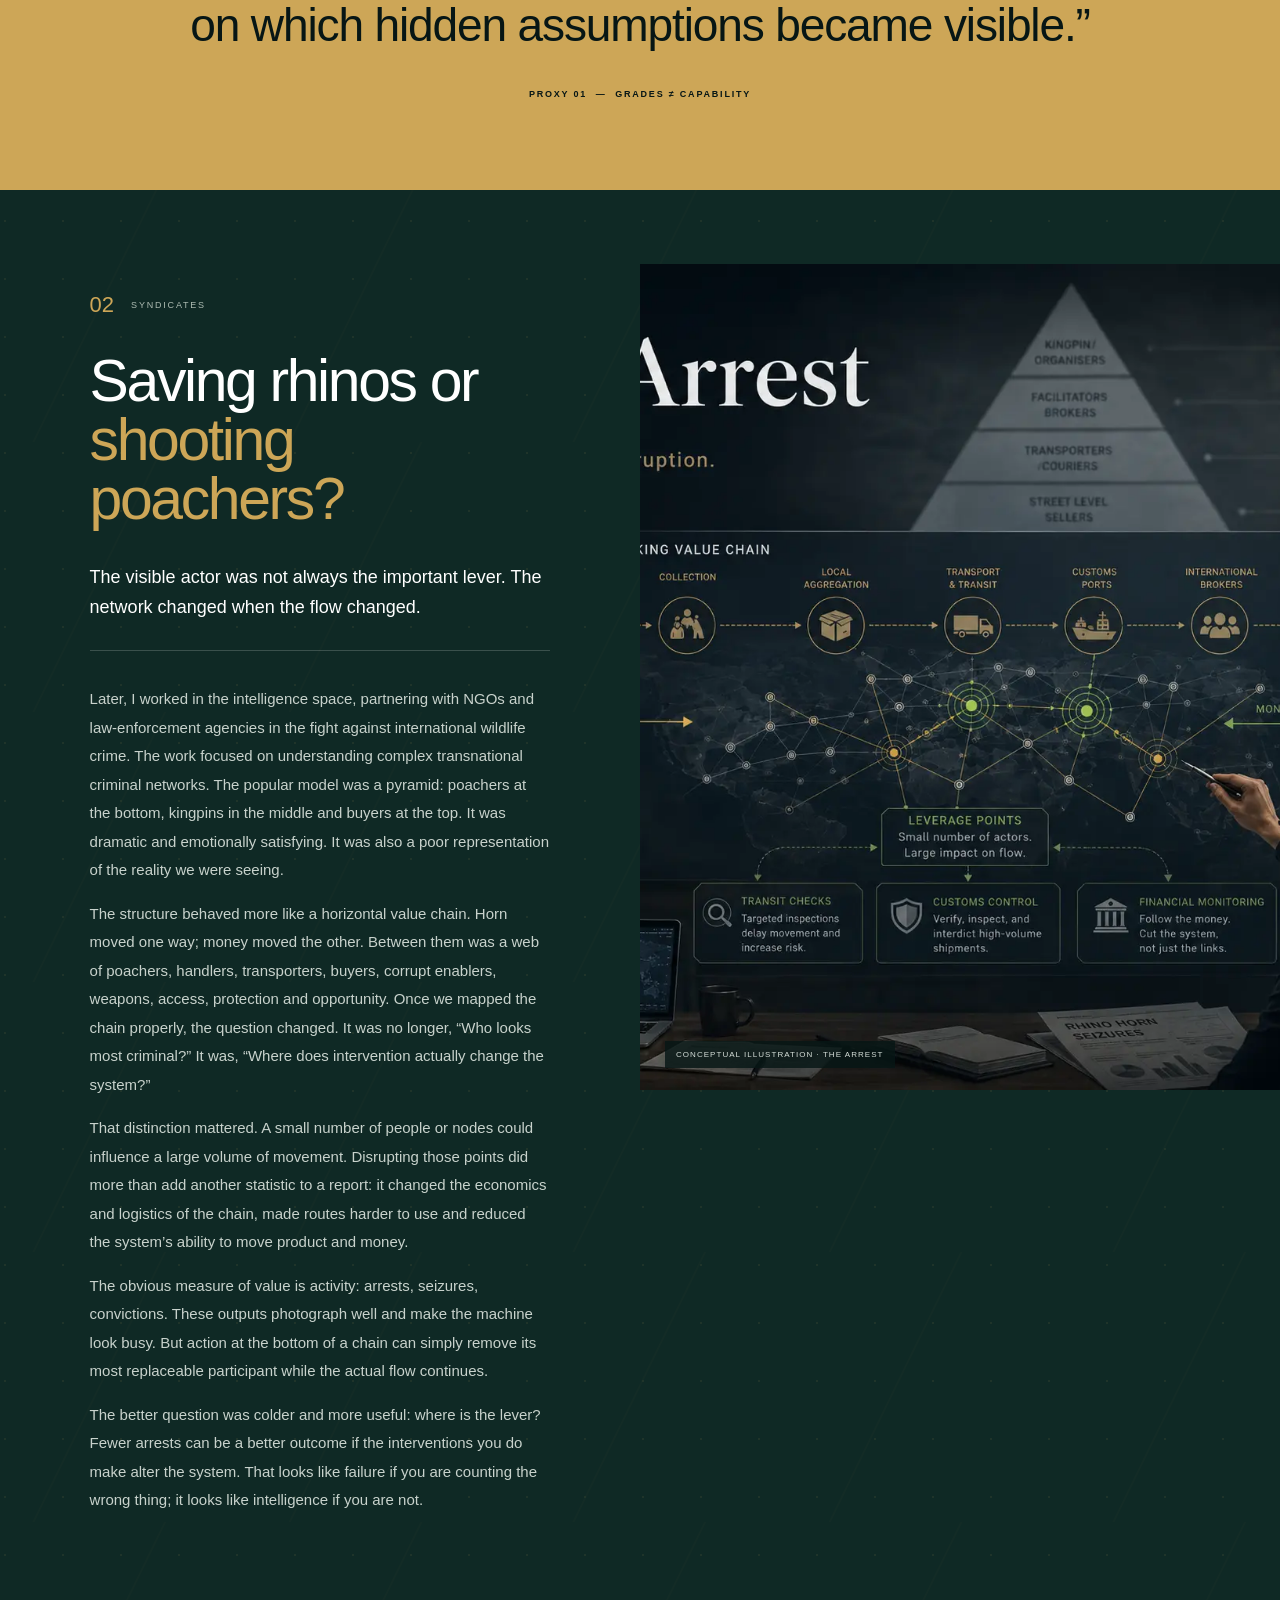
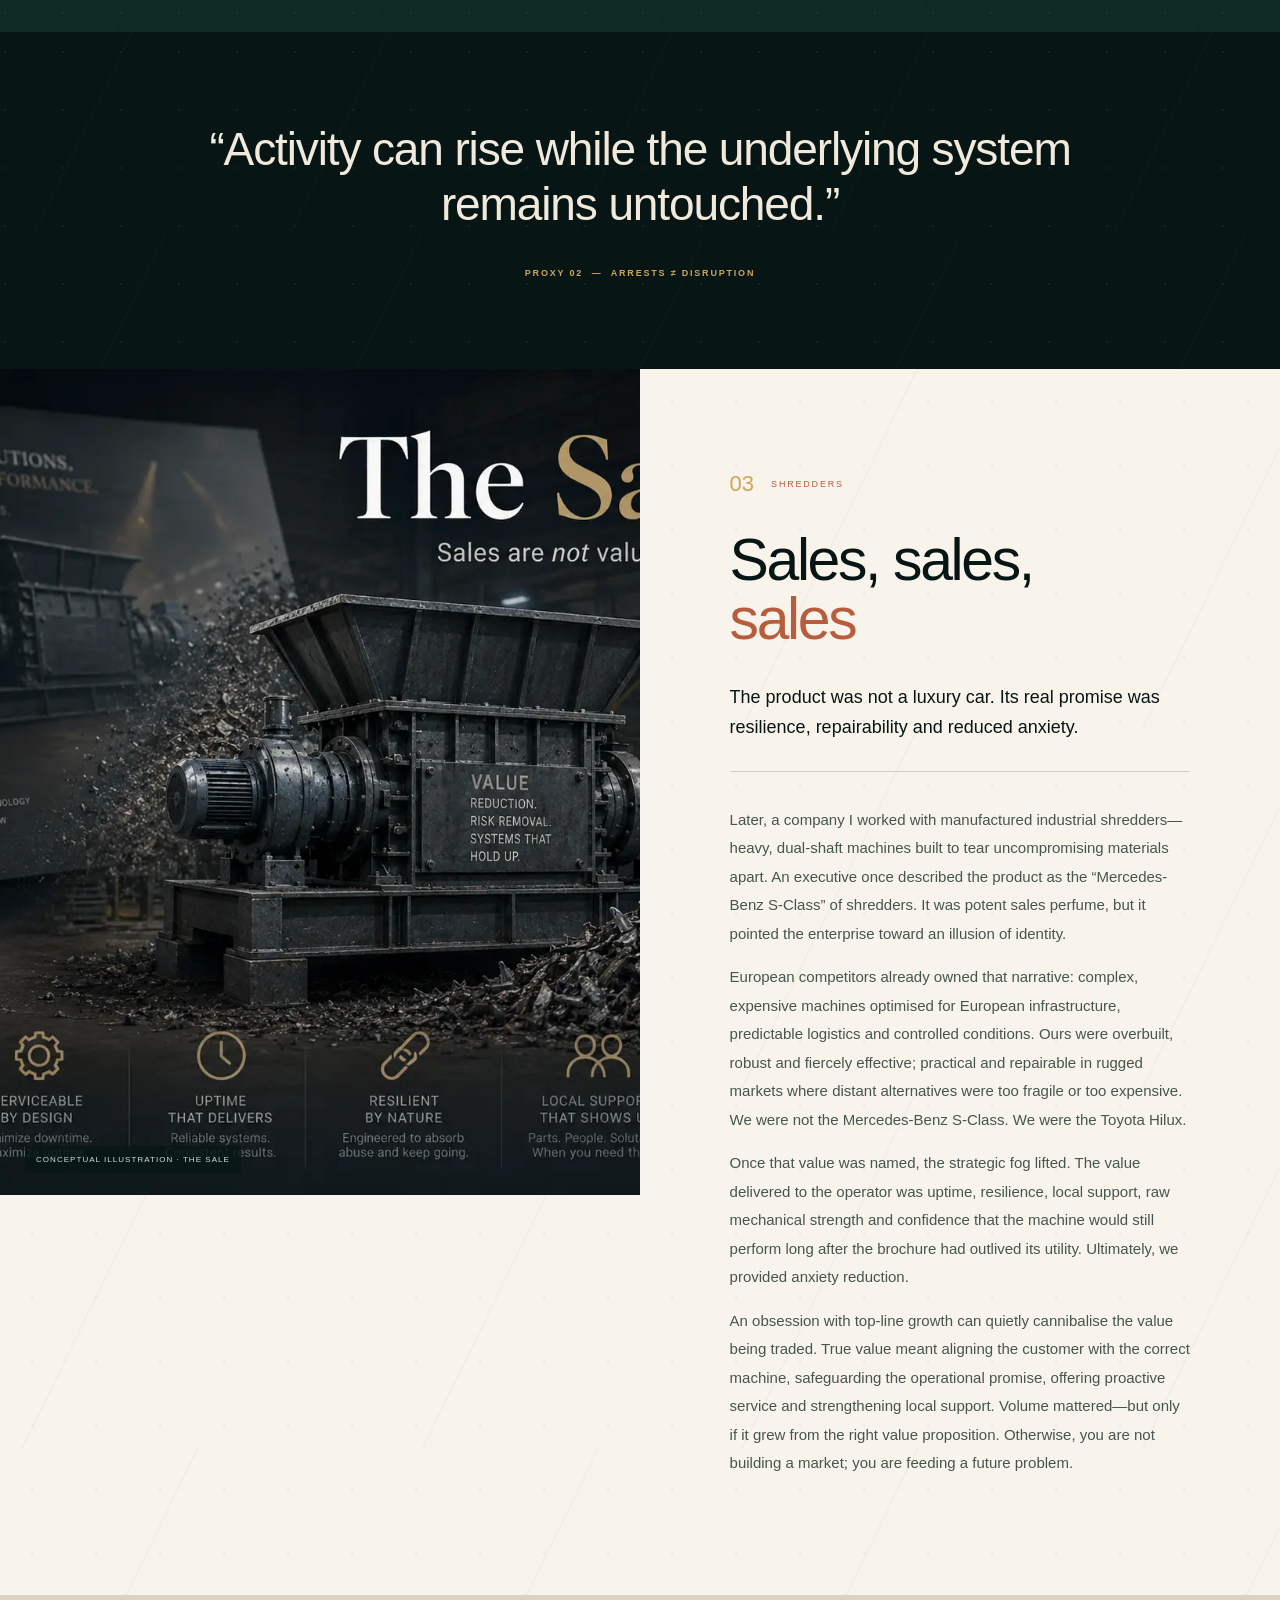
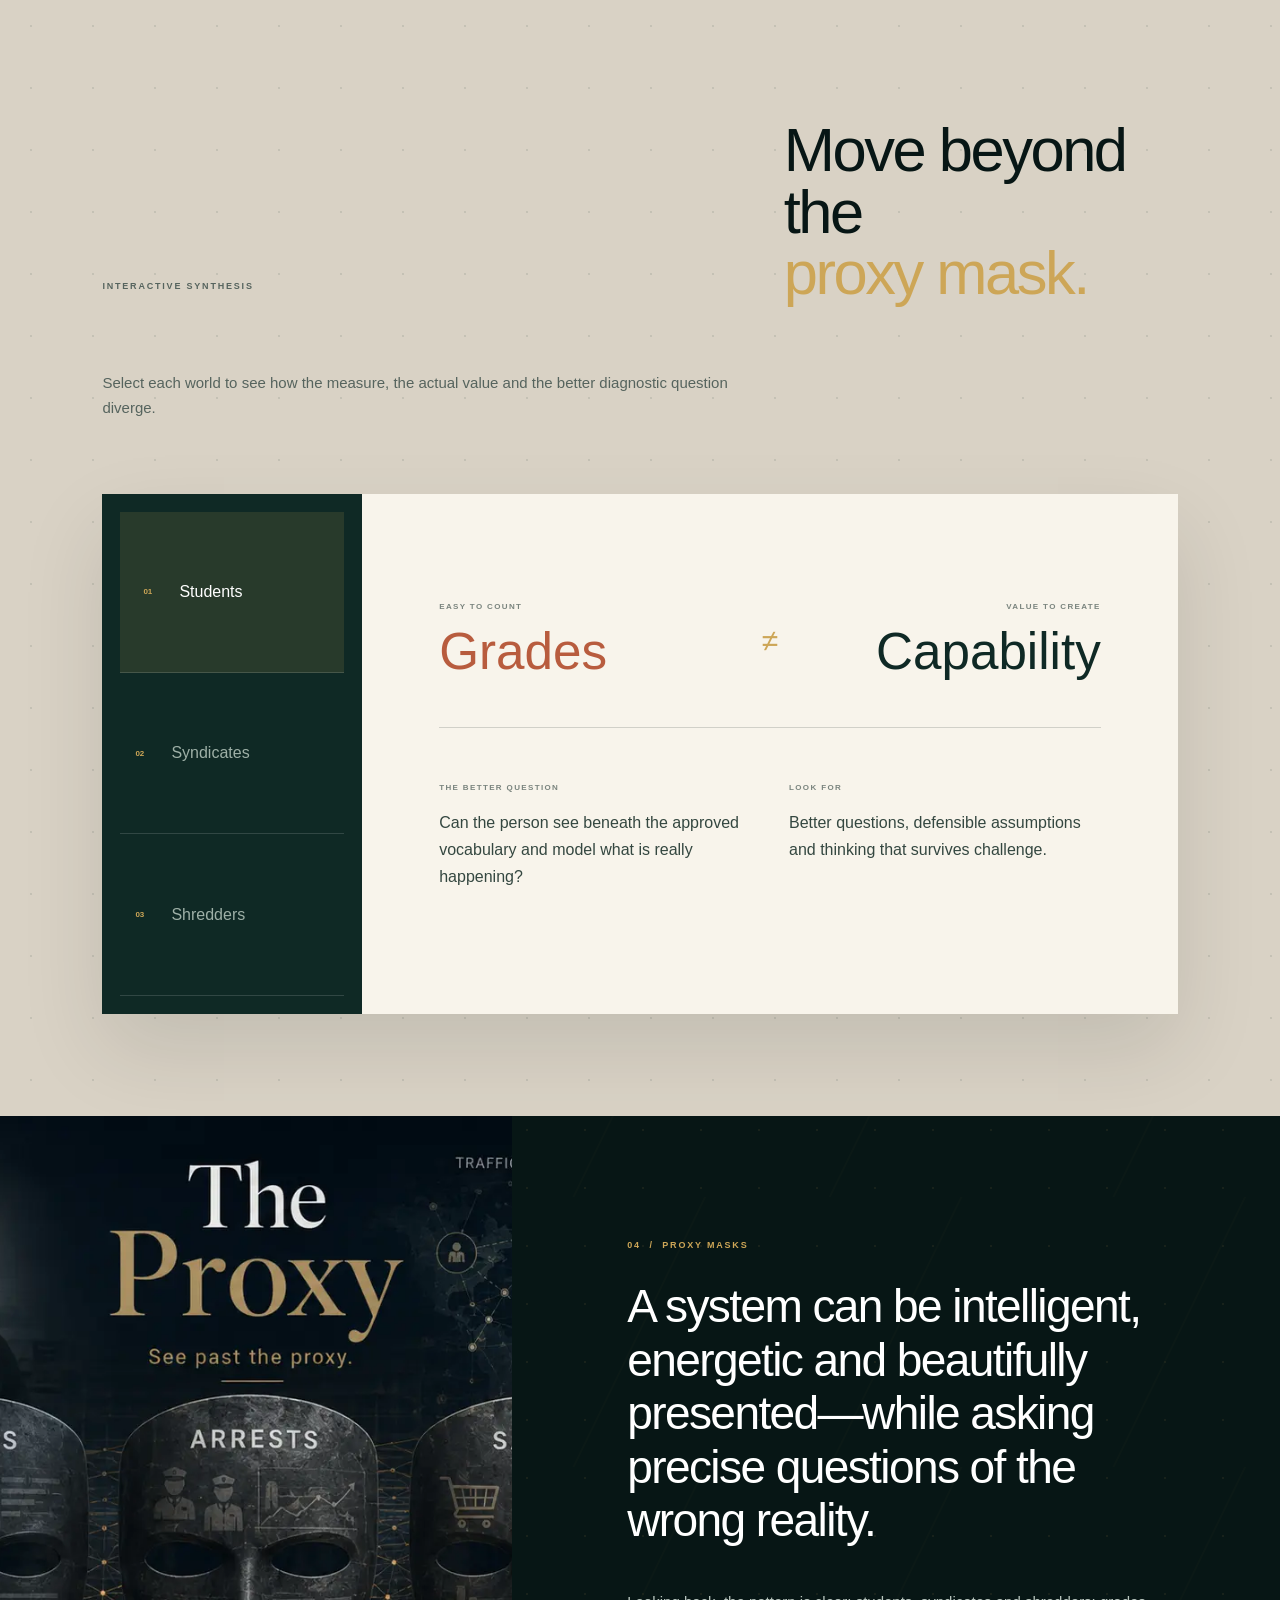
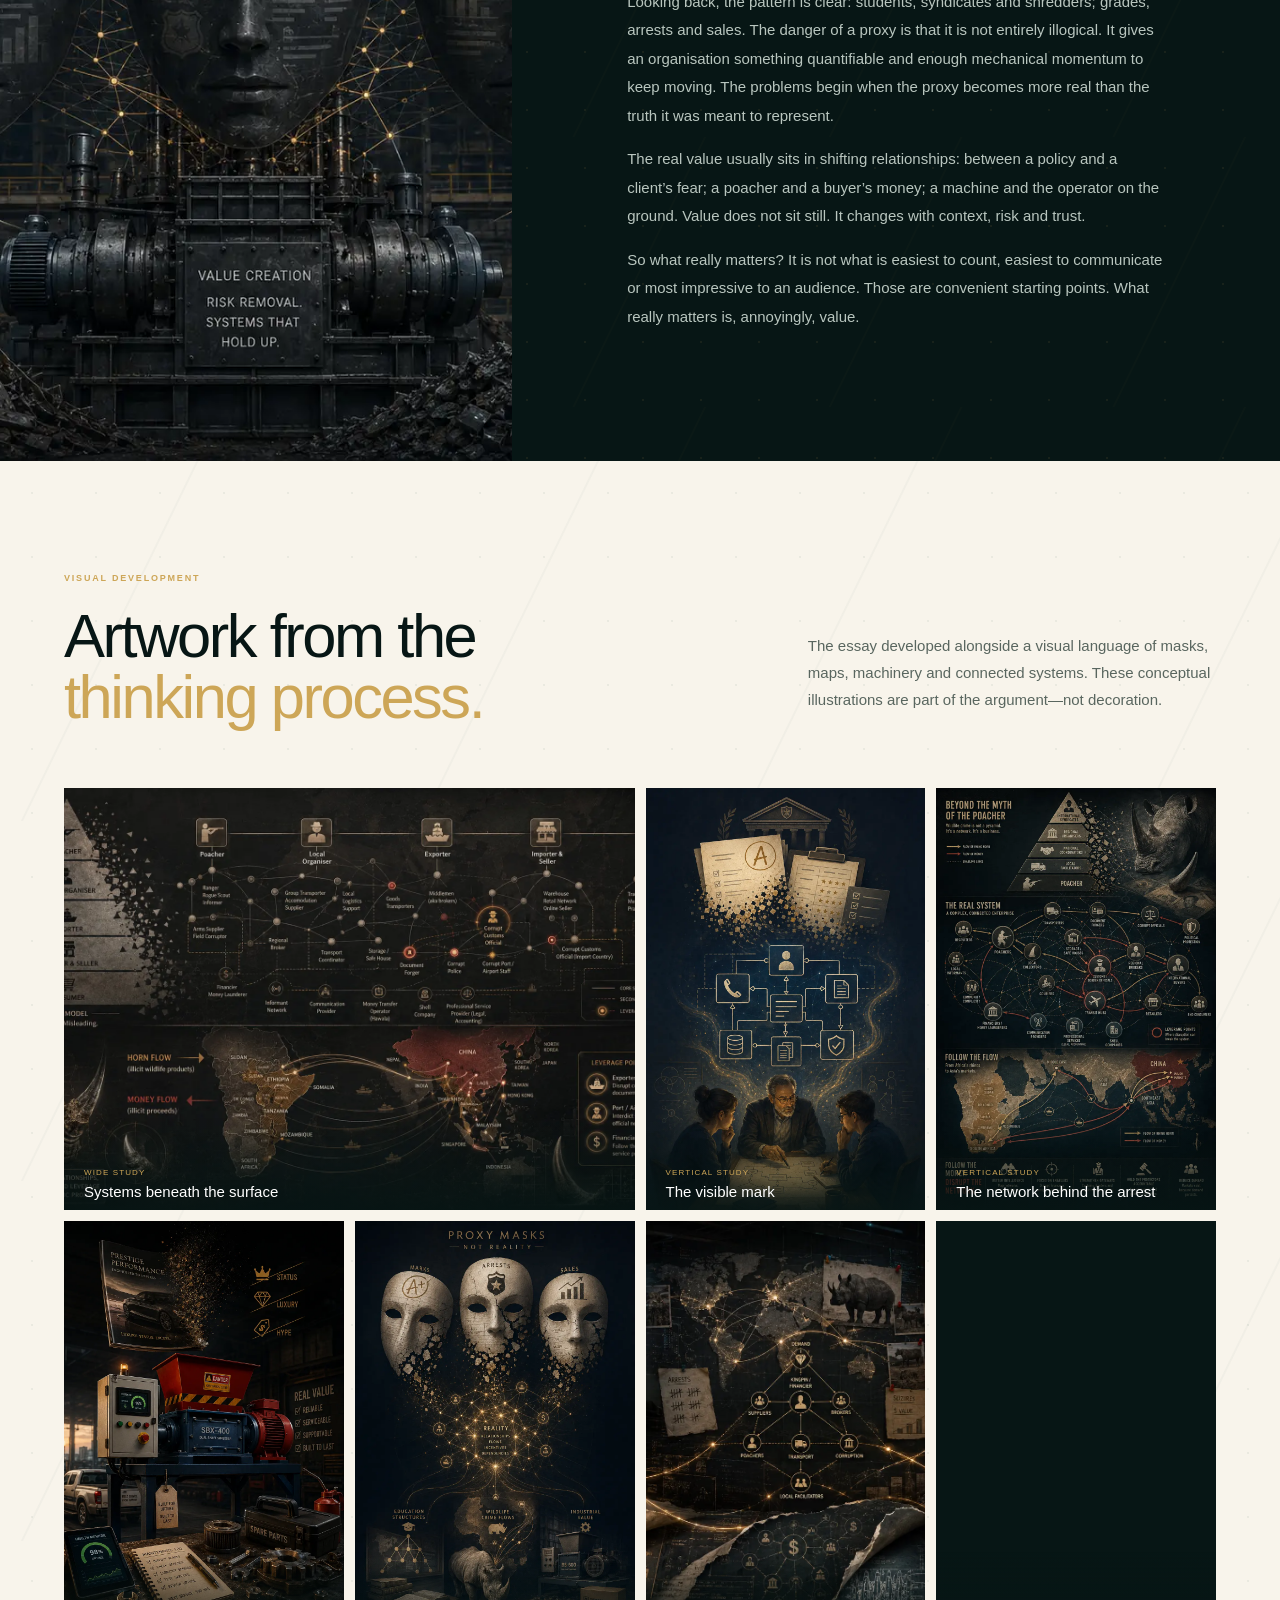
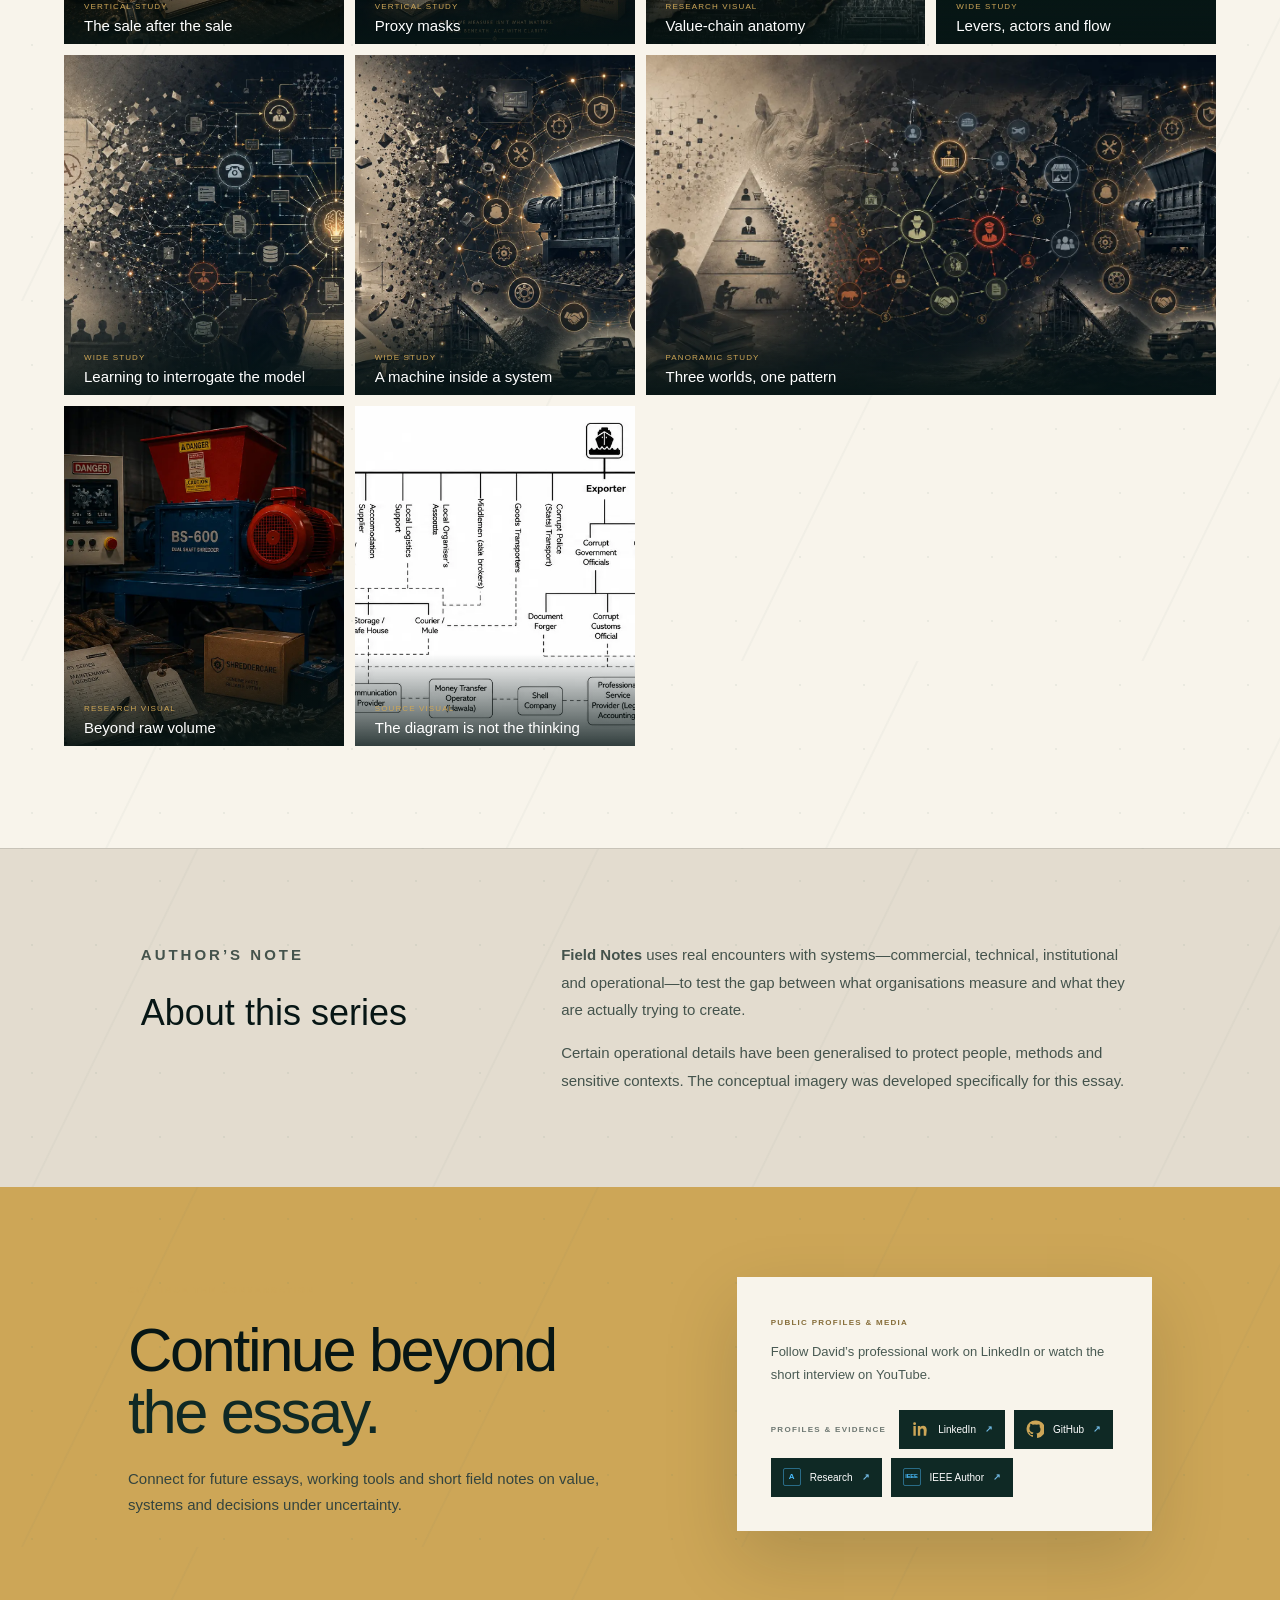
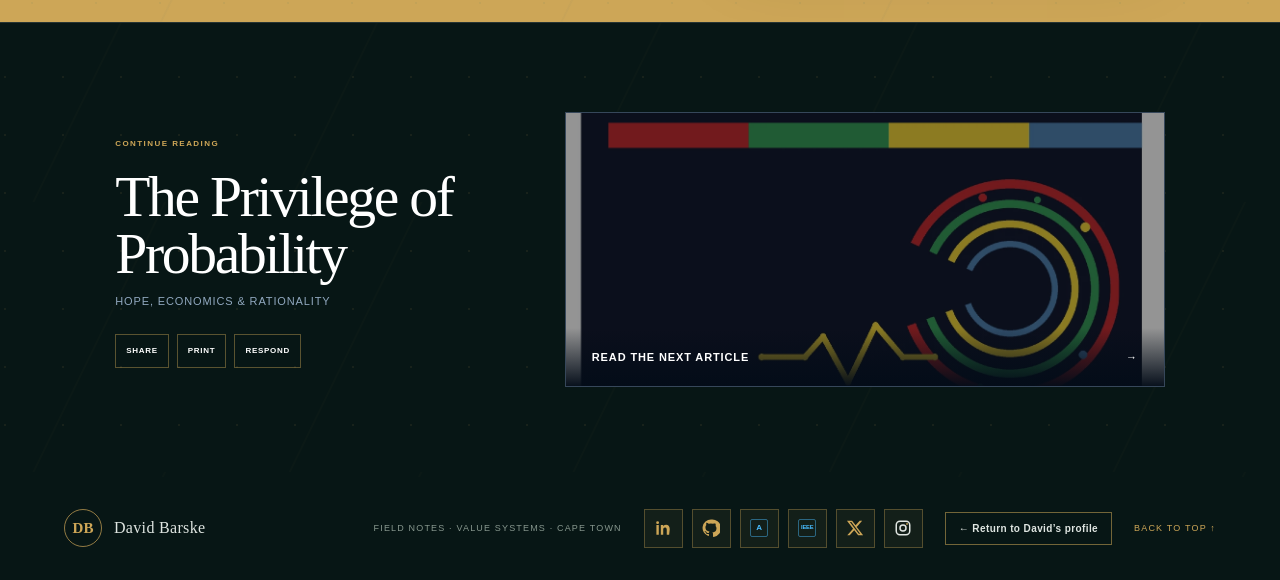
<file: docs/students-syndicates-shredders/index.html>
<!doctype html>
<html lang="en-GB">
  <head>
    <meta charset="utf-8" />
    <meta name="viewport" content="width=device-width,initial-scale=1" />
    <title>Students, Syndicates &amp; Shredders | David Barske</title>
    <meta
      name="description"
      content="Grades, arrests and sales are useful measures. They also become dangerous when mistaken for value."
    />
    <meta name="robots" content="index, follow" />
    <link
      rel="canonical"
      href="https://davidbarske.github.io/Profile/students-syndicates-shredders/"
    />
    <meta
      property="og:title"
      content="Students, Syndicates & Shredders | David Barske"
    />
    <meta
      property="og:description"
      content="Grades, arrests and sales are useful measures. They also become dangerous when mistaken for value."
    />
    <meta property="og:type" content="article" />
    <meta
      property="og:url"
      content="https://davidbarske.github.io/Profile/students-syndicates-shredders/"
    />
    <meta
      property="og:image"
      content="https://davidbarske.github.io/Profile/sss/hero.webp"
    />
    <meta name="twitter:card" content="summary_large_image" />
    <meta
      name="twitter:title"
      content="Students, Syndicates & Shredders | David Barske"
    />
    <meta
      name="twitter:description"
      content="Grades, arrests and sales are useful measures. They also become dangerous when mistaken for value."
    />
    <meta
      name="twitter:image"
      content="https://davidbarske.github.io/Profile/sss/hero.webp"
    />
    <meta name="author" content="David Barske" />
    <link rel="stylesheet" href="../assets/css/site-v2.css" />
    <link rel="stylesheet" href="../assets/css/essay-v2.css" />
    <link rel="stylesheet" href="../assets/css/site-overrides.css" />
    <script
      async
      src="https://www.googletagmanager.com/gtag/js?id=G-19KLFX5LNG"
    ></script>
    <script>
      window.dataLayer = window.dataLayer || [];
      function gtag() {
        dataLayer.push(arguments);
      }
      gtag("js", new Date());
      gtag("config", "G-19KLFX5LNG");
    </script>
    <script defer src="../assets/js/article-static.js"></script>
  </head>
  <body>
    <main class="essay-site" id="essay-main">
      <div class="reading-progress" aria-hidden="true"><i></i></div>
      <a class="skip-link" href="#essay">Skip to essay</a>
      <header class="article-chrome">
        <a href="../" class="article-profile-return">← David’s Profile</a
        ><button
          class="article-menu-toggle"
          type="button"
          aria-expanded="false"
          aria-controls="article-navigation"
        >
          <span aria-hidden="true">☰</span><b>Navigate</b>
        </button>
        <nav id="article-navigation" class="" aria-label="Article navigation">
          <div class="article-directory" aria-label="Choose an article">
            <a href="../students-syndicates-shredders" class="active"
              >Students, Syndicates &amp; Shredders</a
            ><a href="../privilege-of-probability" class=""
              >The Privilege of Probability</a
            >
          </div>
          <div class="article-section-links">
            <a href="#essay">Read</a><a href="#lens">Compare</a
            ><a href="#visuals">Visuals</a>
          </div>
        </nav>
        <div class="article-header-actions">
          <a
            class="article-pdf"
            href="../downloads/Students_Syndicates_and_Shredders.pdf"
            download=""
            >PDF ↓</a
          >
          <div class="article-actions compact" aria-label="Article actions">
            <button type="button" aria-live="polite">Share</button
            ><button type="button">Print</button
            ><a
              href="mailto:kairos.advisory.services@gmail.com?subject=Response%20to%3A%20Students%2C%20Syndicates%20%26%20Shredders"
              >Respond</a
            >
          </div>
        </div>
      </header>
      <section class="essay-hero" id="top">
        <img
          src="../sss/hero.webp"
          alt="Students, Syndicates and Shredders conceptual cover artwork"
          width="1491"
          height="1055"
          fetchpriority="high"
        />
        <div class="essay-hero-shade"></div>
        <div class="essay-hero-copy">
          <p class="essay-kicker">FIELD NOTES · 01  /  VALUE SYSTEMS</p>
          <h1>Students,<br />Syndicates &amp;<br /><em>Shredders</em></h1>
          <p class="essay-deck">
            Grades, arrests and sales are useful measures. They also become
            dangerous when mistaken for value.
          </p>
          <div class="essay-byline">
            <span class="byline-author"
              ><img src="../david-barske.webp" alt="" />David Barske</span
            ><span>10 June 2026</span><span>12 min read</span>
          </div>
        </div>
        <a class="scroll-cue" href="#essay"
          ><span>Begin the essay</span><b>↓</b></a
        >
      </section>
      <section class="opening" id="essay">
        <aside>
          <span>Another man’s search for meaning</span>
          <div class="vertical-rule"></div>
          <small
            >Value is rarely located where an organisation’s easiest metric says
            it is.</small
          >
        </aside>
        <article>
          <p class="dropcap">
            One of the more reliable ways to test the patience of anyone who has
            ever worked with me is to answer any question they might have with
            the inclusion of one word: value.
          </p>
          <p>
            I do not blame them. I too am tired of hearing myself say it, but
            language has built a cage around the truth of my meaning. Profit and
            sales are too narrow; impact and outcomes are too broad. Value
            remains the least inadequate word for the most important concept of
            my life, but it hides beneath problems, wearing masks fashioned from
            the skins of its imitators.
          </p>
          <p>
            In business, one of those masks is sales; in law enforcement,
            arrests; in education, grades. These things are not meaningless.
            Institutions need to measure activity and outcomes. But these are
            the sorts of metrics that systems track while gradually losing focus
            on the very thing they were designed to cultivate.
          </p>
          <p>
            Only years later did I begin to realise that my frustrations with
            performative deliverables, lazy mental models and empty sales jargon
            were not independent issues. They came from a deeper dissonance:
            illusory exactitude. The inaccuracy of these masks, and their eager
            adoption, stood in aggravating contrast to the authentic value I
            could sense just beneath the surface.
          </p>
          <blockquote>
            Three different worlds. Three respectable measures. One recurring
            error: mistaking the proxy for the purpose.
          </blockquote>
        </article>
      </section>
      <section class="chapter chapter-light" id="students">
        <div class="chapter-art">
          <img
            src="../sss/the-mark.webp"
            alt="The Mark conceptual illustration: students examining an entity relationship model"
            width="1491"
            height="1055"
            loading="lazy"
            decoding="async"
          /><span>Conceptual illustration · The Mark</span>
        </div>
        <article>
          <div class="chapter-number">
            <span>01</span><small>STUDENTS</small>
          </div>
          <h2>Grading<br /><em>models</em></h2>
          <p class="chapter-lead">
            The ERD looked like database design. In practice, it exposed the
            quality of a student’s thinking.
          </p>
          <p>
            Over a decade ago, as a young lecturer at UCT, I taught business
            analysis to postgraduate students. Tucked inside a vast array of
            frameworks and diagrams was the humble Entity Relationship Diagram,
            the ERD. On the surface it is a map of a system’s data—a blueprint
            of what the system needs to know. But the diagram was never really
            the diagram.
          </p>
          <p>
            Despite its modest curricular footprint, I frequently spent hours
            with students dissecting and redesigning their models, crossing out
            lines and forcing them to defend the structural assumptions they had
            smuggled in without noticing. A small number came to relish the
            process. They had begun to realise that the diagram was exposing the
            quality of their thinking.
          </p>
          <p>
            An enthused, over-caffeinated mind would arrive early, keen to
            debate what a policy meant to a client, what it meant to the
            business, and whether a call-centre interaction was merely a request
            for information or a search for trust. If the model could not answer
            those questions, it had not understood the business; it had only
            drawn its paperwork.
          </p>
          <p>
            Grades are the official fiction of education; they satisfy the
            spreadsheet. But grades are no guarantee of authentic business
            value. True value relies on whether the student has learned to
            pierce the surface of a problem—less impressed by neatness, more
            interested in truth.
          </p>
        </article>
      </section>
      <section class="interlude">
        <p>
          “The model was not the answer. It was a surface on which hidden
          assumptions became visible.”
        </p>
        <span>PROXY 01  —  GRADES ≠ CAPABILITY</span>
      </section>
      <section class="chapter chapter-dark reverse" id="syndicates">
        <div class="chapter-art">
          <img
            src="../sss/the-arrest.webp"
            alt="The Arrest conceptual illustration: a wildlife trafficking network and intervention points"
            width="1491"
            height="1055"
            loading="lazy"
            decoding="async"
          /><span>Conceptual illustration · The Arrest</span>
        </div>
        <article>
          <div class="chapter-number">
            <span>02</span><small>SYNDICATES</small>
          </div>
          <h2>Saving rhinos or<br /><em>shooting poachers?</em></h2>
          <p class="chapter-lead">
            The visible actor was not always the important lever. The network
            changed when the flow changed.
          </p>
          <p>
            Later, I worked in the intelligence space, partnering with NGOs and
            law-enforcement agencies in the fight against international wildlife
            crime. The work focused on understanding complex transnational
            criminal networks. The popular model was a pyramid: poachers at the
            bottom, kingpins in the middle and buyers at the top. It was
            dramatic and emotionally satisfying. It was also a poor
            representation of the reality we were seeing.
          </p>
          <p>
            The structure behaved more like a horizontal value chain. Horn moved
            one way; money moved the other. Between them was a web of poachers,
            handlers, transporters, buyers, corrupt enablers, weapons, access,
            protection and opportunity. Once we mapped the chain properly, the
            question changed. It was no longer, “Who looks most criminal?” It
            was, “Where does intervention actually change the system?”
          </p>
          <p>
            That distinction mattered. A small number of people or nodes could
            influence a large volume of movement. Disrupting those points did
            more than add another statistic to a report: it changed the
            economics and logistics of the chain, made routes harder to use and
            reduced the system’s ability to move product and money.
          </p>
          <p>
            The obvious measure of value is activity: arrests, seizures,
            convictions. These outputs photograph well and make the machine look
            busy. But action at the bottom of a chain can simply remove its most
            replaceable participant while the actual flow continues.
          </p>
          <p>
            The better question was colder and more useful: where is the lever?
            Fewer arrests can be a better outcome if the interventions you do
            make alter the system. That looks like failure if you are counting
            the wrong thing; it looks like intelligence if you are not.
          </p>
        </article>
      </section>
      <section class="interlude dark-interlude">
        <p>
          “Activity can rise while the underlying system remains untouched.”
        </p>
        <span>PROXY 02  —  ARRESTS ≠ DISRUPTION</span>
      </section>
      <section class="chapter chapter-light" id="shredders">
        <div class="chapter-art">
          <img
            src="../sss/the-sale.webp"
            alt="The Sale conceptual illustration: an industrial shredder and its operational value system"
            width="1491"
            height="1055"
            loading="lazy"
            decoding="async"
          /><span>Conceptual illustration · The Sale</span>
        </div>
        <article>
          <div class="chapter-number">
            <span>03</span><small>SHREDDERS</small>
          </div>
          <h2>Sales, sales,<br /><em>sales</em></h2>
          <p class="chapter-lead">
            The product was not a luxury car. Its real promise was resilience,
            repairability and reduced anxiety.
          </p>
          <p>
            Later, a company I worked with manufactured industrial
            shredders—heavy, dual-shaft machines built to tear uncompromising
            materials apart. An executive once described the product as the
            “Mercedes-Benz S-Class” of shredders. It was potent sales perfume,
            but it pointed the enterprise toward an illusion of identity.
          </p>
          <p>
            European competitors already owned that narrative: complex,
            expensive machines optimised for European infrastructure,
            predictable logistics and controlled conditions. Ours were
            overbuilt, robust and fiercely effective; practical and repairable
            in rugged markets where distant alternatives were too fragile or too
            expensive. We were not the Mercedes-Benz S-Class. We were the Toyota
            Hilux.
          </p>
          <p>
            Once that value was named, the strategic fog lifted. The value
            delivered to the operator was uptime, resilience, local support, raw
            mechanical strength and confidence that the machine would still
            perform long after the brochure had outlived its utility.
            Ultimately, we provided anxiety reduction.
          </p>
          <p>
            An obsession with top-line growth can quietly cannibalise the value
            being traded. True value meant aligning the customer with the
            correct machine, safeguarding the operational promise, offering
            proactive service and strengthening local support. Volume
            mattered—but only if it grew from the right value proposition.
            Otherwise, you are not building a market; you are feeding a future
            problem.
          </p>
        </article>
      </section>
      <section class="lens" id="lens">
        <div class="lens-heading">
          <p class="essay-kicker">INTERACTIVE SYNTHESIS</p>
          <h2>Move beyond the<br /><em>proxy mask.</em></h2>
          <p>
            Select each world to see how the measure, the actual value and the
            better diagnostic question diverge.
          </p>
        </div>
        <div class="lens-interface">
          <div
            class="lens-tabs"
            role="tablist"
            aria-label="Compare the three proxy masks"
          >
            <button
              type="button"
              role="tab"
              aria-selected="true"
              class="active"
            >
              <span>0<!-- -->1</span>Students</button
            ><button type="button" role="tab" aria-selected="false" class="">
              <span>0<!-- -->2</span>Syndicates</button
            ><button type="button" role="tab" aria-selected="false" class="">
              <span>0<!-- -->3</span>Shredders
            </button>
          </div>
          <div class="lens-panel" role="tabpanel">
            <div class="equation">
              <div><small>EASY TO COUNT</small><strong>Grades</strong></div>
              <b>≠</b>
              <div>
                <small>VALUE TO CREATE</small><strong>Capability</strong>
              </div>
            </div>
            <div class="lens-question">
              <small>THE BETTER QUESTION</small>
              <p>
                Can the person see beneath the approved vocabulary and model
                what is really happening?
              </p>
            </div>
            <div class="lens-signal">
              <small>LOOK FOR</small>
              <p>
                Better questions, defensible assumptions and thinking that
                survives challenge.
              </p>
            </div>
          </div>
        </div>
      </section>
      <section class="proxy-finale">
        <img
          src="../sss/the-proxy.webp"
          alt="Proxy Masks conceptual illustration representing grades, arrests and sales"
          width="1491"
          height="1055"
          loading="lazy"
          decoding="async"
        />
        <article>
          <p class="essay-kicker">04  /  PROXY MASKS</p>
          <h2>
            A system can be intelligent, energetic and beautifully
            presented—while asking precise questions of the wrong reality.
          </h2>
          <p>
            Looking back, the pattern is clear: students, syndicates and
            shredders; grades, arrests and sales. The danger of a proxy is that
            it is not entirely illogical. It gives an organisation something
            quantifiable and enough mechanical momentum to keep moving. The
            problems begin when the proxy becomes more real than the truth it
            was meant to represent.
          </p>
          <p>
            The real value usually sits in shifting relationships: between a
            policy and a client’s fear; a poacher and a buyer’s money; a machine
            and the operator on the ground. Value does not sit still. It changes
            with context, risk and trust.
          </p>
          <p>
            So what really matters? It is not what is easiest to count, easiest
            to communicate or most impressive to an audience. Those are
            convenient starting points. What really matters is, annoyingly,
            value.
          </p>
        </article>
      </section>
      <section class="visuals" id="visuals">
        <div class="visuals-head">
          <div>
            <p class="essay-kicker">VISUAL DEVELOPMENT</p>
            <h2>Artwork from the<br /><em>thinking process.</em></h2>
          </div>
          <p>
            The essay developed alongside a visual language of masks, maps,
            machinery and connected systems. These conceptual illustrations are
            part of the argument—not decoration.
          </p>
        </div>
        <div class="gallery">
          <button
            type="button"
            class="gallery-item wide"
            aria-label="Open Systems beneath the surface"
          >
            <img
              src="../sss/alt-cover.webp"
              alt="A conceptual systems map connecting education, wildlife networks and industrial machinery"
              loading="lazy"
              decoding="async"
            /><span
              ><small>Wide study</small><b>Systems beneath the surface</b></span
            ></button
          ><button
            type="button"
            class="gallery-item"
            aria-label="Open The visible mark"
          >
            <img
              src="../sss/alt-education.webp"
              alt="Conceptual illustration of a student, grades and a network of deeper capability"
              loading="lazy"
              decoding="async"
            /><span
              ><small>Vertical study</small><b>The visible mark</b></span
            ></button
          ><button
            type="button"
            class="gallery-item"
            aria-label="Open The network behind the arrest"
          >
            <img
              src="../sss/alt-wildlife.webp"
              alt="Conceptual wildlife-crime network with a rhino and connected actors"
              loading="lazy"
              decoding="async"
            /><span
              ><small>Vertical study</small
              ><b>The network behind the arrest</b></span
            ></button
          ><button
            type="button"
            class="gallery-item"
            aria-label="Open The sale after the sale"
          >
            <img
              src="../sss/alt-shredder.webp"
              alt="Conceptual industrial shredder surrounded by value and service relationships"
              loading="lazy"
              decoding="async"
            /><span
              ><small>Vertical study</small><b>The sale after the sale</b></span
            ></button
          ><button
            type="button"
            class="gallery-item"
            aria-label="Open Proxy masks"
          >
            <img
              src="../sss/alt-proxy.webp"
              alt="Conceptual masks representing grades, arrests and sales"
              loading="lazy"
              decoding="async"
            /><span
              ><small>Vertical study</small><b>Proxy masks</b></span
            ></button
          ><button
            type="button"
            class="gallery-item"
            aria-label="Open Value-chain anatomy"
          >
            <img
              src="../sss/value-chain.webp"
              alt="Conceptual rhino horn value-chain visualisation"
              loading="lazy"
              decoding="async"
            /><span
              ><small>Research visual</small><b>Value-chain anatomy</b></span
            ></button
          ><button
            type="button"
            class="gallery-item"
            aria-label="Open Levers, actors and flow"
          >
            <img
              src="../sss/network-study.webp"
              alt="Conceptual network analysis spanning conservation, crime and industrial systems"
              loading="lazy"
              decoding="async"
            /><span
              ><small>Wide study</small><b>Levers, actors and flow</b></span
            ></button
          ><button
            type="button"
            class="gallery-item"
            aria-label="Open Learning to interrogate the model"
          >
            <img
              src="../sss/education-study.webp"
              alt="Conceptual collage of education, data models and analytical reasoning"
              loading="lazy"
              decoding="async"
            /><span
              ><small>Wide study</small
              ><b>Learning to interrogate the model</b></span
            ></button
          ><button
            type="button"
            class="gallery-item"
            aria-label="Open A machine inside a system"
          >
            <img
              src="../sss/shredder-study.webp"
              alt="Conceptual collage of industrial machinery, customers and system relationships"
              loading="lazy"
              decoding="async"
            /><span
              ><small>Wide study</small><b>A machine inside a system</b></span
            ></button
          ><button
            type="button"
            class="gallery-item wide"
            aria-label="Open Three worlds, one pattern"
          >
            <img
              src="../sss/systems-triptych.webp"
              alt="Conceptual triptych joining education, wildlife networks and industrial systems"
              loading="lazy"
              decoding="async"
            /><span
              ><small>Panoramic study</small
              ><b>Three worlds, one pattern</b></span
            ></button
          ><button
            type="button"
            class="gallery-item"
            aria-label="Open Beyond raw volume"
          >
            <img
              src="../sss/shredder-dashboard.webp"
              alt="Conceptual shredder dashboard showing health, service and operational value"
              loading="lazy"
              decoding="async"
            /><span
              ><small>Research visual</small><b>Beyond raw volume</b></span
            ></button
          ><button
            type="button"
            class="gallery-item"
            aria-label="Open The diagram is not the thinking"
          >
            <img
              src="../sss/model-diagram.webp"
              alt="A working entity relationship diagram used as a visual research reference"
              loading="lazy"
              decoding="async"
            /><span
              ><small>Source visual</small
              ><b>The diagram is not the thinking</b></span
            >
          </button>
        </div>
      </section>
      <section class="author-note">
        <div>
          <p class="essay-kicker">AUTHOR’S NOTE</p>
          <h2>About this series</h2>
        </div>
        <div>
          <p>
            <strong>Field Notes</strong> uses real encounters with
            systems—commercial, technical, institutional and operational—to test
            the gap between what organisations measure and what they are
            actually trying to create.
          </p>
          <p>
            Certain operational details have been generalised to protect people,
            methods and sensitive contexts. The conceptual imagery was developed
            specifically for this essay.
          </p>
        </div>
      </section>
      <section class="follow" id="follow">
        <div>
          <p class="essay-kicker">CONTINUE THE CONVERSATION</p>
          <h2>Continue beyond<br /><em>the essay.</em></h2>
          <p>
            Connect for future essays, working tools and short field notes on
            value, systems and decisions under uncertainty.
          </p>
        </div>
        <aside class="follow-links">
          <small>PUBLIC PROFILES &amp; MEDIA</small>
          <p>
            Follow David’s professional work on LinkedIn or watch the short
            interview on YouTube.
          </p>
          <div
            class="public-links"
            aria-label="Professional profiles and research evidence"
          >
            <span class="public-links-label">Profiles &amp; evidence</span
            ><a
              class="social-link"
              href="https://www.linkedin.com/in/david-barske-sa/"
              target="_blank"
              rel="me noopener noreferrer"
              aria-label="View David Barske on LinkedIn (opens in a new tab)"
              ><svg viewBox="0 0 24 24" aria-hidden="true" focusable="false">
                <path
                  d="M6.4 8.1H3.2V21h3.2V8.1ZM4.8 3A1.9 1.9 0 1 0 4.8 6.8 1.9 1.9 0 0 0 4.8 3ZM21 13.6c0-3.9-2.1-5.8-4.9-5.8-2.3 0-3.3 1.2-3.8 2.1V8.1H9.1V21h3.2v-6.4c0-1.7.3-3.4 2.5-3.4 2.1 0 2.2 2 2.2 3.5V21h3.2l.8-7.4Z"
                ></path></svg
              ><span>LinkedIn</span><b aria-hidden="true">↗</b></a
            ><a
              class="social-link"
              href="https://github.com/davidbarske"
              target="_blank"
              rel="me noopener noreferrer"
              aria-label="View David Barske on GitHub (opens in a new tab)"
              ><svg viewBox="0 0 24 24" aria-hidden="true" focusable="false">
                <path
                  d="M12 .7a11.3 11.3 0 0 0-3.6 22c.6.1.8-.3.8-.6v-2.2c-3.3.7-4-1.4-4-1.4-.5-1.3-1.3-1.7-1.3-1.7-1.1-.7.1-.7.1-.7 1.2.1 1.8 1.2 1.8 1.2 1.1 1.8 2.8 1.3 3.5 1 .1-.8.4-1.3.7-1.6-2.6-.3-5.4-1.3-5.4-5.6 0-1.2.4-2.2 1.2-3-.1-.3-.5-1.5.1-3 0 0 1-.3 3.1 1.2a10.7 10.7 0 0 1 5.7 0C16.8 6 18 6.2 18 6.2c.6 1.5.2 2.7.1 3 .8.8 1.2 1.8 1.2 3 0 4.3-2.8 5.3-5.4 5.6.4.4.8 1.1.8 2.2v3.3c0 .3.2.7.8.6A11.3 11.3 0 0 0 12 .7Z"
                ></path></svg
              ><span>GitHub</span><b aria-hidden="true">↗</b></a
            ><a
              class="social-link"
              href="https://uct.academia.edu/DavidBarske"
              target="_blank"
              rel="me noopener noreferrer"
              aria-label="View David Barske&#x27;s research on Academia.edu (opens in a new tab)"
              ><i class="profile-mark" aria-hidden="true">A</i
              ><span>Research</span><b aria-hidden="true">↗</b></a
            ><a
              class="social-link"
              href="https://ieeexplore.ieee.org/author/38193956600"
              target="_blank"
              rel="me noopener noreferrer"
              aria-label="View David Barske&#x27;s IEEE author profile (opens in a new tab)"
              ><i class="profile-mark ieee" aria-hidden="true">IEEE</i
              ><span>IEEE Author</span><b aria-hidden="true">↗</b></a
            >
          </div>
        </aside>
      </section>
      <aside class="article-pager" aria-label="Continue reading">
        <div>
          <small>CONTINUE READING</small>
          <h2>The Privilege of Probability</h2>
          <p>Hope, Economics &amp; Rationality</p>
          <div class="article-actions" aria-label="Article actions">
            <button type="button" aria-live="polite">Share</button
            ><button type="button">Print</button
            ><a
              href="mailto:kairos.advisory.services@gmail.com?subject=Response%20to%3A%20Students%2C%20Syndicates%20%26%20Shredders"
              >Respond</a
            >
          </div>
        </div>
        <a href="../privilege-of-probability"
          ><img
            src="../probability/cover.webp"
            alt=""
            loading="lazy"
            decoding="async"
          /><b>Read the Next Article <span>→</span></b></a
        >
      </aside>
      <footer class="essay-footer">
        <a href="../" class="essay-brand"><span>DB</span><b>David Barske</b></a>
        <p>Field Notes · Value Systems · Cape Town</p>
        <div
          class="public-links compact"
          aria-label="Public profiles, research and media"
        >
          <a
            class="social-link"
            href="https://www.linkedin.com/in/david-barske-sa/"
            target="_blank"
            rel="me noopener noreferrer"
            aria-label="View David Barske on LinkedIn (opens in a new tab)"
            ><svg viewBox="0 0 24 24" aria-hidden="true" focusable="false">
              <path
                d="M6.4 8.1H3.2V21h3.2V8.1ZM4.8 3A1.9 1.9 0 1 0 4.8 6.8 1.9 1.9 0 0 0 4.8 3ZM21 13.6c0-3.9-2.1-5.8-4.9-5.8-2.3 0-3.3 1.2-3.8 2.1V8.1H9.1V21h3.2v-6.4c0-1.7.3-3.4 2.5-3.4 2.1 0 2.2 2 2.2 3.5V21h3.2l.8-7.4Z"
              ></path></svg
            ><span>LinkedIn</span></a
          ><a
            class="social-link"
            href="https://github.com/davidbarske"
            target="_blank"
            rel="me noopener noreferrer"
            aria-label="View David Barske on GitHub (opens in a new tab)"
            ><svg viewBox="0 0 24 24" aria-hidden="true" focusable="false">
              <path
                d="M12 .7a11.3 11.3 0 0 0-3.6 22c.6.1.8-.3.8-.6v-2.2c-3.3.7-4-1.4-4-1.4-.5-1.3-1.3-1.7-1.3-1.7-1.1-.7.1-.7.1-.7 1.2.1 1.8 1.2 1.8 1.2 1.1 1.8 2.8 1.3 3.5 1 .1-.8.4-1.3.7-1.6-2.6-.3-5.4-1.3-5.4-5.6 0-1.2.4-2.2 1.2-3-.1-.3-.5-1.5.1-3 0 0 1-.3 3.1 1.2a10.7 10.7 0 0 1 5.7 0C16.8 6 18 6.2 18 6.2c.6 1.5.2 2.7.1 3 .8.8 1.2 1.8 1.2 3 0 4.3-2.8 5.3-5.4 5.6.4.4.8 1.1.8 2.2v3.3c0 .3.2.7.8.6A11.3 11.3 0 0 0 12 .7Z"
              ></path></svg
            ><span>GitHub</span></a
          ><a
            class="social-link"
            href="https://uct.academia.edu/DavidBarske"
            target="_blank"
            rel="me noopener noreferrer"
            aria-label="View David Barske&#x27;s research on Academia.edu (opens in a new tab)"
            ><i class="profile-mark" aria-hidden="true">A</i
            ><span>Research</span></a
          ><a
            class="social-link"
            href="https://ieeexplore.ieee.org/author/38193956600"
            target="_blank"
            rel="me noopener noreferrer"
            aria-label="View David Barske&#x27;s IEEE author profile (opens in a new tab)"
            ><i class="profile-mark ieee" aria-hidden="true">IEEE</i
            ><span>IEEE Author</span></a
          ><a
            class="social-link"
            href="https://x.com/davidbarske"
            target="_blank"
            rel="me noopener noreferrer"
            aria-label="View David Barske on X (opens in a new tab)"
            ><svg viewBox="0 0 24 24" aria-hidden="true" focusable="false">
              <path
                d="M18.244 2.25h3.308l-7.227 8.26 8.502 11.24H16.17l-5.214-6.817L4.99 21.75H1.68l7.73-8.835L1.254 2.25H8.08l4.713 6.231 5.45-6.231Zm-1.161 17.52h1.833L7.084 4.126H5.117L17.083 19.77Z"
              ></path></svg
            ><span>X</span></a
          ><a
            class="social-link"
            href="https://www.instagram.com/davidbarske/"
            target="_blank"
            rel="me noopener noreferrer"
            aria-label="View David Barske on Instagram (opens in a new tab)"
            ><svg viewBox="0 0 24 24" aria-hidden="true" focusable="false">
              <rect
                x="3"
                y="3"
                width="18"
                height="18"
                rx="5"
                fill="none"
                stroke="currentColor"
                stroke-width="2"
              ></rect>
              <circle
                cx="12"
                cy="12"
                r="4"
                fill="none"
                stroke="currentColor"
                stroke-width="2"
              ></circle>
              <circle cx="17.4" cy="6.6" r="1.2"></circle></svg
            ><span>Instagram</span></a
          >
        </div>
        <a href="../" class="essay-footer-return">← Return to David’s profile</a
        ><a href="#top">Back to top ↑</a>
      </footer>
    </main>
  </body>
</html>
</file>
<file: _bak/styles.css>
:root{--bg:#071522;--bg-2:#0c1d2b;--panel:#102635;--ink:#eef4f4;--muted:#9fb0b8;--line:rgba(200,225,234,.18);--cyan:#6bd5e8;--blue:#2b7fa4;--orange:#f2a33c;--paper:#edf1ef;--paper-2:#dfe7e5;--dark:#06111b;--max:1240px;--shadow:0 30px 80px rgba(0,0,0,.28)}
*{box-sizing:border-box}html{scroll-behavior:smooth;scroll-padding-top:84px}body{margin:0;background:var(--bg);color:var(--ink);font-family:Inter,"Segoe UI",Arial,sans-serif;line-height:1.55}body.menu-open{overflow:hidden}a{color:inherit;text-decoration:none}img{display:block;max-width:100%}button,summary{font:inherit}button{color:inherit}.page-shell{width:min(calc(100% - 44px),var(--max));margin-inline:auto}.narrow{max-width:820px}.skip-link{position:fixed;left:16px;top:-60px;z-index:1000;background:#fff;color:#000;padding:12px 16px;border-radius:4px}.skip-link:focus{top:16px}.site-header{position:fixed;z-index:50;inset:0 0 auto;height:72px;display:flex;align-items:center;justify-content:space-between;padding:0 max(22px,calc((100vw - var(--max))/2));background:rgba(5,15,24,.78);backdrop-filter:blur(18px);border-bottom:1px solid transparent;transition:.25s}.site-header.scrolled{border-color:var(--line);background:rgba(5,15,24,.94)}.brand{display:inline-flex;align-items:center;gap:12px;font-size:13px;font-weight:700;letter-spacing:.04em}.brand-mark{display:grid;place-items:center;width:38px;height:38px;border:1px solid rgba(107,213,232,.6);color:var(--cyan);font-family:Georgia,serif;font-weight:700}.site-nav{display:flex;align-items:center;gap:25px;font-size:11px;text-transform:uppercase;letter-spacing:.12em;color:#c4d0d4}.site-nav a{position:relative;padding:27px 0}.site-nav a:after{content:"";position:absolute;left:0;right:100%;bottom:19px;height:1px;background:var(--cyan);transition:.2s}.site-nav a:hover:after,.site-nav a:focus-visible:after{right:0}.menu-button{display:none;border:0;background:none;align-items:center;gap:7px;padding:8px}.menu-button span{display:block;width:22px;height:1px;background:#fff}.menu-button b{font-size:10px;text-transform:uppercase;letter-spacing:.1em;margin-left:4px}.signal-line{position:absolute;top:88px;left:0;right:0;text-align:center;color:rgba(107,213,232,.3);font-family:ui-monospace,SFMono-Regular,Consolas,monospace;font-size:9px;letter-spacing:.34em}.hero{position:relative;min-height:100vh;padding:130px 0 50px;background:radial-gradient(circle at 80% 27%,rgba(43,127,164,.22),transparent 32%),linear-gradient(180deg,#071522,#081925 78%,#071522)}.hero:before{content:"";position:absolute;inset:0;background-image:linear-gradient(rgba(107,213,232,.035) 1px,transparent 1px),linear-gradient(90deg,rgba(107,213,232,.035) 1px,transparent 1px);background-size:44px 44px;mask-image:linear-gradient(to bottom,black,transparent 90%);pointer-events:none}.hero-grid{position:relative;display:grid;grid-template-columns:1.12fr .72fr;gap:clamp(38px,7vw,95px);align-items:center}.node-label{font-family:ui-monospace,SFMono-Regular,Consolas,monospace;font-size:9px;letter-spacing:.16em;color:#78929c;display:flex;gap:18px;flex-wrap:wrap;margin:0 0 36px}.eyebrow{margin:0 0 18px;color:var(--cyan);font-size:10px;font-weight:800;text-transform:uppercase;letter-spacing:.18em}.hero h1,.section-heading h2,.feature-copy h2,.contact-section h2,.article-hero h1,.essay h2{font-family:Georgia,"Times New Roman",serif;font-weight:400;line-height:.98;letter-spacing:-.035em}.hero h1{font-size:clamp(54px,6.7vw,94px);margin:0 0 30px}.hero h1 em{font-weight:400;color:var(--cyan)}.hero-intro{max-width:760px;color:#bac7cc;font-size:clamp(17px,1.65vw,22px);line-height:1.65}.strapline{font-size:13px;text-transform:uppercase;letter-spacing:.16em;color:#fff;margin:34px 0 0}.hero-actions{display:flex;align-items:center;gap:28px;margin:32px 0}.button{display:inline-flex;align-items:center;justify-content:center;gap:24px;padding:15px 20px;border:1px solid var(--line);font-size:11px;text-transform:uppercase;letter-spacing:.12em;font-weight:800;transition:.2s}.button.primary{background:var(--cyan);color:#071522;border-color:var(--cyan)}.button:hover,.button:focus-visible{transform:translateY(-2px);box-shadow:0 14px 35px rgba(0,0,0,.25)}.text-link{font-size:12px;color:#dbe7ea;border-bottom:1px solid var(--line);padding-bottom:4px}.social-strip{display:flex;align-items:center;flex-wrap:wrap;gap:14px;font-size:11px;color:#8fa4ad}.social-strip>a{display:inline-flex;align-items:center;gap:7px;color:#d9e6e9;border:1px solid var(--line);padding:8px 10px}.social-strip svg{width:15px;height:15px;fill:currentColor}.portrait-card{margin:0;position:relative;border:1px solid rgba(107,213,232,.42);padding:10px;background:linear-gradient(145deg,rgba(107,213,232,.06),rgba(7,21,34,.25));box-shadow:var(--shadow)}.portrait-card:before{content:"";position:absolute;inset:-12px 15px 15px -12px;border-top:1px solid var(--cyan);border-left:1px solid var(--cyan);pointer-events:none}.portrait-card img{width:100%;aspect-ratio:4/5;object-fit:cover;object-position:center 20%}.portrait-card figcaption{position:absolute;left:-18px;right:34px;bottom:28px;background:rgba(6,17,27,.93);padding:17px 20px;border-left:3px solid var(--orange);display:flex;flex-direction:column;gap:5px}.portrait-card figcaption b{font-size:11px;text-transform:uppercase;letter-spacing:.12em}.portrait-card figcaption span{font-size:11px;color:#9fb0b8}.metric-row{position:relative;display:grid;grid-template-columns:repeat(3,1fr);border-top:1px solid var(--line);border-bottom:1px solid var(--line);margin-top:68px}.metric-row>div{display:grid;grid-template-columns:auto 1fr;gap:18px;align-items:center;padding:22px 24px;border-right:1px solid var(--line)}.metric-row>div:last-child{border-right:0}.metric-row strong{font-family:Georgia,serif;color:var(--orange);font-size:35px;font-weight:400}.metric-row span{font-size:11px;color:#a8b7bd;text-transform:uppercase;letter-spacing:.1em}.operating-rhythm{position:relative;display:grid;grid-template-columns:repeat(3,1fr);margin-top:50px}.operating-rhythm article{padding:28px;border-left:1px solid var(--line)}.operating-rhythm span{font-family:ui-monospace,monospace;color:var(--cyan);font-size:10px}.operating-rhythm h2{font-size:21px;margin:12px 0 8px}.operating-rhythm p{margin:0;color:#9fb0b8;font-size:14px}.section{padding:clamp(82px,9vw,132px) 0}.dark-section{background:var(--dark)}.light-section,.toolbox-section,.resources-section{background:var(--paper);color:#10202a}.feature-section{background:#0b1c29}.ventures-section{background:#0d2230}.section-heading{max-width:850px;margin-bottom:54px}.section-heading h2{font-size:clamp(42px,5.2vw,73px);margin:0 0 20px}.section-heading>p:last-child{color:var(--muted);font-size:17px;max-width:760px}.light-section .section-heading>p:last-child,.toolbox-section .section-heading>p:last-child,.resources-section .section-heading>p:last-child{color:#50636c}.section-heading.compact{margin-bottom:28px}.section-heading.compact h2{font-size:clamp(36px,4vw,58px)}.outcome-grid{display:grid;grid-template-columns:repeat(2,1fr);gap:22px}.outcome-card{position:relative;background:#0d2230;border:1px solid var(--line);overflow:hidden}.outcome-card img{width:100%;aspect-ratio:14/7.2;object-fit:cover;filter:saturate(.82)}.outcome-card:after{content:"";position:absolute;inset:0;background:linear-gradient(180deg,transparent 24%,rgba(7,21,34,.2) 48%);pointer-events:none}.card-body{position:relative;z-index:1;padding:28px}.card-number{position:absolute;right:26px;top:26px;color:#64808b;font-family:ui-monospace,monospace}.tag{font-size:9px;text-transform:uppercase;letter-spacing:.16em;color:var(--cyan);font-weight:800}.result{margin:16px 0;color:#b8c7cd;font-size:12px;text-transform:uppercase;letter-spacing:.09em}.result strong{font-family:Georgia,serif;color:var(--orange);font-size:30px;font-weight:400;margin-right:5px;letter-spacing:0;text-transform:none}.outcome-card h3{font-family:Georgia,serif;font-size:30px;font-weight:400;line-height:1.05;margin:16px 0}.outcome-card p:last-child{color:#9eb0b7;font-size:14px}.career-block{margin-top:95px}.accordion{border-top:1px solid var(--line)}.accordion details{border-bottom:1px solid var(--line)}.accordion summary{cursor:pointer;display:grid;grid-template-columns:150px 1fr auto;align-items:center;gap:22px;padding:24px 0;list-style:none}.accordion summary::-webkit-details-marker{display:none}.accordion summary span{font-family:ui-monospace,monospace;font-size:11px;color:var(--orange)}.accordion summary b{font-family:Georgia,serif;font-size:26px;font-weight:400}.accordion summary i{font-style:normal;color:var(--cyan);font-size:22px}.accordion details>div{padding:0 0 28px 172px;max-width:960px}.accordion details>div p{color:#aebec4;margin-top:0}.accordion details>div small{color:#718995}.feature-grid{display:grid;grid-template-columns:1.05fr .95fr;align-items:center;gap:8vw}.feature-image{margin:0;position:relative}.feature-image:before{content:"";position:absolute;inset:18px -18px -18px 18px;border:1px solid var(--cyan)}.feature-image img{position:relative;z-index:1;width:100%;box-shadow:var(--shadow)}.feature-copy h2{font-size:clamp(52px,6vw,86px);margin:0 0 24px}.feature-copy>p:not(.eyebrow){color:#b3c1c7;font-size:17px}.article-meta{display:flex;gap:10px;flex-wrap:wrap;margin:26px 0}.article-meta span{border:1px solid var(--line);padding:7px 10px;color:#91a5ad;font-size:10px;text-transform:uppercase;letter-spacing:.11em}.framework-grid{display:grid;grid-template-columns:repeat(2,1fr);gap:24px}.framework-card{background:#fff;border:1px solid #cdd8d5}.framework-card>img{width:100%;aspect-ratio:4/2.55;object-fit:cover}.framework-card>div{padding:28px}.framework-card h3{font-family:Georgia,serif;font-size:35px;font-weight:400;margin:10px 0 14px}.framework-card .lead{color:#4d626a}.framework-card details{border-top:1px solid #d4ddda;margin-top:22px;padding-top:12px}.framework-card summary{list-style:none;display:flex;justify-content:space-between;cursor:pointer;text-transform:uppercase;letter-spacing:.12em;font-size:10px;font-weight:800}.framework-card summary::-webkit-details-marker{display:none}.framework-card details p{color:#536970;font-size:14px}.mode-list{list-style:none;padding:0;margin:20px 0 0;border-top:1px solid #d9e0de}.mode-list li{display:flex;justify-content:space-between;padding:10px 0;border-bottom:1px solid #d9e0de}.mode-list b{font-family:Georgia,serif;font-weight:400;font-size:18px}.mode-list span{color:#63767d;font-size:12px}.venture-grid{display:grid;grid-template-columns:repeat(3,1fr);gap:18px}.venture-card{min-height:410px;display:flex;flex-direction:column;padding:30px;border:1px solid rgba(255,255,255,.18);transition:.25s;box-shadow:0 18px 40px rgba(0,0,0,.15)}.venture-card:hover{transform:translateY(-6px);box-shadow:var(--shadow)}.venture-card.kairos{background:linear-gradient(145deg,#171322,#0d0b14)}.venture-card.atrids{background:linear-gradient(145deg,#071620,#061019)}.venture-card.axiom{background:linear-gradient(145deg,#244f9c,#173364)}.venture-type{text-transform:uppercase;letter-spacing:.16em;font-size:9px;color:#b7c6cc}.venture-card h3{font-size:47px;margin:70px 0 20px;letter-spacing:-.04em}.venture-card p{color:rgba(255,255,255,.67)}.venture-card b{margin-top:auto;font-size:11px;text-transform:uppercase;letter-spacing:.11em}.project-list{border-top:1px solid var(--line)}.project-card{border-bottom:1px solid var(--line)}.project-card summary{list-style:none;cursor:pointer;display:grid;grid-template-columns:95px 1fr auto;align-items:center;gap:28px;padding:20px 0}.project-card summary::-webkit-details-marker{display:none}.project-card summary img,.maps-icon{width:82px;height:82px;object-fit:cover;border:1px solid var(--line)}.maps-icon{display:grid;place-items:center;text-align:center;font-family:ui-monospace,monospace;color:var(--cyan);font-size:12px}.maps-icon strong{font-size:25px}.project-card summary span{display:flex;flex-direction:column}.project-card summary small{text-transform:uppercase;letter-spacing:.14em;color:var(--cyan);font-size:9px}.project-card summary b{font-size:31px;margin:4px 0}.project-card summary em{font-style:normal;color:#9eb0b7;font-size:14px}.project-card summary i{font-style:normal;color:var(--cyan);font-size:28px}.project-card>div{padding:0 0 25px 123px;max-width:980px}.project-card>div p{color:#a6b6bc}.project-card>div ul{display:flex;gap:9px;flex-wrap:wrap;list-style:none;padding:0}.project-card>div li{border:1px solid var(--line);padding:6px 9px;font-size:10px;text-transform:uppercase;letter-spacing:.08em}.filter-bar{display:flex;gap:8px;flex-wrap:wrap;margin-bottom:24px}.filter-bar button{border:1px solid #b9c8c5;background:transparent;color:#40545c;padding:8px 12px;font-size:10px;text-transform:uppercase;letter-spacing:.11em;cursor:pointer}.filter-bar button.active,.filter-bar button:hover{background:#10202a;color:#fff;border-color:#10202a}.tool-grid{display:grid;grid-template-columns:repeat(4,1fr);border-left:1px solid #c7d2cf;border-top:1px solid #c7d2cf}.tool-grid article{min-height:230px;padding:22px;border-right:1px solid #c7d2cf;border-bottom:1px solid #c7d2cf;display:flex;flex-direction:column}.tool-grid article[hidden]{display:none}.tool-grid span{font-size:9px;text-transform:uppercase;letter-spacing:.14em;color:#2b7fa4}.tool-grid h3{font-family:Georgia,serif;font-size:23px;font-weight:400;line-height:1.1}.tool-grid p{color:#556970;font-size:13px}.tool-grid small{margin-top:auto;color:#7d8c91;font-size:9px;text-transform:uppercase;letter-spacing:.1em}.toolkit{display:flex;align-items:center;flex-wrap:wrap;gap:9px;margin-top:34px}.toolkit span{font-size:10px;text-transform:uppercase;letter-spacing:.12em;margin-right:8px;color:#50636c}.toolkit a{border:1px solid #c3cecb;padding:7px 9px;font-size:10px}.resource-grid{display:grid;grid-template-columns:repeat(3,1fr);gap:18px}.resource-card{background:#fff;border:1px solid #cbd5d2;padding:28px;min-height:320px;display:flex;flex-direction:column}.resource-card span{font-size:9px;text-transform:uppercase;letter-spacing:.15em;color:#2b7fa4}.resource-card h3{font-family:Georgia,serif;font-size:29px;font-weight:400;line-height:1.08}.resource-card p{color:#566b72;font-size:14px}.resource-card small{margin-top:auto;border-top:1px solid #d4ddda;padding-top:18px;color:#65777e}.contact-section{background:radial-gradient(circle at 20% 20%,rgba(43,127,164,.24),transparent 34%),#071522}.contact-grid{display:grid;grid-template-columns:1.15fr .85fr;gap:8vw;align-items:center}.contact-section h2{font-size:clamp(46px,5.2vw,76px);margin:0 0 24px}.contact-section p,.contact-section li{color:#a9b9bf}.contact-section ul{padding-left:18px}.contact-gateway{border:1px solid var(--line);background:rgba(11,28,41,.76);padding:30px;box-shadow:var(--shadow)}.contact-gateway h3{font-family:Georgia,serif;font-size:30px;font-weight:400;line-height:1.08}.contact-option{display:grid;grid-template-columns:1fr auto;gap:4px 18px;padding:15px 0;border-top:1px solid var(--line)}.contact-option span{grid-column:1/-1;font-size:9px;text-transform:uppercase;letter-spacing:.14em;color:#6f8a95}.contact-option b{font-size:13px}.contact-option i{font-style:normal;color:var(--cyan)}.message-guide{font-size:12px;border-top:1px solid var(--line);padding-top:18px}.site-footer{background:#040d14;border-top:1px solid var(--line);padding:35px 0}.site-footer .page-shell{display:grid;grid-template-columns:1fr auto;align-items:center;gap:25px}.footer-links{display:flex;gap:15px;flex-wrap:wrap;font-size:10px;text-transform:uppercase;letter-spacing:.09em}.site-footer p{margin:0;color:#6f8590;font-size:11px}.site-footer small{color:#526771;font-size:10px;text-align:right}.reveal{opacity:0;transform:translateY(20px);transition:opacity .65s ease,transform .65s ease}.reveal.in-view{opacity:1;transform:none}

/* Article */
.article-page{background:var(--paper);color:#10202a}.article-page .site-header{background:rgba(5,15,24,.92);color:#fff}.article-hero{padding:135px 0 70px;background:radial-gradient(circle at 20% 20%,rgba(43,127,164,.3),transparent 35%),#071522;color:#fff}.article-hero-grid{display:grid;grid-template-columns:.85fr 1.15fr;gap:7vw;align-items:center}.article-hero h1{font-size:clamp(62px,7vw,104px);margin:0 0 24px}.article-deck{max-width:580px;color:#b9c7cd;font-size:20px}.byline{display:flex;gap:14px;flex-wrap:wrap;color:#8197a1;font-size:10px;text-transform:uppercase;letter-spacing:.1em;margin:26px 0}.article-hero figure{margin:0;position:relative}.article-hero figure:before{content:"";position:absolute;inset:16px -16px -16px 16px;border:1px solid var(--cyan)}.article-hero img{position:relative;z-index:1;box-shadow:var(--shadow)}.essay-intro{padding-top:100px;padding-bottom:80px}.essay-intro h2{font-size:clamp(42px,5vw,67px);margin:0 0 32px}.essay p{font-size:17px;line-height:1.78;color:#344850}.essay blockquote{margin:38px 0;padding:24px 28px;border-left:3px solid var(--orange);background:#e0e7e5;font-family:Georgia,serif;font-size:24px;line-height:1.4;color:#152730}.essay-chapter{display:grid;grid-template-columns:1fr 1fr;gap:7vw;align-items:start;padding-top:80px;padding-bottom:110px}.essay-chapter.reverse .chapter-image{order:2}.chapter-image{margin:0;position:sticky;top:100px}.chapter-image img{width:100%;box-shadow:var(--shadow)}.chapter-image figcaption{font-size:10px;text-transform:uppercase;letter-spacing:.12em;color:#6b7e85;margin-top:10px}.chapter-number{font-size:10px!important;text-transform:uppercase;letter-spacing:.16em;color:#2b7fa4!important;font-weight:800}.chapter-copy h2{font-size:clamp(46px,5.5vw,74px);margin:0 0 22px}.chapter-lead{font-size:20px!important;color:#1e3a46!important;border-top:1px solid #c9d4d1;padding-top:18px}.proxy-label{display:inline-block!important;color:#8a5c15!important;background:#f0dfbd;padding:8px 11px;font-size:10px!important;text-transform:uppercase;letter-spacing:.13em}.synthesis{background:#081925;color:#fff;padding:110px 0}.synthesis .section-heading>p:last-child{color:#9fb0b8}.synthesis-tabs{display:flex;gap:0;border-bottom:1px solid var(--line)}.synthesis-tabs button{flex:1;border:0;border-right:1px solid var(--line);background:none;padding:16px;color:#8fa4ad;text-transform:uppercase;letter-spacing:.12em;font-size:10px;cursor:pointer}.synthesis-tabs button.active{background:var(--cyan);color:#071522}.synthesis-panel{margin-top:26px;border:1px solid var(--line);display:grid;grid-template-columns:1fr auto 1fr;gap:18px;padding:30px;align-items:center}.synthesis-panel>div{display:flex;flex-direction:column;gap:6px}.synthesis-panel span{font-size:9px;text-transform:uppercase;letter-spacing:.14em;color:#7e98a3}.synthesis-panel strong{font-family:Georgia,serif;font-size:38px;font-weight:400}.not-equal{font-size:38px;color:var(--orange)}.synthesis-question,.synthesis-look{grid-column:1/-1;border-top:1px solid var(--line);padding-top:20px}.synthesis-question p,.synthesis-look p{color:#c1cdd1;margin:0;font-size:16px}.proxy-conclusion{padding:110px 0;background:#dfe7e5}.proxy-grid{display:grid;grid-template-columns:.9fr 1.1fr;gap:7vw;align-items:center}.proxy-grid figure{margin:0}.proxy-grid img{box-shadow:var(--shadow)}.proxy-grid h2{font-size:clamp(38px,4.4vw,61px);margin:0 0 22px}.visual-section{padding:110px 0;background:#0a1a26;color:#fff}.visual-section .section-heading>p:last-child{color:#9fb0b8}.visual-grid{display:grid;grid-template-columns:repeat(4,1fr);gap:16px}.visual-card{appearance:none;text-align:left;border:1px solid var(--line);background:#0e2432;padding:0;cursor:pointer;overflow:hidden;display:flex;flex-direction:column}.visual-card img{width:100%;height:220px;object-fit:cover;transition:.3s}.visual-card:hover img{transform:scale(1.025)}.visual-card.tall img{height:340px}.visual-card.wide{grid-column:span 2}.visual-card.panorama{grid-column:span 4}.visual-card span{font-size:8px;text-transform:uppercase;letter-spacing:.14em;color:#7f9ba6;padding:14px 14px 3px}.visual-card b{font-family:Georgia,serif;font-weight:400;font-size:18px;padding:0 14px 16px}.author-note{padding:100px 0;background:var(--paper)}.author-note h2{font-size:50px;margin:0 0 18px}.lightbox{width:min(94vw,1200px);max-height:92vh;border:1px solid rgba(255,255,255,.25);background:#050e15;color:#fff;padding:16px;box-shadow:0 40px 120px rgba(0,0,0,.7)}.lightbox::backdrop{background:rgba(0,0,0,.86)}.lightbox img{max-height:78vh;margin:auto}.lightbox p{margin:10px 0 0;color:#c3d0d4}.lightbox-close{position:absolute;right:18px;top:18px;border:1px solid rgba(255,255,255,.35);background:#06111b;color:#fff;width:42px;height:42px;font-size:24px;cursor:pointer}

@media (max-width:1000px){.site-nav{position:fixed;inset:72px 0 auto;background:#06111b;display:none;flex-direction:column;align-items:stretch;padding:20px 24px;border-bottom:1px solid var(--line)}.site-nav.open{display:flex}.site-nav a{padding:14px 0;border-bottom:1px solid var(--line)}.site-nav a:after{display:none}.menu-button{display:flex}.hero-grid,.feature-grid,.contact-grid,.article-hero-grid,.proxy-grid{grid-template-columns:1fr}.hero-copy{padding-top:20px}.portrait-card{max-width:620px}.metric-row{grid-template-columns:1fr}.metric-row>div{border-right:0;border-bottom:1px solid var(--line)}.metric-row>div:last-child{border-bottom:0}.operating-rhythm{grid-template-columns:1fr}.outcome-grid,.framework-grid{grid-template-columns:1fr}.venture-grid,.resource-grid{grid-template-columns:1fr}.tool-grid{grid-template-columns:repeat(2,1fr)}.essay-chapter,.essay-chapter.reverse{grid-template-columns:1fr}.essay-chapter.reverse .chapter-image{order:0}.chapter-image{position:relative;top:auto;max-width:760px}.visual-grid{grid-template-columns:repeat(2,1fr)}.visual-card.wide,.visual-card.panorama{grid-column:span 2}.site-footer .page-shell{grid-template-columns:1fr}.site-footer small{text-align:left}.feature-image{max-width:800px}.article-hero figure{max-width:850px}.accordion details>div{padding-left:0}.accordion summary{grid-template-columns:110px 1fr auto}}
@media (max-width:640px){.page-shell{width:min(calc(100% - 28px),var(--max))}.site-header{height:66px;padding:0 14px}.brand span:last-child{display:none}.signal-line{top:78px;font-size:7px}.hero{padding-top:110px}.node-label{gap:8px}.hero h1{font-size:49px}.hero-actions{align-items:stretch;flex-direction:column}.social-strip{align-items:stretch;flex-direction:column}.social-strip>a{width:max-content}.portrait-card figcaption{left:0;right:12px;bottom:15px}.outcome-grid{gap:14px}.card-body{padding:21px}.accordion summary{grid-template-columns:1fr auto;gap:8px}.accordion summary span{grid-column:1/-1}.accordion summary b{font-size:22px}.tool-grid{grid-template-columns:1fr}.project-card summary{grid-template-columns:68px 1fr auto;gap:14px}.project-card summary img,.maps-icon{width:60px;height:60px}.project-card summary b{font-size:25px}.project-card>div{padding-left:0}.framework-card>div{padding:21px}.contact-gateway{padding:22px}.article-hero{padding-top:110px}.article-hero h1{font-size:53px}.essay-intro{padding-top:70px}.essay p{font-size:16px}.essay blockquote{font-size:20px;margin-inline:0}.essay-chapter{padding-top:55px;padding-bottom:75px}.synthesis-panel{grid-template-columns:1fr;padding:20px}.not-equal{transform:rotate(90deg);justify-self:start}.synthesis-question,.synthesis-look{grid-column:1}.synthesis-tabs{flex-direction:column}.synthesis-tabs button{border-bottom:1px solid var(--line)}.visual-grid{grid-template-columns:1fr}.visual-card.wide,.visual-card.panorama{grid-column:span 1}.visual-card img,.visual-card.tall img{height:auto}.footer-links{flex-direction:column}.section{padding:75px 0}}
@media (prefers-reduced-motion:reduce){html{scroll-behavior:auto}*,*:before,*:after{animation-duration:.01ms!important;transition-duration:.01ms!important}.reveal{opacity:1;transform:none}}
</file>
<file: docs/assets/css/site-v2.css>
:root{--ink:#eef6ff;--deep:#020814;--paper:#04101f;--white:#081a30;--rust:#18a8ff;--sage:#6f9bc5;--sand:#8ecfff;--muted:#91a8bf;--line:#79bbff2e}*{box-sizing:border-box}html{scroll-behavior:smooth}body{background:var(--paper);color:var(--ink);margin:0;font-family:Aptos,Segoe UI,Helvetica Neue,Arial,sans-serif;font-size:15px}a{color:inherit;text-decoration:none}button,input,select,textarea{font:inherit}button{color:inherit}::selection{background:var(--rust);color:#020814}.skip-link{z-index:200;color:#020814;border:2px solid var(--rust);background:#e8f6ff;padding:11px 14px;font-size:12px;font-weight:700;transition:transform .2s;position:fixed;top:10px;left:10px;transform:translateY(-160%)}.skip-link:focus{transform:none}:where(a,button,input,select,textarea):focus-visible{outline-offset:4px;outline:2px solid #8ed8ff}[hidden]{display:none!important}.site-header{z-index:50;border-bottom:1px solid var(--line);-webkit-backdrop-filter:blur(14px);backdrop-filter:blur(14px);background:#020814f0;justify-content:space-between;align-items:center;height:72px;padding:0 clamp(22px,6vw,92px);display:flex;position:sticky;top:0}.brand{align-items:center;gap:12px;display:flex}.brand span{width:38px;height:38px;color:var(--rust);background:#18a8ff0f;border:1px solid #18a8ffb8;border-radius:2px;place-items:center;font-weight:700;display:grid;box-shadow:inset 0 0 18px #18a8ff14}.brand b{letter-spacing:.02em;font-size:15px;font-weight:500}nav{align-items:center;gap:27px;font-size:12px;display:flex}nav a{transition:all .2s}nav a:hover{color:var(--rust)}.nav-cv{color:#dff4ff;background:#0f8bec21;border:1px solid #29b3ff;padding:11px 17px;font-weight:700}.nav-cv:hover{color:#020814;background:#149fe9}.menu-toggle{border:1px solid var(--line);cursor:pointer;background:#061427;align-items:center;gap:8px;padding:9px 11px;display:none}.menu-toggle span{color:var(--rust);font-size:18px;line-height:1}.menu-toggle b{letter-spacing:.12em;text-transform:uppercase;font-size:9px}.hero{isolation:isolate;background:radial-gradient(circle at 82% 22%,#1470ff24,#0000 30%),linear-gradient(145deg,#07172c 0%,#020814 74%);grid-template-columns:1.15fr .85fr;align-items:center;gap:6vw;min-height:calc(100svh - 72px);padding:58px clamp(24px,8vw,125px) 52px;display:grid;position:relative;overflow:hidden}.hero:before{content:"";z-index:-3;background-image:linear-gradient(#1a88ff0e 1px,#0000 1px),linear-gradient(90deg,#1a88ff0e 1px,#0000 1px);background-size:56px 56px;position:absolute;inset:0;-webkit-mask-image:linear-gradient(#000,#0000 88%);mask-image:linear-gradient(#000,#0000 88%)}.hero:after{content:"";z-index:-1;border:1px solid #18a8ff21;border-radius:50%;width:38vw;height:38vw;position:absolute;top:5%;right:-18vw;box-shadow:0 0 0 70px #18a8ff05,0 0 0 140px #18a8ff03}.technical-field{z-index:-2;opacity:.88;pointer-events:none;position:absolute;inset:5% -3% -3% 25%}.technical-field svg{width:100%;height:100%;overflow:visible}.network-lines line{stroke:url(#network-line);stroke-width:1.05px}.network-nodes circle:first-child{fill:#59caff;filter:url(#node-glow)}.network-nodes .node-halo{fill:none;stroke:#159fff;stroke-width:.8px;opacity:.22}.signal-path{fill:none;stroke:#53c9ff;stroke-width:1.8px;stroke-dasharray:9 14;opacity:.85;animation:16s linear infinite signal-flow}.data-rain{z-index:-2;opacity:.06;color:#6fd2ff;letter-spacing:.25em;writing-mode:vertical-rl;text-orientation:mixed;width:46%;height:44%;font:10px/2.8 Consolas,Courier New,monospace;position:absolute;top:16%;right:2%;overflow:hidden}.hero-telemetry{color:#4f779d;letter-spacing:.18em;writing-mode:vertical-rl;flex-direction:column;gap:24px;font:7px/1.2 Consolas,Courier New,monospace;display:flex;position:absolute;top:50%;left:clamp(24px,3vw,48px);transform:translateY(-50%)}.hero-copy,.portrait-card{z-index:2;position:relative}@keyframes signal-flow{to{stroke-dashoffset:-230px}}.eyebrow{letter-spacing:.21em;margin:0;font-weight:700;color:#7ca9d3!important;font-size:9px!important}.eyebrow:before{content:"";background:var(--rust);width:29px;height:2px;margin:0 12px 3px 0;display:inline-block}.hero h1{letter-spacing:-.035em;max-width:800px;margin:22px 0 18px;font-family:Arial Narrow,Aptos Display,Segoe UI,sans-serif;font-weight:300}.hero h1>span{color:#f4f9ff;font-size:clamp(50px,5.5vw,78px);line-height:.94;display:block}.hero h1>small{color:#65caff;letter-spacing:-.025em;max-width:720px;margin-top:20px;font-size:clamp(25px,2.7vw,40px);font-weight:300;line-height:1.06;display:block}.lead{color:#a9bed2;max-width:650px;font-size:clamp(15px,1.25vw,18px);line-height:1.75}.signature-line{color:#e0eefc;letter-spacing:.07em;text-transform:uppercase;max-width:650px;margin:20px 0 0;font-size:12px;font-weight:600}.hero-actions{flex-wrap:wrap;align-items:center;gap:27px;margin-top:37px;display:flex}.primary-button{color:#dff4ff;letter-spacing:.09em;cursor:pointer;background:#0f8bec21;border:1px solid #29b3ff;justify-content:space-between;align-items:center;gap:30px;padding:14px 19px;font-size:9px;font-weight:700;transition:all .2s;display:inline-flex;box-shadow:inset 0 0 18px #18a8ff0f}.primary-button:hover{color:#020814;background:#149fe9;transform:translateY(-3px);box-shadow:0 17px 40px #008bff2e}.cv-button{background:0 0;border-color:#8ed8ff94}.cv-button:hover{color:#020814;background:#8ed8ff}.download-note{color:var(--muted);margin:10px 0 0;font-size:11px;line-height:1.5}.text-link{border-bottom:1px solid var(--line);padding-bottom:7px;font-size:12px;font-weight:700}.public-links{flex-wrap:wrap;align-items:center;gap:9px;margin-top:22px;display:flex}.public-links-label{color:#6f91b0;letter-spacing:.16em;text-transform:uppercase;margin-right:4px;font-size:8px;font-weight:700}.social-link{color:#cfeeff;background:#071b319e;border:1px solid #64c4ff3d;align-items:center;gap:9px;min-height:39px;padding:9px 11px;font-size:10px;transition:background .2s,border-color .2s,transform .2s;display:inline-flex}.social-link:hover{background:#1582cd33;border-color:#61caff;transform:translateY(-2px)}.social-link svg{fill:#49bdff;flex:0 0 18px;width:18px;height:18px}.profile-mark{color:#49bdff;border:1px solid #49bdff73;border-radius:2px;flex:0 0 18px;place-items:center;min-width:18px;height:18px;margin:0;font-size:8px;font-style:normal;font-weight:800;line-height:1;display:inline-grid}.profile-mark.ieee{letter-spacing:-.04em;font-size:5.8px}.social-link b{color:#71b9e3;font-size:9px}.public-links.compact{justify-content:center;margin:0}.public-links.compact .social-link{justify-content:center;width:39px;padding:9px}.public-links.compact .social-link>span,.public-links.compact .social-link>b{clip:rect(0,0,0,0);white-space:nowrap;border:0;width:1px;height:1px;margin:-1px;padding:0;position:absolute;overflow:hidden}.proof-row{border-top:1px solid var(--line);grid-template-columns:repeat(3,1fr);gap:22px;max-width:700px;margin-top:47px;padding-top:24px;display:grid}.proof-row div{grid-template-columns:auto 1fr;align-items:center;gap:10px;display:grid}.proof-row strong{color:var(--rust);font-size:27px;font-weight:300}.proof-row span{color:var(--muted);text-transform:uppercase;letter-spacing:.08em;font-size:10px;line-height:1.35}.portrait-card{margin:0;position:relative}.portrait-card:before{content:"";z-index:-1;background:linear-gradient(135deg,#18a8ff0f,#0000 45%);border:1px solid #18a8ff30;position:absolute;inset:-16px}.portrait-frame{aspect-ratio:4/5;background:#091b31;border:1px solid #50b7ff47;overflow:hidden}.portrait-frame img{object-fit:cover;object-position:center 17%;filter:saturate(.92)contrast(1.02);width:100%;height:100%}.portrait-card figcaption{color:#fff;background:#020c1bf0;border-top:1px solid #18a8ff73;flex-direction:column;gap:8px;padding:18px 21px;display:flex;position:absolute;bottom:0;left:0;right:8%}.portrait-card figcaption small{color:var(--sand);letter-spacing:.14em;font-size:8px}.portrait-card figcaption strong{font-size:13px;font-weight:400}.frame-corner{z-index:3;opacity:.85;border-color:#69ceff;width:25px;height:25px;position:absolute}.frame-corner.top-left{border-top:2px solid;border-left:2px solid;top:-9px;left:-9px}.frame-corner.top-right{border-top:2px solid;border-right:2px solid;top:-9px;right:-9px}.frame-corner.bottom-left{border-bottom:2px solid;border-left:2px solid;bottom:-9px;left:-9px}.frame-corner.bottom-right{border-bottom:2px solid;border-right:2px solid;bottom:-9px;right:-9px}.operating-model{color:#fff;background:#061427;border-top:1px solid #18a8ff47;border-bottom:1px solid #18a8ff26;grid-template-columns:repeat(3,1fr);padding:0 clamp(24px,8vw,125px);display:grid}.operating-model div{border-right:1px solid #ffffff1f;grid-template-columns:30px 1fr;gap:7px 12px;padding:33px 34px;display:grid}.operating-model small{color:var(--sand);grid-row:1/3;font-size:9px}.operating-model strong{font-size:18px;font-weight:400}.operating-model span{color:#a9bac3;font-size:12px;line-height:1.55}.featured-essay{color:#fff;border-bottom:1px solid var(--line);background:#020a17;grid-template-columns:1fr 1fr;min-height:610px;display:grid}.featured-art{cursor:pointer;min-height:520px;display:block;overflow:hidden}.featured-art img{object-fit:cover;filter:saturate(.82)contrast(1.06);width:100%;height:100%;transition:transform .6s}.featured-essay:hover .featured-art img{transform:scale(1.025)}.featured-copy{flex-direction:column;justify-content:center;align-items:flex-start;padding:clamp(52px,6vw,88px);display:flex}.featured-title{display:block}.featured-title:hover h2{color:#8ed8ff}.featured-copy h2{letter-spacing:-.045em;margin:26px 0;font-size:clamp(42px,4.8vw,66px);font-weight:300;line-height:.96}.featured-copy h2 em{color:#20adff;font-style:normal;font-weight:300}.featured-copy>p:not(.eyebrow){color:#aabed1;max-width:650px;font-size:15px;line-height:1.8}.featured-meta{color:#55c2ff;letter-spacing:.14em;text-transform:uppercase;border-top:1px solid #ffffff2b;flex-wrap:wrap;gap:9px 23px;width:100%;margin:28px 0 34px;padding-top:20px;font-size:8px;display:flex}.featured-copy .primary-button{color:#def4ff;background:#18a8ff1f}.probability-feature{color:#14243b;background:#f2efe6;border-bottom:1px solid #d8d0be;grid-template-columns:.88fr 1.12fr;min-height:520px;display:grid}.probability-art{isolation:isolate;color:#fff;background:#14263e;flex-direction:column;justify-content:flex-end;min-height:520px;padding:58px clamp(34px,5vw,72px);display:flex;position:relative;overflow:hidden}.probability-art:before{content:"";z-index:-3;background:linear-gradient(145deg,#172d48,#0f1d31 68%);position:absolute;inset:0}.probability-art small{color:#e8edf3;letter-spacing:.18em;font-size:8px;position:absolute;top:45px;left:clamp(34px,5vw,72px)}.probability-art strong{z-index:2;letter-spacing:-.055em;max-width:600px;font-family:Georgia,Times New Roman,serif;font-size:clamp(44px,5vw,72px);font-weight:400;line-height:.88;position:relative}.probability-art em{z-index:2;color:#e5cb3d;letter-spacing:.08em;text-transform:uppercase;margin-top:21px;font-size:13px;font-style:normal;position:relative}.probability-rings{z-index:-1;aspect-ratio:1;border-radius:50%;width:min(44vw,560px);position:absolute;top:7%;right:-18%}.probability-rings i{opacity:.9;border:clamp(14px,2vw,28px) solid;border-radius:50%;margin:auto;position:absolute;inset:0}.probability-rings i:first-child{border-color:#d53a37}.probability-rings i:nth-child(2){border-color:#f0c934;inset:16%}.probability-rings i:nth-child(3){border-color:#2f8d54;inset:32%}.probability-rings i:nth-child(4){border-color:#3386c7;inset:48%}.probability-rings i:nth-child(5){border-color:#f4f0e5;inset:64%}.probability-stripes{z-index:-2;grid-template-columns:1fr 1fr 1fr 1fr;height:18px;display:grid;position:absolute;bottom:0;left:0;right:0}.probability-stripes i:first-child{background:#d53a37}.probability-stripes i:nth-child(2){background:#e6c536}.probability-stripes i:nth-child(3){background:#2e8d54}.probability-stripes i:nth-child(4){background:#3386c7}.probability-copy{flex-direction:column;justify-content:center;align-items:flex-start;padding:clamp(50px,6vw,82px);display:flex}.probability-copy .eyebrow{color:#586579!important}.probability-copy>a h2{letter-spacing:-.045em;margin:25px 0 22px;font-family:Georgia,Times New Roman,serif;font-size:clamp(40px,4.4vw,64px);font-weight:400;line-height:.98;transition:color .2s}.probability-copy>a:hover h2{color:#b92731}.probability-copy>p:not(.eyebrow){color:#4e5968;max-width:720px;font-family:Georgia,Times New Roman,serif;font-size:16px;line-height:1.8}.probability-copy .featured-meta{color:#a1252e;border-color:#cec5b4}.probability-actions{flex-wrap:wrap;align-items:center;gap:22px;display:flex}.probability-button{color:#fff;letter-spacing:.1em;text-transform:uppercase;background:#b92731;border:1px solid #b92731;justify-content:space-between;gap:32px;padding:14px 18px;font-size:9px;font-weight:700;display:inline-flex}.probability-button:hover{background:#14263e;border-color:#14263e}.probability-download{color:#14263e;border-bottom:1px solid #a79d8c;padding-bottom:6px;font-size:10px;font-weight:700}.section{padding:clamp(50px,5vw,72px) clamp(24px,8vw,125px)}.section-intro{max-width:850px;margin-bottom:32px}.section-intro h2{letter-spacing:-.035em;margin:22px 0;font-size:clamp(34px,3.9vw,56px);font-weight:300;line-height:1.08}.section-intro>p:not(.eyebrow){color:var(--muted);max-width:720px;font-size:14px;line-height:1.8}.thinking-frameworks{color:#fff;background:#020a17;position:relative;overflow:hidden}.thinking-frameworks:before{content:"";pointer-events:none;opacity:.2;background-image:linear-gradient(#1587ec17 1px,#0000 1px),linear-gradient(90deg,#1587ec17 1px,#0000 1px);background-size:64px 64px;position:absolute;inset:0}.thinking-frameworks>*{position:relative}.framework-list{border-top:1px solid #ffffff2b}.framework{background:#04122494;border-bottom:1px solid #ffffff2b}.framework>button{text-align:left;cursor:pointer;background:0 0;border:0;grid-template-columns:220px 1fr auto;align-items:center;gap:30px;width:100%;padding:25px 0;display:grid}.framework>button>div:nth-child(2)>small{color:#70caff;letter-spacing:.14em;font-size:8px}.framework>button h3{margin:9px 0 7px;font-size:clamp(24px,2.5vw,36px);font-weight:300}.framework>button p{color:#9eb3c6;max-width:760px;margin:0;font-size:13px;line-height:1.6}.framework>button>i{color:#52c5ff;padding:20px;font-size:28px;font-style:normal}.framework-image{background:#020a17;border:1px solid #4fbfff4d;width:210px;height:150px;padding:9px;overflow:hidden;box-shadow:inset 0 0 32px #1e8bd61c}.framework-image img{object-fit:contain;mix-blend-mode:screen;width:100%;height:100%;transition:transform .45s}.framework>button:hover .framework-image img{transform:scale(1.025)}.framework-detail{grid-template-columns:.8fr 1.2fr;gap:50px;max-height:0;transition:max-height .45s,padding .45s;display:grid;overflow:hidden}.framework.open .framework-detail{max-height:940px;padding:0 45px 38px 250px}.framework-copy p{color:#b6c5d2;margin:0 0 12px;font-size:13px;line-height:1.7}.framework-notes{gap:8px;margin-top:23px;display:grid}.framework-notes>div{background:#0a3f6847;border-left:2px solid #36b7ff;gap:6px;padding:14px 15px;display:grid}.framework-notes strong,.framework-practice h4{color:#77ceff;letter-spacing:.13em;text-transform:uppercase;font-size:9px}.framework-notes span{color:#abc0d1;font-size:11px;line-height:1.55}.framework-practice h4{margin:1px 0 13px}.framework-steps{gap:7px;display:grid}.framework-steps>div{background:#031325a8;border:1px solid #4cb6ff30;gap:5px;padding:12px 14px;display:grid}.framework-steps strong{color:#e7f6ff;font-size:11px;font-weight:500}.framework-steps span{color:#99b1c5;font-size:10px;line-height:1.5}.framework-fields{grid-template-columns:1fr 1fr;gap:8px;display:grid}.framework-practice .framework-fields{margin-top:9px}.framework-fields div{background:#0d426c3d;border:1px solid #4cb6ff38;flex-direction:column;gap:6px;min-height:76px;padding:14px;display:flex}.framework-fields strong{color:#e7f6ff;font-size:12px;font-weight:500}.framework-fields span{color:#7fbce5;font-size:10px}.outcome-grid{border-top:1px solid var(--line);border-left:1px solid var(--line);grid-template-columns:repeat(2,1fr);display:grid}.outcome-card{border-right:1px solid var(--line);border-bottom:1px solid var(--line);background:linear-gradient(145deg,#146fc80f,#ffffff03);flex-direction:column;min-height:500px;display:flex;position:relative;overflow:hidden}.outcome-card:before,.outcome-card:after{content:"";border-color:#34b6ff99;width:18px;height:18px;position:absolute}.outcome-card:before{z-index:2;border-top:1px solid;border-left:1px solid;top:10px;left:10px}.outcome-card:after{border-bottom:1px solid;border-right:1px solid;bottom:10px;right:10px}.outcome-image{border-bottom:1px solid var(--line);background:#020a17;height:210px;position:relative;overflow:hidden}.outcome-image:after{content:"";pointer-events:none;background:linear-gradient(#0000 35%,#020814b8);position:absolute;inset:0}.outcome-image img{object-fit:cover;filter:saturate(.78)contrast(1.06)brightness(.8);width:100%;height:100%;transition:transform .55s,filter .55s}.outcome-card:hover .outcome-image img{filter:saturate(.92)contrast(1.04)brightness(.92);transform:scale(1.035)}.outcome-body{flex-direction:column;flex:1;padding:24px 27px 27px;display:flex}.card-number{z-index:2;letter-spacing:.1em;color:#cdeeff;background:#020814cc;border:1px solid #50b7ff47;padding:7px 8px;font-size:9px;position:absolute;top:18px;right:19px}.case-category{color:#74caff;letter-spacing:.15em;font-size:8px}.metric{align-items:end;gap:12px;margin:27px 0 23px;display:flex}.metric strong{color:var(--rust);font-size:clamp(42px,4.3vw,62px);font-weight:300;line-height:.85}.metric small{text-transform:uppercase;color:var(--sage);letter-spacing:.1em;max-width:90px;font-size:8px}.outcome-card h3{margin:0 0 12px;font-size:21px;font-weight:400}.outcome-card p{color:var(--muted);margin:0;line-height:1.65}.experience-group{scroll-margin-top:72px}.career,.toolbox{color:#fff;background:#020a17;position:relative;overflow:hidden}.career:before,.toolbox:before{content:"";pointer-events:none;opacity:.22;background-image:linear-gradient(#1587ec17 1px,#0000 1px),linear-gradient(90deg,#1587ec17 1px,#0000 1px);background-size:64px 64px;position:absolute;inset:0}.career>*,.toolbox>*{position:relative}.light>p:not(.eyebrow){color:#a9bac3}.timeline{border-top:1px solid #ffffff2e}.era{border-bottom:1px solid #ffffff2e}.era button{text-align:left;cursor:pointer;background:0 0;border:0;grid-template-columns:170px 1fr auto;align-items:center;gap:25px;width:100%;padding:27px 0;display:grid}.era button span{color:var(--sand);letter-spacing:.08em;font-size:11px}.era button strong{font-size:clamp(20px,2.2vw,29px);font-weight:400}.era button i{color:var(--rust);font-size:26px;font-style:normal}.era-detail{grid-template-columns:1fr .7fr;gap:60px;max-height:0;transition:max-height .45s,padding .45s;display:grid;overflow:hidden}.era.open .era-detail{max-height:240px;padding:0 60px 30px 195px}.era-detail p{color:#c1ccd2;margin:0;line-height:1.7}.era-detail small{color:var(--sand);line-height:1.7}.ventures{background:#061427}.projects{color:#fff;background:#020a17}.project-grid{grid-template-columns:repeat(6,1fr);gap:14px;display:grid}.project{--venture-accent:#28b1ff;color:#fff;border:1px solid color-mix(in srgb,var(--venture-accent) 46%,transparent);min-height:320px;box-shadow:inset 0 3px 0 color-mix(in srgb,var(--venture-accent) 80%,transparent);flex-direction:column;padding:30px;transition:all .25s;display:flex;position:relative;overflow:hidden}.project:after{content:"";background:var(--venture-accent);opacity:.72;width:150px;height:2px;position:absolute;top:20px;right:-32px;transform:rotate(-35deg)}.project:hover{border-color:var(--venture-accent);box-shadow:inset 0 3px 0 var(--venture-accent),0 22px 45px color-mix(in srgb,var(--venture-accent) 16%,transparent);transform:translateY(-5px)}.project:first-child,.project:nth-child(2),.project:nth-child(3){grid-column:span 2}.project.kairos{--venture-accent:#70b7aa;background:radial-gradient(circle at 18% 8%,#4d9a8c33,#0000 40%),linear-gradient(145deg,#102b2b,#07131c 74%)}.project.atrids{--venture-accent:#6fa7c5;background:radial-gradient(circle at 18% 8%,#5084a633,#0000 40%),linear-gradient(145deg,#10283a,#07131f 74%)}.project.axiom{--venture-accent:#729b93;background:radial-gradient(circle at 18% 8%,#4e857a30,#0000 40%),linear-gradient(145deg,#112824,#08141d 74%)}.project small,.project b{color:var(--venture-accent)}.project small{color:var(--venture-accent);letter-spacing:.16em;font-size:8px}.project h3{letter-spacing:-.03em;margin:32px 0 15px;font-size:34px;font-weight:400}.project p{color:#ffffffb8;margin:0;line-height:1.65}.project b{color:var(--venture-accent);margin-top:auto;font-size:10px}.compact-project-grid{grid-template-columns:1fr 1fr;gap:12px;display:grid}.compact-project{background:linear-gradient(145deg,#0e416f57,#041121d1);border:1px solid #53b7ff33;overflow:hidden}.compact-project>button{text-align:left;cursor:pointer;color:#fff;background:0 0;border:0;grid-template-columns:104px 1fr auto;align-items:center;gap:20px;width:100%;padding:18px;display:grid}.project-thumb{background:#04101f;border:1px solid #57bfff38;place-items:center;width:104px;height:88px;display:grid;overflow:hidden}.project-thumb img{object-fit:cover;filter:saturate(.82)brightness(.84);width:100%;height:100%}.project-thumb.project-basil img,.project-thumb.project-1453 img{object-fit:contain;padding:8px}.project-thumb small{color:#6fcaff}.compact-project button small{color:#70caff;letter-spacing:.13em;font-size:7px}.compact-project button h3{margin:8px 0 5px;font-size:24px;font-weight:400}.compact-project button p{color:#9eb2c5;margin:0;font-size:12px;line-height:1.5}.compact-project button i{color:#55c7ff;padding:12px;font-size:24px;font-style:normal}.mini-maps9{color:#fff;align-items:baseline;display:flex}.mini-maps9 strong{letter-spacing:.1em;font-size:15px}.mini-maps9 em{color:#25aeff;font-size:34px;font-style:normal}.compact-project-detail{border-top:1px solid #0000;max-height:0;transition:max-height .4s,padding .4s;overflow:hidden}.compact-project.open .compact-project-detail{border-top-color:#53b7ff2b;max-height:260px;padding:20px 24px 23px 142px}.compact-project-detail>p{color:#b3c3d1;margin:0 0 17px;font-size:12px;line-height:1.7}.compact-project-detail>div{flex-wrap:wrap;gap:7px;display:flex}.compact-project-detail span{color:#84cfff;letter-spacing:.07em;text-transform:uppercase;border:1px solid #59c3ff3d;padding:7px 9px;font-size:8px}.toolbox-head{grid-template-columns:1fr .55fr;align-items:end;gap:7vw;display:grid}.toolbox-intro{max-width:920px}.toolbox-subhead{padding-bottom:28px}.toolbox-subhead small{color:#70caff;letter-spacing:.14em;font-size:8px}.toolbox-subhead h3{margin:11px 0 9px;font-size:clamp(25px,2.6vw,37px);font-weight:300}.toolbox-subhead p{color:#a9bac3;max-width:620px;margin:0;font-size:12px;line-height:1.6}.filters{flex-wrap:wrap;justify-content:flex-end;gap:8px;margin-bottom:28px;display:flex}.filters button{color:#fff;cursor:pointer;background:0 0;border:1px solid #ffffff40;padding:10px 14px;font-size:10px}.filters button.active,.filters button:hover{background:#138ed5;border-color:#28b2ff}.method-grid{border-top:1px solid #ffffff2e;border-left:1px solid #ffffff2e;grid-template-columns:repeat(4,1fr);display:grid}.method-grid article{border-bottom:1px solid #ffffff2e;border-right:1px solid #ffffff2e;flex-direction:column;min-height:220px;padding:24px;display:flex}.method-grid small{color:var(--sand);text-transform:uppercase;letter-spacing:.14em;font-size:8px}.method-grid h3{margin:29px 0 12px;font-size:18px;font-weight:400}.method-grid p{color:#a9bac3;margin:0;font-size:13px;line-height:1.6}.method-grid span{color:var(--rust);margin-top:auto;font-size:10px}.toolkit-grid{grid-template-columns:repeat(2,1fr);gap:12px;margin-top:30px;display:grid}.toolkit{--toolkit-accent:#3dbbff;border:1px solid color-mix(in srgb,var(--toolkit-accent) 34%,transparent);background:linear-gradient(145deg,#0a3b606b,#030f1ec7);min-height:330px;padding:25px}.toolkit:nth-child(2){--toolkit-accent:#efbf38}.toolkit:nth-child(3){--toolkit-accent:#46bd81}.toolkit:nth-child(4){--toolkit-accent:#d87555}.toolkit>small{color:var(--toolkit-accent);letter-spacing:.14em;font-size:8px}.toolkit>h3{margin:18px 0 10px;font-size:23px;font-weight:400}.toolkit>p{color:#9fb2c3;max-width:620px;min-height:48px;margin:0 0 20px;font-size:12px;line-height:1.6}.toolkit>div{border-top:1px solid #ffffff1f;display:grid}.toolkit a{border-bottom:1px solid #ffffff1f;grid-template-columns:1fr auto;gap:4px 18px;padding:12px 0;transition:padding .2s,color .2s;display:grid}.toolkit a:hover{color:var(--toolkit-accent);padding-left:8px}.toolkit a strong{font-size:11px;font-weight:600}.toolkit a span{color:#829bb0;font-size:9px}.toolkit a b{color:var(--toolkit-accent);grid-area:1/2/3;align-self:center;font-weight:400}.toolkit-browser{background:#030e1cb8;border:1px solid #5dbcff38;grid-template-columns:minmax(240px,310px) 1fr;min-height:340px;display:grid;box-shadow:0 25px 70px #0000002e}.toolkit-tabs{background:#061426;border-right:1px solid #5dbcff33;flex-direction:column;display:flex}.toolkit-tabs button{color:#9bb0c3;text-align:left;cursor:pointer;background:0 0;border:0;border-bottom:1px solid #ffffff1a;flex:1;grid-template-columns:29px 1fr auto;align-items:center;gap:10px;min-height:64px;padding:13px 15px;transition:background .2s,color .2s,padding .2s;display:grid}.toolkit-tabs button:last-child{border-bottom:0}.toolkit-tabs button:hover,.toolkit-tabs button.active{color:#fff;background:linear-gradient(90deg,#2297d833,#2297d80a);padding-left:19px}.toolkit-tabs button.active{box-shadow:inset 3px 0 #62c9ff}.toolkit-tabs small{color:#62c9ff;letter-spacing:.11em;font-size:8px}.toolkit-tabs span{font-size:11px;font-weight:650;line-height:1.35}.toolkit-tabs b{color:#62c9ff;font-size:17px;font-weight:400}.toolkit-panel{min-width:0;padding:27px}.toolbox-head.compact{gap:35px}.toolbox-head.compact .toolbox-subhead{padding-bottom:18px}.toolbox-head.compact .filters{margin-bottom:18px}.method-grid.compact article{min-height:155px;padding:19px}.method-grid.compact h3{margin:18px 0 9px;font-size:16px}.method-grid.compact p{font-size:11px}.toolkit.selected{background:radial-gradient(circle at 12% 15%,#349ad324,#0000 38%),linear-gradient(145deg,#0a3b6059,#030f1eb3);grid-template-rows:auto auto 1fr;grid-template-columns:.82fr 1.18fr;align-content:center;gap:0 50px;min-height:285px;padding:28px;display:grid}.toolkit.selected>small,.toolkit.selected>h3,.toolkit.selected>p{grid-column:1}.toolkit.selected>div{grid-area:1/2/4;align-self:stretch}.toolkit.selected>p{min-height:0;margin-bottom:0}.evidence{background:#04101f}.evidence-grid{grid-template-columns:repeat(3,1fr);gap:15px;display:grid}.evidence-grid article{background:var(--white);border:1px solid var(--line);flex-direction:column;min-height:270px;padding:28px;display:flex}.evidence-grid small{color:var(--rust);letter-spacing:.13em;font-size:8px}.evidence-grid h3{margin:35px 0 15px;font-size:20px;font-weight:400;line-height:1.3}.evidence-grid p{color:var(--muted);line-height:1.6}.evidence-grid article>span,.evidence-grid article>a{text-align:left;border-top:1px solid var(--line);color:var(--ink);margin-top:auto;padding:17px 0 0;font-size:10px}.evidence-grid article>a{color:#77cfff}.evidence-links{flex-wrap:wrap;gap:10px;margin-top:18px;display:flex}.evidence-grid article>.evidence-links{border-top:1px solid var(--line);margin-top:auto;padding-top:17px}.evidence-links a{color:#dff4ff;border-bottom:1px solid var(--line);padding-bottom:5px;font-size:11px;font-weight:700}.evidence-links a:hover{color:var(--rust);border-color:var(--rust)}.contact{color:#fff;background:linear-gradient(135deg,#08213d,#030b18 70%);border-top:1px solid #18a8ff33;grid-template-columns:1fr .8fr;gap:7vw;padding:clamp(58px,6vw,88px) clamp(24px,8vw,125px);display:grid}.contact-copy h2{letter-spacing:-.035em;margin:25px 0;font-size:clamp(35px,3.9vw,56px);font-weight:300;line-height:1.08}.contact-copy>p:not(.eyebrow){color:#edf2ee;line-height:1.7}.contact-copy ul{border-top:1px solid #ffffff47;margin:35px 0 0;padding:0;list-style:none}.contact-copy li{border-bottom:1px solid #ffffff47;padding:14px 0;font-size:12px}.contact-copy li:before{content:"✓";color:var(--sand);margin-right:11px}.contact-gateway{color:var(--ink);background:#07182c;border:1px solid #32a8ff40;align-self:start;padding:34px;box-shadow:0 28px 65px #0000003d}.contact-gateway>small{color:var(--rust);letter-spacing:.16em;font-size:8px;font-weight:700}.contact-gateway h3{letter-spacing:-.02em;margin:18px 0 13px;font-size:26px;font-weight:300}.contact-gateway>p{color:#aebfd0;margin:0;font-size:13px;line-height:1.7}.contact-gateway .public-links{margin:28px 0}.contact-action-list{gap:12px;margin:24px 0;display:grid}.contact-action{border:1px solid var(--line);background:#071b319e;grid-template-columns:1fr auto;align-items:center;gap:6px 20px;min-height:74px;padding:16px 18px;transition:background .2s,border-color .2s,transform .2s;display:grid}.contact-action:hover{background:#1582cd33;border-color:#61caff;transform:translateY(-2px)}.contact-action span{color:#dff4ff;font-size:13px;font-weight:700}.contact-action small{color:var(--muted);grid-column:1;font-size:11px;line-height:1.45}.contact-action b{color:var(--rust);grid-area:1/2/3;font-size:18px;font-weight:400}.profile-directory{grid-template-columns:repeat(2,minmax(0,1fr));gap:10px;margin-top:24px;display:grid}.profile-directory a{border:1px solid var(--line);background:#071b317a;grid-template-rows:auto auto;grid-template-columns:1fr auto;align-items:center;gap:3px 11px;min-height:62px;padding:12px 14px;transition:background .2s,border-color .2s,transform .2s;display:grid}.profile-directory a:hover{background:#1582cd2e;border-color:#61caff;transform:translateY(-2px)}.profile-directory strong{color:#dff4ff;font-size:12px;font-weight:700}.profile-directory small{color:var(--muted);font-size:10px;line-height:1.35}.profile-directory b{color:var(--rust);grid-area:1/2/3;font-size:14px;font-weight:400}.contact-note{border-top:1px solid var(--line);flex-direction:column;gap:7px;padding-top:20px;display:flex}.contact-note strong{color:#dcefff;font-size:10px}.contact-note span{color:#829bb1;font-size:10px;line-height:1.6}footer{grid-template-columns:1fr auto 1fr;align-items:center;gap:25px;padding:50px clamp(24px,8vw,125px) 35px;display:grid}footer p{text-align:right;color:var(--muted)}footer small{border-top:1px solid var(--line);color:var(--muted);letter-spacing:.1em;grid-column:1/-1;padding-top:22px;font-size:9px}@keyframes ambient-network-drift{0%{background-position:0 0,0 0}to{background-position:180px 88px,-260px 120px}}:is(.writing-shelf,.conversation-section,.thinking-frameworks,.career,.ventures,.projects,.toolbox,.evidence){isolation:isolate;position:relative;overflow:hidden}:is(.writing-shelf,.conversation-section,.thinking-frameworks,.career,.ventures,.projects,.toolbox,.evidence):after{content:"";z-index:0;pointer-events:none;opacity:.12;background-image:radial-gradient(circle,#5bcaffb8 0 1px,#0000 1.5px),repeating-linear-gradient(116deg,#0000 0 118px,#36b0eb3d 119px 120px,#0000 121px 245px);background-size:54px 54px,520px 260px;animation:32s linear infinite ambient-network-drift;position:absolute;inset:-24%;-webkit-mask-image:linear-gradient(90deg,#0000,#000 15% 85%,#0000);mask-image:linear-gradient(90deg,#0000,#000 15% 85%,#0000)}:is(.writing-shelf,.conversation-section,.thinking-frameworks,.career,.ventures,.projects,.toolbox,.evidence)>*{z-index:1;position:relative}@media (width<=1000px){.menu-toggle{display:flex}.site-header nav{border:1px solid var(--line);background:#020814fa;flex-direction:column;align-items:stretch;gap:2px;width:min(330px,100vw - 44px);padding:13px;display:none;position:absolute;top:calc(100% + 1px);right:clamp(22px,6vw,92px);box-shadow:0 24px 60px #00000073}.site-header nav.open{display:flex}.site-header nav a{padding:12px 13px;display:block}.site-header nav .nav-cv{text-align:center;margin-top:7px}.hero{grid-template-columns:1fr;padding-top:65px}.technical-field{opacity:.5;inset:3% -20% 38% 12%}.hero-telemetry{display:none}.portrait-card{max-width:580px}.operating-model{grid-template-columns:1fr}.operating-model div{border-bottom:1px solid #ffffff1f;border-right:0}.featured-essay,.probability-feature{grid-template-columns:1fr}.featured-art{height:75vw;min-height:480px}.toolbox-head,.contact{grid-template-columns:1fr}.filters{justify-content:flex-start}.method-grid,.toolkit-grid{grid-template-columns:repeat(2,1fr)}.toolkit-browser{grid-template-columns:1fr}.toolkit-tabs{border-bottom:1px solid #5dbcff33;border-right:0;grid-template-columns:repeat(5,1fr);display:grid}.toolkit-tabs button{grid-template-columns:1fr auto;align-content:center;min-height:92px}.toolkit-tabs button small{grid-column:1/-1}.toolkit.selected{grid-template-columns:1fr 1fr}.evidence-grid{grid-template-columns:1fr}}@media (width<=700px){.site-header{height:68px}.hero h1>span{font-size:48px}.hero h1>small{font-size:26px}.proof-row{grid-template-columns:1fr}.public-links-label{width:100%}.social-link{flex:140px}.profile-directory,.outcome-grid{grid-template-columns:1fr}.outcome-card{min-height:0}.outcome-image{height:210px}.probability-art{min-height:470px}.probability-rings{width:420px;right:-45%}.era button{grid-template-columns:1fr auto}.era button span{grid-column:1/-1}.era-detail,.era.open .era-detail{grid-template-columns:1fr;gap:15px;padding-left:0}.project-grid{grid-template-columns:1fr}.project:nth-child(n){grid-column:1;min-height:330px}.method-grid,.toolkit-grid{grid-template-columns:1fr}.toolkit-browser{display:block}.toolkit-tabs{flex-direction:row;display:flex;overflow-x:auto}.toolkit-tabs button{flex:0 0 190px;min-height:76px}.toolkit-panel{padding:18px}.toolkit.selected{min-height:0;display:block}.toolkit.selected>div{margin-top:22px}.toolbox-head.compact{gap:18px}.method-grid.compact,footer{grid-template-columns:1fr}footer .public-links.compact{justify-content:flex-start}footer p{text-align:left}}@media (width<=1000px){.compact-project-grid{grid-template-columns:1fr}.framework>button{grid-template-columns:180px 1fr auto}.framework-image{width:170px;height:125px}.framework-detail{grid-template-columns:1fr}.framework.open .framework-detail{max-height:1280px;padding-left:210px}}@media (width<=700px){.framework>button{grid-template-columns:92px 1fr auto;gap:14px;padding:20px 0}.framework-image{width:86px;height:74px;padding:4px}.framework>button h3{font-size:24px}.framework>button p{font-size:11px}.framework>button>i{padding:7px}.framework.open .framework-detail{gap:20px;max-height:1680px;padding:0 0 26px 106px}.framework-fields{grid-template-columns:1fr}.compact-project>button{grid-template-columns:76px 1fr auto;gap:13px;padding:14px}.project-thumb{width:76px;height:72px}.compact-project button h3{font-size:20px}.compact-project button p{font-size:10px}.compact-project.open .compact-project-detail{max-height:360px;padding:18px 18px 20px}}@media (prefers-reduced-motion:reduce){html{scroll-behavior:auto}*{transition:none!important;animation:none!important}}.writing-shelf{color:#fff;border-top:1px solid var(--line);border-bottom:1px solid var(--line);background:#020a17;padding:clamp(52px,6vw,82px) clamp(24px,8vw,125px) clamp(62px,7vw,96px);overflow:hidden}.writing-heading{justify-content:space-between;align-items:end;gap:40px;margin-bottom:31px;display:flex}.writing-heading h2{letter-spacing:-.035em;max-width:760px;margin:20px 0 0;font-size:clamp(34px,3.9vw,56px);font-weight:300;line-height:1.06}.writing-controls{align-items:center;gap:8px;display:flex}.writing-controls span{color:#6d91b4;letter-spacing:.16em;margin-right:9px;font-size:8px;font-weight:700}.writing-controls button{color:#8ed8ff;cursor:pointer;background:#061427;border:1px solid #6fcaff57;width:43px;height:43px;font-size:18px;transition:all .2s}.writing-controls button:hover{color:#020814;background:#149fe9;border-color:#149fe9}.writing-track{overscroll-behavior-inline:contain;scroll-snap-type:x mandatory;scrollbar-color:#237fb5 #061427;scrollbar-width:thin;gap:18px;padding:1px 0 16px;scroll-padding-left:1px;display:flex;overflow-x:auto}.writing-card{scroll-snap-align:start;background:#061427;border:1px solid #67bcff38;flex:0 0 min(1050px,87vw);grid-template-columns:.9fr 1.1fr;min-height:480px;display:grid;overflow:hidden;box-shadow:0 25px 70px #00000038}.writing-art{background:#07182a;min-height:478px;display:block;position:relative;overflow:hidden}.writing-art>img{object-fit:cover;filter:saturate(.78)contrast(1.06)brightness(.8);width:100%;height:100%;transition:transform .55s,filter .55s}.writing-card:hover .writing-art>img{filter:saturate(.9)contrast(1.04)brightness(.88);transform:scale(1.025)}.writing-copy{flex-direction:column;justify-content:center;align-items:flex-start;padding:clamp(36px,5vw,70px);display:flex}.writing-copy h3{letter-spacing:-.04em;max-width:620px;margin:21px 0 17px;font-size:clamp(36px,4.2vw,58px);font-weight:300;line-height:.98;transition:color .2s}.writing-copy>a:hover h3{color:#7dd5ff}.writing-copy>p:not(.eyebrow){color:#a8bed2;max-width:650px;margin:0;font-size:14px;line-height:1.75}.writing-copy .featured-meta{margin:25px 0 27px}.writing-link{color:#dff4ff;letter-spacing:.09em;text-transform:uppercase;background:#0f8bec1f;border:1px solid #29b3ff;justify-content:space-between;gap:35px;min-width:210px;padding:14px 18px;font-size:9px;font-weight:800;display:flex}.writing-link:hover{color:#020814;background:#149fe9}.writing-card .probability-art{min-height:478px;padding:48px}.writing-card .probability-art.has-cover{padding:0}.writing-card .probability-art.has-cover>img{object-position:center 38%;filter:saturate(.9)contrast(1.03)brightness(.82)}.writing-card .probability-art small{top:38px;left:48px}.writing-card .probability-art strong{font-size:clamp(40px,4.6vw,65px)}.writing-card .probability-rings{width:min(510px,47vw);top:5%;right:-34%}.probability-card{border-color:#e5c94347}.probability-card .writing-copy{background:linear-gradient(145deg,#0e2035,#07111f)}.probability-card .writing-copy .eyebrow{color:#cdbb60!important}.probability-card .writing-copy .eyebrow:before{background:#d6ba34}.probability-card .writing-copy>a:hover h3{color:#efd44b}.probability-card .writing-link{background:#d6ba3414;border-color:#d6ba34}.probability-card .writing-link:hover{background:#d6ba34}.conversation-section{border-bottom:1px solid var(--line);color:#fff;background:#051425;grid-template-columns:.82fr 1.18fr;min-height:320px;display:grid}.conversation-thumbnail{border:0;border-right:1px solid var(--line);cursor:pointer;text-align:left;background:#020814;min-height:320px;max-height:370px;padding:0;position:relative;overflow:hidden}.conversation-thumbnail:after{content:"";background:linear-gradient(90deg,#02081414,#0208149e),linear-gradient(#0000 45%,#020814b8);position:absolute;inset:0}.conversation-thumbnail img{object-fit:cover;object-position:center;filter:saturate(.72)contrast(1.08)brightness(.72);width:100%;height:100%;transition:transform .5s,filter .5s}.conversation-thumbnail:hover img{filter:saturate(.92)contrast(1.04)brightness(.92);transform:scale(1.02)}.conversation-play{z-index:2;color:#fff;background:#020814b3;border:1px solid #ffffffb8;border-radius:50%;place-items:center;width:64px;height:64px;padding-left:4px;font-size:18px;display:grid;position:absolute;top:50%;left:50%;transform:translate(-50%,-50%);box-shadow:0 15px 40px #00000061}.conversation-thumbnail small{z-index:2;color:#bfe8ff;letter-spacing:.16em;font-size:8px;font-weight:800;position:absolute;bottom:25px;left:28px}.conversation-copy{flex-direction:column;justify-content:center;align-items:flex-start;padding:clamp(38px,5vw,70px);display:flex}.conversation-copy h2{letter-spacing:-.04em;max-width:690px;margin:18px 0 16px;font-size:clamp(32px,3.5vw,49px);font-weight:300;line-height:1}.conversation-copy>p:not(.eyebrow){color:#a8bed2;max-width:640px;margin:0;font-size:15px;line-height:1.75}.conversation-copy>div{flex-wrap:wrap;align-items:center;gap:24px;margin-top:22px;display:flex}.conversation-copy>div>a{border-bottom:1px solid var(--line);color:#8ed8ff;padding-bottom:6px;font-size:11px;font-weight:700}.video-modal{z-index:300;background:#01050cf0;place-items:center;padding:30px;display:grid;position:fixed;inset:0}.video-dialog{background:#03101f;border:1px solid #6fcaff52;width:min(1050px,94vw);padding:14px;position:relative;box-shadow:0 40px 120px #000}.video-frame{aspect-ratio:16/9;background:#000}.video-frame iframe{border:0;width:100%;height:100%}.video-close{z-index:2;color:#fff;cursor:pointer;background:#020814;border:1px solid #8ed8ff;border-radius:50%;width:44px;height:44px;font-size:24px;position:absolute;top:-18px;right:-18px}.video-dialog>div:last-child{justify-content:space-between;gap:20px;padding:17px 6px 3px;display:flex}.video-dialog strong{font-size:13px;font-weight:500}.video-dialog a{color:#8ed8ff;font-size:10px;font-weight:700}.article-chrome{--article-accent:#8ed8ff;z-index:90;color:#edf5f7;-webkit-backdrop-filter:blur(16px);backdrop-filter:blur(16px);background:#040e18f5;border-bottom:1px solid #ffffff21;grid-template-columns:auto 1fr auto;align-items:center;gap:28px;min-height:74px;padding:0 clamp(20px,5vw,76px);font-family:Aptos,Segoe UI,Arial,sans-serif;display:grid;position:sticky;top:0}.article-profile-return{border:1px solid color-mix(in srgb,var(--article-accent) 65%,transparent);letter-spacing:.04em;white-space:nowrap;padding:10px 12px;font-size:10px;font-weight:800;color:var(--article-accent)!important}.article-chrome nav{justify-content:space-between;gap:26px;min-width:0;display:flex}.article-directory,.article-section-links{align-items:center;gap:18px;min-width:0;display:flex}.article-directory a{text-overflow:ellipsis;white-space:nowrap;color:#a9b7be;letter-spacing:.04em;max-width:230px;font-size:9px;overflow:hidden}.article-directory a.active{color:#fff;font-weight:800}.article-directory a.active:before{content:"READING";color:var(--article-accent);letter-spacing:.14em;margin-right:8px;font-size:7px}.article-section-links a{color:#bac6ca;text-transform:uppercase;letter-spacing:.1em;font-size:9px}.article-chrome a:hover,.article-chrome button:hover{color:var(--article-accent)}.article-header-actions{align-items:center;gap:8px;display:flex}.article-pdf{color:#fff;letter-spacing:.1em;white-space:nowrap;border:1px solid #ffffff38;padding:9px 10px;font-size:8px;font-weight:800}.article-actions{gap:8px;display:flex}.article-actions button,.article-actions a{color:#fff;cursor:pointer;letter-spacing:.09em;text-transform:uppercase;background:0 0;border:1px solid #ffffff38;place-items:center;min-height:34px;padding:8px 10px;font-family:Aptos,Segoe UI,Arial,sans-serif;font-size:8px;font-weight:800;display:grid}.article-actions.compact a{display:none}.article-menu-toggle{cursor:pointer;background:0 0;border:1px solid #ffffff38;align-items:center;gap:8px;padding:9px 11px;display:none}.article-menu-toggle span{color:var(--article-accent);font-size:18px}.article-menu-toggle b{text-transform:uppercase;letter-spacing:.12em;font-size:8px}.essay-site .article-chrome{--article-accent:#cda657;background:#071615f5}.probability-article .article-chrome{--article-accent:#e2c43d;background:#0f2035f7}.article-pager{--pager-accent:#63caff;color:#fff;background:#061427;border-top:1px solid #ffffff21;grid-template-columns:.75fr 1.25fr;align-items:center;gap:7vw;min-height:420px;padding:clamp(50px,7vw,100px) clamp(25px,9vw,140px);font-family:Aptos,Segoe UI,Arial,sans-serif;display:grid}.article-pager>div small{color:var(--pager-accent);letter-spacing:.18em;font-size:8px;font-weight:800}.article-pager h2{letter-spacing:-.04em;max-width:630px;margin:19px 0 12px;font-family:Georgia,Times New Roman,serif;font-size:clamp(35px,4.5vw,62px);font-weight:400;line-height:1}.article-pager>div p{color:#91a8bf;letter-spacing:.08em;text-transform:uppercase;font-size:11px}.article-pager .article-actions{flex-wrap:wrap;margin-top:27px}.article-pager .article-actions a,.article-pager .article-actions button{border-color:color-mix(in srgb,var(--pager-accent) 42%,transparent)}.article-pager>a{background:#10243a;border:1px solid #ffffff29;align-items:flex-end;min-height:275px;display:flex;position:relative;overflow:hidden}.article-pager img{object-fit:cover;filter:saturate(.72)brightness(.58);width:100%;height:100%;transition:transform .45s,filter .45s;position:absolute;inset:0}.article-pager>a:hover img{filter:saturate(.88)brightness(.68);transform:scale(1.025)}.article-pager>a>b{z-index:2;color:#fff;letter-spacing:.08em;text-transform:uppercase;background:linear-gradient(#0000,#030c18f5);justify-content:space-between;width:100%;padding:23px 26px;font-size:11px;display:flex;position:relative}.pager-rings{aspect-ratio:1;width:420px;position:absolute;top:-73px;right:-95px}.pager-rings i{border:23px solid;border-radius:50%;margin:auto;position:absolute;inset:0}.pager-rings i:first-child{border-color:#c93339}.pager-rings i:nth-child(2){border-color:#d8ba31;inset:19%}.pager-rings i:nth-child(3){border-color:#38845a;inset:38%}.pager-rings i:nth-child(4){border-color:#3f83ad;inset:57%}.essay-site .article-pager{--pager-accent:#cda657;background:#071615}.probability-article .article-pager{--pager-accent:#e2c43d;background:#10233a}@media (width<=1000px){.writing-card{flex-basis:min(720px,88vw);grid-template-columns:1fr}.writing-art,.writing-card .probability-art{min-height:430px}.writing-copy{min-height:390px}.conversation-section{grid-template-columns:1fr}.conversation-thumbnail{border-right:0;border-bottom:1px solid var(--line);min-height:330px;max-height:420px}.article-chrome{grid-template-columns:auto 1fr auto}.article-menu-toggle{justify-self:end;display:flex}.article-chrome nav{background:#040e18fc;border:1px solid #ffffff29;flex-direction:column;align-items:stretch;padding:14px;display:none;position:absolute;top:calc(100% + 1px);left:20px;right:20px;box-shadow:0 25px 65px #00000080}.article-chrome nav.open{display:flex}.article-directory,.article-section-links{flex-direction:column;align-items:stretch;gap:0}.article-directory a,.article-section-links a{border-bottom:1px solid #ffffff17;max-width:none;padding:12px}.article-header-actions{grid-area:1/3}.article-actions.compact{display:none}}@media (width<=700px){.writing-shelf{padding-left:18px;padding-right:18px}.writing-heading{flex-direction:column;align-items:flex-start;gap:20px}.writing-controls{align-self:stretch}.writing-controls span{margin-right:auto}.writing-card{flex-basis:88vw}.writing-art,.writing-card .probability-art{min-height:360px}.writing-copy{min-height:410px;padding:32px 26px}.writing-copy h3{font-size:37px}.writing-card .probability-art{padding:34px}.writing-card .probability-art small{top:30px;left:34px}.writing-card .probability-rings{width:450px;right:-67%}.conversation-thumbnail{min-height:300px;max-height:340px}.conversation-copy{padding:42px 25px 48px}.conversation-play{width:58px;height:58px}.video-modal{padding:14px}.video-close{top:-52px;right:3px}.video-dialog>div:last-child{flex-direction:column}.article-chrome{grid-template-columns:1fr auto;gap:9px;min-height:66px;padding:0 16px}.article-profile-return{text-overflow:ellipsis;overflow:hidden}.article-header-actions{display:none}.article-menu-toggle{grid-column:2}.article-pager{grid-template-columns:1fr;min-height:0}.article-pager>a{min-height:240px}}@media print{.article-chrome,.article-pager,.essay-footer,.prob-footer,.article-actions,.scroll-cue,.lightbox{display:none!important}.essay-hero,.prob-cover{break-after:page;min-height:0!important}.chapter,.prob-section{break-inside:avoid-page}.probability-article,.essay-site{color:#111!important;background:#fff!important}}.probability-article{--p-navy:#162b45;--p-ink:#17253a;--p-paper:#f4f1e8;--p-red:#be3037;--p-yellow:#d7b62e;--p-green:#348556;--p-blue:#347eae;background:var(--p-paper);min-height:100vh;color:var(--p-ink);font-family:Georgia,Times New Roman,serif}.probability-article *{box-sizing:border-box}.prob-article-header{z-index:40;-webkit-backdrop-filter:blur(12px);backdrop-filter:blur(12px);background:#f4f1e8f5;border-bottom:1px solid #d1c9b8;grid-template-columns:1fr auto 1fr;align-items:center;gap:28px;min-height:68px;padding:0 clamp(22px,5vw,78px);font-family:Aptos,Segoe UI,Arial,sans-serif;display:grid;position:sticky;top:0}.prob-article-header nav{gap:22px;font-size:10px;display:flex}.prob-article-header a{transition:color .2s}.prob-article-header a:hover{color:var(--p-red)}.prob-profile-link{color:var(--p-navy);font-size:12px;font-weight:800}.prob-pdf-link{border:1px solid var(--p-navy);color:var(--p-navy);letter-spacing:.08em;text-transform:uppercase;justify-self:end;padding:10px 13px;font-size:9px;font-weight:800}.prob-cover{isolation:isolate;color:#fff;background:linear-gradient(145deg,#19334f,#102138 78%);align-items:flex-end;min-height:calc(100svh - 68px);padding:clamp(70px,9vw,132px) clamp(28px,9vw,142px);display:flex;position:relative;overflow:hidden}.prob-cover:before{content:"";z-index:-3;opacity:.34;background-image:radial-gradient(circle,#6bc2ef94 0 1px,#0000 1.4px),repeating-linear-gradient(116deg,#0000 0 125px,#51a9da38 126px 127px,#0000 128px 260px),linear-gradient(#ffffff09 1px,#0000 1px),linear-gradient(90deg,#ffffff09 1px,#0000 1px);background-size:54px 54px,560px 280px,58px 58px,58px 58px;animation:32s linear infinite prob-network-flow;position:absolute;inset:-12%}.cover-copy{z-index:2;max-width:790px;position:relative}.cover-copy>small{letter-spacing:.2em;margin-bottom:clamp(50px,9vh,100px);font-family:Aptos,Segoe UI,Arial,sans-serif;font-size:9px;display:block}.cover-copy h1{letter-spacing:-.065em;margin:0;font-size:clamp(62px,9vw,132px);font-weight:400;line-height:.79}.cover-copy>p{color:#e5c943;letter-spacing:.11em;text-transform:uppercase;margin:30px 0 44px;font-family:Aptos,Segoe UI,Arial,sans-serif;font-size:clamp(15px,1.6vw,22px)}.cover-copy>div{border-left:4px solid var(--p-red);gap:6px;padding-left:17px;font-family:Aptos,Segoe UI,Arial,sans-serif;display:grid}.cover-copy>div span{color:#aebdca;letter-spacing:.16em;text-transform:uppercase;font-size:8px}.cover-copy>div strong{letter-spacing:.04em;text-transform:uppercase;font-size:17px}.cover-copy>div em{color:#aebdca;font-size:10px;font-style:normal}.cover-symbol{z-index:-1;aspect-ratio:1;border-radius:50%;width:min(58vw,760px);position:absolute;top:50%;right:-10%;transform:translateY(-50%)}.cover-symbol i{opacity:.95;border:clamp(17px,2.8vw,42px) solid;border-radius:50%;margin:auto;position:absolute;inset:0}.cover-symbol i:first-child{border-color:var(--p-red)}.cover-symbol i:nth-child(2){border-color:var(--p-yellow);inset:16%}.cover-symbol i:nth-child(3){border-color:var(--p-green);inset:32%}.cover-symbol i:nth-child(4){border-color:var(--p-blue);inset:48%}.cover-symbol i:nth-child(5){border-color:#f1ede3;inset:64%}.cover-symbol b{background:var(--p-navy);border-radius:50%;position:absolute;inset:43%;box-shadow:0 0 0 1px #ffffff38}.cover-bars{grid-template-columns:repeat(4,1fr);height:18px;display:grid;position:absolute;bottom:0;left:0;right:0}.cover-bars i:first-child{background:var(--p-red)}.cover-bars i:nth-child(2){background:var(--p-yellow)}.cover-bars i:nth-child(3){background:var(--p-green)}.cover-bars i:nth-child(4){background:var(--p-blue)}.prob-visual-index{color:#fff;background:#0f2035;border-bottom:1px solid #ffffff21;grid-template-columns:repeat(3,1fr);gap:12px;padding:22px clamp(25px,7vw,95px);font-family:Aptos,Segoe UI,Arial,sans-serif;display:grid}.prob-visual-index>a{background:#ffffff09;border:1px solid #ffffff24;grid-template-rows:auto 1fr;grid-template-columns:1fr auto;align-items:start;gap:13px 20px;min-height:148px;padding:21px;transition:transform .2s,border-color .2s,background .2s;display:grid}.prob-visual-index>a:hover{background:#e2c43d12;border-color:#e2c43d;transform:translateY(-3px)}.prob-visual-index small{color:#e2c43d;letter-spacing:.15em;grid-column:1/-1;font-size:8px;font-weight:800}.prob-visual-index strong{align-self:center;max-width:210px;font-family:Georgia,Times New Roman,serif;font-size:18px;font-weight:400;line-height:1.2}.prob-visual-index span{justify-content:flex-end;align-self:center;align-items:center;gap:7px;min-width:125px;display:flex}.prob-visual-index span i{border:3px solid #4f91bb;border-radius:50%;width:24px;height:24px;display:block}.prob-visual-index span b{color:#dfbf31;font-weight:400}.prob-visual-index span em{background:#bd343b;width:7px;height:42px;box-shadow:-17px 9px #d7b62e,-34px 18px #348556,-51px 27px #347eae}.mini-ledger i:first-of-type{border-color:#be3037}.mini-ledger i:nth-of-type(2){border-color:#d7b62e}.mini-ledger i:nth-of-type(3){border-color:#348556}.mini-system i:last-child{border-color:#e2c43d;box-shadow:0 0 18px #e2c43d59}@keyframes prob-network-flow{0%{background-position:0 0,0 0,0 0,0 0}to{background-position:160px 80px,-300px 140px,116px 58px,116px 58px}}@keyframes prob-paper-flow{to{background-position:124px 62px,-360px 180px}}.prob-body{background-color:var(--p-paper);background-image:radial-gradient(circle,#347eae18 0 1px,#0000 1.35px),repeating-linear-gradient(116deg,#0000 0 180px,#347eae0b 181px 182px,#0000 183px 370px);background-size:62px 62px,720px 360px;animation:46s linear infinite prob-paper-flow}.prob-section,.prob-sources{border-bottom:1px solid #d5cdbc;max-width:1240px;margin:0 auto;padding:clamp(76px,9vw,132px) clamp(25px,7vw,95px);scroll-margin-top:82px}.prob-kicker{color:var(--section-accent,var(--p-red));letter-spacing:.19em;text-transform:uppercase;margin:0 0 18px;font-family:Aptos,Segoe UI,Arial,sans-serif;font-size:9px;font-weight:800}.prob-section h2{letter-spacing:-.045em;max-width:990px;margin:0 0 50px;font-size:clamp(43px,5.7vw,78px);font-weight:400;line-height:.95}.prob-columns{grid-template-columns:1fr 1fr;gap:clamp(38px,6vw,82px);display:grid}.prob-columns p{margin:0 0 1.25em;font-size:clamp(16px,1.45vw,19px);line-height:1.72}.prob-columns p:first-child:first-letter{float:left;color:var(--section-accent,var(--p-red));margin:.08em .09em 0 0;font-size:4.4em;line-height:.72}.red-section{--section-accent:var(--p-red)}.yellow-section{--section-accent:#a88704}.green-section{--section-accent:var(--p-green)}.blue-section{--section-accent:var(--p-blue)}.prob-callout{--callout:var(--p-red);border:1px solid color-mix(in srgb,var(--callout) 55%,#cfc6b5);box-shadow:inset 7px 0 0 var(--callout);background:#faf8f2;grid-template-columns:180px 1fr;margin:48px 0 0;padding:0;display:grid}.prob-callout.red{--callout:var(--p-red)}.prob-callout.yellow{--callout:#bd9908}.prob-callout.green{--callout:var(--p-green)}.prob-callout.blue{--callout:var(--p-blue)}.prob-callout strong{color:var(--callout);letter-spacing:.12em;text-transform:uppercase;align-self:center;padding:24px 26px;font-family:Aptos,Segoe UI,Arial,sans-serif;font-size:11px}.prob-callout p{border-left:1px solid #d9d1c1;margin:0;padding:24px 28px;font-size:clamp(18px,1.7vw,24px);line-height:1.45}.prob-metrics{border-top:1px solid #cfc6b5;border-bottom:1px solid #cfc6b5;grid-template-columns:repeat(3,1fr);margin:-7px 0 46px;display:grid}.prob-metrics>div{text-align:center;border-right:1px solid #cfc6b5;gap:8px;padding:28px 22px;display:grid}.prob-metrics>div:last-child{border-right:0}.prob-metrics strong{color:var(--section-accent);font-family:Aptos,Segoe UI,Arial,sans-serif;font-size:clamp(36px,4vw,58px);font-weight:400}.prob-metrics span{letter-spacing:.12em;text-transform:uppercase;font-family:Aptos,Segoe UI,Arial,sans-serif;font-size:8px;font-weight:800;line-height:1.5}.final-section{background:var(--p-navy);color:#fff;--section-accent:var(--p-yellow);border:0;max-width:none;padding-left:max(clamp(25px,12vw,190px),50vw - 525px);padding-right:max(clamp(25px,12vw,190px),50vw - 525px)}.final-section .prob-columns p{color:#d9e1e7}.final-section .prob-columns p strong{color:#f1d34c;font-weight:400}.prob-sources{padding-top:70px;padding-bottom:70px}.prob-sources ol{columns:2;column-gap:60px;margin:0;padding-left:21px}.prob-sources li{break-inside:avoid;color:#596271;margin:0 0 12px;padding-left:8px;font-size:12px;line-height:1.55}.prob-footer{color:#fff;background:#0f2035;grid-template-columns:1fr auto 1fr;align-items:center;gap:22px;min-height:140px;padding:34px clamp(25px,7vw,95px);font-family:Aptos,Segoe UI,Arial,sans-serif;display:grid}.prob-footer a{font-size:12px;font-weight:800}.prob-footer a:nth-child(2){color:#eed043;justify-self:center}.prob-footer span{color:#9cabb8;letter-spacing:.09em;text-transform:uppercase;justify-self:end;font-size:9px}@media (width<=900px){.prob-article-header{grid-template-columns:1fr auto}.prob-article-header nav{display:none}.cover-symbol{opacity:.7;width:760px;right:-48%}.prob-visual-index{grid-template-columns:1fr}.prob-visual-index>a{min-height:110px}.prob-columns{grid-template-columns:1fr;gap:0}.prob-section h2{margin-bottom:38px}.prob-callout{grid-template-columns:1fr}.prob-callout p{border-top:1px solid #d9d1c1;border-left:0}.prob-sources ol{columns:1}.prob-footer{grid-template-columns:1fr 1fr}.prob-footer span{grid-column:1/-1;justify-self:start}}@media (width<=600px){.prob-article-header{min-height:62px}.prob-profile-link{font-size:11px}.prob-pdf-link{padding:8px;font-size:8px}.prob-cover{min-height:720px}.cover-copy h1{font-size:59px}.cover-symbol{width:590px;top:34%;right:-76%}.prob-visual-index{padding:14px 16px}.prob-visual-index>a{min-height:104px;padding:17px}.prob-visual-index span{min-width:100px}.prob-metrics{grid-template-columns:1fr}.prob-metrics>div{border-bottom:1px solid #cfc6b5;border-right:0}.prob-metrics>div:last-child{border-bottom:0}.prob-section,.prob-sources{padding-top:66px;padding-bottom:66px}.prob-footer{grid-template-columns:1fr}.prob-footer a:nth-child(2),.prob-footer span{grid-column:auto;justify-self:start}}@media (prefers-reduced-motion:reduce){.probability-article *{scroll-behavior:auto!important;transition:none!important}}.prob-byline{border-left:0!important;grid-template-columns:48px 1fr!important;column-gap:13px!important;padding-left:0!important}.prob-byline img{object-fit:cover;object-position:center 18%;border:2px solid var(--p-red);border-radius:50%;grid-row:1/4;width:48px;height:48px}.prob-byline span,.prob-byline strong,.prob-byline em{grid-column:2}.prob-visual{background:#fffdf7;border:1px solid #cec5b5;margin:50px 0 0;font-family:Aptos,Segoe UI,Arial,sans-serif}.prob-visual figcaption{border-bottom:1px solid #d6cebf;justify-content:space-between;align-items:baseline;gap:20px;padding:22px 25px;display:flex}.prob-visual figcaption span{color:var(--section-accent);letter-spacing:.16em;font-size:8px;font-weight:800}.prob-visual figcaption strong{font-family:Georgia,Times New Roman,serif;font-size:18px;font-weight:400}.prob-ledger{grid-template-columns:1fr auto 1fr auto 1fr;align-items:stretch;display:grid}.prob-ledger figcaption{grid-column:1/-1}.prob-ledger>div{flex-direction:column;min-height:175px;padding:28px 25px;display:flex}.prob-ledger>div small{color:#747c84;letter-spacing:.12em;font-size:8px;font-weight:800}.prob-ledger>div b{color:var(--section-accent);margin:18px 0 10px;font-family:Georgia,Times New Roman,serif;font-size:30px;font-weight:400}.prob-ledger>div span{color:#59616c;margin-top:auto;font-size:11px;line-height:1.55}.prob-ledger>i{color:#ae930e;align-self:center;font:30px Georgia,serif}.prob-pathways{grid-template-columns:1fr 1fr;display:grid}.prob-pathways figcaption{grid-column:1/-1}.pathway{flex-direction:column;gap:16px;min-height:230px;padding:28px;display:flex}.pathway+.pathway{border-left:1px solid #d6cebf}.pathway small{color:var(--section-accent);letter-spacing:.15em;font-size:8px;font-weight:800}.pathway b{font-family:Georgia,Times New Roman,serif;font-size:23px;font-weight:400}.pathway>span{gap:7px;margin:7px 0;display:flex}.pathway>span i{background:var(--p-green);width:33px;height:10px}.pathway.constrained>span i{background:var(--p-red);width:33px}.pathway em{color:#59616c;margin-top:auto;font-size:11px;line-height:1.55}.prob-system-map{grid-template-columns:1fr auto 1fr auto 1.25fr;align-items:stretch;gap:14px;margin:0 0 55px;font-family:Aptos,Segoe UI,Arial,sans-serif;display:grid}.prob-system-map figcaption{color:#e2c843;letter-spacing:.18em;grid-column:1/-1;margin-bottom:4px;font-size:8px;font-weight:800}.prob-system-map>div{background:#ffffff0a;border:1px solid #ffffff2e;flex-direction:column;min-height:155px;padding:23px;display:flex}.prob-system-map>div.third{background:#e2c84314;border-color:#e2c843}.prob-system-map small{color:#e2c843;letter-spacing:.13em;font-size:8px;font-weight:800}.prob-system-map strong{margin:20px 0 9px;font-family:Georgia,Times New Roman,serif;font-size:25px;font-weight:400}.prob-system-map span{color:#adbdc9;margin-top:auto;font-size:10px;line-height:1.5}.prob-system-map>i{color:#e2c843;align-self:center;font:22px Georgia,serif}.prob-sources h2{letter-spacing:-.035em;max-width:820px;margin:0 0 35px;font-size:clamp(35px,4.4vw,58px);font-weight:400;line-height:1}.source-grid{border-top:1px solid #cec5b5;border-left:1px solid #cec5b5;grid-template-columns:repeat(2,1fr);display:grid}.source-grid a{border-bottom:1px solid #cec5b5;border-right:1px solid #cec5b5;flex-direction:column;min-height:225px;padding:25px;transition:background .2s,transform .2s;display:flex}.source-grid a:hover{box-shadow:inset 5px 0 0 var(--p-red);background:#fffdf7}.source-grid small{color:#a32931;letter-spacing:.13em;font-family:Aptos,Segoe UI,Arial,sans-serif;font-size:8px;font-weight:800}.source-grid strong{margin:23px 0 12px;font-size:18px;font-weight:400;line-height:1.25}.source-grid span{color:#626a74;font-family:Aptos,Segoe UI,Arial,sans-serif;font-size:10px}.source-grid b{color:#283f5a;letter-spacing:.09em;text-transform:uppercase;margin-top:auto;padding-top:22px;font-family:Aptos,Segoe UI,Arial,sans-serif;font-size:9px}@media (width<=900px){.prob-ledger{grid-template-columns:1fr}.prob-ledger figcaption{grid-column:1}.prob-ledger>i{transform:rotate(90deg)}.prob-pathways{grid-template-columns:1fr}.prob-pathways figcaption{grid-column:1}.pathway+.pathway{border-top:1px solid #d6cebf;border-left:0}.prob-system-map{grid-template-columns:1fr}.prob-system-map>i{transform:rotate(90deg)}.source-grid{grid-template-columns:1fr}}@media (width<=600px){.prob-visual figcaption{flex-direction:column;align-items:flex-start}.prob-ledger>div{min-height:150px}.pathway>span i:nth-child(n+5){display:none}.source-grid a{min-height:205px}}
</file>
<file: docs/assets/css/site-overrides.css>
/* Final editorial and mobile-navigation refinements. */

@media (max-width: 1000px) {
  .site-header nav,
  .article-chrome nav {
    max-height: calc(100dvh - 88px);
    overflow-y: auto;
    overscroll-behavior: contain;
    scrollbar-gutter: stable;
  }
}

/* The Probability article stays in the site's dark visual world. */
.probability-article {
  --p-navy: #10243b;
  --p-ink: #e7edf3;
  --p-paper: #081522;
  --p-red: #d4474d;
  --p-yellow: #dcc54b;
  --p-green: #58a984;
  --p-blue: #55a4d0;
  background: #06111e;
  color: var(--p-ink);
  position: relative;
}

.reading-progress {
  position: fixed;
  z-index: 140;
  top: 0;
  left: 0;
  width: 100%;
  height: 3px;
  pointer-events: none;
  background: rgba(255, 255, 255, 0.06);
}

.reading-progress i {
  display: block;
  width: 100%;
  height: 100%;
  transform: scaleX(0);
  transform-origin: left center;
  background: linear-gradient(
    90deg,
    var(--p-red, #b85c3e),
    var(--p-yellow, #cda657),
    var(--p-green, #72a28d),
    var(--p-blue, #63bde8)
  );
  box-shadow: 0 0 16px rgba(220, 197, 75, 0.35);
}

.prob-cover {
  min-height: calc(100svh - 74px);
  background: #0d2136;
  isolation: isolate;
}

.prob-cover::after {
  content: "";
  position: absolute;
  z-index: 0;
  inset: -18%;
  pointer-events: none;
  opacity: 0.2;
  background-image:
    radial-gradient(circle, rgba(232, 198, 82, 0.75) 0 1px, transparent 1.45px),
    repeating-linear-gradient(116deg, transparent 0 142px, rgba(91, 174, 219, 0.24) 143px 144px, transparent 145px 304px);
  background-size: 62px 62px, 620px 310px;
  animation: probability-network-flow 34s linear infinite;
  -webkit-mask-image: linear-gradient(90deg, transparent, #000 18% 90%, transparent);
  mask-image: linear-gradient(90deg, transparent, #000 18% 90%, transparent);
}

.prob-cover > :not(.prob-cover-art):not(.prob-cover-shade) {
  z-index: 1;
}

.prob-cover-art {
  position: absolute;
  z-index: -2;
  inset: 0;
  width: 100%;
  height: 100%;
  object-fit: cover;
  object-position: center;
  filter: saturate(0.74) contrast(1.06) brightness(0.62);
}

.prob-cover-shade {
  position: absolute;
  z-index: -1;
  inset: 0;
  background:
    linear-gradient(90deg, #071522 0%, rgba(7, 21, 34, 0.92) 34%, rgba(7, 21, 34, 0.32) 73%, rgba(7, 21, 34, 0.2)),
    linear-gradient(0deg, rgba(4, 12, 22, 0.88), transparent 52%);
}

.prob-body {
  background-color: var(--p-paper);
  background-image:
    radial-gradient(circle, rgba(91, 174, 219, 0.09) 0 1px, transparent 1.35px),
    repeating-linear-gradient(116deg, transparent 0 180px, rgba(77, 158, 205, 0.045) 181px 182px, transparent 183px 370px);
  background-size: 62px 62px, 740px 370px;
  animation: probability-paper-drift 42s linear infinite;
}

.prob-section,
.prob-sources {
  border-bottom-color: rgba(196, 216, 230, 0.15);
  position: relative;
  isolation: isolate;
  overflow: hidden;
}

.prob-section::before,
.prob-sources::before,
.prob-author-note::before {
  content: "";
  position: absolute;
  z-index: -1;
  inset: -25%;
  pointer-events: none;
  opacity: 0.09;
  background-image:
    radial-gradient(circle, rgba(118, 196, 236, 0.78) 0 1px, transparent 1.45px),
    repeating-linear-gradient(116deg, transparent 0 154px, rgba(104, 190, 232, 0.28) 155px 156px, transparent 157px 322px);
  background-size: 58px 58px, 640px 320px;
  animation: probability-network-flow 38s linear infinite;
}

.prob-section:nth-of-type(even)::before {
  animation-direction: reverse;
  opacity: 0.065;
}

.prob-section h2 {
  max-width: 980px;
  text-wrap: balance;
}

.prob-columns p { color: #c6d2dc; }

.prob-callout {
  border-color: color-mix(in srgb, var(--callout) 50%, #243c4f);
  background: rgba(255, 255, 255, 0.035);
}

.prob-callout p {
  color: #e0e7ec;
  border-left-color: rgba(196, 216, 230, 0.15);
}

.prob-metrics { border-color: rgba(196, 216, 230, 0.18); }
.prob-metrics > div { border-right-color: rgba(196, 216, 230, 0.18); }
.final-section { background: #0d2136; }
.prob-sources { background: #091827; }

.prob-source-intro {
  max-width: 760px;
  margin: -10px 0 36px;
  color: #9fb0bc;
  font-family: Aptos, "Segoe UI", Arial, sans-serif;
  font-size: 13px;
  line-height: 1.75;
}

.source-grid { border-color: rgba(196, 216, 230, 0.17); }
.source-grid a {
  border-color: rgba(196, 216, 230, 0.17);
  background: rgba(255, 255, 255, 0.018);
}
.source-grid a:hover { background: rgba(255, 255, 255, 0.055); }
.source-grid strong { color: #edf3f6; }
.source-grid span { color: #8fa2b0; }
.source-grid b { color: #7fc6ed; }

.prob-interlude {
  max-width: none;
  padding: clamp(60px, 7vw, 105px) clamp(28px, 12vw, 185px);
  text-align: center;
  background: #13263c;
  color: white;
  border-block: 1px solid rgba(255, 255, 255, 0.1);
}

.prob-interlude small {
  color: var(--p-yellow);
  font-family: Aptos, "Segoe UI", Arial, sans-serif;
  font-size: 8px;
  font-weight: 800;
  letter-spacing: 0.2em;
}

.prob-interlude blockquote {
  max-width: 980px;
  margin: 25px auto 0;
  font-size: clamp(27px, 3.2vw, 46px);
  line-height: 1.18;
  font-weight: 400;
  letter-spacing: -0.025em;
}

.red-interlude { box-shadow: inset 0 5px 0 var(--p-red); }
.final-interlude {
  background: #0c1e31;
  box-shadow: inset 0 5px 0 var(--p-yellow);
}

.prob-media-break {
  max-width: none;
  min-height: min(78vh, 760px);
  margin: 0 auto;
  display: grid;
  grid-template-columns: minmax(0, 1.22fr) minmax(360px, 0.78fr);
  overflow: hidden;
  border-inline: 0;
  border-bottom: 1px solid rgba(196, 216, 230, 0.15);
  background: #0b1c2d;
  position: relative;
  isolation: isolate;
}

.prob-media-break::after {
  content: "";
  position: absolute;
  z-index: 2;
  inset: -20%;
  pointer-events: none;
  opacity: 0.1;
  background-image:
    radial-gradient(circle, rgba(236, 205, 95, 0.9) 0 1px, transparent 1.4px),
    repeating-linear-gradient(116deg, transparent 0 148px, rgba(88, 166, 211, 0.32) 149px 150px, transparent 151px 316px);
  background-size: 62px 62px, 650px 325px;
  animation: probability-network-flow 36s linear infinite;
  -webkit-mask-image: linear-gradient(90deg, transparent 20%, #000 58% 100%);
  mask-image: linear-gradient(90deg, transparent 20%, #000 58% 100%);
}

.prob-media-break > img {
  position: relative;
  z-index: 1;
  width: 100%;
  height: 100%;
  min-height: min(78vh, 760px);
  object-fit: cover;
  filter: saturate(0.9) contrast(1.04) brightness(0.88);
}

.prob-media-break figcaption {
  position: relative;
  z-index: 3;
  padding: clamp(40px, 6vw, 82px);
  display: flex;
  flex-direction: column;
  justify-content: center;
  background: linear-gradient(145deg, rgba(14, 34, 54, 0.98), rgba(7, 20, 33, 0.96));
}

.prob-media-break small {
  color: var(--p-yellow);
  font-family: Aptos, "Segoe UI", Arial, sans-serif;
  font-size: 8px;
  font-weight: 800;
  letter-spacing: 0.2em;
}

.prob-media-break strong {
  margin: 25px 0 21px;
  font-size: clamp(34px, 3.8vw, 56px);
  line-height: 1.06;
  font-weight: 400;
  letter-spacing: -0.03em;
}

.prob-media-break span {
  max-width: 520px;
  color: #aab9c5;
  font-family: Aptos, "Segoe UI", Arial, sans-serif;
  font-size: 13px;
  line-height: 1.75;
}

.prob-media-break.reverse { grid-template-columns: minmax(360px, 0.78fr) minmax(0, 1.22fr); }
.prob-media-break.reverse > img { order: 2; }
.prob-media-break.reverse figcaption { order: 1; }
.prob-media-break.reverse::after {
  -webkit-mask-image: linear-gradient(90deg, #000 0 45%, transparent 80%);
  mask-image: linear-gradient(90deg, #000 0 45%, transparent 80%);
}

.dream-break small { color: var(--p-yellow); }
.unequal-break small { color: var(--p-green); }
.scales-break small { color: var(--p-red); }
.network-break small { color: var(--p-green); }

.network-break { grid-template-columns: minmax(360px, 0.78fr) minmax(0, 1.22fr); }
.network-break > img {
  object-fit: cover;
  padding: 0;
  background: #102844;
  filter: saturate(0.92) contrast(1.04) brightness(0.88);
}

.prob-ledger-lab {
  padding: clamp(72px, 8vw, 118px) clamp(24px, 8vw, 125px);
  color: #eef4f7;
  background:
    radial-gradient(circle at 82% 22%, rgba(88, 169, 132, 0.13), transparent 26%),
    linear-gradient(145deg, #10283a, #081621 62%);
  position: relative;
  overflow: hidden;
  isolation: isolate;
}

.prob-ledger-lab::before {
  content: "";
  position: absolute;
  z-index: -1;
  inset: -22%;
  opacity: 0.12;
  background-image:
    radial-gradient(circle, rgba(220, 197, 75, 0.9) 0 1px, transparent 1.45px),
    repeating-linear-gradient(116deg, transparent 0 134px, rgba(85, 164, 208, 0.32) 135px 136px, transparent 137px 292px);
  background-size: 56px 56px, 590px 295px;
  animation: probability-network-flow 32s linear infinite reverse;
}

.prob-ledger-heading {
  max-width: 1280px;
  margin: 0 auto 52px;
  display: grid;
  grid-template-columns: 1.15fr 0.7fr;
  gap: 7vw;
  align-items: end;
}

.prob-ledger-heading h2 {
  margin: 20px 0 0;
  max-width: 780px;
  font-size: clamp(40px, 4.8vw, 66px);
  font-weight: 400;
  line-height: 1.02;
  letter-spacing: -0.04em;
}

.prob-ledger-heading > p {
  color: #a9bbc6;
  font-family: Aptos, "Segoe UI", Arial, sans-serif;
  font-size: 14px;
  line-height: 1.8;
}

.prob-ledger-interface {
  max-width: 1280px;
  min-height: 500px;
  margin: 0 auto;
  display: grid;
  grid-template-columns: 250px 1fr;
  background: rgba(5, 17, 28, 0.86);
  border: 1px solid rgba(196, 216, 230, 0.16);
  box-shadow: 0 34px 90px rgba(0, 0, 0, 0.24);
}

.prob-ledger-tabs {
  display: flex;
  flex-direction: column;
  padding: 16px;
  background: rgba(8, 35, 48, 0.92);
  border-right: 1px solid rgba(196, 216, 230, 0.12);
}

.prob-ledger-tabs button {
  flex: 1;
  display: grid;
  grid-template-columns: 36px 1fr;
  align-items: center;
  gap: 6px;
  padding: 20px 14px;
  color: #91a8b4;
  text-align: left;
  font: 500 14px Aptos, "Segoe UI", Arial, sans-serif;
  background: transparent;
  border: 0;
  border-bottom: 1px solid rgba(196, 216, 230, 0.1);
  cursor: pointer;
}

.prob-ledger-tabs button span {
  color: var(--p-yellow);
  font-size: 9px;
  letter-spacing: 0.14em;
}

.prob-ledger-tabs button.active {
  color: #fff;
  background: linear-gradient(90deg, rgba(88, 169, 132, 0.17), transparent);
  box-shadow: inset 3px 0 0 var(--p-green);
}

.prob-ledger-tabs button:focus-visible {
  outline: 2px solid var(--p-yellow);
  outline-offset: -2px;
}

.prob-ledger-panel {
  align-content: center;
  padding: clamp(38px, 6vw, 84px);
  display: grid;
  grid-template-columns: 1fr 1fr;
  gap: 32px 44px;
}

.prob-ledger-panel > small,
.prob-ledger-panel div small {
  color: #8da4b1;
  font: 800 8px Aptos, "Segoe UI", Arial, sans-serif;
  letter-spacing: 0.18em;
}

.prob-ledger-panel > small { grid-column: 1 / -1; }

.prob-ledger-panel > strong {
  grid-column: 1 / -1;
  padding-bottom: 34px;
  color: #fff;
  font-size: clamp(30px, 3.4vw, 48px);
  font-weight: 400;
  line-height: 1.14;
  letter-spacing: -0.025em;
  border-bottom: 1px solid rgba(196, 216, 230, 0.14);
}

.prob-ledger-panel div p {
  margin: 12px 0 0;
  color: #b8c7cf;
  font-family: Aptos, "Segoe UI", Arial, sans-serif;
  font-size: 14px;
  line-height: 1.75;
}

.prob-author-note {
  display: grid;
  grid-template-columns: 0.55fr 1fr;
  gap: 8vw;
  padding: clamp(60px, 7vw, 95px) max(24px, calc((100vw - 1100px) / 2));
  background: #102235;
  border-top: 1px solid rgba(196, 216, 230, 0.14);
  position: relative;
  isolation: isolate;
  overflow: hidden;
}

@keyframes probability-network-flow {
  from { background-position: 0 0, 0 0; }
  to { background-position: 186px 93px, -325px 162px; }
}

@keyframes probability-paper-drift {
  to { background-position: 124px 62px, -370px 185px; }
}

.prob-author-note h2 {
  margin: 20px 0 0;
  font-size: clamp(34px, 4vw, 50px);
  font-weight: 400;
}

.prob-author-note p {
  color: #adbbc6;
  font-size: 15px;
  line-height: 1.85;
}
.prob-author-note strong { color: white; font-weight: 500; }

/* Keep the dynamic systems language alive through the SSS reading journey. */
.essay-site .opening,
.essay-site .chapter-light,
.essay-site .visuals,
.essay-site .author-note,
.essay-site .follow {
  background-image:
    radial-gradient(circle, rgba(85, 118, 101, 0.085) 0 1px, transparent 1.4px),
    repeating-linear-gradient(116deg, transparent 0 176px, rgba(73, 111, 92, 0.04) 177px 178px, transparent 179px 360px);
  background-size: 64px 64px, 720px 360px;
  animation: essay-surface-drift 48s linear infinite;
}

@keyframes essay-surface-drift {
  from { background-position: 0 0, 0 0; }
  to { background-position: 192px 96px, -360px 180px; }
}

/* PoP artwork library: visual depth without turning the article into another long stack. */
.prob-artwork {
  padding: clamp(68px, 8vw, 110px) max(24px, calc((100vw - 1280px) / 2));
  background:
    radial-gradient(circle at 85% 12%, rgba(85, 164, 208, 0.11), transparent 25%),
    #071522;
  border-top: 1px solid rgba(196, 216, 230, 0.14);
  border-bottom: 1px solid rgba(196, 216, 230, 0.14);
  overflow: hidden;
}

.prob-artwork-head {
  display: grid;
  grid-template-columns: 1fr minmax(300px, 0.58fr);
  align-items: end;
  gap: 7vw;
  margin-bottom: 38px;
}

.prob-artwork-head h2 {
  margin: 18px 0 0;
  color: #f1f5f7;
  font-size: clamp(38px, 4.7vw, 62px);
  font-weight: 400;
  line-height: 1.03;
  letter-spacing: -0.035em;
}

.prob-artwork-head > p {
  margin: 0;
  color: #9fb0bc;
  font: 13px/1.75 Aptos, "Segoe UI", Arial, sans-serif;
}

.prob-artwork-track {
  display: flex;
  gap: 16px;
  overflow-x: auto;
  padding: 0 0 16px;
  scroll-snap-type: x mandatory;
  scrollbar-color: rgba(220, 197, 75, 0.58) rgba(255, 255, 255, 0.05);
}

.prob-art-card {
  position: relative;
  flex: 0 0 min(470px, 78vw);
  aspect-ratio: 16 / 10;
  padding: 0;
  overflow: hidden;
  border: 1px solid rgba(196, 216, 230, 0.16);
  background: #0b1c2d;
  color: white;
  cursor: zoom-in;
  scroll-snap-align: start;
}

.prob-art-card img {
  width: 100%;
  height: 100%;
  object-fit: cover;
  filter: saturate(0.88) brightness(0.84);
  transition: transform 0.35s ease, filter 0.35s ease;
}

.prob-art-card:hover img,
.prob-art-card:focus-visible img {
  transform: scale(1.025);
  filter: saturate(0.96) brightness(0.94);
}

.prob-art-card > span {
  position: absolute;
  inset: auto 0 0;
  display: grid;
  gap: 5px;
  padding: 36px 20px 18px;
  text-align: left;
  background: linear-gradient(transparent, rgba(4, 13, 22, 0.93));
}

.prob-art-card small {
  color: var(--p-yellow);
  font: 800 8px Aptos, "Segoe UI", Arial, sans-serif;
  letter-spacing: 0.14em;
  text-transform: uppercase;
}

.prob-art-card b {
  font: 400 21px/1.15 Georgia, "Times New Roman", serif;
}

.prob-artwork-hint {
  margin: 8px 0 0;
  color: #708593;
  font: 9px Aptos, "Segoe UI", Arial, sans-serif;
  letter-spacing: 0.11em;
  text-transform: uppercase;
}

.lightbox.probability-lightbox {
  z-index: 200;
  position: fixed;
  inset: 0;
  display: grid;
  grid-template-columns: 64px 1fr 64px;
  align-items: center;
  padding: 28px;
  color: #fff;
  background: rgba(3, 11, 19, 0.97);
}

.probability-lightbox figure {
  grid-column: 2;
  display: flex;
  flex-direction: column;
  align-items: center;
  gap: 14px;
  width: 100%;
  max-height: 92vh;
  margin: 0;
}

.probability-lightbox figure img {
  max-width: 100%;
  max-height: 82vh;
  object-fit: contain;
  box-shadow: 0 30px 90px rgba(0, 0, 0, 0.48);
}

.probability-lightbox figcaption {
  display: grid;
  grid-template-columns: auto 1fr auto;
  align-items: center;
  gap: 17px;
  width: min(100%, 1100px);
  color: #aab9c5;
  font-family: Aptos, "Segoe UI", Arial, sans-serif;
}

.probability-lightbox figcaption small {
  color: #dcc54b;
  font-size: 8px;
  font-weight: 800;
  letter-spacing: 0.14em;
  text-transform: uppercase;
}

.probability-lightbox figcaption strong { color: #fff; font-size: 15px; font-weight: 400; }
.probability-lightbox figcaption span { color: #728795; font-size: 10px; }

.probability-lightbox .lightbox-close,
.probability-lightbox .lightbox-arrow {
  position: absolute;
  width: 46px;
  height: 46px;
  color: #fff;
  background: rgba(9, 30, 48, 0.86);
  border: 1px solid rgba(220, 197, 75, 0.42);
  border-radius: 50%;
  cursor: pointer;
  font-size: 20px;
}

.probability-lightbox .lightbox-close { top: 20px; right: 24px; }
.probability-lightbox .lightbox-arrow { top: 50%; transform: translateY(-50%); }
.probability-lightbox .lightbox-arrow.previous { left: 18px; }
.probability-lightbox .lightbox-arrow.next { right: 18px; }

@media (max-width: 900px) {
  .prob-callout p {
    border-left: 0;
    border-top-color: rgba(196, 216, 230, 0.15);
  }
  .source-grid { grid-template-columns: 1fr; }
  .prob-media-break,
  .network-break { grid-template-columns: 1fr; }
  .prob-media-break.reverse { grid-template-columns: 1fr; }
  .prob-media-break.reverse > img,
  .prob-media-break.reverse figcaption { order: initial; }
  .prob-media-break > img {
    min-height: 360px;
    max-height: 520px;
  }
  .network-break > img { padding: 0; }
  .prob-author-note {
    grid-template-columns: 1fr;
    gap: 15px;
  }
  .prob-artwork-head { grid-template-columns: 1fr; gap: 16px; }
  .prob-ledger-heading { grid-template-columns: 1fr; gap: 18px; }
  .prob-ledger-interface { grid-template-columns: 1fr; }
  .prob-ledger-tabs {
    flex-direction: row;
    padding: 8px;
    overflow-x: auto;
    border-right: 0;
    border-bottom: 1px solid rgba(196, 216, 230, 0.12);
  }
  .prob-ledger-tabs button {
    min-width: 150px;
    min-height: 76px;
    grid-template-columns: 1fr;
    align-content: center;
    gap: 7px;
    border-bottom: 0;
    border-right: 1px solid rgba(196, 216, 230, 0.1);
  }
  .prob-ledger-tabs button.active { box-shadow: inset 0 -3px 0 var(--p-green); }
}

@media (max-width: 600px) {
  .prob-cover-art { object-position: 62% center; }
  .prob-metrics > div { border-bottom-color: rgba(196, 216, 230, 0.18); }
  .prob-media-break { min-height: 0; }
  .prob-media-break > img { min-height: 290px; }
  .prob-media-break figcaption { padding: 40px 24px 48px; }
  .prob-interlude { padding-left: 24px; padding-right: 24px; }
  .prob-ledger-lab { padding-left: 16px; padding-right: 16px; }
  .prob-ledger-panel { grid-template-columns: 1fr; padding: 34px 22px 42px; }
  .prob-ledger-panel > strong,
  .prob-ledger-panel > small { grid-column: 1; }
  .prob-art-card { flex-basis: 86vw; }
  .lightbox.probability-lightbox { grid-template-columns: 1fr; padding: 68px 14px 20px; }
  .probability-lightbox figure { grid-column: 1; }
  .probability-lightbox figcaption { grid-template-columns: 1fr auto; }
  .probability-lightbox figcaption small { grid-column: 1 / -1; }
}

@media (prefers-reduced-motion: reduce) {
  .prob-body,
  .prob-cover::after,
  .prob-section::before,
  .prob-sources::before,
  .prob-author-note::before,
  .prob-media-break::after,
  .prob-ledger-lab::before,
  .essay-site .opening,
  .essay-site .chapter-light,
  .essay-site .visuals,
  .essay-site .author-note,
  .essay-site .follow { animation: none; }
}

@media print {
  .reading-progress { display: none; }
}
</file>
<file: docs/assets/css/essay-v2.css>
.essay-site{--night:#071615;--forest:#0f2925;--ivory:#f1eadc;--paper:#f8f4eb;--gold:#cda657;--ember:#b85c3e;--mist:#bac5ba;background:var(--ivory);color:var(--night);font-family:Aptos,Segoe UI,Helvetica Neue,Arial,sans-serif;font-size:15px}.essay-site em{font-style:normal}.essay-site a{color:inherit;text-decoration:none}.essay-header{z-index:80;height:74px;color:var(--paper);-webkit-backdrop-filter:blur(16px);backdrop-filter:blur(16px);background:#071615f0;border-bottom:1px solid #ffffff1f;justify-content:space-between;align-items:center;padding:0 clamp(20px,5vw,76px);display:flex;position:sticky;top:0}.essay-brand{align-items:center;gap:12px;display:flex}.essay-brand span{width:38px;height:38px;color:var(--gold);border:1px solid #cda657b3;border-radius:50%;place-items:center;font-family:Georgia,serif;font-weight:700;display:grid}.essay-brand b{letter-spacing:.02em;font-family:Georgia,serif;font-size:16px;font-weight:400}.essay-header nav{letter-spacing:.1em;text-transform:uppercase;align-items:center;gap:26px;font-size:10px;display:flex}.essay-header nav a:hover{color:var(--gold)}.essay-profile-return{color:var(--gold);border:1px solid #cda6579e;margin-right:7px;padding:10px 13px;font-weight:700}.essay-profile-return:hover{background:var(--gold);color:var(--night)!important}.essay-header-cta{border:1px solid #cda657a6;padding:12px 15px}.essay-menu-toggle{background:var(--forest);color:var(--paper);cursor:pointer;border:1px solid #cda65759;align-items:center;gap:8px;padding:9px 11px;display:none}.essay-menu-toggle span{color:var(--gold);font-size:18px;line-height:1}.essay-menu-toggle b{letter-spacing:.13em;text-transform:uppercase;font-size:8px}.essay-hero{background:var(--night);color:#fff;align-items:flex-end;min-height:calc(100svh - 74px);display:flex;position:relative;overflow:hidden}.essay-hero>img{object-fit:cover;object-position:center;filter:saturate(.85)contrast(1.06);width:100%;height:100%;position:absolute;inset:0}.essay-hero-shade{background:linear-gradient(90deg,#040d0cf5 0%,#040d0cb8 44%,#040d0c14 80%),linear-gradient(#0000 60%,#040d0c9e);position:absolute;inset:0}.essay-hero:after{content:"";z-index:1;pointer-events:none;opacity:.22;background-image:radial-gradient(circle,#e0bc6ab8 0 1px,#0000 1.4px),repeating-linear-gradient(116deg,#0000 0 128px,#cda6573d 129px 130px,#0000 131px 270px);background-size:58px 58px,580px 290px;animation:34s linear infinite essay-network-flow;position:absolute;inset:-15%;-webkit-mask-image:linear-gradient(90deg,#0000,#000 17% 88%,#0000);mask-image:linear-gradient(90deg,#0000,#000 17% 88%,#0000)}.essay-hero-copy{z-index:2;width:min(820px,75vw);padding:clamp(65px,9vw,130px) clamp(24px,8vw,122px);position:relative}.essay-kicker{color:var(--gold);letter-spacing:.2em;text-transform:uppercase;font-size:9px;font-weight:800}.essay-hero h1{letter-spacing:-.055em;margin:25px 0 28px;font-size:clamp(52px,7vw,104px);font-weight:300;line-height:.88}.essay-hero h1 em,.lens h2 em,.visuals h2 em,.follow h2 em{color:var(--gold);font-weight:400}.essay-deck{color:#d6dfd9;max-width:600px;font-size:clamp(15px,1.3vw,18px);font-weight:400;line-height:1.7}.essay-byline{color:#aebbb3;letter-spacing:.12em;text-transform:uppercase;border-top:1px solid #ffffff38;flex-wrap:wrap;gap:9px 24px;margin-top:35px;padding-top:21px;font-size:9px;display:flex}.essay-byline .byline-author{color:#fff;align-items:center;gap:10px;display:flex}.essay-byline .byline-author img{object-fit:cover;object-position:center 18%;border:1px solid var(--gold);border-radius:50%;width:34px;height:34px}.scroll-cue{z-index:3;color:#dce4df;letter-spacing:.12em;text-transform:uppercase;align-items:center;gap:18px;font-size:10px;display:flex;position:absolute;bottom:40px;right:clamp(24px,5vw,80px)}.scroll-cue b{border:1px solid #fff6;border-radius:50%;place-items:center;width:46px;height:46px;font-size:18px;display:grid}.opening{background:var(--paper);grid-template-columns:.34fr 1fr;gap:7vw;padding:clamp(70px,8vw,120px) clamp(24px,11vw,170px);display:grid}.opening aside{text-transform:uppercase;flex-direction:column;align-items:flex-start;gap:28px;display:flex}.opening aside>span{letter-spacing:.2em;color:var(--ember);font-size:9px}.vertical-rule{background:var(--gold);width:1px;height:120px}.opening aside small{color:#68736d;letter-spacing:.1em;max-width:180px;font-size:9px;line-height:1.7}.opening article{max-width:830px}.opening article p{color:#2d3d38;font-size:16px;font-weight:400;line-height:1.9}.opening .dropcap{color:var(--night);margin-top:0;font-size:18px;font-weight:500;line-height:1.8}.dropcap:first-letter{float:none;color:inherit;font-size:inherit;line-height:inherit;padding:0}.opening blockquote{border-left:2px solid var(--gold);color:var(--forest);margin:55px 0 0;padding:4px 0 4px 28px;font-size:clamp(23px,2.3vw,34px);font-weight:300;line-height:1.35}.chapter{grid-template-columns:1fr 1fr;min-height:100vh;display:grid}.chapter.reverse .chapter-art{order:2}.chapter-art{background:var(--night);height:calc(100vh - 74px);position:sticky;top:74px;overflow:hidden}.chapter-art img{object-fit:cover;width:100%;height:100%}.chapter-art>span{color:#d5ded8;letter-spacing:.13em;text-transform:uppercase;background:#071615d1;padding:9px 11px;font-size:8px;position:absolute;bottom:22px;left:25px}.chapter article{padding:clamp(72px,8vw,125px) clamp(32px,7vw,105px)}.chapter-light{background:var(--paper);color:var(--night)}.chapter-dark{background:var(--forest);color:#fff}.chapter-number{align-items:center;gap:17px;display:flex}.chapter-number span{color:var(--gold);font-size:22px;font-weight:300}.chapter-number small{letter-spacing:.2em;color:var(--ember);font-size:9px}.chapter-dark .chapter-number small{color:#aebcb3}.chapter h2{letter-spacing:-.04em;margin:34px 0;font-size:clamp(40px,4.6vw,64px);font-weight:300;line-height:1}.chapter h2 em{color:var(--ember);font-weight:400}.chapter-dark h2 em{color:var(--gold)}.chapter p{color:#46554f;max-width:680px;font-size:15px;font-weight:400;line-height:1.9}.chapter-dark p{color:#c8d2cc}.chapter .chapter-lead{color:var(--night);border-bottom:1px solid #0f29252e;margin-bottom:34px;padding-bottom:28px;font-size:18px;font-weight:500;line-height:1.65}.chapter-dark .chapter-lead{color:#fff;border-color:#ffffff2e}.interlude{text-align:center;background:var(--gold);color:var(--night);padding:clamp(60px,7vw,105px) clamp(24px,12vw,180px)}.interlude p{letter-spacing:-.025em;max-width:980px;margin:0 auto 30px;font-size:clamp(28px,3.6vw,48px);font-weight:300;line-height:1.2}.interlude span{letter-spacing:.2em;font-size:9px;font-weight:800}.dark-interlude{background:var(--night);color:var(--ivory)}.dark-interlude span{color:var(--gold)}.lens{background:#d9d2c5;padding:clamp(70px,8vw,110px) clamp(24px,8vw,125px)}.lens-heading{grid-template-columns:1.2fr .75fr;align-items:end;gap:4vw;margin-bottom:58px;display:grid}.lens-heading h2{letter-spacing:-.04em;margin:22px 0 0;font-size:clamp(40px,4.8vw,66px);font-weight:300;line-height:1}.lens-heading>p{color:#56645e;line-height:1.7}.lens-interface{background:var(--paper);grid-template-columns:260px 1fr;min-height:520px;display:grid;box-shadow:0 35px 80px #0716151c}.lens-tabs{background:var(--forest);flex-direction:column;padding:18px;display:flex}.lens-tabs button{text-align:left;color:#9eb0a7;cursor:pointer;background:0 0;border:0;border-bottom:1px solid #ffffff24;flex:1;grid-template-columns:36px 1fr;align-items:center;padding:22px 15px;font-size:16px;font-weight:400;display:grid}.lens-tabs button span{color:var(--gold);font:700 8px Arial,sans-serif}.lens-tabs button.active{color:#fff;background:#cda65721;padding-left:23px}.lens-panel{grid-template-columns:1fr 1fr;align-content:center;gap:38px;padding:clamp(35px,6vw,84px);display:grid}.equation{border-bottom:1px solid #07161529;grid-column:1/-1;grid-template-columns:1fr auto 1fr;align-items:center;gap:30px;padding-bottom:46px;display:grid}.equation>div{flex-direction:column;gap:11px;display:flex}.equation>div:last-child{text-align:right}.equation small,.lens-question small,.lens-signal small{color:#7a847e;letter-spacing:.17em;font-size:8px;font-weight:800}.equation strong{color:var(--ember);font-size:clamp(32px,4vw,54px);font-weight:300}.equation>div:last-child strong{color:var(--forest)}.equation>b{color:var(--gold);font-size:30px;font-weight:300}.lens-question,.lens-signal{padding-top:10px}.lens-question p,.lens-signal p{color:#344740;font-size:16px;font-weight:400;line-height:1.7}.proxy-finale{background:var(--night);color:#fff;grid-template-columns:.8fr 1.2fr;min-height:860px;display:grid}.proxy-finale>img{object-fit:cover;width:100%;height:100%}.proxy-finale article{align-self:center;padding:clamp(72px,9vw,140px) clamp(35px,9vw,140px)}.proxy-finale h2{letter-spacing:-.035em;margin:30px 0 40px;font-size:clamp(32px,3.6vw,48px);font-weight:300;line-height:1.16}.proxy-finale p:not(.essay-kicker){color:#b9c6bf;font-size:15px;line-height:1.9}.visuals{background:var(--paper);padding:clamp(70px,8vw,110px) clamp(18px,5vw,75px)}.visuals-head{grid-template-columns:1.1fr .7fr;align-items:end;gap:8vw;max-width:1280px;margin:0 auto 60px;display:grid}.visuals h2{letter-spacing:-.04em;margin:22px 0 0;font-size:clamp(40px,4.8vw,66px);font-weight:300;line-height:1}.visuals-head>p{color:#59665f;line-height:1.8}.gallery{grid-template-columns:repeat(4,1fr);grid-auto-flow:dense;gap:11px;max-width:1500px;margin:auto;display:grid}.gallery-item{background:var(--night);cursor:zoom-in;text-align:left;border:0;min-height:340px;padding:0;position:relative;overflow:hidden}.gallery-item.wide{grid-column:span 2}.gallery-item img{object-fit:cover;width:100%;height:100%;transition:transform .45s,opacity .45s}.gallery-item:hover img{opacity:.73;transform:scale(1.035)}.gallery-item>span{color:#fff;background:linear-gradient(#0000,#071615e6);flex-direction:column;gap:6px;padding:50px 20px 18px;transition:all .3s;display:flex;position:absolute;inset:auto 0 0;transform:translateY(8px)}.gallery-item:hover>span{transform:none}.gallery-item small{color:var(--gold);letter-spacing:.14em;text-transform:uppercase;font-size:8px}.gallery-item b{font-size:15px;font-weight:400}.author-note{background:#e3dccf;border-top:1px solid #0716151f;grid-template-columns:.55fr 1fr;gap:8vw;padding:clamp(60px,6vw,90px) clamp(24px,11vw,170px);display:grid}.author-note h2{margin:23px 0;font-size:36px;font-weight:300}.author-note p{color:#44534c;font-size:15px;line-height:1.85}.follow{background:var(--gold);grid-template-columns:1fr .8fr;align-items:center;gap:7vw;padding:clamp(60px,7vw,105px) clamp(24px,10vw,155px);display:grid}.follow h2{letter-spacing:-.04em;margin:24px 0;font-size:clamp(40px,4.8vw,66px);font-weight:300;line-height:1}.follow h2 em{color:var(--forest)}.follow>div>p:last-child{color:#34443e;max-width:590px;line-height:1.7}.follow-links{background:var(--paper);padding:34px;box-shadow:0 28px 70px #07161526}.follow-links>small{color:#866d39;letter-spacing:.16em;font-size:8px;font-weight:800}.follow-links>p{color:#495a53;font-size:13px;line-height:1.7}.essay-site .follow-links .public-links{margin-top:24px}.essay-site .follow-links .social-link{background:var(--forest);border-color:var(--forest);color:#fff}.essay-site .follow-links .social-link:hover{background:#173c35;border-color:#173c35}.essay-site .follow-links .social-link svg{fill:var(--gold)}.essay-site .follow-links .public-links-label{color:#6d7771}.essay-footer{background:var(--night);color:#dfe5e1;grid-template-columns:1fr auto auto auto auto;align-items:center;gap:22px;padding:32px clamp(24px,5vw,76px);display:grid}.essay-footer-return{color:var(--gold);letter-spacing:.04em;border:1px solid #cda6578c;padding:10px 13px;font-size:10px;font-weight:700}.essay-footer-return:hover{background:var(--gold);color:var(--night)}.essay-footer p{color:#87978e;letter-spacing:.13em;text-transform:uppercase;font-size:9px}.essay-footer>a:last-child{color:var(--gold);text-transform:uppercase;letter-spacing:.13em;justify-self:end;font-size:9px}.essay-footer .public-links.compact .social-link{background:#cda6570f;border-color:#cda65759}.essay-footer .public-links.compact .social-link svg{fill:var(--gold)}.lightbox{z-index:200;color:#fff;background:#020807f5;grid-template-columns:70px 1fr 70px;align-items:center;padding:28px;display:grid;position:fixed;inset:0}.lightbox figure{flex-direction:column;grid-column:2;align-items:center;gap:14px;width:100%;max-height:92vh;margin:0;display:flex}.lightbox figure img{object-fit:contain;max-width:100%;max-height:82vh;box-shadow:0 30px 90px #000}.lightbox figcaption{grid-template-columns:auto 1fr auto;align-items:center;gap:17px;width:min(100%,1100px);display:grid}.lightbox figcaption small{color:var(--gold);text-transform:uppercase;letter-spacing:.14em;font-size:8px}.lightbox figcaption strong{font-size:15px;font-weight:400}.lightbox figcaption span{color:#8ea097;font-size:10px}.lightbox-close,.lightbox-arrow{color:#fff;cursor:pointer;background:#0716158c;border:1px solid #ffffff4d;border-radius:50%;width:48px;height:48px;font-size:21px;position:absolute}.lightbox-close{top:20px;right:25px}.lightbox-arrow{top:50%;transform:translateY(-50%)}.lightbox-arrow.previous{left:20px}.lightbox-arrow.next{right:20px}@keyframes essay-network-flow{0%{background-position:0 0,0 0}to{background-position:174px 87px,-290px 145px}}:is(.chapter-dark,.proxy-finale,.dark-interlude,.essay-site .article-pager){isolation:isolate;position:relative;overflow:hidden}:is(.chapter-dark,.proxy-finale,.dark-interlude,.essay-site .article-pager):before{content:"";z-index:0;pointer-events:none;opacity:.11;background-image:radial-gradient(circle,#ddb865b3 0 1px,#0000 1.4px),repeating-linear-gradient(116deg,#0000 0 122px,#cda65733 123px 124px,#0000 125px 255px);background-size:58px 58px,540px 270px;animation:34s linear infinite essay-network-flow;position:absolute;inset:-20%}:is(.chapter-dark,.proxy-finale,.dark-interlude,.essay-site .article-pager)>*{z-index:1;position:relative}.opening,.lens,.visuals{background-image:radial-gradient(circle,#0f29251a 0 1px,#0000 1.35px);background-size:62px 62px;animation:42s linear infinite essay-paper-drift}@keyframes essay-paper-drift{to{background-position:124px 62px}}@media (width<=1000px){.essay-hero-copy{width:85vw}.chapter{grid-template-columns:1fr}.chapter.reverse .chapter-art{order:0}.chapter-art{height:74vw;max-height:780px;position:relative;top:0}.lens-heading,.visuals-head,.follow,.proxy-finale{grid-template-columns:1fr}.proxy-finale>img{max-height:750px}.gallery{grid-template-columns:repeat(2,1fr)}}@media (width<=700px){.essay-header{height:66px}.essay-menu-toggle{display:flex}.essay-header nav{background:#071615fc;border:1px solid #cda6573d;flex-direction:column;align-items:stretch;gap:2px;padding:12px;display:none;position:absolute;top:calc(100% + 1px);left:20px;right:20px;box-shadow:0 24px 60px #0000006b}.essay-header nav.open{display:flex}.essay-header nav a{padding:12px;display:block}.essay-profile-return{text-align:center;margin:0 0 6px}.essay-header-cta{text-align:center;margin-top:6px}.essay-hero{min-height:calc(100svh - 66px)}.essay-hero-copy{width:100%;padding-bottom:120px}.essay-hero h1{font-size:46px}.essay-hero-shade{background:linear-gradient(#040d0c57 14%,#040d0cf2 90%)}.scroll-cue{left:24px;right:auto}.opening{grid-template-columns:1fr}.opening aside{display:none}.chapter-art{height:100vw}.chapter article{padding:65px 24px 80px}.chapter h2{font-size:39px}.lens{padding-left:15px;padding-right:15px}.lens-interface{grid-template-columns:1fr}.lens-tabs{flex-direction:row;padding:8px}.lens-tabs button{text-align:center;border-bottom:0;border-right:1px solid #ffffff24;grid-template-columns:1fr;justify-items:center;gap:8px;padding:16px 5px;font-size:13px}.lens-tabs button.active{padding-left:5px}.lens-panel{grid-template-columns:1fr;padding:32px 22px}.equation{gap:10px}.equation strong{font-size:28px}.equation>div:last-child{text-align:right}.lens-question,.lens-signal{grid-column:1}.gallery{grid-template-columns:1fr}.gallery-item,.gallery-item.wide{grid-column:1;min-height:75vw}.author-note,.essay-footer{grid-template-columns:1fr}.essay-footer p{margin:0}.essay-footer .public-links.compact{justify-content:flex-start}.essay-footer>a:last-child{justify-self:start}.lightbox{grid-template-columns:1fr;padding:70px 14px 20px}.lightbox figure{grid-column:1}.lightbox-arrow{width:42px;height:42px}.lightbox figcaption{grid-template-columns:1fr auto}.lightbox figcaption small{grid-column:1/-1}}@media (prefers-reduced-motion:reduce){.gallery-item img,.gallery-item>span{transition:none}}
</file>
